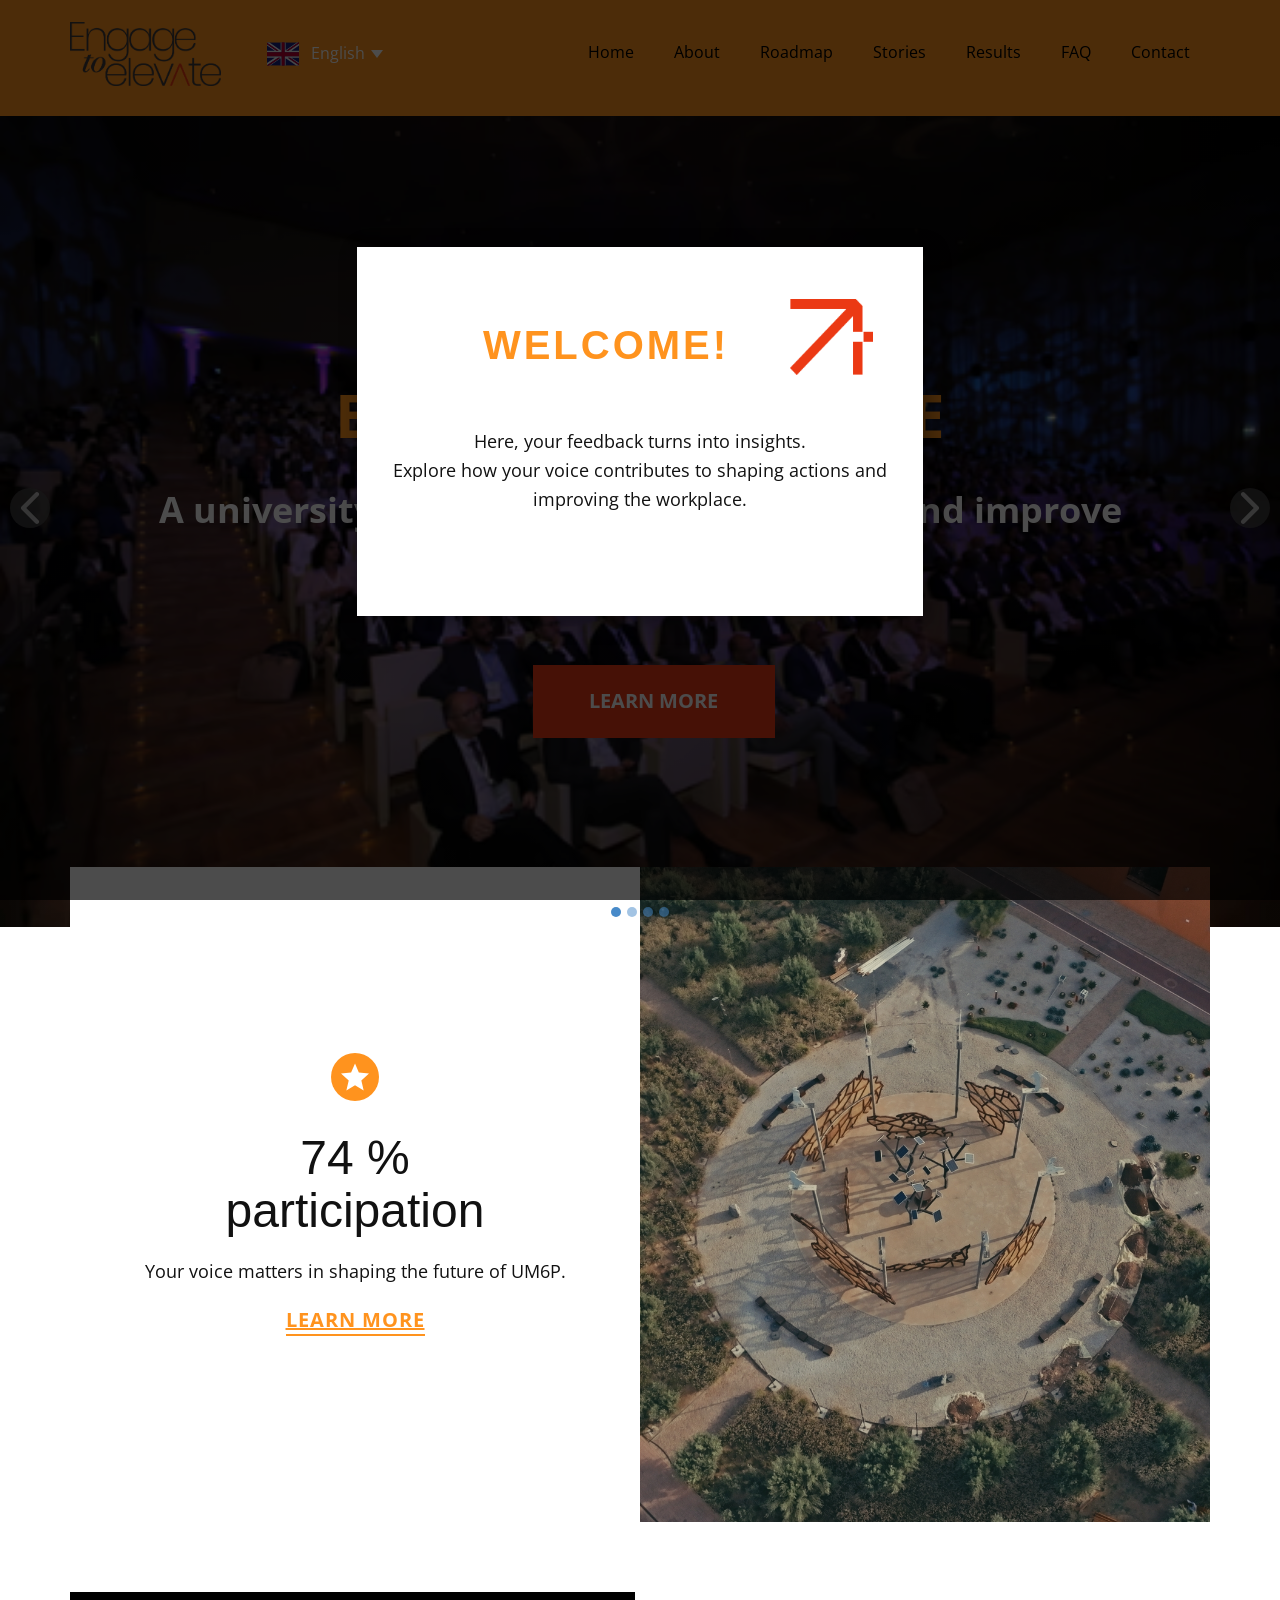
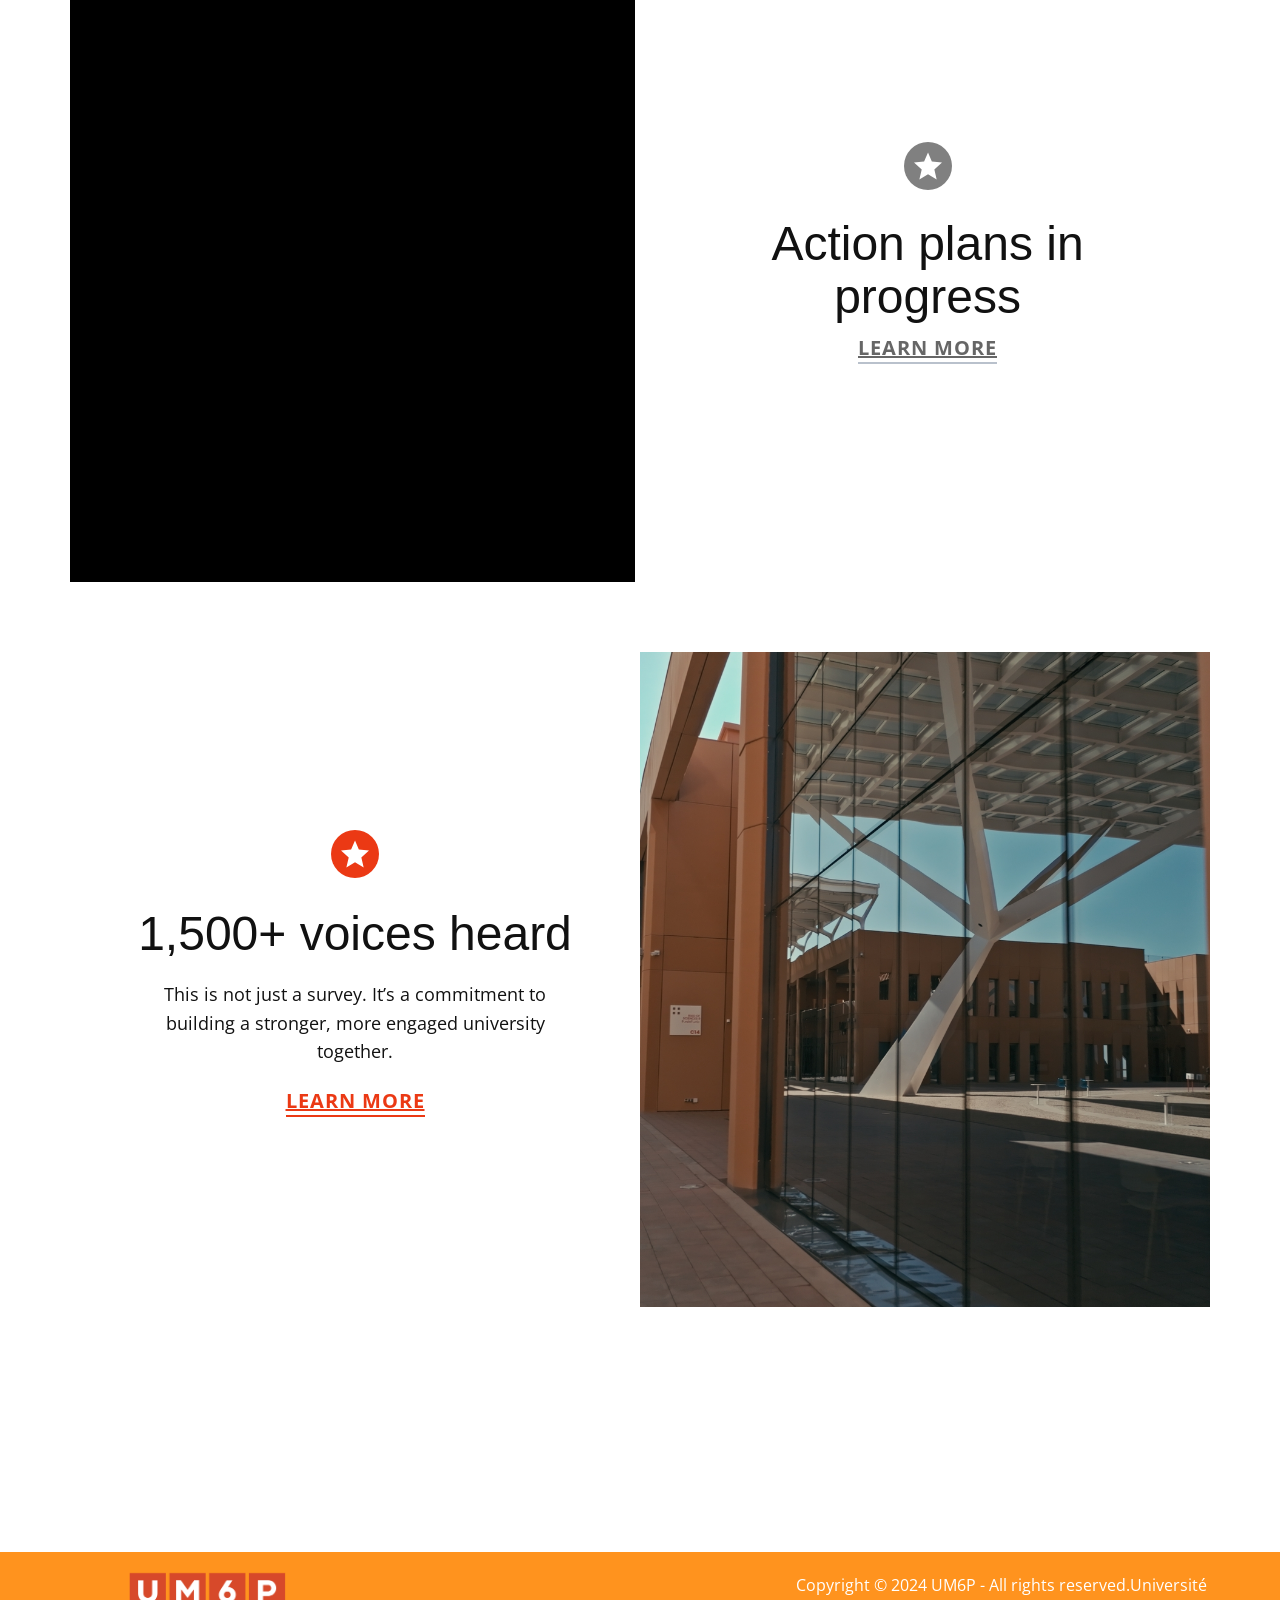
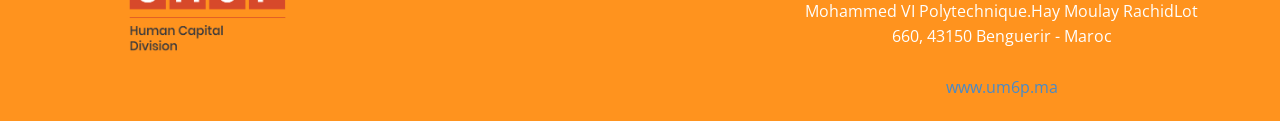
<file: index.html>
<!DOCTYPE html>
<html style="font-size: 16px;" lang="en-US"><head>
    <meta name="viewport" content="width=device-width, initial-scale=1.0">
    <meta charset="utf-8">
    <meta name="keywords" content="ENGAGE 2 ELEVATE, ​74 % participation, ​74 % participation">
    <meta name="description" content="">
    <title>E2E home</title>
    <link rel="stylesheet" href="nicepage.css" media="screen">
<link rel="stylesheet" href="index.css" media="screen">
    <script class="u-script" type="text/javascript" src="jquery.js" defer=""></script>
    <script class="u-script" type="text/javascript" src="nicepage.js" defer=""></script>
    <meta name="generator" content="Nicepage 8.4.0, nicepage.com">
    
    <link rel="icon" href="images/favicon.png">
    
    
    
    
    
    
    
    <link id="u-page-google-font" rel="stylesheet" href="https://fonts.googleapis.com/css2?display=swap&amp;family=Open+Sans:ital,wght@0,300;0,400;0,500;0,600;0,700;0,800;1,300;1,400;1,500;1,600;1,700;1,800">
    <script type="application/ld+json">{
		"@context": "http://schema.org",
		"@type": "Organization",
		"name": "engage2elevate",
		"logo": "images/Engage2ElevateLogo.png"
}</script>
    <meta name="theme-color" content="#478ac9">
    <meta property="og:title" content="E2E home">
    <meta property="og:description" content="">
    <meta property="og:type" content="website">
  <meta data-intl-tel-input-cdn-path="intlTelInput/"></head>
  <body data-home-page="E2E-home.html" data-home-page-title="E2E home" data-path-to-root="./" data-include-products="false" class="u-body u-clearfix u-overlap u-xxl-mode" data-lang="en"><header class="u-clearfix u-custom-color-1 u-header u-header" id="header"><div class="u-clearfix u-sheet u-sheet-1">
        <a href="#" class="u-image u-logo u-image-1" data-image-width="1593" data-image-height="675" data-lang-fr="#" data-lang-en="#">
          <img src="images/Engage2ElevateLogo.png" class="u-logo-image u-logo-image-1">
        </a>
        <nav class="u-menu u-menu-one-level u-offcanvas u-menu-1" role="navigation">
          <div class="menu-collapse" style="font-size: 1rem; letter-spacing: 0px;">
            <a class="u-button-style u-custom-border u-custom-left-right-menu-spacing u-custom-padding-bottom u-custom-text-active-color u-custom-text-color u-custom-text-hover-color u-custom-top-bottom-menu-spacing u-hamburger-link u-nav-link u-text-active-palette-1-base u-text-custom-color-3 u-text-hover-palette-2-base" href="#" tabindex="-1" aria-label="Open menu" aria-controls="c2e6">
              <svg class="u-svg-link" viewBox="0 0 24 24"><use xlink:href="#menu-hamburger"></use></svg>
              <svg class="u-svg-content" version="1.1" id="menu-hamburger" viewBox="0 0 16 16" x="0px" y="0px" xmlns:xlink="http://www.w3.org/1999/xlink" xmlns="http://www.w3.org/2000/svg"><g><rect y="1" width="16" height="2"></rect><rect y="7" width="16" height="2"></rect><rect y="13" width="16" height="2"></rect>
</g></svg>
            </a>
          </div>
          <div class="u-custom-menu u-nav-container">
            <ul role="menubar" class="u-nav u-unstyled u-nav-1"><li role="none" class="u-nav-item"><a role="menuitem" class="u-button-style u-nav-link u-text-active-black u-text-black u-text-hover-custom-color-3 u-nav-link-2" href="./" data-lang-fr="{&quot;content&quot;:&quot;Accueil&quot;,&quot;href&quot;:&quot;Home.html&quot;}" data-lang-en="{&quot;content&quot;:&quot;Home&quot;,&quot;href&quot;:&quot;Home.html&quot;}">Home</a>
</li><li role="none" class="u-nav-item"><a role="menuitem" class="u-button-style u-nav-link u-text-active-black u-text-black u-text-hover-custom-color-3 u-nav-link-2" href="E2E-About.html" data-lang-fr="{&quot;content&quot;:&quot;À propos&quot;,&quot;href&quot;:&quot;E2E-About.html&quot;}" data-lang-en="{&quot;content&quot;:&quot;About&quot;,&quot;href&quot;:&quot;E2E-About.html&quot;}">About</a>
</li><li role="none" class="u-nav-item"><a role="menuitem" class="u-button-style u-nav-link u-text-active-black u-text-black u-text-hover-custom-color-3 u-nav-link-2" href="E2E-Roadmap.html" data-lang-fr="{&quot;content&quot;:&quot;Feuille de route&quot;,&quot;href&quot;:&quot;E2E-Roadmap.html&quot;}" data-lang-en="{&quot;content&quot;:&quot;Roadmap&quot;,&quot;href&quot;:&quot;E2E-Roadmap.html&quot;}">Roadmap</a>
</li><li role="none" class="u-nav-item"><a role="menuitem" class="u-button-style u-nav-link u-text-active-black u-text-black u-text-hover-custom-color-3 u-nav-link-2" href="E2E-Stories.html" data-lang-fr="{&quot;content&quot;:&quot;Histoires&quot;,&quot;href&quot;:&quot;E2E-Stories.html&quot;}" data-lang-en="{&quot;content&quot;:&quot;Stories&quot;,&quot;href&quot;:&quot;E2E-Stories.html&quot;}">Stories</a>
</li><li role="none" class="u-nav-item"><a role="menuitem" class="u-button-style u-nav-link u-text-active-black u-text-black u-text-hover-custom-color-3 u-nav-link-2" href="E2E-Results.html" data-lang-en="{&quot;content&quot;:&quot;Results&quot;,&quot;href&quot;:&quot;E2E-Results.html&quot;}" data-lang-fr="{&quot;content&quot;:&quot;Résultats&quot;,&quot;href&quot;:&quot;E2E-Results.html&quot;}">Results</a>
</li><li role="none" class="u-nav-item"><a role="menuitem" class="u-button-style u-nav-link u-text-active-black u-text-black u-text-hover-custom-color-3 u-nav-link-2" href="E2E-FAQ.html" data-lang-fr="{&quot;content&quot;:&quot;FAQ&quot;,&quot;href&quot;:&quot;E2E-FAQ.html&quot;}" data-lang-en="{&quot;content&quot;:&quot;FAQ&quot;,&quot;href&quot;:&quot;E2E-FAQ.html&quot;}">FAQ</a>
</li><li role="none" class="u-nav-item"><a role="menuitem" class="u-button-style u-nav-link u-text-active-black u-text-black u-text-hover-custom-color-3 u-nav-link-2" href="E2E-Contact.html" data-lang-fr="{&quot;content&quot;:&quot;Contacter&quot;,&quot;href&quot;:&quot;E2E-Contact.html&quot;}" data-lang-en="{&quot;content&quot;:&quot;Contact&quot;,&quot;href&quot;:&quot;E2E-Contact.html&quot;}">Contact</a>
</li></ul>
          </div>
          <div class="u-custom-menu u-nav-container-collapse" id="c2e6" role="region" aria-label="Menu panel">
            <div class="u-black u-container-style u-inner-container-layout u-opacity u-opacity-95 u-sidenav">
              <div class="u-inner-container-layout u-sidenav-overflow">
                <div class="u-menu-close" tabindex="-1" aria-label="Close menu"></div>
                <ul class="u-align-center u-nav u-popupmenu-items u-unstyled u-nav-2" role="menubar"><li role="none" class="u-nav-item"><a role="menuitem" class="u-button-style u-nav-link" href="./" data-lang-fr="{&quot;content&quot;:&quot;Accueil&quot;,&quot;href&quot;:&quot;Home.html&quot;}" data-lang-en="{&quot;content&quot;:&quot;Home&quot;,&quot;href&quot;:&quot;Home.html&quot;}">Home</a>
</li><li role="none" class="u-nav-item"><a role="menuitem" class="u-button-style u-nav-link" href="E2E-About.html" data-lang-fr="{&quot;content&quot;:&quot;À propos&quot;,&quot;href&quot;:&quot;E2E-About.html&quot;}" data-lang-en="{&quot;content&quot;:&quot;About&quot;,&quot;href&quot;:&quot;E2E-About.html&quot;}">About</a>
</li><li role="none" class="u-nav-item"><a role="menuitem" class="u-button-style u-nav-link" href="E2E-Roadmap.html" data-lang-fr="{&quot;content&quot;:&quot;Feuille de route&quot;,&quot;href&quot;:&quot;E2E-Roadmap.html&quot;}" data-lang-en="{&quot;content&quot;:&quot;Roadmap&quot;,&quot;href&quot;:&quot;E2E-Roadmap.html&quot;}">Roadmap</a>
</li><li role="none" class="u-nav-item"><a role="menuitem" class="u-button-style u-nav-link" href="E2E-Stories.html" data-lang-fr="{&quot;content&quot;:&quot;Histoires&quot;,&quot;href&quot;:&quot;E2E-Stories.html&quot;}" data-lang-en="{&quot;content&quot;:&quot;Stories&quot;,&quot;href&quot;:&quot;E2E-Stories.html&quot;}">Stories</a>
</li><li role="none" class="u-nav-item"><a role="menuitem" class="u-button-style u-nav-link" href="E2E-Results.html" data-lang-en="{&quot;content&quot;:&quot;Results&quot;,&quot;href&quot;:&quot;E2E-Results.html&quot;}" data-lang-fr="{&quot;content&quot;:&quot;Résultats&quot;,&quot;href&quot;:&quot;E2E-Results.html&quot;}">Results</a>
</li><li role="none" class="u-nav-item"><a role="menuitem" class="u-button-style u-nav-link" href="E2E-FAQ.html" data-lang-fr="{&quot;content&quot;:&quot;FAQ&quot;,&quot;href&quot;:&quot;E2E-FAQ.html&quot;}" data-lang-en="{&quot;content&quot;:&quot;FAQ&quot;,&quot;href&quot;:&quot;E2E-FAQ.html&quot;}">FAQ</a>
</li><li role="none" class="u-nav-item"><a role="menuitem" class="u-button-style u-nav-link" href="E2E-Contact.html" data-lang-fr="{&quot;content&quot;:&quot;Contacter&quot;,&quot;href&quot;:&quot;E2E-Contact.html&quot;}" data-lang-en="{&quot;content&quot;:&quot;Contact&quot;,&quot;href&quot;:&quot;E2E-Contact.html&quot;}">Contact</a>
</li></ul>
              </div>
            </div>
            <div class="u-black u-menu-overlay u-opacity u-opacity-70"></div>
          </div>
        </nav>
        <div class="u-h-spacing-12 u-language u-language-content-icon-text u-language-layout-dropdown u-v-spacing-6 u-language-1">
          <a class="u-language-active u-language-url" data-lang-text="English" href="#" data-language="en">
            <svg class="u-caret u-caret-svg" version="1.1" id="Layer_1" xmlns="http://www.w3.org/2000/svg" xmlns:xlink="http://www.w3.org/1999/xlink" x="0px" y="0px" width="16px" height="16px" viewBox="0 0 16 16" style="fill:currentColor;" xml:space="preserve"><polygon class="st0" points="8,12 2,4 14,4 "></polygon></svg><span class="u-icon u-language-en u-language-icon u-icon-1"><svg xmlns="http://www.w3.org/2000/svg" xmlns:xlink="http://www.w3.org/1999/xlink" version="1.1" xml:space="preserve" class="u-svg-content" viewBox="0 0 112 112" x="0px" y="0px" style="width: 1em; height: 1em;"><rect y="16" fill="#19237F" width="112" height="80"></rect><path fill="#EDEDED" d="M47.8,16h3.5v33.7H0v-4.8h27.5L0,25.9v-3.8l33.2,22.8h7.7L0,16.8V16h8.8l39,26.9V16z M75,44.9h-7.7L109.4,16
	h-5.1L65.1,42.9V16h-3.4v33.7H112v-4.8H85.4L112,26.6v-7L75,44.9z M61.7,96h3.4V70.7l37,25.3h9.9v-0.8L73.2,68.7H81l31,21.2v-3.1
	L85.4,68.7H112v-4.8H61.7V96z M0,68.7h27.5L0,87.7v7.8l39.1-26.8h7.8L7.1,96H11l36.8-25.3V96h3.5V63.9H0V68.7z"></path><path fill="#BD0034" d="M112,16v3.6L75,44.9h-7.7L109.4,16H112z M73.2,68.7L112,95.2v-5.3L81,68.7H73.2z M40.9,44.9L0,16.8v5.3
	l33.2,22.8C33.2,44.9,40.9,44.9,40.9,44.9z M39.1,68.7L0,95.5V96h7.1l39.8-27.3H39.1z M61.7,16H51.3v33.7H0v14.2h51.3V96h10.4V63.9
	H112V49.7H61.7V16z"></path></svg></span>
          </a>
          <div class="u-border-1 u-border-grey-15 u-h-spacing-12 u-language-dropdown u-v-spacing-6 u-white">
            <a class="u-language-dropdown-url u-language-url" data-lang-text="English" href="./" data-language="en"><span class="u-icon u-language-en u-language-icon u-icon-1"><svg xmlns="http://www.w3.org/2000/svg" xmlns:xlink="http://www.w3.org/1999/xlink" version="1.1" xml:space="preserve" class="u-svg-content" viewBox="0 0 112 112" x="0px" y="0px" style="width: 1em; height: 1em;"><rect y="16" fill="#19237F" width="112" height="80"></rect><path fill="#EDEDED" d="M47.8,16h3.5v33.7H0v-4.8h27.5L0,25.9v-3.8l33.2,22.8h7.7L0,16.8V16h8.8l39,26.9V16z M75,44.9h-7.7L109.4,16
	h-5.1L65.1,42.9V16h-3.4v33.7H112v-4.8H85.4L112,26.6v-7L75,44.9z M61.7,96h3.4V70.7l37,25.3h9.9v-0.8L73.2,68.7H81l31,21.2v-3.1
	L85.4,68.7H112v-4.8H61.7V96z M0,68.7h27.5L0,87.7v7.8l39.1-26.8h7.8L7.1,96H11l36.8-25.3V96h3.5V63.9H0V68.7z"></path><path fill="#BD0034" d="M112,16v3.6L75,44.9h-7.7L109.4,16H112z M73.2,68.7L112,95.2v-5.3L81,68.7H73.2z M40.9,44.9L0,16.8v5.3
	l33.2,22.8C33.2,44.9,40.9,44.9,40.9,44.9z M39.1,68.7L0,95.5V96h7.1l39.8-27.3H39.1z M61.7,16H51.3v33.7H0v14.2h51.3V96h10.4V63.9
	H112V49.7H61.7V16z"></path></svg></span>
            </a>
            <a class="u-language-dropdown-url u-language-url" data-lang-text="French (Français)" href="./fr/" data-language="fr"><span class="u-icon u-language-fr u-language-icon u-icon-3"><svg xmlns="http://www.w3.org/2000/svg" xmlns:xlink="http://www.w3.org/1999/xlink" version="1.1" xml:space="preserve" class="u-svg-content" viewBox="0 0 112 112" x="0px" y="0px" style="width: 1em; height: 1em;"><rect y="16" fill="#EDEDED" width="112" height="80"></rect><rect y="16" fill="#323E95" width="37.3" height="80"></rect><rect x="74.7" y="16" fill="#D80031" width="37.3" height="80"></rect></svg></span>
            </a>
          </div>
        </div>
      </div></header>
    <section class="u-align-center u-clearfix u-container-align-center u-container-align-center-xl u-section-1" id="block-3">
      <div class="u-carousel u-expanded-width u-gallery u-gallery-slider u-layout-carousel u-lightbox u-no-transition u-show-text-always u-gallery-1" data-interval="5000" data-u-ride="carousel" id="carousel-6f9b">
        <ol class="u-absolute-hcenter u-carousel-indicators u-carousel-indicators-1">
          <li data-u-target="#carousel-6f9b" data-u-slide-to="0" class="u-active u-palette-1-base u-shape-circle" style="width: 10px; height: 10px; background-image: none;"></li>
          <li data-u-target="#carousel-6f9b" data-u-slide-to="1" class="u-palette-1-base u-shape-circle" style="width: 10px; height: 10px; background-image: none;"></li>
          <li data-u-target="#carousel-6f9b" data-u-slide-to="2" class="u-palette-1-base u-shape-circle" style="width: 10px; height: 10px; background-image: none;"></li>
          <li data-u-target="#carousel-6f9b" data-u-slide-to="3" class="u-palette-1-base u-shape-circle" style="width: 10px; height: 10px; background-image: none;"></li>
        </ol>
        <div class="u-carousel-inner u-gallery-inner u-gallery-inner-1" role="listbox">
          <div class="u-active u-carousel-item u-gallery-item u-carousel-item-1">
            <div class="u-back-slide" data-image-width="512" data-image-height="341">
              <img class="u-back-image u-expanded" src="images/TnTO48R0zDGHqE2wYYfIvOCslB8.png">
            </div>
            <div class="u-align-center u-over-slide u-shading u-valign-bottom-xl u-over-slide-1">
              <p class="u-gallery-text">E2E.HCD@um6p.ma</p>
            </div>
          </div>
          <div class="u-carousel-item u-gallery-item u-carousel-item-2">
            <div class="u-back-slide" data-image-width="1920" data-image-height="1080">
              <img class="u-back-image u-expanded" src="images/45Bd0wZ8ZTRojuFIY6zDGyOuw.jpg">
            </div>
            <div class="u-align-center u-over-slide u-shading u-valign-bottom-xl u-over-slide-2">
              <p class="u-gallery-text">E2E.HCD@um6p.ma</p>
            </div>
          </div>
          <div class="u-carousel-item u-gallery-item u-carousel-item-3" data-image-width="1920" data-image-height="1080">
            <div class="u-back-slide">
              <img class="u-back-image u-expanded" src="images/PmVkADJf9NwQr9Q3JwU3hY399II.jpg">
            </div>
            <div class="u-align-center u-over-slide u-shading u-valign-bottom-xl u-over-slide-3">
              <p class="u-gallery-text">E2E.HCD@um6p.ma</p>
            </div>
            <style data-mode="XL"></style>
            <style data-mode="LG" data-visited="true"></style>
            <style data-mode="MD"></style>
            <style data-mode="SM" data-visited="true"></style>
            <style data-mode="XS"></style>
          </div>
          <div class="u-carousel-item u-gallery-item u-carousel-item-4" data-image-width="1920" data-image-height="1080">
            <div class="u-back-slide">
              <img class="u-back-image u-expanded" src="images/rfebCzM9mRBfa30YneyPIo0BPg1.jpg">
            </div>
            <div class="u-align-center u-over-slide u-shading u-valign-bottom-xl u-over-slide-4">
              <p class="u-gallery-text">E2E.HCD@um6p.ma</p>
            </div>
            <style data-mode="XL"></style>
            <style data-mode="LG" data-visited="true"></style>
            <style data-mode="MD"></style>
            <style data-mode="SM" data-visited="true"></style>
            <style data-mode="XS"></style>
          </div>
        </div>
        <a class="u-absolute-vcenter u-carousel-control u-carousel-control-prev u-grey-70 u-icon-circle u-opacity u-opacity-70 u-spacing-10 u-text-white u-carousel-control-1" href="#carousel-6f9b" role="button" data-u-slide="prev"><span aria-hidden="true">
            <svg viewBox="0 0 451.847 451.847"><path d="M97.141,225.92c0-8.095,3.091-16.192,9.259-22.366L300.689,9.27c12.359-12.359,32.397-12.359,44.751,0
c12.354,12.354,12.354,32.388,0,44.748L173.525,225.92l171.903,171.909c12.354,12.354,12.354,32.391,0,44.744
c-12.354,12.365-32.386,12.365-44.745,0l-194.29-194.281C100.226,242.115,97.141,234.018,97.141,225.92z"></path></svg></span><span class="sr-only">
            <svg viewBox="0 0 451.847 451.847"><path d="M97.141,225.92c0-8.095,3.091-16.192,9.259-22.366L300.689,9.27c12.359-12.359,32.397-12.359,44.751,0
c12.354,12.354,12.354,32.388,0,44.748L173.525,225.92l171.903,171.909c12.354,12.354,12.354,32.391,0,44.744
c-12.354,12.365-32.386,12.365-44.745,0l-194.29-194.281C100.226,242.115,97.141,234.018,97.141,225.92z"></path></svg></span>
        </a>
        <a class="u-absolute-vcenter u-carousel-control u-carousel-control-next u-grey-70 u-icon-circle u-opacity u-opacity-70 u-spacing-10 u-text-white u-carousel-control-2" href="#carousel-6f9b" role="button" data-u-slide="next"><span aria-hidden="true">
            <svg viewBox="0 0 451.846 451.847"><path d="M345.441,248.292L151.154,442.573c-12.359,12.365-32.397,12.365-44.75,0c-12.354-12.354-12.354-32.391,0-44.744
L278.318,225.92L106.409,54.017c-12.354-12.359-12.354-32.394,0-44.748c12.354-12.359,32.391-12.359,44.75,0l194.287,194.284
c6.177,6.18,9.262,14.271,9.262,22.366C354.708,234.018,351.617,242.115,345.441,248.292z"></path></svg></span><span class="sr-only">
            <svg viewBox="0 0 451.846 451.847"><path d="M345.441,248.292L151.154,442.573c-12.359,12.365-32.397,12.365-44.75,0c-12.354-12.354-12.354-32.391,0-44.744
L278.318,225.92L106.409,54.017c-12.354-12.359-12.354-32.394,0-44.748c12.354-12.359,32.391-12.359,44.75,0l194.287,194.284
c6.177,6.18,9.262,14.271,9.262,22.366C354.708,234.018,351.617,242.115,345.441,248.292z"></path></svg></span>
        </a>
      </div>
      <p class="u-align-center u-hidden-md u-large-text u-text u-text-variant u-text-white u-text-1" data-animation-name="fadeIn" data-animation-duration="1000" data-animation-delay="0"> A university-wide initiative to listen, act, and improve together.</p>
      <a href="E2E-About.html" data-page-id="1856018641" class="u-active-custom-color-1 u-align-center u-btn u-button-style u-custom-color-3 u-hover-custom-color-1 u-btn-1" title="About">lEARN mORE </a>
      <p class="u-align-center u-large-text u-text u-text-custom-color-1 u-text-variant u-text-2" data-animation-name="fadeIn" data-animation-duration="1000" data-animation-delay="0">ENGAGE&nbsp;TO​ ELEVATE</p>
    </section>
    <section class="u-clearfix u-container-align-center-lg u-container-align-center-md u-container-align-center-xl u-container-align-center-xxl u-section-2" id="block-5">
      <div class="u-clearfix u-sheet u-valign-middle u-sheet-1">
        <div class="data-layout-selected u-clearfix u-expanded-width u-gutter-0 u-layout-wrap u-layout-wrap-1">
          <div class="u-layout" style="">
            <div class="u-layout-row" style="">
              <div class="u-align-center u-container-align-center u-container-style u-layout-cell u-left-cell u-size-30 u-size-xs-60 u-white u-layout-cell-1" src="">
                <div class="u-container-layout u-valign-middle u-container-layout-1"><span class="u-align-center u-custom-color-1 u-icon u-icon-circle u-icon-1"><svg class="u-svg-link" preserveAspectRatio="xMidYMin slice" viewBox="0 0 32 32" style=""><use xlink:href="#svg-92db"></use></svg><svg class="u-svg-content" viewBox="0 0 32 32" id="svg-92db"><g><path d="M20.388,10.918L32,12.118l-8.735,7.749L25.914,31.4l-9.893-6.088L6.127,31.4l2.695-11.533L0,12.118 l11.547-1.2L16.026,0.6L20.388,10.918z"></path>
</g></svg></span>
                  <h2 class="u-align-center u-text u-text-default u-text-1"> 74 % participation</h2>
                  <p class="u-align-center u-text u-text-2"> Your voice matters in shaping the future of UM6P.<br>
                  </p>
                  <a href="https://mysya.net/participatio-rate" class="u-active-none u-align-center u-border-2 u-border-custom-color-1 u-border-no-left u-border-no-right u-border-no-top u-btn u-btn-rectangle u-button-style u-hover-none u-none u-text-active-custom-color-3 u-text-custom-color-1 u-text-hover-custom-color-3 u-btn-1" title="PARTICIPATION RATE" target="_blank">lEARN MORE </a>
                </div>
              </div>
              <div class="u-align-center u-container-align-center u-container-style u-image u-layout-cell u-right-cell u-size-30 u-size-xs-60 u-image-1" src="" data-image-width="1920" data-image-height="1080">
                <div class="u-container-layout u-valign-middle u-container-layout-2" src=""></div>
              </div>
            </div>
          </div>
        </div>
      </div>
    </section>
    <section class="u-clearfix u-container-align-center u-section-3" id="block-7">
      <div class="u-clearfix u-sheet u-valign-middle-lg u-valign-middle-md u-valign-middle-sm u-valign-middle-xl u-sheet-1">
        <div class="data-layout-selected u-clearfix u-expanded-width u-gutter-10 u-layout-wrap u-layout-wrap-1">
          <div class="u-layout" style="">
            <div class="u-layout-row" style="">
              <div class="u-align-left u-black u-container-align-left u-container-style u-layout-cell u-left-cell u-size-30 u-size-xs-60 u-layout-cell-1" src="">
                <div class="u-container-layout u-valign-middle-lg u-valign-middle-md u-valign-middle-sm u-valign-middle-xs u-valign-top-xl u-container-layout-1" src="">
                  <div class="u-uploaded-video u-video u-video-contain u-video-1">
                    <div class="embed-responsive">
                      <video class="embed-responsive-item" data-autoplay="1" loop="" muted="1" autoplay="autoplay" playsinline="">
                        <source src="files/download.mp4" type="video/mp4">
                        <p>Your browser does not support HTML5 video.</p>
                      </video>
                    </div>
                  </div>
                </div>
              </div>
              <div class="u-align-left u-container-align-left u-container-align-left-lg u-container-align-left-md u-container-align-left-sm u-container-align-left-xl u-container-style u-layout-cell u-right-cell u-size-30 u-size-xs-60 u-white u-layout-cell-2">
                <div class="u-container-layout u-valign-middle-lg u-valign-middle-md u-valign-middle-sm u-container-layout-2"><span class="u-align-center u-grey-50 u-icon u-icon-circle u-icon-1"><svg class="u-svg-link" preserveAspectRatio="xMidYMin slice" viewBox="0 0 32 32" style=""><use xlink:href="#svg-034a"></use></svg><svg class="u-svg-content" viewBox="0 0 32 32" id="svg-034a"><g><path d="M20.388,10.918L32,12.118l-8.735,7.749L25.914,31.4l-9.893-6.088L6.127,31.4l2.695-11.533L0,12.118 l11.547-1.2L16.026,0.6L20.388,10.918z"></path>
</g></svg></span>
                  <h2 class="u-align-center u-text u-text-1"> Action plans in progress</h2>
                  <a href="E2E-Results.html" data-page-id="248358038" class="u-active-none u-align-center u-border-2 u-border-no-left u-border-no-right u-border-no-top u-border-palette-5-base u-btn u-btn-rectangle u-button-style u-hover-none u-none u-text-active-custom-color-3 u-text-grey-60 u-text-hover-custom-color-3 u-btn-1" title="PARTICIPATION RATE" target="_blank">lEARN MORE </a>
                </div>
              </div>
            </div>
          </div>
        </div>
      </div>
    </section>
    <section class="u-clearfix u-container-align-center u-section-4" id="block-9">
      <div class="u-clearfix u-sheet u-sheet-1">
        <div class="data-layout-selected u-clearfix u-expanded-width u-gutter-0 u-layout-wrap u-layout-wrap-1">
          <div class="u-layout" style="">
            <div class="u-layout-row" style="">
              <div class="u-align-center u-container-align-center u-container-style u-layout-cell u-left-cell u-size-30 u-size-xs-60 u-white u-layout-cell-1" src="">
                <div class="u-container-layout u-valign-middle-lg u-valign-middle-md u-valign-middle-sm u-valign-middle-xs u-container-layout-1"><span class="u-align-center u-custom-color-3 u-icon u-icon-circle u-icon-1"><svg class="u-svg-link" preserveAspectRatio="xMidYMin slice" viewBox="0 0 32 32" style=""><use xlink:href="#svg-59cd"></use></svg><svg class="u-svg-content" viewBox="0 0 32 32" id="svg-59cd"><g><path d="M20.388,10.918L32,12.118l-8.735,7.749L25.914,31.4l-9.893-6.088L6.127,31.4l2.695-11.533L0,12.118 l11.547-1.2L16.026,0.6L20.388,10.918z"></path>
</g></svg></span>
                  <h2 class="u-align-center u-text u-text-1"> 1,500+ voices heard</h2>
                  <p class="u-align-center u-text u-text-2"> This is not just a survey. It’s a commitment to building a stronger, more engaged university together.</p>
                  <a href="https://mysya.net/voices-heard" class="u-active-none u-align-center u-border-2 u-border-custom-color-3 u-border-no-left u-border-no-right u-border-no-top u-btn u-btn-rectangle u-button-style u-hover-none u-none u-text-active-custom-color-1 u-text-hover-custom-color-1 u-btn-1" title="+1500 Voice" target="_blank">LEARN MORE </a>
                </div>
              </div>
              <div class="u-align-center u-container-align-center u-container-style u-image u-layout-cell u-right-cell u-size-30 u-size-xs-60 u-image-1" src="" data-image-width="1920" data-image-height="1080">
                <div class="u-container-layout u-valign-middle u-container-layout-2" src=""></div>
              </div>
            </div>
          </div>
        </div>
      </div>
    </section>
    
    
    
    
    <footer class="u-align-center u-clearfix u-container-align-center u-container-align-center-lg u-container-align-center-md u-container-align-center-sm u-container-align-center-xl u-custom-color-1 u-footer u-footer" id="footer"><div class="u-clearfix u-sheet u-valign-middle-lg u-sheet-1">
        <a href="" class="u-image u-logo u-image-1" data-image-width="3456" data-image-height="2072" data-lang-fr="" data-lang-en="">
          <img src="images/UM6P----Human-Capital-Division.png" class="u-logo-image u-logo-image-1">
        </a>
        <p class="u-small-text u-text u-text-variant u-text-1" data-lang-fr="​Copyright © 2024 UM6P - Tous droits réservés. Université Mohammed VI Polytechnique. Hay Moulay Rachid Lot 660, 43150 Benguerir - Maroc<br><br><a href=&quot;https://eur03.safelinks.protection.outlook.com/?url=http%3A%2F%2Fwww.um6p.ma%2F&amp;amp;data=05%7C02%7CTonietta.DEVOE%40um6p.ma%7Ca66d394acc35431f78bb08de7b891f39%7C39626157a047468987a26fa645cb5cb7%7C1%7C0%7C639084026495530843%7CUnknown%7CTWFpbGZsb3d8eyJFbXB0eU1hcGkiOnRydWUsIlYiOiIwLjAuMDAwMCIsIlAiOiJXaW4zMiIsIkFOIjoiTWFpbCIsIldUIjoyfQ%3D%3D%7C0%7C%7C%7C&amp;amp;sdata=8UMZNv0HcoSWDBtUooW9el2CQZASoYXInahtbAmEhaM%3D&amp;amp;reserved=0&quot; target=&quot;_blank&quot; rel=&quot;noopener nofollow&quot; class=&quot;a_GcMg u-active-none u-border-none u-btn u-button-style u-hover-none u-none u-text-palette-1-base u-block-control u-btn-1&quot; data-lang-fr=&quot;{&amp;quot;content&amp;quot;:&amp;quot;www.um6p.ma&amp;quot;,&amp;quot;href&amp;quot;:&amp;quot;https://eur03.safelinks.protection.outlook.com/?url=http%3A%2F%2Fwww.um6p.ma%2F&amp;amp;data=05%7C02%7CTonietta.DEVOE%40um6p.ma%7Ca66d394acc35431f78bb08de7b891f39%7C39626157a047468987a26fa645cb5cb7%7C1%7C0%7C639084026495530843%7CUnknown%7CTWFpbGZsb3d8eyJFbXB0eU1hcGkiOnRydWUsIlYiOiIwLjAuMDAwMCIsIlAiOiJXaW4zMiIsIkFOIjoiTWFpbCIsIldUIjoyfQ%3D%3D%7C0%7C%7C%7C&amp;amp;sdata=8UMZNv0HcoSWDBtUooW9el2CQZASoYXInahtbAmEhaM%3D&amp;amp;reserved=0&amp;quot;}&quot; data-lang-en=&quot;{&amp;quot;content&amp;quot;:&amp;quot;www.um6p.ma&amp;quot;,&amp;quot;href&amp;quot;:&amp;quot;https://eur03.safelinks.protection.outlook.com/?url=http%3A%2F%2Fwww.um6p.ma%2F&amp;amp;data=05%7C02%7CTonietta.DEVOE%40um6p.ma%7Ca66d394acc35431f78bb08de7b891f39%7C39626157a047468987a26fa645cb5cb7%7C1%7C0%7C639084026495530843%7CUnknown%7CTWFpbGZsb3d8eyJFbXB0eU1hcGkiOnRydWUsIlYiOiIwLjAuMDAwMCIsIlAiOiJXaW4zMiIsIkFOIjoiTWFpbCIsIldUIjoyfQ%3D%3D%7C0%7C%7C%7C&amp;amp;sdata=8UMZNv0HcoSWDBtUooW9el2CQZASoYXInahtbAmEhaM%3D&amp;amp;reserved=0&amp;quot;}&quot; style=&quot;background-image: none; padding-top: 0px; padding-bottom: 0px; padding-left: 0px; padding-right: 0px&quot; data-block=&quot;297&quot;>www.um6p.ma</a>" data-lang-en="​Copyright © 2024 UM6P - All rights reserved.Université Mohammed VI Polytechnique.Hay Moulay RachidLot 660, 43150 Benguerir - Maroc<br><br><a href=&quot;https://eur03.safelinks.protection.outlook.com/?url=http%3A%2F%2Fwww.um6p.ma%2F&amp;amp;data=05%7C02%7CTonietta.DEVOE%40um6p.ma%7Ca66d394acc35431f78bb08de7b891f39%7C39626157a047468987a26fa645cb5cb7%7C1%7C0%7C639084026495530843%7CUnknown%7CTWFpbGZsb3d8eyJFbXB0eU1hcGkiOnRydWUsIlYiOiIwLjAuMDAwMCIsIlAiOiJXaW4zMiIsIkFOIjoiTWFpbCIsIldUIjoyfQ%3D%3D%7C0%7C%7C%7C&amp;amp;sdata=8UMZNv0HcoSWDBtUooW9el2CQZASoYXInahtbAmEhaM%3D&amp;amp;reserved=0&quot; target=&quot;_blank&quot; rel=&quot;noopener nofollow&quot; class=&quot;a_GcMg u-active-none u-border-none u-btn u-button-style u-hover-none u-none u-text-palette-1-base u-block-control u-btn-1&quot; data-lang-fr=&quot;{&amp;quot;content&amp;quot;:&amp;quot;www.um6p.ma&amp;quot;,&amp;quot;href&amp;quot;:&amp;quot;https://eur03.safelinks.protection.outlook.com/?url=http%3A%2F%2Fwww.um6p.ma%2F&amp;amp;data=05%7C02%7CTonietta.DEVOE%40um6p.ma%7Ca66d394acc35431f78bb08de7b891f39%7C39626157a047468987a26fa645cb5cb7%7C1%7C0%7C639084026495530843%7CUnknown%7CTWFpbGZsb3d8eyJFbXB0eU1hcGkiOnRydWUsIlYiOiIwLjAuMDAwMCIsIlAiOiJXaW4zMiIsIkFOIjoiTWFpbCIsIldUIjoyfQ%3D%3D%7C0%7C%7C%7C&amp;amp;sdata=8UMZNv0HcoSWDBtUooW9el2CQZASoYXInahtbAmEhaM%3D&amp;amp;reserved=0&amp;quot;}&quot; data-lang-en=&quot;{&amp;quot;content&amp;quot;:&amp;quot;www.um6p.ma&amp;quot;,&amp;quot;href&amp;quot;:&amp;quot;https://eur03.safelinks.protection.outlook.com/?url=http%3A%2F%2Fwww.um6p.ma%2F&amp;amp;data=05%7C02%7CTonietta.DEVOE%40um6p.ma%7Ca66d394acc35431f78bb08de7b891f39%7C39626157a047468987a26fa645cb5cb7%7C1%7C0%7C639084026495530843%7CUnknown%7CTWFpbGZsb3d8eyJFbXB0eU1hcGkiOnRydWUsIlYiOiIwLjAuMDAwMCIsIlAiOiJXaW4zMiIsIkFOIjoiTWFpbCIsIldUIjoyfQ%3D%3D%7C0%7C%7C%7C&amp;amp;sdata=8UMZNv0HcoSWDBtUooW9el2CQZASoYXInahtbAmEhaM%3D&amp;amp;reserved=0&amp;quot;}&quot; style=&quot;background-image: none; padding-top: 0px; padding-bottom: 0px; padding-left: 0px; padding-right: 0px&quot; data-block=&quot;375&quot;>www.um6p.ma</a>"> Copyright © 2024 UM6P - All rights reserved.Université Mohammed VI Polytechnique.Hay Moulay RachidLot 660, 43150 Benguerir - Maroc<br>
          <br>
          <a href="https://eur03.safelinks.protection.outlook.com/?url=http%3A%2F%2Fwww.um6p.ma%2F&amp;data=05%7C02%7CTonietta.DEVOE%40um6p.ma%7Ca66d394acc35431f78bb08de7b891f39%7C39626157a047468987a26fa645cb5cb7%7C1%7C0%7C639084026495530843%7CUnknown%7CTWFpbGZsb3d8eyJFbXB0eU1hcGkiOnRydWUsIlYiOiIwLjAuMDAwMCIsIlAiOiJXaW4zMiIsIkFOIjoiTWFpbCIsIldUIjoyfQ%3D%3D%7C0%7C%7C%7C&amp;sdata=8UMZNv0HcoSWDBtUooW9el2CQZASoYXInahtbAmEhaM%3D&amp;reserved=0" target="_blank" rel="noopener nofollow" class="a_GcMg u-active-none u-border-none u-btn u-button-style u-hover-none u-none u-text-palette-1-base u-btn-1" data-lang-fr="{&quot;content&quot;:&quot;www.um6p.ma&quot;,&quot;href&quot;:&quot;https://eur03.safelinks.protection.outlook.com/?url=http%3A%2F%2Fwww.um6p.ma%2F&amp;data=05%7C02%7CTonietta.DEVOE%40um6p.ma%7Ca66d394acc35431f78bb08de7b891f39%7C39626157a047468987a26fa645cb5cb7%7C1%7C0%7C639084026495530843%7CUnknown%7CTWFpbGZsb3d8eyJFbXB0eU1hcGkiOnRydWUsIlYiOiIwLjAuMDAwMCIsIlAiOiJXaW4zMiIsIkFOIjoiTWFpbCIsIldUIjoyfQ%3D%3D%7C0%7C%7C%7C&amp;sdata=8UMZNv0HcoSWDBtUooW9el2CQZASoYXInahtbAmEhaM%3D&amp;reserved=0&quot;}" data-lang-en="{&quot;content&quot;:&quot;www.um6p.ma&quot;,&quot;href&quot;:&quot;https://eur03.safelinks.protection.outlook.com/?url=http%3A%2F%2Fwww.um6p.ma%2F&amp;data=05%7C02%7CTonietta.DEVOE%40um6p.ma%7Ca66d394acc35431f78bb08de7b891f39%7C39626157a047468987a26fa645cb5cb7%7C1%7C0%7C639084026495530843%7CUnknown%7CTWFpbGZsb3d8eyJFbXB0eU1hcGkiOnRydWUsIlYiOiIwLjAuMDAwMCIsIlAiOiJXaW4zMiIsIkFOIjoiTWFpbCIsIldUIjoyfQ%3D%3D%7C0%7C%7C%7C&amp;sdata=8UMZNv0HcoSWDBtUooW9el2CQZASoYXInahtbAmEhaM%3D&amp;reserved=0&quot;}">www.um6p.ma</a>
        </p>
      </div></footer><span style="height: 64px; width: 64px; margin-left: 0px; margin-right: auto; margin-top: 0px; right: 5px; bottom: 280px; padding: 13px; background-image: none;" class="u-back-to-top u-custom-color-3 u-icon u-icon-circle u-opacity u-opacity-85" data-href="#"><svg class="u-svg-link" preserveAspectRatio="xMidYMin slice" viewBox="0 0 551.13 551.13"><use xmlns:xlink="http://www.w3.org/1999/xlink" xlink:href="#svg-1d98"></use></svg><svg class="u-svg-content" enable-background="new 0 0 551.13 551.13" viewBox="0 0 551.13 551.13" xmlns="http://www.w3.org/2000/svg" id="svg-1d98"><path d="m275.565 189.451 223.897 223.897h51.668l-275.565-275.565-275.565 275.565h51.668z"></path></svg></span>
  <section class="u-align-center u-black u-clearfix u-container-align-center u-container-align-center-lg u-container-align-center-md u-container-align-center-sm u-container-align-center-xl u-container-style u-dialog-block u-opacity u-opacity-70 u-valign-middle-lg u-valign-middle-md u-valign-middle-sm u-valign-middle-xs u-dialog-section-8" id="popup-b5c4" data-dialog-show-on="timer" data-dialog-show-on-list="710407325" data-dialog-show-interval="0">
      <div class="u-align-center u-container-style u-dialog u-shape-rectangle u-white u-dialog-1">
        <div class="u-container-layout u-valign-middle-lg u-valign-middle-md u-valign-middle-sm u-container-layout-1">
          <h2 class="u-align-center u-text u-text-custom-color-1 u-text-1" data-lang-en="Welcome!">Welcome!</h2>
          <p class="u-align-center u-text u-text-default-lg u-text-default-md u-text-default-sm u-text-default-xl u-text-2" data-lang-en="​Here, your feedback turns into insights.<br>
Explore how your voice contributes to shaping actions and improving the workplace."> Here, your feedback turns into insights.<br> Explore how your voice contributes to shaping actions and improving the workplace.
          </p>
        </div>
        <button class="u-dialog-close-button u-file-icon u-icon u-text-palette-1-base u-icon-1" aria-label="Close popup"><img src="images/rQeye2ru1FVRqrtTgMLfPxujuk-c60e270b.png" alt="Close" style="display:block;width:100%;height:auto;"></button>
      </div>
    </section><style>.u-dialog-section-8 .u-dialog-1 {
  width: 566px;
  min-height: 369px;
  height: auto;
  box-shadow: 5px 5px 20px 0 rgba(0,0,0,0.4);
  margin: 247px auto 60px;
}

.u-dialog-section-8 .u-container-layout-1 {
  padding: 40px 0;
}

.u-dialog-section-8 .u-text-1 {
  font-size: 2.5rem;
  text-transform: uppercase;
  letter-spacing: 3px;
  font-weight: 700;
  margin: 36px 24px 0 -44px;
}

.u-dialog-section-8 .u-text-2 {
  margin: 60px 24px 0;
}

.u-dialog-section-8 .u-icon-1 {
  width: 83px;
  height: 78px;
  left: auto;
  top: 51px;
  position: absolute;
  right: 50px;
}

@media (max-width: 1199px) {
  .u-dialog-section-8 .u-icon-1 {
    padding: 0;
  }
}

@media (max-width: 991px) {
  .u-dialog-section-8 .u-container-layout-1 {
    padding-top: 30px;
    padding-bottom: 30px;
  }
}

@media (max-width: 767px) {
  .u-dialog-section-8 .u-dialog-1 {
    width: 540px;
  }

  .u-dialog-section-8 .u-container-layout-1 {
    padding-left: 30px;
    padding-right: 30px;
  }

  .u-dialog-section-8 .u-text-1 {
    margin-left: 0;
    margin-right: 0;
  }

  .u-dialog-section-8 .u-text-2 {
    margin-left: 22px;
    margin-right: 0;
  }
}

@media (max-width: 575px) {
  .u-dialog-section-8 .u-dialog-1 {
    width: 340px;
    min-height: 295px;
    margin-top: 60px;
  }

  .u-dialog-section-8 .u-container-layout-1 {
    padding: 26px 0;
  }

  .u-dialog-section-8 .u-text-1 {
    font-size: 2.25rem;
    width: auto;
    margin-top: 29px;
    margin-right: 50px;
    margin-left: -20px;
  }

  .u-dialog-section-8 .u-text-2 {
    width: auto;
    margin-top: 12px;
    margin-left: 33px;
    margin-right: 33px;
  }

  .u-dialog-section-8 .u-icon-1 {
    width: 58px;
    height: 55px;
    top: 35px;
    right: 20px;
  }
}</style>
<script>
(function() {
  var popupId = 'popup-b5c4';
  var storageKey = 'e2e-popup-shown-en';
  var popup = document.getElementById(popupId);
  function markShown() {
    try {
      localStorage.setItem(storageKey, '1');
    } catch (e) {
      // ignore storage errors
    }
  }
  function restoreScroll() {
    try {
      document.documentElement.classList.remove('u-dialog-open-scroll');
      document.documentElement.style.overflowY = 'auto';
      document.documentElement.style.overflowX = 'hidden';
      document.body.style.overflowY = 'auto';
      document.body.style.overflowX = 'hidden';
      document.body.style.height = 'auto';
    } catch (e) {
      // ignore
    }
    if (popup) {
      popup.classList.remove('u-dialog-open');
      popup.style.display = 'none';
    }
  }
  function closePopup() {
    restoreScroll();
    markShown();
  }
  function shouldShow() {
    try {
      return localStorage.getItem(storageKey) !== '1';
    } catch (e) {
      return true;
    }
  }
  function initPopup() {
    if (!popup) {
      return;
    }
    if (!shouldShow()) {
      restoreScroll();
      return;
    }
    var button = popup.querySelector('.u-dialog-close-button');
    if (button) {
      button.addEventListener('click', closePopup);
    }
    setTimeout(closePopup, 5000);
  }
  if (document.readyState === 'loading') {
    document.addEventListener('DOMContentLoaded', initPopup);
  } else {
    initPopup();
  }
})();
</script>
</body></html>
</file>
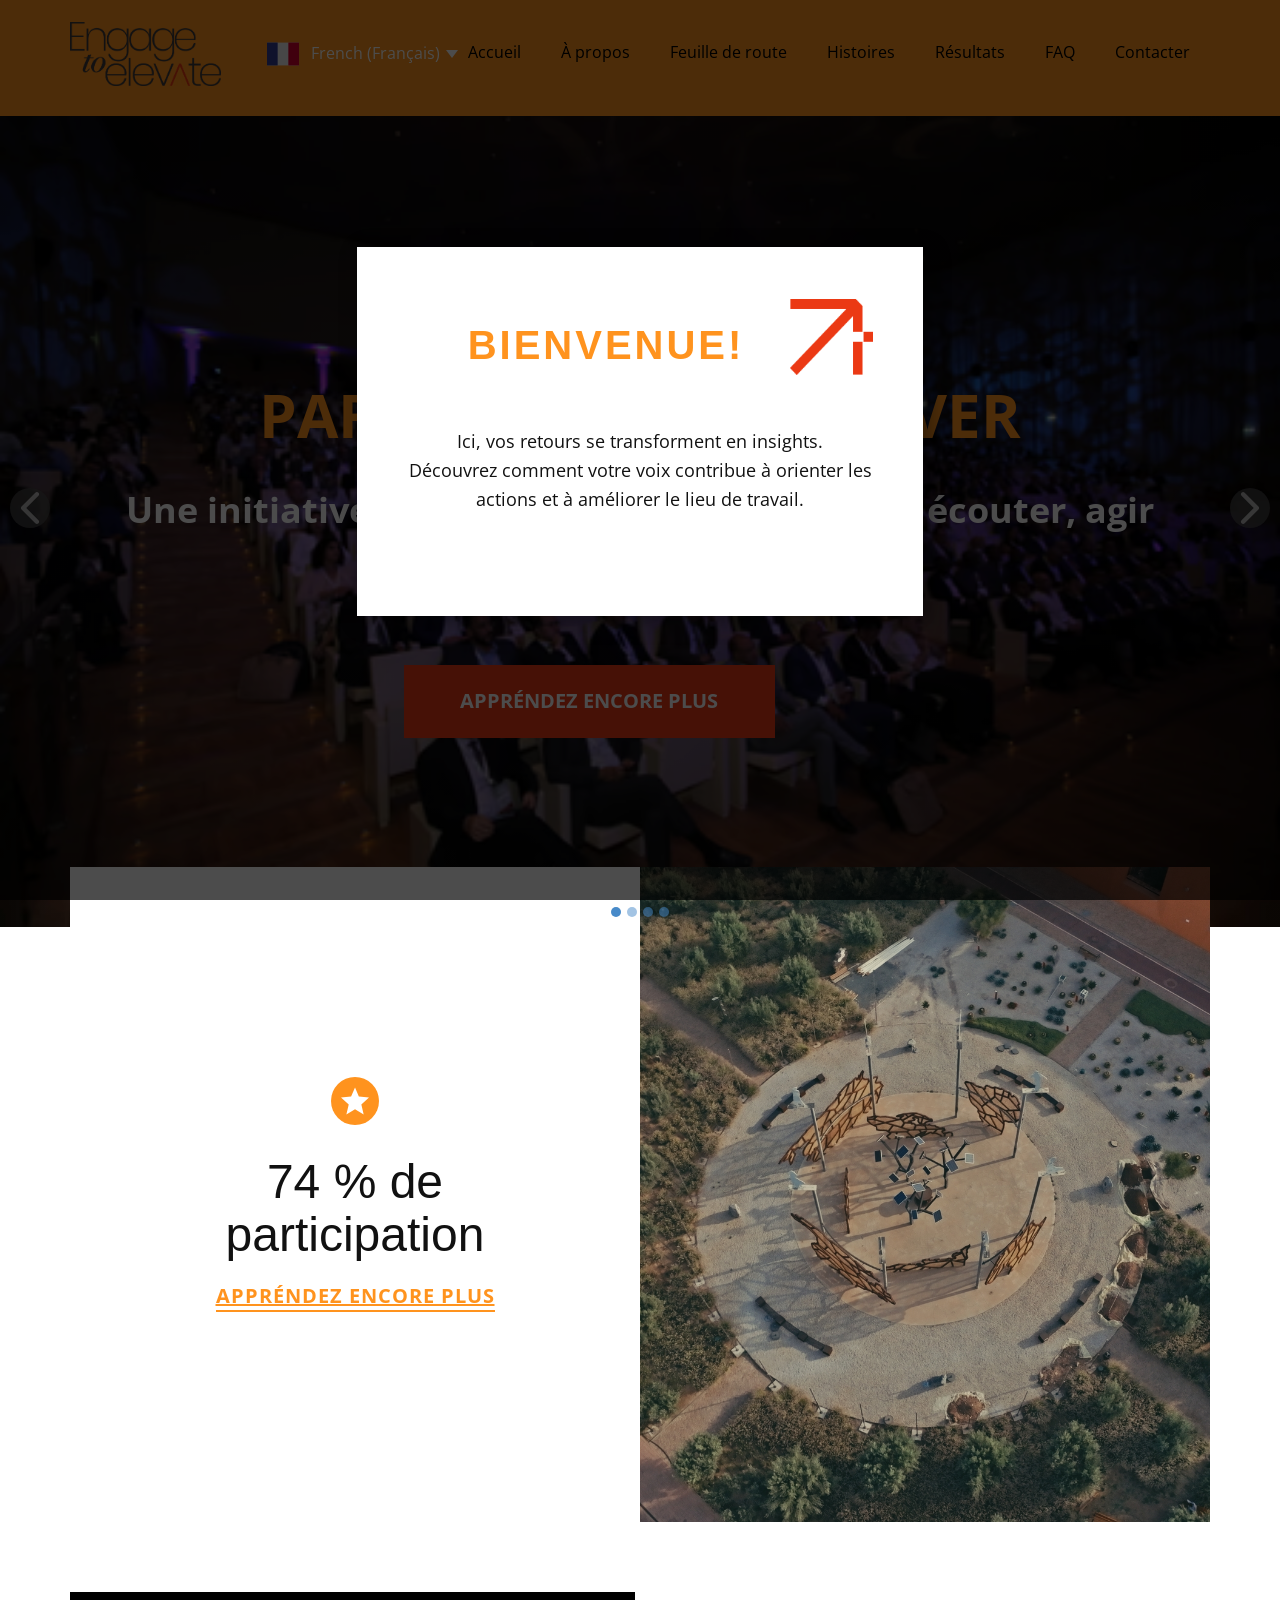
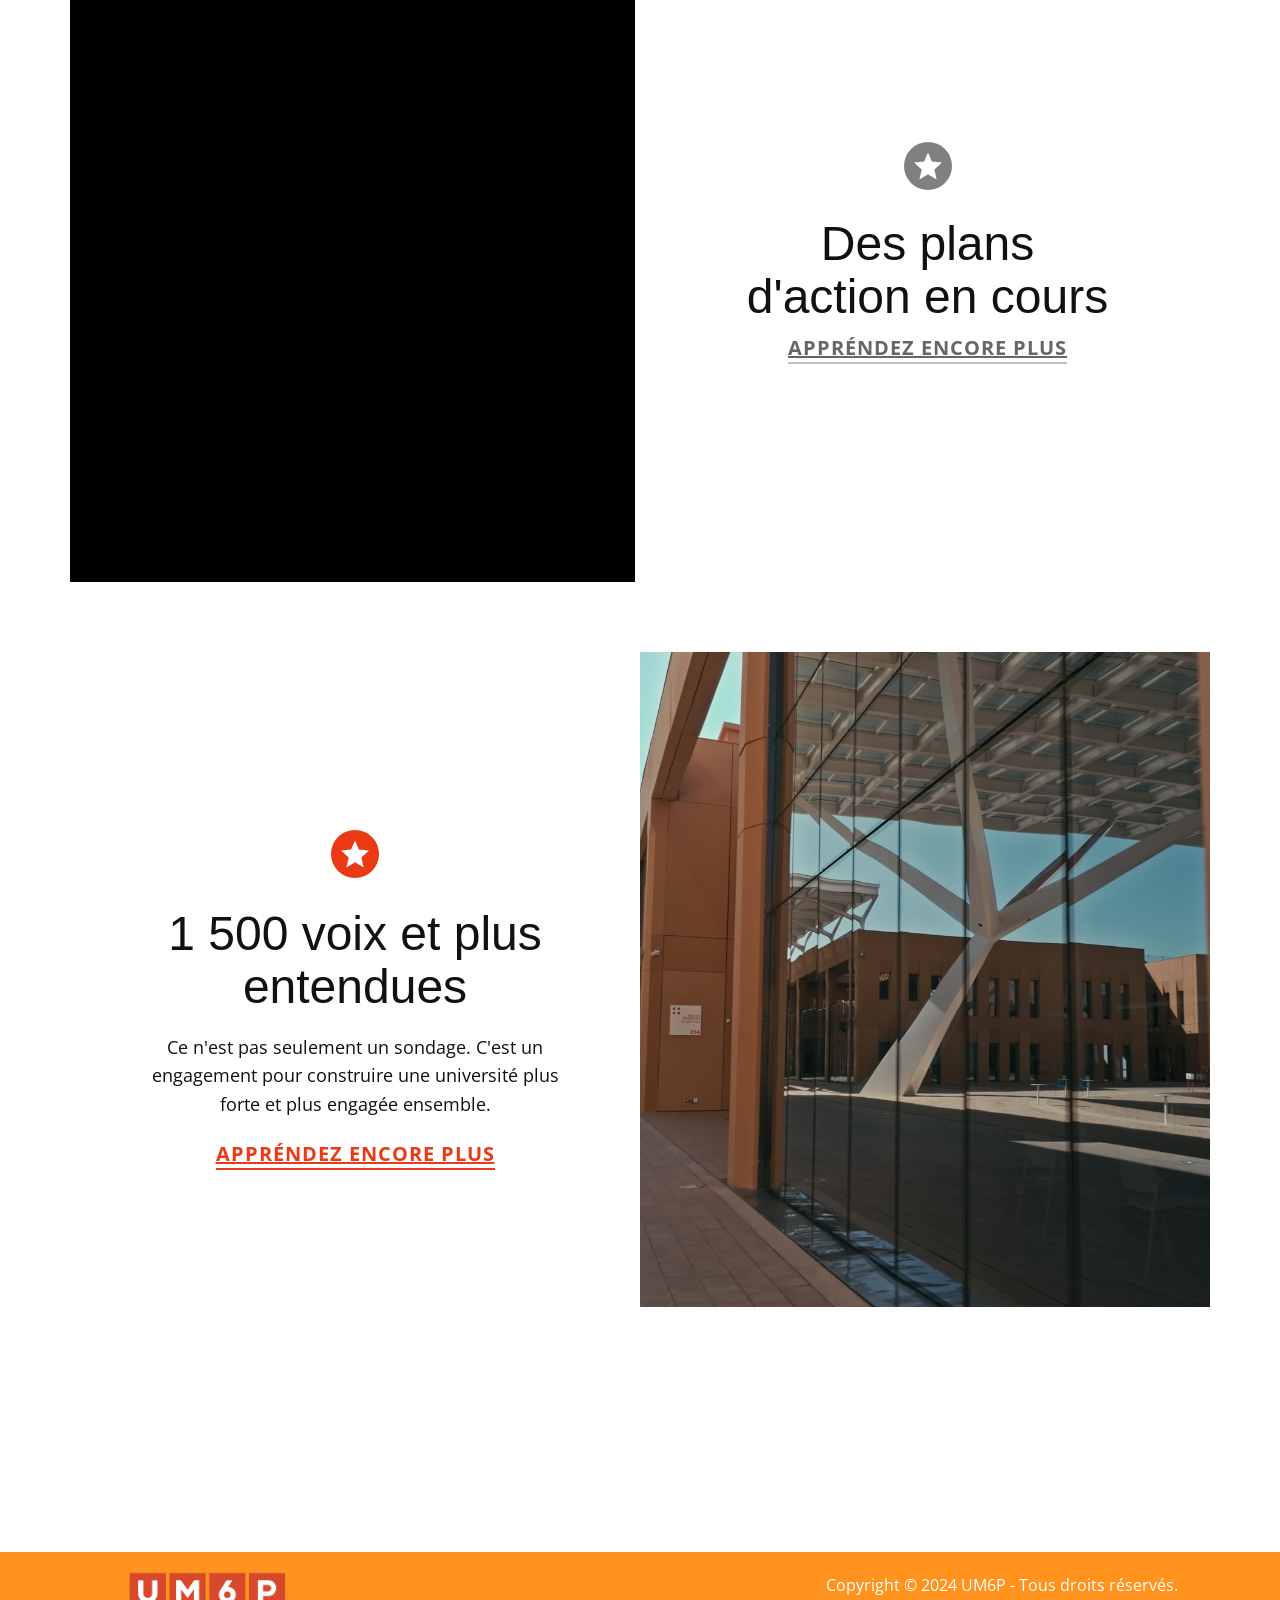
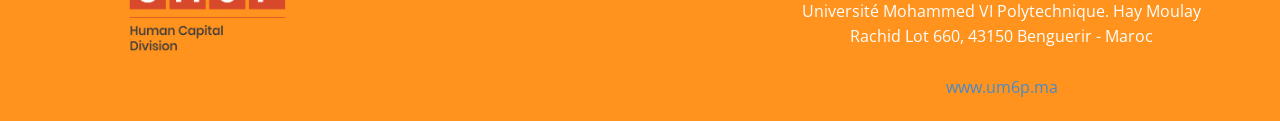
<file: fr/index.html>
<!DOCTYPE html>
<html style="font-size: 16px;" lang="fr"><head>
    <meta name="viewport" content="width=device-width, initial-scale=1.0">
    <meta charset="utf-8">
      <meta name="keywords" content="S&amp;apos;ENGAGER 2 ÉLEVER, 74 % participation">
    <meta name="description" content="">
    <title>E2E home</title>
    <link rel="stylesheet" href="../nicepage.css" media="screen">
<link rel="stylesheet" href="../index.css" media="screen">
    <script class="u-script" type="text/javascript" src="../jquery.js" defer=""></script>
    <script class="u-script" type="text/javascript" src="../nicepage.js" defer=""></script>
    <meta name="generator" content="Nicepage 8.4.0, nicepage.com">
    
    <link rel="icon" href="../images/favicon.png">
    
    
    
    
    
    
    
    <link id="u-page-google-font" rel="stylesheet" href="https://fonts.googleapis.com/css2?display=swap&amp;family=Open+Sans:ital,wght@0,300;0,400;0,500;0,600;0,700;0,800;1,300;1,400;1,500;1,600;1,700;1,800">
    <script type="application/ld+json">{
		"@context": "http://schema.org",
		"@type": "Organization",
		"name": "engage2elevate",
		"logo": "../images/Engage2ElevateLogo.png"
}</script>
    <meta name="theme-color" content="#478ac9">
    <meta property="og:title" content="">
    <meta property="og:description" content="">
    <meta property="og:type" content="website">
  </head>
  <body data-home-page="E2E-home.html" data-home-page-title="E2E home" data-path-to-root="../" data-include-products="false" class="u-body u-clearfix u-overlap u-xxl-mode" data-lang="fr"><header class="u-clearfix u-custom-color-1 u-header u-header" id="header"><div class="u-clearfix u-sheet u-sheet-1">
        <a href="#" class="u-image u-logo u-image-1" data-image-width="1593" data-image-height="675">
          <img src="../images/Engage2ElevateLogo.png" class="u-logo-image u-logo-image-1">
        </a>
        <nav class="u-menu u-menu-one-level u-offcanvas u-menu-1" role="navigation">
          <div class="menu-collapse" style="font-size: 1rem; letter-spacing: 0px;">
            <a class="u-button-style u-custom-border u-custom-left-right-menu-spacing u-custom-padding-bottom u-custom-text-active-color u-custom-text-color u-custom-text-hover-color u-custom-top-bottom-menu-spacing u-hamburger-link u-nav-link u-text-active-palette-1-base u-text-custom-color-3 u-text-hover-palette-2-base" href="#" tabindex="-1" aria-label="Open menu" aria-controls="c2e6">
              <svg class="u-svg-link" viewBox="0 0 24 24"><use xlink:href="#menu-hamburger"></use></svg>
              <svg class="u-svg-content" version="1.1" id="menu-hamburger" viewBox="0 0 16 16" x="0px" y="0px" xmlns:xlink="http://www.w3.org/1999/xlink" xmlns="http://www.w3.org/2000/svg"><g><rect y="1" width="16" height="2"></rect><rect y="7" width="16" height="2"></rect><rect y="13" width="16" height="2"></rect>
</g></svg>
            </a>
          </div>
          <div class="u-custom-menu u-nav-container">
            <ul role="menubar" class="u-nav u-unstyled u-nav-1"><li role="none" class="u-nav-item"><a role="menuitem" class="u-button-style u-nav-link u-text-active-black u-text-black u-text-hover-custom-color-3 u-nav-link-2" href="../fr/">Accueil</a>
</li><li role="none" class="u-nav-item"><a role="menuitem" class="u-button-style u-nav-link u-text-active-black u-text-black u-text-hover-custom-color-3 u-nav-link-2" href="E2E-About.html">À propos</a>
</li><li role="none" class="u-nav-item"><a role="menuitem" class="u-button-style u-nav-link u-text-active-black u-text-black u-text-hover-custom-color-3 u-nav-link-2" href="E2E-Roadmap.html">Feuille de route</a>
</li><li role="none" class="u-nav-item"><a role="menuitem" class="u-button-style u-nav-link u-text-active-black u-text-black u-text-hover-custom-color-3 u-nav-link-2" href="E2E-Stories.html">Histoires</a>
</li><li role="none" class="u-nav-item"><a role="menuitem" class="u-button-style u-nav-link u-text-active-black u-text-black u-text-hover-custom-color-3 u-nav-link-2" href="E2E-Results.html">Résultats</a>
</li><li role="none" class="u-nav-item"><a role="menuitem" class="u-button-style u-nav-link u-text-active-black u-text-black u-text-hover-custom-color-3 u-nav-link-2" href="E2E-FAQ.html">FAQ</a>
</li><li role="none" class="u-nav-item"><a role="menuitem" class="u-button-style u-nav-link u-text-active-black u-text-black u-text-hover-custom-color-3 u-nav-link-2" href="E2E-Contact.html">Contacter</a>
</li></ul>
          </div>
          <div class="u-custom-menu u-nav-container-collapse" id="c2e6" role="region" aria-label="Menu panel">
            <div class="u-black u-container-style u-inner-container-layout u-opacity u-opacity-95 u-sidenav">
              <div class="u-inner-container-layout u-sidenav-overflow">
                <div class="u-menu-close" tabindex="-1" aria-label="Close menu"></div>
                <ul class="u-align-center u-nav u-popupmenu-items u-unstyled u-nav-2" role="menubar"><li role="none" class="u-nav-item"><a role="menuitem" class="u-button-style u-nav-link" href="../fr/">Accueil</a>
</li><li role="none" class="u-nav-item"><a role="menuitem" class="u-button-style u-nav-link" href="E2E-About.html">À propos</a>
</li><li role="none" class="u-nav-item"><a role="menuitem" class="u-button-style u-nav-link" href="E2E-Roadmap.html">Feuille de route</a>
</li><li role="none" class="u-nav-item"><a role="menuitem" class="u-button-style u-nav-link" href="E2E-Stories.html">Histoires</a>
</li><li role="none" class="u-nav-item"><a role="menuitem" class="u-button-style u-nav-link" href="E2E-Results.html">Résultats</a>
</li><li role="none" class="u-nav-item"><a role="menuitem" class="u-button-style u-nav-link" href="E2E-FAQ.html">FAQ</a>
</li><li role="none" class="u-nav-item"><a role="menuitem" class="u-button-style u-nav-link" href="E2E-Contact.html">Contacter</a>
</li></ul>
              </div>
            </div>
            <div class="u-black u-menu-overlay u-opacity u-opacity-70"></div>
          </div>
        </nav>
        <div class="u-h-spacing-12 u-language u-language-content-icon-text u-language-layout-dropdown u-v-spacing-6 u-language-1">
          <a class="u-language-active u-language-url" data-lang-text="French (Français)" href="#" data-language="fr">
            <svg class="u-caret u-caret-svg" version="1.1" id="Layer_1" xmlns="http://www.w3.org/2000/svg" xmlns:xlink="http://www.w3.org/1999/xlink" x="0px" y="0px" width="16px" height="16px" viewBox="0 0 16 16" style="fill:currentColor;" xml:space="preserve"><polygon class="st0" points="8,12 2,4 14,4 "></polygon></svg>
          <span class="u-icon u-language-fr u-language-icon u-icon-3"><svg xmlns="http://www.w3.org/2000/svg" xmlns:xlink="http://www.w3.org/1999/xlink" version="1.1" xml:space="preserve" class="u-svg-content" viewBox="0 0 112 112" x="0px" y="0px" style="width: 1em; height: 1em;"><rect y="16" fill="#EDEDED" width="112" height="80"></rect><rect y="16" fill="#323E95" width="37.3" height="80"></rect><rect x="74.7" y="16" fill="#D80031" width="37.3" height="80"></rect></svg></span></a>
          <div class="u-border-1 u-border-grey-15 u-h-spacing-12 u-language-dropdown u-v-spacing-6 u-white">
            <a class="u-language-dropdown-url u-language-url" data-lang-text="English" href="../" data-language="en"><span class="u-icon u-language-en u-language-icon u-icon-1"><svg xmlns="http://www.w3.org/2000/svg" xmlns:xlink="http://www.w3.org/1999/xlink" version="1.1" xml:space="preserve" class="u-svg-content" viewBox="0 0 112 112" x="0px" y="0px" style="width: 1em; height: 1em;"><rect y="16" fill="#19237F" width="112" height="80"></rect><path fill="#EDEDED" d="M47.8,16h3.5v33.7H0v-4.8h27.5L0,25.9v-3.8l33.2,22.8h7.7L0,16.8V16h8.8l39,26.9V16z M75,44.9h-7.7L109.4,16
	h-5.1L65.1,42.9V16h-3.4v33.7H112v-4.8H85.4L112,26.6v-7L75,44.9z M61.7,96h3.4V70.7l37,25.3h9.9v-0.8L73.2,68.7H81l31,21.2v-3.1
	L85.4,68.7H112v-4.8H61.7V96z M0,68.7h27.5L0,87.7v7.8l39.1-26.8h7.8L7.1,96H11l36.8-25.3V96h3.5V63.9H0V68.7z"></path><path fill="#BD0034" d="M112,16v3.6L75,44.9h-7.7L109.4,16H112z M73.2,68.7L112,95.2v-5.3L81,68.7H73.2z M40.9,44.9L0,16.8v5.3
	l33.2,22.8C33.2,44.9,40.9,44.9,40.9,44.9z M39.1,68.7L0,95.5V96h7.1l39.8-27.3H39.1z M61.7,16H51.3v33.7H0v14.2h51.3V96h10.4V63.9
	H112V49.7H61.7V16z"></path></svg></span>
            </a>
            <a class="u-language-dropdown-url u-language-url" data-lang-text="French (Français)" href="../fr/" data-language="fr"><span class="u-icon u-language-fr u-language-icon u-icon-3"><svg xmlns="http://www.w3.org/2000/svg" xmlns:xlink="http://www.w3.org/1999/xlink" version="1.1" xml:space="preserve" class="u-svg-content" viewBox="0 0 112 112" x="0px" y="0px" style="width: 1em; height: 1em;"><rect y="16" fill="#EDEDED" width="112" height="80"></rect><rect y="16" fill="#323E95" width="37.3" height="80"></rect><rect x="74.7" y="16" fill="#D80031" width="37.3" height="80"></rect></svg></span>
            </a>
          </div>
        </div>
      </div></header>
    <section class="u-align-center u-clearfix u-container-align-center u-container-align-center-xl u-section-1" id="block-3">
      <div class="u-carousel u-expanded-width u-gallery u-gallery-slider u-layout-carousel u-lightbox u-no-transition u-show-text-always u-gallery-1" data-interval="5000" data-u-ride="carousel" id="carousel-6f9b">
        <ol class="u-absolute-hcenter u-carousel-indicators u-carousel-indicators-1">
          <li data-u-target="#carousel-6f9b" data-u-slide-to="0" class="u-active u-palette-1-base u-shape-circle" style="width: 10px; height: 10px; background-image: none;"></li>
          <li data-u-target="#carousel-6f9b" data-u-slide-to="1" class="u-palette-1-base u-shape-circle" style="width: 10px; height: 10px; background-image: none;"></li>
          <li data-u-target="#carousel-6f9b" data-u-slide-to="2" class="u-palette-1-base u-shape-circle" style="width: 10px; height: 10px; background-image: none;"></li>
          <li data-u-target="#carousel-6f9b" data-u-slide-to="3" class="u-palette-1-base u-shape-circle" style="width: 10px; height: 10px; background-image: none;"></li>
        </ol>
        <div class="u-carousel-inner u-gallery-inner u-gallery-inner-1" role="listbox">
          <div class="u-active u-carousel-item u-gallery-item u-carousel-item-1">
            <div class="u-back-slide" data-image-width="512" data-image-height="341">
              <img class="u-back-image u-expanded" src="../images/TnTO48R0zDGHqE2wYYfIvOCslB8.png">
            </div>
            <div class="u-align-center u-over-slide u-shading u-valign-bottom-xl u-over-slide-1">
              <p class="u-gallery-text">E2E.com@um6p.ma</p>
            </div>
          </div>
          <div class="u-carousel-item u-gallery-item u-carousel-item-2">
            <div class="u-back-slide" data-image-width="1920" data-image-height="1080">
              <img class="u-back-image u-expanded" src="../images/45Bd0wZ8ZTRojuFIY6zDGyOuw.jpg">
            </div>
            <div class="u-align-center u-over-slide u-shading u-valign-bottom-xl u-over-slide-2">
              <p class="u-gallery-text">E2E.com@um6p.ma</p>
            </div>
          </div>
          <div class="u-carousel-item u-gallery-item u-carousel-item-3" data-image-width="1920" data-image-height="1080">
            <div class="u-back-slide">
              <img class="u-back-image u-expanded" src="../images/PmVkADJf9NwQr9Q3JwU3hY399II.jpg">
            </div>
            <div class="u-align-center u-over-slide u-shading u-valign-bottom-xl u-over-slide-3">
              <p class="u-gallery-text">E2E.com@um6p.ma</p>
            </div>
            <style data-mode="XL"></style>
            <style data-mode="LG" data-visited="true"></style>
            <style data-mode="MD"></style>
            <style data-mode="SM" data-visited="true"></style>
            <style data-mode="XS"></style>
          </div>
          <div class="u-carousel-item u-gallery-item u-carousel-item-4" data-image-width="1920" data-image-height="1080">
            <div class="u-back-slide">
              <img class="u-back-image u-expanded" src="../images/rfebCzM9mRBfa30YneyPIo0BPg1.jpg">
            </div>
            <div class="u-align-center u-over-slide u-shading u-valign-bottom-xl u-over-slide-4">
              <p class="u-gallery-text">E2E.com@um6p.ma</p>
            </div>
            <style data-mode="XL"></style>
            <style data-mode="LG" data-visited="true"></style>
            <style data-mode="MD"></style>
            <style data-mode="SM" data-visited="true"></style>
            <style data-mode="XS"></style>
          </div>
        </div>
        <a class="u-absolute-vcenter u-carousel-control u-carousel-control-prev u-grey-70 u-icon-circle u-opacity u-opacity-70 u-spacing-10 u-text-white u-carousel-control-1" href="#carousel-6f9b" role="button" data-u-slide="prev"><span aria-hidden="true">
            <svg viewBox="0 0 451.847 451.847"><path d="M97.141,225.92c0-8.095,3.091-16.192,9.259-22.366L300.689,9.27c12.359-12.359,32.397-12.359,44.751,0
c12.354,12.354,12.354,32.388,0,44.748L173.525,225.92l171.903,171.909c12.354,12.354,12.354,32.391,0,44.744
c-12.354,12.365-32.386,12.365-44.745,0l-194.29-194.281C100.226,242.115,97.141,234.018,97.141,225.92z"></path></svg></span><span class="sr-only">
            <svg viewBox="0 0 451.847 451.847"><path d="M97.141,225.92c0-8.095,3.091-16.192,9.259-22.366L300.689,9.27c12.359-12.359,32.397-12.359,44.751,0
c12.354,12.354,12.354,32.388,0,44.748L173.525,225.92l171.903,171.909c12.354,12.354,12.354,32.391,0,44.744
c-12.354,12.365-32.386,12.365-44.745,0l-194.29-194.281C100.226,242.115,97.141,234.018,97.141,225.92z"></path></svg></span>
        </a>
        <a class="u-absolute-vcenter u-carousel-control u-carousel-control-next u-grey-70 u-icon-circle u-opacity u-opacity-70 u-spacing-10 u-text-white u-carousel-control-2" href="#carousel-6f9b" role="button" data-u-slide="next"><span aria-hidden="true">
            <svg viewBox="0 0 451.846 451.847"><path d="M345.441,248.292L151.154,442.573c-12.359,12.365-32.397,12.365-44.75,0c-12.354-12.354-12.354-32.391,0-44.744
L278.318,225.92L106.409,54.017c-12.354-12.359-12.354-32.394,0-44.748c12.354-12.359,32.391-12.359,44.75,0l194.287,194.284
c6.177,6.18,9.262,14.271,9.262,22.366C354.708,234.018,351.617,242.115,345.441,248.292z"></path></svg></span><span class="sr-only">
            <svg viewBox="0 0 451.846 451.847"><path d="M345.441,248.292L151.154,442.573c-12.359,12.365-32.397,12.365-44.75,0c-12.354-12.354-12.354-32.391,0-44.744
L278.318,225.92L106.409,54.017c-12.354-12.359-12.354-32.394,0-44.748c12.354-12.359,32.391-12.359,44.75,0l194.287,194.284
c6.177,6.18,9.262,14.271,9.262,22.366C354.708,234.018,351.617,242.115,345.441,248.292z"></path></svg></span>
        </a>
      </div>
      <p class="u-align-center u-hidden-md u-large-text u-text u-text-variant u-text-white u-text-1" data-animation-name="fadeIn" data-animation-duration="1000" data-animation-delay="0">Une initiative à l'échelle de l'université pour écouter, agir et améliorer ensemble.</p>
      <a href="E2E-About.html" data-page-id="1856018641" class="u-active-custom-color-1 u-align-center u-btn u-button-style u-custom-color-3 u-hover-custom-color-1 u-btn-1" title="About">APPRÉNDEZ ENCORE PLUS</a>
      <p class="u-align-center u-large-text u-text u-text-custom-color-1 u-text-variant u-text-2" data-animation-name="fadeIn" data-animation-duration="1000" data-animation-delay="0">PARTICIPER POUR ÉLEVER</p>
    </section>
    <section class="u-clearfix u-container-align-center-lg u-container-align-center-md u-container-align-center-xl u-container-align-center-xxl u-section-2" id="block-5">
      <div class="u-clearfix u-sheet u-valign-middle u-sheet-1">
        <div class="data-layout-selected u-clearfix u-expanded-width u-gutter-0 u-layout-wrap u-layout-wrap-1">
          <div class="u-layout" style="">
            <div class="u-layout-row" style="">
              <div class="u-align-center u-container-align-center u-container-style u-layout-cell u-left-cell u-size-30 u-size-xs-60 u-white u-layout-cell-1" src="">
                <div class="u-container-layout u-valign-middle u-container-layout-1"><span class="u-align-center u-custom-color-1 u-icon u-icon-circle u-icon-1"><svg class="u-svg-link" preserveAspectRatio="xMidYMin slice" viewBox="0 0 32 32" style=""><use xlink:href="#svg-92db"></use></svg><svg class="u-svg-content" viewBox="0 0 32 32" id="svg-92db"><g><path d="M20.388,10.918L32,12.118l-8.735,7.749L25.914,31.4l-9.893-6.088L6.127,31.4l2.695-11.533L0,12.118 l11.547-1.2L16.026,0.6L20.388,10.918z"></path>
</g></svg></span>
                  <h2 class="u-align-center u-text u-text-default u-text-1">74 % de participation</h2>
                  <a href="https://mysya.net/participatio-rate" class="u-active-none u-align-center u-border-2 u-border-custom-color-1 u-border-no-left u-border-no-right u-border-no-top u-btn u-btn-rectangle u-button-style u-hover-none u-none u-text-active-custom-color-3 u-text-custom-color-1 u-text-hover-custom-color-3 u-btn-1" title="PARTICIPATION RATE" target="_blank">APPRÉNDEZ ENCORE PLUS</a>
                </div>
              </div>
              <div class="u-align-center u-container-align-center u-container-style u-image u-layout-cell u-right-cell u-size-30 u-size-xs-60 u-image-1" src="" data-image-width="1920" data-image-height="1080">
                <div class="u-container-layout u-valign-middle u-container-layout-2" src=""></div>
              </div>
            </div>
          </div>
        </div>
      </div>
    </section>
    <section class="u-clearfix u-container-align-center u-section-3" id="block-7">
      <div class="u-clearfix u-sheet u-valign-middle-lg u-valign-middle-md u-valign-middle-sm u-valign-middle-xl u-sheet-1">
        <div class="data-layout-selected u-clearfix u-expanded-width u-gutter-10 u-layout-wrap u-layout-wrap-1">
          <div class="u-layout" style="">
            <div class="u-layout-row" style="">
              <div class="u-align-left u-black u-container-align-left u-container-style u-layout-cell u-left-cell u-size-30 u-size-xs-60 u-layout-cell-1" src="">
                <div class="u-container-layout u-valign-middle-lg u-valign-middle-md u-valign-middle-sm u-valign-middle-xs u-valign-top-xl u-container-layout-1" src="">
                  <div class="u-uploaded-video u-video u-video-contain u-video-1">
                    <div class="embed-responsive">
                      <video class="embed-responsive-item" data-autoplay="1" loop="" muted="1" autoplay="autoplay" playsinline="">
                        <source src="../files/download.mp4" type="video/mp4">
                        <p>Your browser does not support HTML5 video.</p>
                      </video>
                    </div>
                  </div>
                </div>
              </div>
              <div class="u-align-left u-container-align-left u-container-align-left-lg u-container-align-left-md u-container-align-left-sm u-container-align-left-xl u-container-style u-layout-cell u-right-cell u-size-30 u-size-xs-60 u-white u-layout-cell-2">
                <div class="u-container-layout u-valign-middle-lg u-valign-middle-md u-valign-middle-sm u-container-layout-2"><span class="u-align-center u-grey-50 u-icon u-icon-circle u-icon-1"><svg class="u-svg-link" preserveAspectRatio="xMidYMin slice" viewBox="0 0 32 32" style=""><use xlink:href="#svg-034a"></use></svg><svg class="u-svg-content" viewBox="0 0 32 32" id="svg-034a"><g><path d="M20.388,10.918L32,12.118l-8.735,7.749L25.914,31.4l-9.893-6.088L6.127,31.4l2.695-11.533L0,12.118 l11.547-1.2L16.026,0.6L20.388,10.918z"></path>
</g></svg></span>
                  <h2 class="u-align-center u-text u-text-1">Des plans d'action en cours</h2>
                  <a href="https://mysya.net/participatio-rate" class="u-active-none u-align-center u-border-2 u-border-no-left u-border-no-right u-border-no-top u-border-palette-5-base u-btn u-btn-rectangle u-button-style u-hover-none u-none u-text-active-custom-color-3 u-text-grey-60 u-text-hover-custom-color-3 u-btn-1" title="PARTICIPATION RATE" target="_blank">APPRÉNDEZ ENCORE PLUS</a>
                </div>
              </div>
            </div>
          </div>
        </div>
      </div>
    </section>
    <section class="u-clearfix u-container-align-center u-section-4" id="block-9">
      <div class="u-clearfix u-sheet u-sheet-1">
        <div class="data-layout-selected u-clearfix u-expanded-width u-gutter-0 u-layout-wrap u-layout-wrap-1">
          <div class="u-layout" style="">
            <div class="u-layout-row" style="">
              <div class="u-align-center u-container-align-center u-container-style u-layout-cell u-left-cell u-size-30 u-size-xs-60 u-white u-layout-cell-1" src="">
                <div class="u-container-layout u-valign-middle-lg u-valign-middle-md u-valign-middle-sm u-valign-middle-xs u-container-layout-1"><span class="u-align-center u-custom-color-3 u-icon u-icon-circle u-icon-1"><svg class="u-svg-link" preserveAspectRatio="xMidYMin slice" viewBox="0 0 32 32" style=""><use xlink:href="#svg-59cd"></use></svg><svg class="u-svg-content" viewBox="0 0 32 32" id="svg-59cd"><g><path d="M20.388,10.918L32,12.118l-8.735,7.749L25.914,31.4l-9.893-6.088L6.127,31.4l2.695-11.533L0,12.118 l11.547-1.2L16.026,0.6L20.388,10.918z"></path>
</g></svg></span>
                  <h2 class="u-align-center u-text u-text-1">1 500 voix et plus entendues</h2>
                  <p class="u-align-center u-text u-text-2">Ce n'est pas seulement un sondage. C'est un engagement pour construire une université plus forte et plus engagée ensemble.</p>
                  <a href="https://mysya.net/voices-heard" class="u-active-none u-align-center u-border-2 u-border-custom-color-3 u-border-no-left u-border-no-right u-border-no-top u-btn u-btn-rectangle u-button-style u-hover-none u-none u-text-active-custom-color-1 u-text-hover-custom-color-1 u-btn-1" title="+1500 Voice" target="_blank">APPRÉNDEZ ENCORE PLUS</a>
                </div>
              </div>
              <div class="u-align-center u-container-align-center u-container-style u-image u-layout-cell u-right-cell u-size-30 u-size-xs-60 u-image-1" src="" data-image-width="1920" data-image-height="1080">
                <div class="u-container-layout u-valign-middle u-container-layout-2" src=""></div>
              </div>
            </div>
          </div>
        </div>
      </div>
    </section>
    
    
    
    
    <footer class="u-align-center u-clearfix u-container-align-center u-container-align-center-lg u-container-align-center-md u-container-align-center-sm u-container-align-center-xl u-custom-color-1 u-footer u-footer" id="footer"><div class="u-clearfix u-sheet u-valign-middle-lg u-sheet-1">
        <a href="" class="u-image u-logo u-image-1" data-image-width="3456" data-image-height="2072">
          <img src="../images/UM6P----Human-Capital-Division.png" class="u-logo-image u-logo-image-1">
        </a>
        <p class="u-small-text u-text u-text-variant u-text-1">​Copyright © 2024 UM6P - Tous droits réservés. Université Mohammed VI Polytechnique. Hay Moulay Rachid Lot 660, 43150 Benguerir - Maroc<br><br><a href="https://eur03.safelinks.protection.outlook.com/?url=http%3A%2F%2Fwww.um6p.ma%2F&amp;data=05%7C02%7CTonietta.DEVOE%40um6p.ma%7Ca66d394acc35431f78bb08de7b891f39%7C39626157a047468987a26fa645cb5cb7%7C1%7C0%7C639084026495530843%7CUnknown%7CTWFpbGZsb3d8eyJFbXB0eU1hcGkiOnRydWUsIlYiOiIwLjAuMDAwMCIsIlAiOiJXaW4zMiIsIkFOIjoiTWFpbCIsIldUIjoyfQ%3D%3D%7C0%7C%7C%7C&amp;sdata=8UMZNv0HcoSWDBtUooW9el2CQZASoYXInahtbAmEhaM%3D&amp;reserved=0" target="_blank" rel="noopener nofollow" class="a_GcMg u-active-none u-border-none u-btn u-button-style u-hover-none u-none u-text-palette-1-base u-block-control u-btn-1" style="background-image: none; padding-top: 0px; padding-bottom: 0px; padding-left: 0px; padding-right: 0px" data-block="297">www.um6p.ma</a></p>
      </div></footer><span style="height: 64px; width: 64px; margin-left: 0px; margin-right: auto; margin-top: 0px; right: 5px; bottom: 280px; padding: 13px; background-image: none;" class="u-back-to-top u-custom-color-3 u-icon u-icon-circle u-opacity u-opacity-85" data-href="#"><svg class="u-svg-link" preserveAspectRatio="xMidYMin slice" viewBox="0 0 551.13 551.13"><use xmlns:xlink="http://www.w3.org/1999/xlink" xlink:href="#svg-1d98"></use></svg><svg class="u-svg-content" enable-background="new 0 0 551.13 551.13" viewBox="0 0 551.13 551.13" xmlns="http://www.w3.org/2000/svg" id="svg-1d98"><path d="m275.565 189.451 223.897 223.897h51.668l-275.565-275.565-275.565 275.565h51.668z"></path></svg></span>
  <section class="u-align-center u-black u-clearfix u-container-align-center u-container-align-center-lg u-container-align-center-md u-container-align-center-sm u-container-align-center-xl u-container-style u-dialog-block u-opacity u-opacity-70 u-valign-middle-lg u-valign-middle-md u-valign-middle-sm u-valign-middle-xs u-dialog-section-8" id="popup-b5c4" data-dialog-show-on="timer" data-dialog-show-on-list="710407325" data-dialog-show-interval="0">
      <div class="u-align-center u-container-style u-dialog u-shape-rectangle u-white u-dialog-1">
        <div class="u-container-layout u-valign-middle-lg u-valign-middle-md u-valign-middle-sm u-container-layout-1">
          <h2 class="u-align-center u-text u-text-custom-color-1 u-text-1">Bienvenue!</h2>
          <p class="u-align-center u-text u-text-default-lg u-text-default-md u-text-default-sm u-text-default-xl u-text-2">​Ici, vos retours se transforment en insights.<br>Découvrez comment votre voix contribue à orienter les actions et à améliorer le lieu de travail.</p>
        </div>
        <button class="u-dialog-close-button u-file-icon u-icon u-text-palette-1-base u-icon-1" aria-label="Close popup"><img src="../images/rQeye2ru1FVRqrtTgMLfPxujuk-c60e270b.png" alt="Close" style="display:block;width:100%;height:auto;"></button>
      </div>
    </section><style>.u-dialog-section-8 .u-dialog-1 {
  width: 566px;
  min-height: 369px;
  height: auto;
  box-shadow: 5px 5px 20px 0 rgba(0,0,0,0.4);
  margin: 247px auto 60px;
}

.u-dialog-section-8 .u-container-layout-1 {
  padding: 40px 0;
}

.u-dialog-section-8 .u-text-1 {
  font-size: 2.5rem;
  text-transform: uppercase;
  letter-spacing: 3px;
  font-weight: 700;
  margin: 36px 24px 0 -44px;
}

.u-dialog-section-8 .u-text-2 {
  margin: 60px 24px 0;
}

.u-dialog-section-8 .u-icon-1 {
  width: 83px;
  height: 78px;
  left: auto;
  top: 51px;
  position: absolute;
  right: 50px;
}

@media (max-width: 1199px) {
  .u-dialog-section-8 .u-icon-1 {
    padding: 0;
  }
}

@media (max-width: 991px) {
  .u-dialog-section-8 .u-container-layout-1 {
    padding-top: 30px;
    padding-bottom: 30px;
  }
}

@media (max-width: 767px) {
  .u-dialog-section-8 .u-dialog-1 {
    width: 540px;
  }

  .u-dialog-section-8 .u-container-layout-1 {
    padding-left: 30px;
    padding-right: 30px;
  }

  .u-dialog-section-8 .u-text-1 {
    margin-left: 0;
    margin-right: 0;
  }

  .u-dialog-section-8 .u-text-2 {
    margin-left: 22px;
    margin-right: 0;
  }
}

@media (max-width: 575px) {
  .u-dialog-section-8 .u-dialog-1 {
    width: 340px;
    min-height: 295px;
    margin-top: 60px;
  }

  .u-dialog-section-8 .u-container-layout-1 {
    padding: 26px 0;
  }

  .u-dialog-section-8 .u-text-1 {
    font-size: 2.25rem;
    width: auto;
    margin-top: 29px;
    margin-right: 50px;
    margin-left: -20px;
  }

  .u-dialog-section-8 .u-text-2 {
    width: auto;
    margin-top: 12px;
    margin-left: 33px;
    margin-right: 33px;
  }

  .u-dialog-section-8 .u-icon-1 {
    width: 58px;
    height: 55px;
    top: 35px;
    right: 20px;
  }
}</style>
<script>
(function() {
  var popupId = 'popup-b5c4';
  var storageKey = 'e2e-popup-shown-fr';
  var popup = document.getElementById(popupId);
  function markShown() {
    try {
      localStorage.setItem(storageKey, '1');
    } catch (e) {
      // ignore storage errors
    }
  }
  function restoreScroll() {
    try {
      document.documentElement.classList.remove('u-dialog-open-scroll');
      document.documentElement.style.overflowY = 'auto';
      document.documentElement.style.overflowX = 'hidden';
      document.body.style.overflowY = 'auto';
      document.body.style.overflowX = 'hidden';
      document.body.style.height = 'auto';
    } catch (e) {
      // ignore
    }
    if (popup) {
      popup.classList.remove('u-dialog-open');
      popup.style.display = 'none';
    }
  }
  function closePopup() {
    restoreScroll();
    markShown();
  }
  function shouldShow() {
    try {
      return localStorage.getItem(storageKey) !== '1';
    } catch (e) {
      return true;
    }
  }
  function initPopup() {
    if (!popup) {
      return;
    }
    if (!shouldShow()) {
      restoreScroll();
      return;
    }
    var button = popup.querySelector('.u-dialog-close-button');
    if (button) {
      button.addEventListener('click', closePopup);
    }
    setTimeout(closePopup, 5000);
  }
  if (document.readyState === 'loading') {
    document.addEventListener('DOMContentLoaded', initPopup);
  } else {
    initPopup();
  }
})();
</script>
</body></html>
</file>
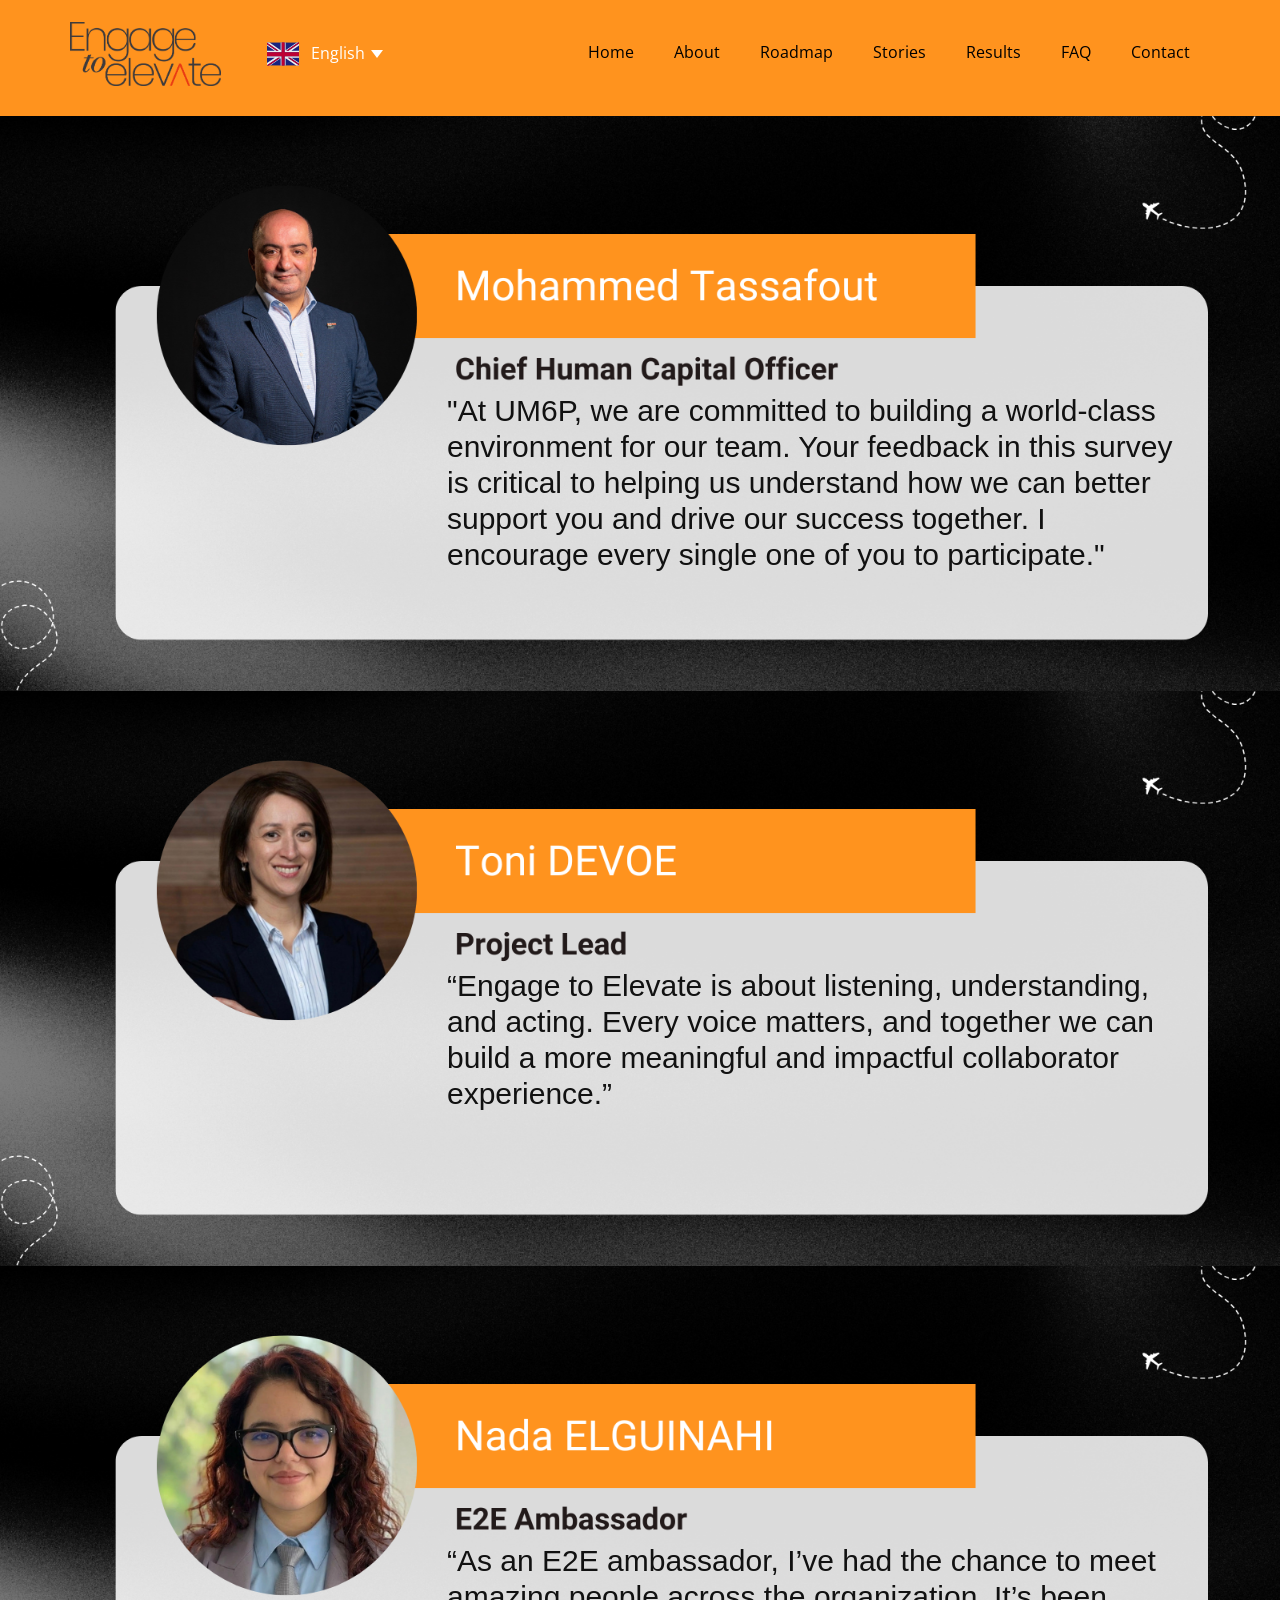
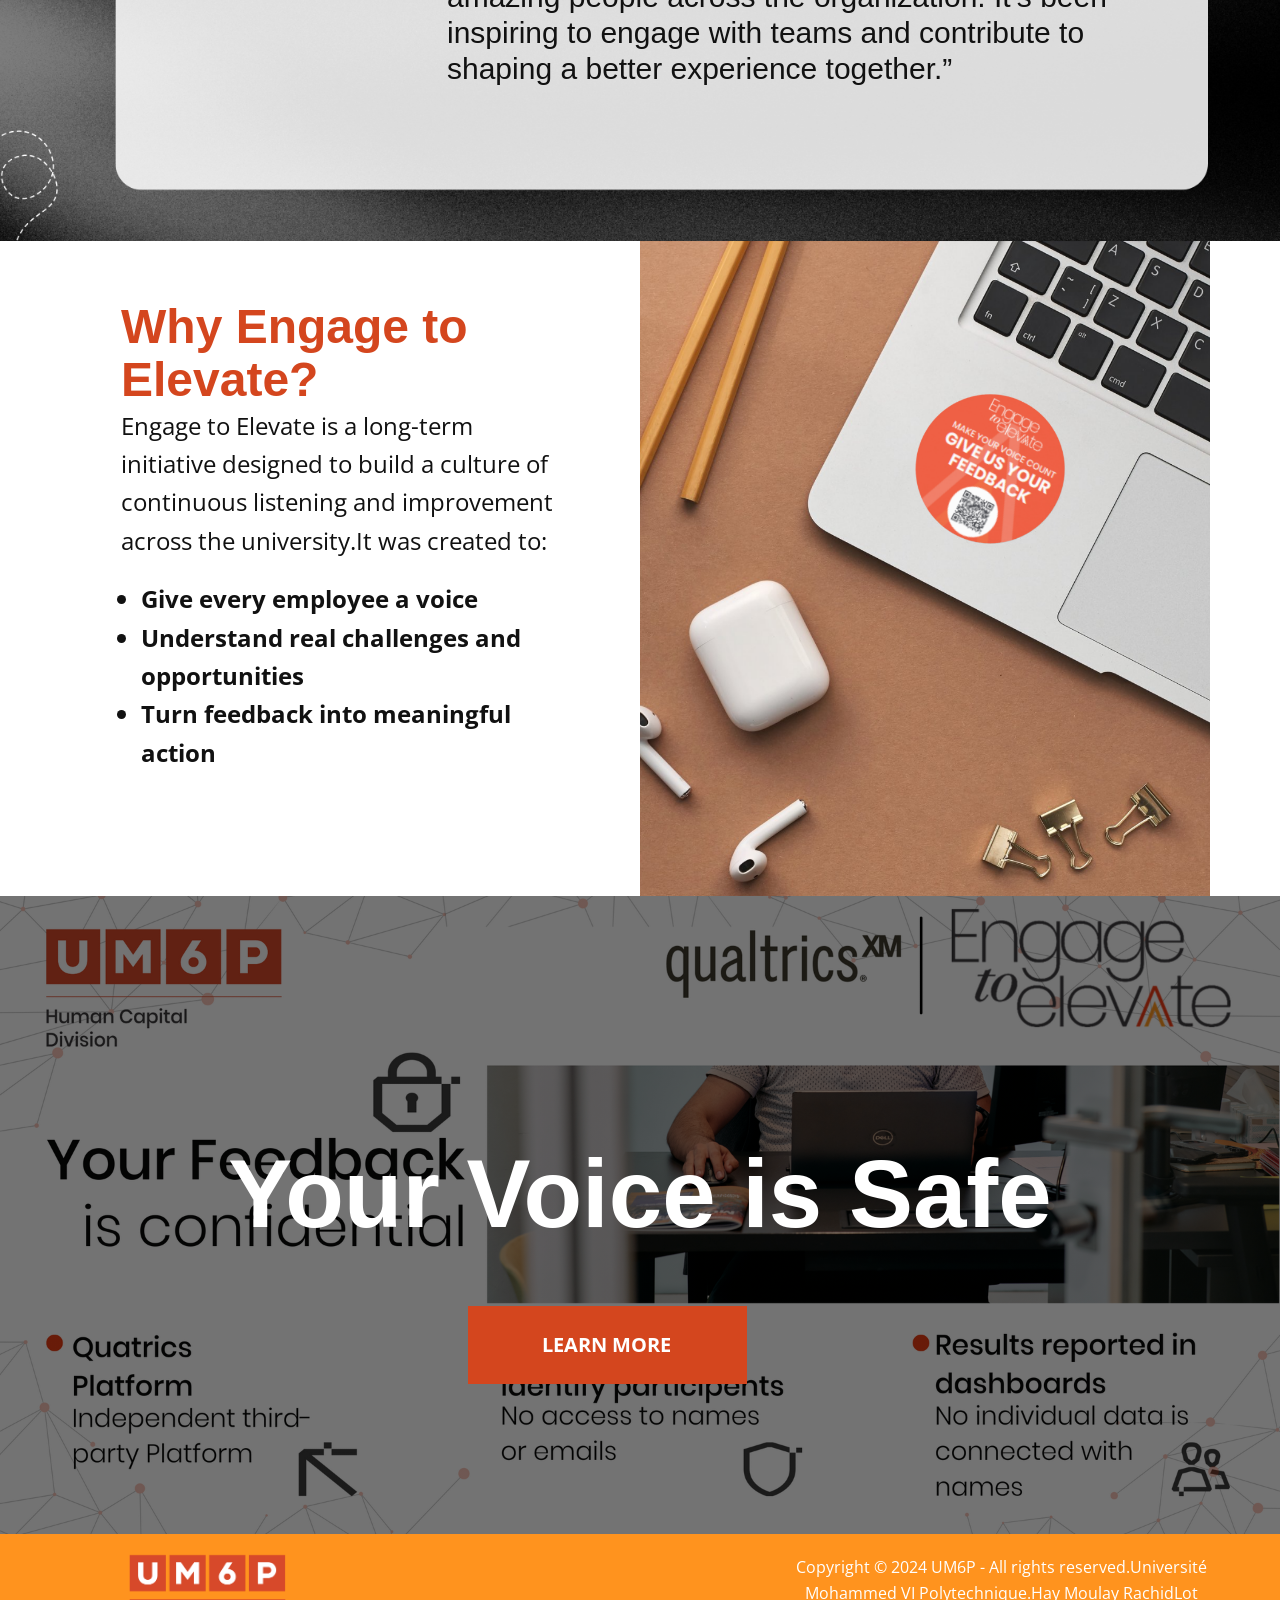
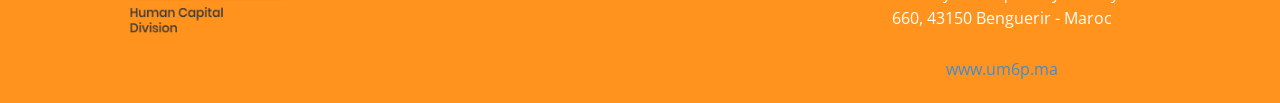
<file: E2E-About.html>
<!DOCTYPE html>
<html style="font-size: 16px;" lang="en-US"><head>
    <meta name="viewport" content="width=device-width, initial-scale=1.0">
    <meta charset="utf-8">
    <meta name="keywords" content="​Why Engage to Elevate?, ​&nbsp;​Your Voice is Safe">
    <meta name="description" content="">
    <title>E2E About</title>
    <link rel="stylesheet" href="nicepage.css" media="screen">
<link rel="stylesheet" href="E2E-About.css" media="screen">
    <script class="u-script" type="text/javascript" src="jquery.js" defer=""></script>
    <script class="u-script" type="text/javascript" src="nicepage.js" defer=""></script>
    <meta name="generator" content="Nicepage 8.4.0, nicepage.com">
    <link rel="icon" href="images/favicon.png">
    
    
    
    
    
    
    <link id="u-page-google-font" rel="stylesheet" href="https://fonts.googleapis.com/css2?display=swap&amp;family=Open+Sans:ital,wght@0,300;0,400;0,500;0,600;0,700;0,800;1,300;1,400;1,500;1,600;1,700;1,800">
    <script type="application/ld+json">{
		"@context": "http://schema.org",
		"@type": "Organization",
		"name": "engage2elevate",
		"logo": "images/Engage2ElevateLogo.png"
}</script>
    <meta name="theme-color" content="#478ac9">
    <meta property="og:title" content="E2E About">
    <meta property="og:description" content="">
    <meta property="og:type" content="website">
  <meta data-intl-tel-input-cdn-path="intlTelInput/"></head>
  <body data-path-to-root="./" data-include-products="false" class="u-body u-clearfix u-xxl-mode" data-lang="en"><header class="u-clearfix u-custom-color-1 u-header u-header" id="header"><div class="u-clearfix u-sheet u-sheet-1">
        <a href="#" class="u-image u-logo u-image-1" data-image-width="1593" data-image-height="675" data-lang-fr="#" data-lang-en="#">
          <img src="images/Engage2ElevateLogo.png" class="u-logo-image u-logo-image-1">
        </a>
        <nav class="u-menu u-menu-one-level u-offcanvas u-menu-1" role="navigation">
          <div class="menu-collapse" style="font-size: 1rem; letter-spacing: 0px;">
            <a class="u-button-style u-custom-border u-custom-left-right-menu-spacing u-custom-padding-bottom u-custom-text-active-color u-custom-text-color u-custom-text-hover-color u-custom-top-bottom-menu-spacing u-hamburger-link u-nav-link u-text-active-palette-1-base u-text-custom-color-3 u-text-hover-palette-2-base" href="#" tabindex="-1" aria-label="Open menu" aria-controls="c2e6">
              <svg class="u-svg-link" viewBox="0 0 24 24"><use xlink:href="#menu-hamburger"></use></svg>
              <svg class="u-svg-content" version="1.1" id="menu-hamburger" viewBox="0 0 16 16" x="0px" y="0px" xmlns:xlink="http://www.w3.org/1999/xlink" xmlns="http://www.w3.org/2000/svg"><g><rect y="1" width="16" height="2"></rect><rect y="7" width="16" height="2"></rect><rect y="13" width="16" height="2"></rect>
</g></svg>
            </a>
          </div>
          <div class="u-custom-menu u-nav-container">
            <ul role="menubar" class="u-nav u-unstyled u-nav-1"><li role="none" class="u-nav-item"><a role="menuitem" class="u-button-style u-nav-link u-text-active-black u-text-black u-text-hover-custom-color-3 u-nav-link-2" href="./" data-lang-fr="{&quot;content&quot;:&quot;Accueil&quot;,&quot;href&quot;:&quot;Home.html&quot;}" data-lang-en="{&quot;content&quot;:&quot;Home&quot;,&quot;href&quot;:&quot;Home.html&quot;}">Home</a>
</li><li role="none" class="u-nav-item"><a role="menuitem" class="u-button-style u-nav-link u-text-active-black u-text-black u-text-hover-custom-color-3 u-nav-link-2" href="E2E-About.html" data-lang-fr="{&quot;content&quot;:&quot;À propos&quot;,&quot;href&quot;:&quot;E2E-About.html&quot;}" data-lang-en="{&quot;content&quot;:&quot;About&quot;,&quot;href&quot;:&quot;E2E-About.html&quot;}">About</a>
</li><li role="none" class="u-nav-item"><a role="menuitem" class="u-button-style u-nav-link u-text-active-black u-text-black u-text-hover-custom-color-3 u-nav-link-2" href="E2E-Roadmap.html" data-lang-fr="{&quot;content&quot;:&quot;Feuille de route&quot;,&quot;href&quot;:&quot;E2E-Roadmap.html&quot;}" data-lang-en="{&quot;content&quot;:&quot;Roadmap&quot;,&quot;href&quot;:&quot;E2E-Roadmap.html&quot;}">Roadmap</a>
</li><li role="none" class="u-nav-item"><a role="menuitem" class="u-button-style u-nav-link u-text-active-black u-text-black u-text-hover-custom-color-3 u-nav-link-2" href="E2E-Stories.html" data-lang-fr="{&quot;content&quot;:&quot;Histoires&quot;,&quot;href&quot;:&quot;E2E-Stories.html&quot;}" data-lang-en="{&quot;content&quot;:&quot;Stories&quot;,&quot;href&quot;:&quot;E2E-Stories.html&quot;}">Stories</a>
</li><li role="none" class="u-nav-item"><a role="menuitem" class="u-button-style u-nav-link u-text-active-black u-text-black u-text-hover-custom-color-3 u-nav-link-2" href="E2E-Results.html" data-lang-en="{&quot;content&quot;:&quot;Results&quot;,&quot;href&quot;:&quot;E2E-Results.html&quot;}" data-lang-fr="{&quot;content&quot;:&quot;Résultats&quot;,&quot;href&quot;:&quot;E2E-Results.html&quot;}">Results</a>
</li><li role="none" class="u-nav-item"><a role="menuitem" class="u-button-style u-nav-link u-text-active-black u-text-black u-text-hover-custom-color-3 u-nav-link-2" href="E2E-FAQ.html" data-lang-fr="{&quot;content&quot;:&quot;FAQ&quot;,&quot;href&quot;:&quot;E2E-FAQ.html&quot;}" data-lang-en="{&quot;content&quot;:&quot;FAQ&quot;,&quot;href&quot;:&quot;E2E-FAQ.html&quot;}">FAQ</a>
</li><li role="none" class="u-nav-item"><a role="menuitem" class="u-button-style u-nav-link u-text-active-black u-text-black u-text-hover-custom-color-3 u-nav-link-2" href="E2E-Contact.html" data-lang-fr="{&quot;content&quot;:&quot;Contacter&quot;,&quot;href&quot;:&quot;E2E-Contact.html&quot;}" data-lang-en="{&quot;content&quot;:&quot;Contact&quot;,&quot;href&quot;:&quot;E2E-Contact.html&quot;}">Contact</a>
</li></ul>
          </div>
          <div class="u-custom-menu u-nav-container-collapse" id="c2e6" role="region" aria-label="Menu panel">
            <div class="u-black u-container-style u-inner-container-layout u-opacity u-opacity-95 u-sidenav">
              <div class="u-inner-container-layout u-sidenav-overflow">
                <div class="u-menu-close" tabindex="-1" aria-label="Close menu"></div>
                <ul class="u-align-center u-nav u-popupmenu-items u-unstyled u-nav-2" role="menubar"><li role="none" class="u-nav-item"><a role="menuitem" class="u-button-style u-nav-link" href="./" data-lang-fr="{&quot;content&quot;:&quot;Accueil&quot;,&quot;href&quot;:&quot;Home.html&quot;}" data-lang-en="{&quot;content&quot;:&quot;Home&quot;,&quot;href&quot;:&quot;Home.html&quot;}">Home</a>
</li><li role="none" class="u-nav-item"><a role="menuitem" class="u-button-style u-nav-link" href="E2E-About.html" data-lang-fr="{&quot;content&quot;:&quot;À propos&quot;,&quot;href&quot;:&quot;E2E-About.html&quot;}" data-lang-en="{&quot;content&quot;:&quot;About&quot;,&quot;href&quot;:&quot;E2E-About.html&quot;}">About</a>
</li><li role="none" class="u-nav-item"><a role="menuitem" class="u-button-style u-nav-link" href="E2E-Roadmap.html" data-lang-fr="{&quot;content&quot;:&quot;Feuille de route&quot;,&quot;href&quot;:&quot;E2E-Roadmap.html&quot;}" data-lang-en="{&quot;content&quot;:&quot;Roadmap&quot;,&quot;href&quot;:&quot;E2E-Roadmap.html&quot;}">Roadmap</a>
</li><li role="none" class="u-nav-item"><a role="menuitem" class="u-button-style u-nav-link" href="E2E-Stories.html" data-lang-fr="{&quot;content&quot;:&quot;Histoires&quot;,&quot;href&quot;:&quot;E2E-Stories.html&quot;}" data-lang-en="{&quot;content&quot;:&quot;Stories&quot;,&quot;href&quot;:&quot;E2E-Stories.html&quot;}">Stories</a>
</li><li role="none" class="u-nav-item"><a role="menuitem" class="u-button-style u-nav-link" href="E2E-Results.html" data-lang-en="{&quot;content&quot;:&quot;Results&quot;,&quot;href&quot;:&quot;E2E-Results.html&quot;}" data-lang-fr="{&quot;content&quot;:&quot;Résultats&quot;,&quot;href&quot;:&quot;E2E-Results.html&quot;}">Results</a>
</li><li role="none" class="u-nav-item"><a role="menuitem" class="u-button-style u-nav-link" href="E2E-FAQ.html" data-lang-fr="{&quot;content&quot;:&quot;FAQ&quot;,&quot;href&quot;:&quot;E2E-FAQ.html&quot;}" data-lang-en="{&quot;content&quot;:&quot;FAQ&quot;,&quot;href&quot;:&quot;E2E-FAQ.html&quot;}">FAQ</a>
</li><li role="none" class="u-nav-item"><a role="menuitem" class="u-button-style u-nav-link" href="E2E-Contact.html" data-lang-fr="{&quot;content&quot;:&quot;Contacter&quot;,&quot;href&quot;:&quot;E2E-Contact.html&quot;}" data-lang-en="{&quot;content&quot;:&quot;Contact&quot;,&quot;href&quot;:&quot;E2E-Contact.html&quot;}">Contact</a>
</li></ul>
              </div>
            </div>
            <div class="u-black u-menu-overlay u-opacity u-opacity-70"></div>
          </div>
        </nav>
        <div class="u-h-spacing-12 u-language u-language-content-icon-text u-language-layout-dropdown u-v-spacing-6 u-language-1">
          <a class="u-language-active u-language-url" data-lang-text="English" href="#" data-language="en">
            <svg class="u-caret u-caret-svg" version="1.1" id="Layer_1" xmlns="http://www.w3.org/2000/svg" xmlns:xlink="http://www.w3.org/1999/xlink" x="0px" y="0px" width="16px" height="16px" viewBox="0 0 16 16" style="fill:currentColor;" xml:space="preserve"><polygon class="st0" points="8,12 2,4 14,4 "></polygon></svg><span class="u-icon u-language-en u-language-icon u-icon-1"><svg xmlns="http://www.w3.org/2000/svg" xmlns:xlink="http://www.w3.org/1999/xlink" version="1.1" xml:space="preserve" class="u-svg-content" viewBox="0 0 112 112" x="0px" y="0px" style="width: 1em; height: 1em;"><rect y="16" fill="#19237F" width="112" height="80"></rect><path fill="#EDEDED" d="M47.8,16h3.5v33.7H0v-4.8h27.5L0,25.9v-3.8l33.2,22.8h7.7L0,16.8V16h8.8l39,26.9V16z M75,44.9h-7.7L109.4,16
	h-5.1L65.1,42.9V16h-3.4v33.7H112v-4.8H85.4L112,26.6v-7L75,44.9z M61.7,96h3.4V70.7l37,25.3h9.9v-0.8L73.2,68.7H81l31,21.2v-3.1
	L85.4,68.7H112v-4.8H61.7V96z M0,68.7h27.5L0,87.7v7.8l39.1-26.8h7.8L7.1,96H11l36.8-25.3V96h3.5V63.9H0V68.7z"></path><path fill="#BD0034" d="M112,16v3.6L75,44.9h-7.7L109.4,16H112z M73.2,68.7L112,95.2v-5.3L81,68.7H73.2z M40.9,44.9L0,16.8v5.3
	l33.2,22.8C33.2,44.9,40.9,44.9,40.9,44.9z M39.1,68.7L0,95.5V96h7.1l39.8-27.3H39.1z M61.7,16H51.3v33.7H0v14.2h51.3V96h10.4V63.9
	H112V49.7H61.7V16z"></path></svg></span>
          </a>
          <div class="u-border-1 u-border-grey-15 u-h-spacing-12 u-language-dropdown u-v-spacing-6 u-white">
            <a class="u-language-dropdown-url u-language-url" data-lang-text="English" href="./E2E-About.html" data-language="en"><span class="u-icon u-language-en u-language-icon u-icon-1"><svg xmlns="http://www.w3.org/2000/svg" xmlns:xlink="http://www.w3.org/1999/xlink" version="1.1" xml:space="preserve" class="u-svg-content" viewBox="0 0 112 112" x="0px" y="0px" style="width: 1em; height: 1em;"><rect y="16" fill="#19237F" width="112" height="80"></rect><path fill="#EDEDED" d="M47.8,16h3.5v33.7H0v-4.8h27.5L0,25.9v-3.8l33.2,22.8h7.7L0,16.8V16h8.8l39,26.9V16z M75,44.9h-7.7L109.4,16
	h-5.1L65.1,42.9V16h-3.4v33.7H112v-4.8H85.4L112,26.6v-7L75,44.9z M61.7,96h3.4V70.7l37,25.3h9.9v-0.8L73.2,68.7H81l31,21.2v-3.1
	L85.4,68.7H112v-4.8H61.7V96z M0,68.7h27.5L0,87.7v7.8l39.1-26.8h7.8L7.1,96H11l36.8-25.3V96h3.5V63.9H0V68.7z"></path><path fill="#BD0034" d="M112,16v3.6L75,44.9h-7.7L109.4,16H112z M73.2,68.7L112,95.2v-5.3L81,68.7H73.2z M40.9,44.9L0,16.8v5.3
	l33.2,22.8C33.2,44.9,40.9,44.9,40.9,44.9z M39.1,68.7L0,95.5V96h7.1l39.8-27.3H39.1z M61.7,16H51.3v33.7H0v14.2h51.3V96h10.4V63.9
	H112V49.7H61.7V16z"></path></svg></span>
            </a>
            <a class="u-language-dropdown-url u-language-url" data-lang-text="French (Français)" href="./fr/E2E-About.html" data-language="fr"><span class="u-icon u-language-fr u-language-icon u-icon-3"><svg xmlns="http://www.w3.org/2000/svg" xmlns:xlink="http://www.w3.org/1999/xlink" version="1.1" xml:space="preserve" class="u-svg-content" viewBox="0 0 112 112" x="0px" y="0px" style="width: 1em; height: 1em;"><rect y="16" fill="#EDEDED" width="112" height="80"></rect><rect y="16" fill="#323E95" width="37.3" height="80"></rect><rect x="74.7" y="16" fill="#D80031" width="37.3" height="80"></rect></svg></span>
            </a>
          </div>
        </div>
      </div></header>
    <section class="u-clearfix u-image u-section-1" id="block-7" data-image-width="1600" data-image-height="900">
      <div class="u-clearfix u-sheet u-sheet-1">
        <h3 class="u-align-left u-text u-text-1"> "At UM6P, we are committed to building a world-class environment for our team. Your feedback in this survey is critical to helping us understand how we can better support you and drive our success together. I encourage every single one of you to participate."<br>
        </h3>
      </div>
    </section>
    <section class="u-clearfix u-image u-section-1" id="block-toni" data-image-width="1600" data-image-height="900" style="background-image:url('images/DEVOE.png');background-size:cover;background-position:center;">
      <div class="u-clearfix u-sheet u-sheet-1">
        <h3 class="u-align-left u-text u-text-1">“Engage to Elevate is about listening, understanding, and acting. Every voice matters, and together we can build a more meaningful and impactful collaborator experience.”</h3>
      </div>
    </section>

    <section class="u-clearfix u-image u-section-1" id="block-nada" data-image-width="1600" data-image-height="900" style="background-image:url('images/NADA.png');background-size:cover;background-position:center;">
      <div class="u-clearfix u-sheet u-sheet-1">
        <h3 class="u-align-left u-text u-text-1">“As an E2E ambassador, I’ve had the chance to meet amazing people across the organization. It’s been inspiring to engage with teams and contribute to shaping a better experience together.”</h3>
      </div>
    </section>
    <section class="u-clearfix u-container-align-center u-section-2" id="block-3">
      <div class="u-clearfix u-sheet u-valign-middle-xxl u-sheet-1">
        <div class="data-layout-selected u-clearfix u-expanded-width u-gutter-0 u-layout-wrap u-layout-wrap-1">
          <div class="u-layout" style="">
            <div class="u-layout-row" style="">
              <div class="u-align-left u-container-align-left u-container-style u-layout-cell u-left-cell u-size-30 u-size-xs-60 u-white u-layout-cell-1" src="">
                <div class="u-container-layout u-valign-middle-lg u-valign-middle-md u-valign-middle-sm u-valign-middle-xs u-valign-top-xl u-container-layout-1">
                  <h2 class="u-text u-text-custom-color-2 u-text-1"> Why Engage to Elevate?</h2>
                  <p class="u-text u-text-2"> Engage to Elevate is a long-term initiative designed to build a culture of continuous listening and improvement across the university.It was created to:<br>
                  </p>
                  <ul class="u-text u-text-3">
                    <li>Give every employee a voice</li>
                    <li>Understand real challenges and opportunities</li>
                    <li>Turn feedback into meaningful action</li>
                  </ul>
                </div>
              </div>
              <div class="u-align-center u-container-align-center u-container-style u-image u-layout-cell u-right-cell u-size-30 u-size-xs-60 u-image-1" src="" data-image-width="1080" data-image-height="1080">
                <div class="u-container-layout u-valign-middle u-container-layout-2" src=""></div>
              </div>
            </div>
          </div>
        </div>
      </div>
    </section>
    <section class="u-align-center u-clearfix u-image u-shading u-section-3" id="block-5" data-image-width="3150" data-image-height="1773">
      <div class="u-clearfix u-sheet u-sheet-1">
        <h1 class="u-align-left u-text u-text-default u-title u-text-1"> Your Voice is Safe</h1>
        <a href="https://mysya.net/blog" class="u-active-custom-color-1 u-align-center u-btn u-button-style u-custom-color-2 u-hover-custom-color-1 u-btn-1" title="confidentiality" target="_blank">learn more </a>
      </div>
    </section>
    
    
    
    
    <footer class="u-align-center u-clearfix u-container-align-center u-container-align-center-lg u-container-align-center-md u-container-align-center-sm u-container-align-center-xl u-custom-color-1 u-footer u-footer" id="footer"><div class="u-clearfix u-sheet u-valign-middle-lg u-sheet-1">
        <a href="" class="u-image u-logo u-image-1" data-image-width="3456" data-image-height="2072" data-lang-fr="" data-lang-en="">
          <img src="images/UM6P----Human-Capital-Division.png" class="u-logo-image u-logo-image-1">
        </a>
        <p class="u-small-text u-text u-text-variant u-text-1" data-lang-fr="​Copyright © 2024 UM6P - Tous droits réservés. Université Mohammed VI Polytechnique. Hay Moulay Rachid Lot 660, 43150 Benguerir - Maroc<br><br><a href=&quot;https://eur03.safelinks.protection.outlook.com/?url=http%3A%2F%2Fwww.um6p.ma%2F&amp;amp;data=05%7C02%7CTonietta.DEVOE%40um6p.ma%7Ca66d394acc35431f78bb08de7b891f39%7C39626157a047468987a26fa645cb5cb7%7C1%7C0%7C639084026495530843%7CUnknown%7CTWFpbGZsb3d8eyJFbXB0eU1hcGkiOnRydWUsIlYiOiIwLjAuMDAwMCIsIlAiOiJXaW4zMiIsIkFOIjoiTWFpbCIsIldUIjoyfQ%3D%3D%7C0%7C%7C%7C&amp;amp;sdata=8UMZNv0HcoSWDBtUooW9el2CQZASoYXInahtbAmEhaM%3D&amp;amp;reserved=0&quot; target=&quot;_blank&quot; rel=&quot;noopener nofollow&quot; class=&quot;a_GcMg u-active-none u-border-none u-btn u-button-style u-hover-none u-none u-text-palette-1-base u-block-control u-btn-1&quot; data-lang-fr=&quot;{&amp;quot;content&amp;quot;:&amp;quot;www.um6p.ma&amp;quot;,&amp;quot;href&amp;quot;:&amp;quot;https://eur03.safelinks.protection.outlook.com/?url=http%3A%2F%2Fwww.um6p.ma%2F&amp;amp;data=05%7C02%7CTonietta.DEVOE%40um6p.ma%7Ca66d394acc35431f78bb08de7b891f39%7C39626157a047468987a26fa645cb5cb7%7C1%7C0%7C639084026495530843%7CUnknown%7CTWFpbGZsb3d8eyJFbXB0eU1hcGkiOnRydWUsIlYiOiIwLjAuMDAwMCIsIlAiOiJXaW4zMiIsIkFOIjoiTWFpbCIsIldUIjoyfQ%3D%3D%7C0%7C%7C%7C&amp;amp;sdata=8UMZNv0HcoSWDBtUooW9el2CQZASoYXInahtbAmEhaM%3D&amp;amp;reserved=0&amp;quot;}&quot; data-lang-en=&quot;{&amp;quot;content&amp;quot;:&amp;quot;www.um6p.ma&amp;quot;,&amp;quot;href&amp;quot;:&amp;quot;https://eur03.safelinks.protection.outlook.com/?url=http%3A%2F%2Fwww.um6p.ma%2F&amp;amp;data=05%7C02%7CTonietta.DEVOE%40um6p.ma%7Ca66d394acc35431f78bb08de7b891f39%7C39626157a047468987a26fa645cb5cb7%7C1%7C0%7C639084026495530843%7CUnknown%7CTWFpbGZsb3d8eyJFbXB0eU1hcGkiOnRydWUsIlYiOiIwLjAuMDAwMCIsIlAiOiJXaW4zMiIsIkFOIjoiTWFpbCIsIldUIjoyfQ%3D%3D%7C0%7C%7C%7C&amp;amp;sdata=8UMZNv0HcoSWDBtUooW9el2CQZASoYXInahtbAmEhaM%3D&amp;amp;reserved=0&amp;quot;}&quot; style=&quot;background-image: none; padding-top: 0px; padding-bottom: 0px; padding-left: 0px; padding-right: 0px&quot; data-block=&quot;297&quot;>www.um6p.ma</a>" data-lang-en="​Copyright © 2024 UM6P - All rights reserved.Université Mohammed VI Polytechnique.Hay Moulay RachidLot 660, 43150 Benguerir - Maroc<br><br><a href=&quot;https://eur03.safelinks.protection.outlook.com/?url=http%3A%2F%2Fwww.um6p.ma%2F&amp;amp;data=05%7C02%7CTonietta.DEVOE%40um6p.ma%7Ca66d394acc35431f78bb08de7b891f39%7C39626157a047468987a26fa645cb5cb7%7C1%7C0%7C639084026495530843%7CUnknown%7CTWFpbGZsb3d8eyJFbXB0eU1hcGkiOnRydWUsIlYiOiIwLjAuMDAwMCIsIlAiOiJXaW4zMiIsIkFOIjoiTWFpbCIsIldUIjoyfQ%3D%3D%7C0%7C%7C%7C&amp;amp;sdata=8UMZNv0HcoSWDBtUooW9el2CQZASoYXInahtbAmEhaM%3D&amp;amp;reserved=0&quot; target=&quot;_blank&quot; rel=&quot;noopener nofollow&quot; class=&quot;a_GcMg u-active-none u-border-none u-btn u-button-style u-hover-none u-none u-text-palette-1-base u-block-control u-btn-1&quot; data-lang-fr=&quot;{&amp;quot;content&amp;quot;:&amp;quot;www.um6p.ma&amp;quot;,&amp;quot;href&amp;quot;:&amp;quot;https://eur03.safelinks.protection.outlook.com/?url=http%3A%2F%2Fwww.um6p.ma%2F&amp;amp;data=05%7C02%7CTonietta.DEVOE%40um6p.ma%7Ca66d394acc35431f78bb08de7b891f39%7C39626157a047468987a26fa645cb5cb7%7C1%7C0%7C639084026495530843%7CUnknown%7CTWFpbGZsb3d8eyJFbXB0eU1hcGkiOnRydWUsIlYiOiIwLjAuMDAwMCIsIlAiOiJXaW4zMiIsIkFOIjoiTWFpbCIsIldUIjoyfQ%3D%3D%7C0%7C%7C%7C&amp;amp;sdata=8UMZNv0HcoSWDBtUooW9el2CQZASoYXInahtbAmEhaM%3D&amp;amp;reserved=0&amp;quot;}&quot; data-lang-en=&quot;{&amp;quot;content&amp;quot;:&amp;quot;www.um6p.ma&amp;quot;,&amp;quot;href&amp;quot;:&amp;quot;https://eur03.safelinks.protection.outlook.com/?url=http%3A%2F%2Fwww.um6p.ma%2F&amp;amp;data=05%7C02%7CTonietta.DEVOE%40um6p.ma%7Ca66d394acc35431f78bb08de7b891f39%7C39626157a047468987a26fa645cb5cb7%7C1%7C0%7C639084026495530843%7CUnknown%7CTWFpbGZsb3d8eyJFbXB0eU1hcGkiOnRydWUsIlYiOiIwLjAuMDAwMCIsIlAiOiJXaW4zMiIsIkFOIjoiTWFpbCIsIldUIjoyfQ%3D%3D%7C0%7C%7C%7C&amp;amp;sdata=8UMZNv0HcoSWDBtUooW9el2CQZASoYXInahtbAmEhaM%3D&amp;amp;reserved=0&amp;quot;}&quot; style=&quot;background-image: none; padding-top: 0px; padding-bottom: 0px; padding-left: 0px; padding-right: 0px&quot; data-block=&quot;375&quot;>www.um6p.ma</a>"> Copyright © 2024 UM6P - All rights reserved.Université Mohammed VI Polytechnique.Hay Moulay RachidLot 660, 43150 Benguerir - Maroc<br>
          <br>
          <a href="https://eur03.safelinks.protection.outlook.com/?url=http%3A%2F%2Fwww.um6p.ma%2F&amp;data=05%7C02%7CTonietta.DEVOE%40um6p.ma%7Ca66d394acc35431f78bb08de7b891f39%7C39626157a047468987a26fa645cb5cb7%7C1%7C0%7C639084026495530843%7CUnknown%7CTWFpbGZsb3d8eyJFbXB0eU1hcGkiOnRydWUsIlYiOiIwLjAuMDAwMCIsIlAiOiJXaW4zMiIsIkFOIjoiTWFpbCIsIldUIjoyfQ%3D%3D%7C0%7C%7C%7C&amp;sdata=8UMZNv0HcoSWDBtUooW9el2CQZASoYXInahtbAmEhaM%3D&amp;reserved=0" target="_blank" rel="noopener nofollow" class="a_GcMg u-active-none u-border-none u-btn u-button-style u-hover-none u-none u-text-palette-1-base u-btn-1" data-lang-fr="{&quot;content&quot;:&quot;www.um6p.ma&quot;,&quot;href&quot;:&quot;https://eur03.safelinks.protection.outlook.com/?url=http%3A%2F%2Fwww.um6p.ma%2F&amp;data=05%7C02%7CTonietta.DEVOE%40um6p.ma%7Ca66d394acc35431f78bb08de7b891f39%7C39626157a047468987a26fa645cb5cb7%7C1%7C0%7C639084026495530843%7CUnknown%7CTWFpbGZsb3d8eyJFbXB0eU1hcGkiOnRydWUsIlYiOiIwLjAuMDAwMCIsIlAiOiJXaW4zMiIsIkFOIjoiTWFpbCIsIldUIjoyfQ%3D%3D%7C0%7C%7C%7C&amp;sdata=8UMZNv0HcoSWDBtUooW9el2CQZASoYXInahtbAmEhaM%3D&amp;reserved=0&quot;}" data-lang-en="{&quot;content&quot;:&quot;www.um6p.ma&quot;,&quot;href&quot;:&quot;https://eur03.safelinks.protection.outlook.com/?url=http%3A%2F%2Fwww.um6p.ma%2F&amp;data=05%7C02%7CTonietta.DEVOE%40um6p.ma%7Ca66d394acc35431f78bb08de7b891f39%7C39626157a047468987a26fa645cb5cb7%7C1%7C0%7C639084026495530843%7CUnknown%7CTWFpbGZsb3d8eyJFbXB0eU1hcGkiOnRydWUsIlYiOiIwLjAuMDAwMCIsIlAiOiJXaW4zMiIsIkFOIjoiTWFpbCIsIldUIjoyfQ%3D%3D%7C0%7C%7C%7C&amp;sdata=8UMZNv0HcoSWDBtUooW9el2CQZASoYXInahtbAmEhaM%3D&amp;reserved=0&quot;}">www.um6p.ma</a>
        </p>
      </div></footer><span style="height: 64px; width: 64px; margin-left: 0px; margin-right: auto; margin-top: 0px; right: 5px; bottom: 280px; padding: 13px; background-image: none;" class="u-back-to-top u-custom-color-3 u-icon u-icon-circle u-opacity u-opacity-85" data-href="#"><svg class="u-svg-link" preserveAspectRatio="xMidYMin slice" viewBox="0 0 551.13 551.13"><use xmlns:xlink="http://www.w3.org/1999/xlink" xlink:href="#svg-1d98"></use></svg><svg class="u-svg-content" enable-background="new 0 0 551.13 551.13" viewBox="0 0 551.13 551.13" xmlns="http://www.w3.org/2000/svg" id="svg-1d98"><path d="m275.565 189.451 223.897 223.897h51.668l-275.565-275.565-275.565 275.565h51.668z"></path></svg></span>
  
</body></html>
</file>
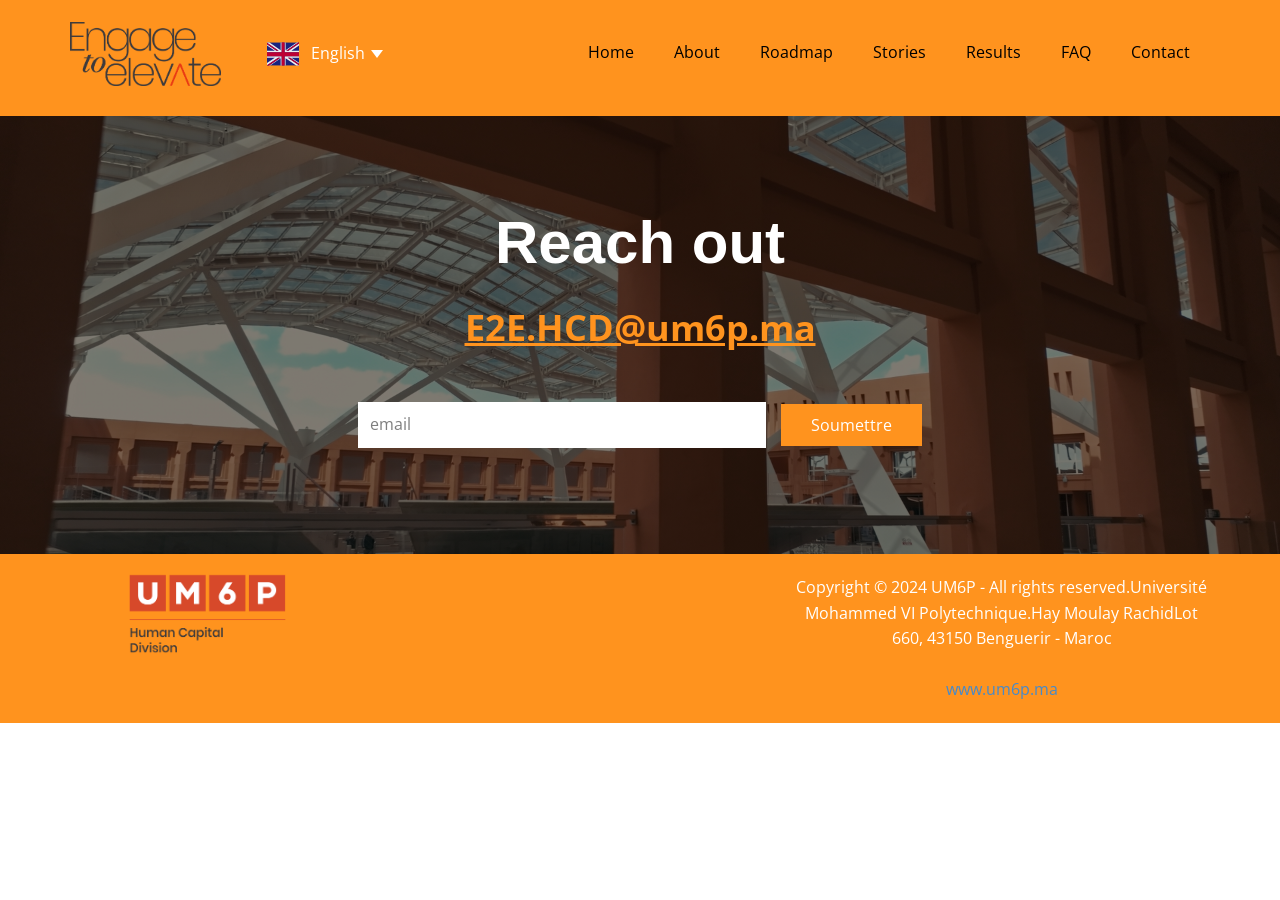
<file: E2E-Contact.html>
<!DOCTYPE html>
<html style="font-size: 16px;" lang="en-US"><head>
    <meta name="viewport" content="width=device-width, initial-scale=1.0">
    <meta charset="utf-8">
    <meta name="keywords" content="">
    <meta name="description" content="">
    <title>E2E Contact</title>
    <link rel="stylesheet" href="nicepage.css" media="screen">
<link rel="stylesheet" href="E2E-Contact.css" media="screen">
    <script class="u-script" type="text/javascript" src="jquery.js" defer=""></script>
    <script class="u-script" type="text/javascript" src="nicepage.js" defer=""></script>
    <meta name="generator" content="Nicepage 8.4.0, nicepage.com">
    <link rel="icon" href="images/favicon.png">
    
    
    
    
    <link id="u-page-google-font" rel="stylesheet" href="https://fonts.googleapis.com/css2?display=swap&amp;family=Open+Sans:ital,wght@0,300;0,400;0,500;0,600;0,700;0,800;1,300;1,400;1,500;1,600;1,700;1,800">
    <script type="application/ld+json">{
		"@context": "http://schema.org",
		"@type": "Organization",
		"name": "engage2elevate",
		"logo": "images/Engage2ElevateLogo.png"
}</script>
    <meta name="theme-color" content="#478ac9">
    <meta property="og:title" content="E2E Contact">
    <meta property="og:description" content="">
    <meta property="og:type" content="website">
  <meta name="referrer" content="origin"><meta data-intl-tel-input-cdn-path="intlTelInput/"></head>
  <body data-path-to-root="./" data-include-products="false" class="u-body u-clearfix u-xl-mode" data-lang="en"><header class="u-clearfix u-custom-color-1 u-header u-header" id="header"><div class="u-clearfix u-sheet u-sheet-1">
        <a href="#" class="u-image u-logo u-image-1" data-image-width="1593" data-image-height="675" data-lang-fr="#" data-lang-en="#">
          <img src="images/Engage2ElevateLogo.png" class="u-logo-image u-logo-image-1">
        </a>
        <nav class="u-menu u-menu-one-level u-offcanvas u-menu-1" role="navigation">
          <div class="menu-collapse" style="font-size: 1rem; letter-spacing: 0px;">
            <a class="u-button-style u-custom-border u-custom-left-right-menu-spacing u-custom-padding-bottom u-custom-text-active-color u-custom-text-color u-custom-text-hover-color u-custom-top-bottom-menu-spacing u-hamburger-link u-nav-link u-text-active-palette-1-base u-text-custom-color-3 u-text-hover-palette-2-base" href="#" tabindex="-1" aria-label="Open menu" aria-controls="c2e6">
              <svg class="u-svg-link" viewBox="0 0 24 24"><use xlink:href="#menu-hamburger"></use></svg>
              <svg class="u-svg-content" version="1.1" id="menu-hamburger" viewBox="0 0 16 16" x="0px" y="0px" xmlns:xlink="http://www.w3.org/1999/xlink" xmlns="http://www.w3.org/2000/svg"><g><rect y="1" width="16" height="2"></rect><rect y="7" width="16" height="2"></rect><rect y="13" width="16" height="2"></rect>
</g></svg>
            </a>
          </div>
          <div class="u-custom-menu u-nav-container">
            <ul role="menubar" class="u-nav u-unstyled u-nav-1"><li role="none" class="u-nav-item"><a role="menuitem" class="u-button-style u-nav-link u-text-active-black u-text-black u-text-hover-custom-color-3 u-nav-link-2" href="./" data-lang-fr="{&quot;content&quot;:&quot;Accueil&quot;,&quot;href&quot;:&quot;Home.html&quot;}" data-lang-en="{&quot;content&quot;:&quot;Home&quot;,&quot;href&quot;:&quot;Home.html&quot;}">Home</a>
</li><li role="none" class="u-nav-item"><a role="menuitem" class="u-button-style u-nav-link u-text-active-black u-text-black u-text-hover-custom-color-3 u-nav-link-2" href="E2E-About.html" data-lang-fr="{&quot;content&quot;:&quot;À propos&quot;,&quot;href&quot;:&quot;E2E-About.html&quot;}" data-lang-en="{&quot;content&quot;:&quot;About&quot;,&quot;href&quot;:&quot;E2E-About.html&quot;}">About</a>
</li><li role="none" class="u-nav-item"><a role="menuitem" class="u-button-style u-nav-link u-text-active-black u-text-black u-text-hover-custom-color-3 u-nav-link-2" href="E2E-Roadmap.html" data-lang-fr="{&quot;content&quot;:&quot;Feuille de route&quot;,&quot;href&quot;:&quot;E2E-Roadmap.html&quot;}" data-lang-en="{&quot;content&quot;:&quot;Roadmap&quot;,&quot;href&quot;:&quot;E2E-Roadmap.html&quot;}">Roadmap</a>
</li><li role="none" class="u-nav-item"><a role="menuitem" class="u-button-style u-nav-link u-text-active-black u-text-black u-text-hover-custom-color-3 u-nav-link-2" href="E2E-Stories.html" data-lang-fr="{&quot;content&quot;:&quot;Histoires&quot;,&quot;href&quot;:&quot;E2E-Stories.html&quot;}" data-lang-en="{&quot;content&quot;:&quot;Stories&quot;,&quot;href&quot;:&quot;E2E-Stories.html&quot;}">Stories</a>
</li><li role="none" class="u-nav-item"><a role="menuitem" class="u-button-style u-nav-link u-text-active-black u-text-black u-text-hover-custom-color-3 u-nav-link-2" href="E2E-Results.html" data-lang-en="{&quot;content&quot;:&quot;Results&quot;,&quot;href&quot;:&quot;E2E-Results.html&quot;}" data-lang-fr="{&quot;content&quot;:&quot;Résultats&quot;,&quot;href&quot;:&quot;E2E-Results.html&quot;}">Results</a>
</li><li role="none" class="u-nav-item"><a role="menuitem" class="u-button-style u-nav-link u-text-active-black u-text-black u-text-hover-custom-color-3 u-nav-link-2" href="E2E-FAQ.html" data-lang-fr="{&quot;content&quot;:&quot;FAQ&quot;,&quot;href&quot;:&quot;E2E-FAQ.html&quot;}" data-lang-en="{&quot;content&quot;:&quot;FAQ&quot;,&quot;href&quot;:&quot;E2E-FAQ.html&quot;}">FAQ</a>
</li><li role="none" class="u-nav-item"><a role="menuitem" class="u-button-style u-nav-link u-text-active-black u-text-black u-text-hover-custom-color-3 u-nav-link-2" href="E2E-Contact.html" data-lang-fr="{&quot;content&quot;:&quot;Contacter&quot;,&quot;href&quot;:&quot;E2E-Contact.html&quot;}" data-lang-en="{&quot;content&quot;:&quot;Contact&quot;,&quot;href&quot;:&quot;E2E-Contact.html&quot;}">Contact</a>
</li></ul>
          </div>
          <div class="u-custom-menu u-nav-container-collapse" id="c2e6" role="region" aria-label="Menu panel">
            <div class="u-black u-container-style u-inner-container-layout u-opacity u-opacity-95 u-sidenav">
              <div class="u-inner-container-layout u-sidenav-overflow">
                <div class="u-menu-close" tabindex="-1" aria-label="Close menu"></div>
                <ul class="u-align-center u-nav u-popupmenu-items u-unstyled u-nav-2" role="menubar"><li role="none" class="u-nav-item"><a role="menuitem" class="u-button-style u-nav-link" href="./" data-lang-fr="{&quot;content&quot;:&quot;Accueil&quot;,&quot;href&quot;:&quot;Home.html&quot;}" data-lang-en="{&quot;content&quot;:&quot;Home&quot;,&quot;href&quot;:&quot;Home.html&quot;}">Home</a>
</li><li role="none" class="u-nav-item"><a role="menuitem" class="u-button-style u-nav-link" href="E2E-About.html" data-lang-fr="{&quot;content&quot;:&quot;À propos&quot;,&quot;href&quot;:&quot;E2E-About.html&quot;}" data-lang-en="{&quot;content&quot;:&quot;About&quot;,&quot;href&quot;:&quot;E2E-About.html&quot;}">About</a>
</li><li role="none" class="u-nav-item"><a role="menuitem" class="u-button-style u-nav-link" href="E2E-Roadmap.html" data-lang-fr="{&quot;content&quot;:&quot;Feuille de route&quot;,&quot;href&quot;:&quot;E2E-Roadmap.html&quot;}" data-lang-en="{&quot;content&quot;:&quot;Roadmap&quot;,&quot;href&quot;:&quot;E2E-Roadmap.html&quot;}">Roadmap</a>
</li><li role="none" class="u-nav-item"><a role="menuitem" class="u-button-style u-nav-link" href="E2E-Stories.html" data-lang-fr="{&quot;content&quot;:&quot;Histoires&quot;,&quot;href&quot;:&quot;E2E-Stories.html&quot;}" data-lang-en="{&quot;content&quot;:&quot;Stories&quot;,&quot;href&quot;:&quot;E2E-Stories.html&quot;}">Stories</a>
</li><li role="none" class="u-nav-item"><a role="menuitem" class="u-button-style u-nav-link" href="E2E-Results.html" data-lang-en="{&quot;content&quot;:&quot;Results&quot;,&quot;href&quot;:&quot;E2E-Results.html&quot;}" data-lang-fr="{&quot;content&quot;:&quot;Résultats&quot;,&quot;href&quot;:&quot;E2E-Results.html&quot;}">Results</a>
</li><li role="none" class="u-nav-item"><a role="menuitem" class="u-button-style u-nav-link" href="E2E-FAQ.html" data-lang-fr="{&quot;content&quot;:&quot;FAQ&quot;,&quot;href&quot;:&quot;E2E-FAQ.html&quot;}" data-lang-en="{&quot;content&quot;:&quot;FAQ&quot;,&quot;href&quot;:&quot;E2E-FAQ.html&quot;}">FAQ</a>
</li><li role="none" class="u-nav-item"><a role="menuitem" class="u-button-style u-nav-link" href="E2E-Contact.html" data-lang-fr="{&quot;content&quot;:&quot;Contacter&quot;,&quot;href&quot;:&quot;E2E-Contact.html&quot;}" data-lang-en="{&quot;content&quot;:&quot;Contact&quot;,&quot;href&quot;:&quot;E2E-Contact.html&quot;}">Contact</a>
</li></ul>
              </div>
            </div>
            <div class="u-black u-menu-overlay u-opacity u-opacity-70"></div>
          </div>
        </nav>
        <div class="u-h-spacing-12 u-language u-language-content-icon-text u-language-layout-dropdown u-v-spacing-6 u-language-1">
          <a class="u-language-active u-language-url" data-lang-text="English" href="#" data-language="en">
            <svg class="u-caret u-caret-svg" version="1.1" id="Layer_1" xmlns="http://www.w3.org/2000/svg" xmlns:xlink="http://www.w3.org/1999/xlink" x="0px" y="0px" width="16px" height="16px" viewBox="0 0 16 16" style="fill:currentColor;" xml:space="preserve"><polygon class="st0" points="8,12 2,4 14,4 "></polygon></svg><span class="u-icon u-language-en u-language-icon u-icon-1"><svg xmlns="http://www.w3.org/2000/svg" xmlns:xlink="http://www.w3.org/1999/xlink" version="1.1" xml:space="preserve" class="u-svg-content" viewBox="0 0 112 112" x="0px" y="0px" style="width: 1em; height: 1em;"><rect y="16" fill="#19237F" width="112" height="80"></rect><path fill="#EDEDED" d="M47.8,16h3.5v33.7H0v-4.8h27.5L0,25.9v-3.8l33.2,22.8h7.7L0,16.8V16h8.8l39,26.9V16z M75,44.9h-7.7L109.4,16
	h-5.1L65.1,42.9V16h-3.4v33.7H112v-4.8H85.4L112,26.6v-7L75,44.9z M61.7,96h3.4V70.7l37,25.3h9.9v-0.8L73.2,68.7H81l31,21.2v-3.1
	L85.4,68.7H112v-4.8H61.7V96z M0,68.7h27.5L0,87.7v7.8l39.1-26.8h7.8L7.1,96H11l36.8-25.3V96h3.5V63.9H0V68.7z"></path><path fill="#BD0034" d="M112,16v3.6L75,44.9h-7.7L109.4,16H112z M73.2,68.7L112,95.2v-5.3L81,68.7H73.2z M40.9,44.9L0,16.8v5.3
	l33.2,22.8C33.2,44.9,40.9,44.9,40.9,44.9z M39.1,68.7L0,95.5V96h7.1l39.8-27.3H39.1z M61.7,16H51.3v33.7H0v14.2h51.3V96h10.4V63.9
	H112V49.7H61.7V16z"></path></svg></span>
          </a>
          <div class="u-border-1 u-border-grey-15 u-h-spacing-12 u-language-dropdown u-v-spacing-6 u-white">
            <a class="u-language-dropdown-url u-language-url" data-lang-text="English" href="./E2E-Contact.html" data-language="en"><span class="u-icon u-language-en u-language-icon u-icon-1"><svg xmlns="http://www.w3.org/2000/svg" xmlns:xlink="http://www.w3.org/1999/xlink" version="1.1" xml:space="preserve" class="u-svg-content" viewBox="0 0 112 112" x="0px" y="0px" style="width: 1em; height: 1em;"><rect y="16" fill="#19237F" width="112" height="80"></rect><path fill="#EDEDED" d="M47.8,16h3.5v33.7H0v-4.8h27.5L0,25.9v-3.8l33.2,22.8h7.7L0,16.8V16h8.8l39,26.9V16z M75,44.9h-7.7L109.4,16
	h-5.1L65.1,42.9V16h-3.4v33.7H112v-4.8H85.4L112,26.6v-7L75,44.9z M61.7,96h3.4V70.7l37,25.3h9.9v-0.8L73.2,68.7H81l31,21.2v-3.1
	L85.4,68.7H112v-4.8H61.7V96z M0,68.7h27.5L0,87.7v7.8l39.1-26.8h7.8L7.1,96H11l36.8-25.3V96h3.5V63.9H0V68.7z"></path><path fill="#BD0034" d="M112,16v3.6L75,44.9h-7.7L109.4,16H112z M73.2,68.7L112,95.2v-5.3L81,68.7H73.2z M40.9,44.9L0,16.8v5.3
	l33.2,22.8C33.2,44.9,40.9,44.9,40.9,44.9z M39.1,68.7L0,95.5V96h7.1l39.8-27.3H39.1z M61.7,16H51.3v33.7H0v14.2h51.3V96h10.4V63.9
	H112V49.7H61.7V16z"></path></svg></span>
            </a>
            <a class="u-language-dropdown-url u-language-url" data-lang-text="French (Français)" href="./fr/E2E-Contact.html" data-language="fr"><span class="u-icon u-language-fr u-language-icon u-icon-3"><svg xmlns="http://www.w3.org/2000/svg" xmlns:xlink="http://www.w3.org/1999/xlink" version="1.1" xml:space="preserve" class="u-svg-content" viewBox="0 0 112 112" x="0px" y="0px" style="width: 1em; height: 1em;"><rect y="16" fill="#EDEDED" width="112" height="80"></rect><rect y="16" fill="#323E95" width="37.3" height="80"></rect><rect x="74.7" y="16" fill="#D80031" width="37.3" height="80"></rect></svg></span>
            </a>
          </div>
        </div>
      </div></header>
    <section class="u-align-center u-clearfix u-container-align-center u-image u-shading u-section-1" data-image-width="1920" data-image-height="1080" id="block-3">
      <div class="u-clearfix u-sheet u-valign-middle u-sheet-1">
        <h3 class="u-text u-text-1"> Reach out<span style="font-weight: 700;"></span>
        </h3>
        <p class="u-text u-text-2">
          <a class="u-active-none u-border-none u-btn u-button-link u-button-style u-hover-none u-none u-text-active-custom-color-3 u-text-custom-color-1 u-text-hover-custom-color-3 u-btn-1" href="mailto:E2E.HCD@um6p.ma?subject=I%20have%20a%20request&amp;bcc=Toni.DEVOE%40um6p.ma">E2E.HCD@um6p.ma </a>
        </p>
        <div class="u-form u-form-1">
          <form action="https://service.nicepagesrv.com/form/v4/form-process" class="u-clearfix u-form-horizontal u-form-spacing-15 u-inner-form" style="padding: 15px" source="email">
            <div class="u-form-email u-form-group u-label-none">
              <label class="u-label">Nom</label>
              <input type="email" placeholder="email" id="email-14cf" name="email" class="u-border-no-bottom u-border-no-left u-border-no-right u-border-no-top u-input u-input-rectangle" required="">
            </div>
            <div class="u-form-group u-form-submit">
              <a href="#" class="u-active-custom-color-3 u-border-none u-btn u-btn-submit u-button-style u-custom-color-1 u-hover-custom-color-3 u-btn-2">Soumettre</a>
              <input type="submit" value="submit" class="u-form-control-hidden">
            </div>
            <div class="u-form-send-message u-form-send-success">Merci ! Votre message a été envoyé.</div>
            <div class="u-form-send-error u-form-send-message">Impossible d'envoyer votre message. Merci de corriger les erreurs et réessayer.</div>
            <input type="hidden" value="" name="recaptchaResponse">
            <input type="hidden" name="formServices" value="e9b57e1f-21ed-4acb-60b3-6c98f768b242">
          </form>
        </div>
      </div>
    </section>
    
    
    
    
    <footer class="u-align-center u-clearfix u-container-align-center u-container-align-center-lg u-container-align-center-md u-container-align-center-sm u-container-align-center-xl u-custom-color-1 u-footer u-footer" id="footer"><div class="u-clearfix u-sheet u-valign-middle-lg u-sheet-1">
        <a href="" class="u-image u-logo u-image-1" data-image-width="3456" data-image-height="2072" data-lang-fr="" data-lang-en="">
          <img src="images/UM6P----Human-Capital-Division.png" class="u-logo-image u-logo-image-1">
        </a>
        <p class="u-small-text u-text u-text-variant u-text-1" data-lang-fr="​Copyright © 2024 UM6P - Tous droits réservés. Université Mohammed VI Polytechnique. Hay Moulay Rachid Lot 660, 43150 Benguerir - Maroc<br><br><a href=&quot;https://eur03.safelinks.protection.outlook.com/?url=http%3A%2F%2Fwww.um6p.ma%2F&amp;amp;data=05%7C02%7CTonietta.DEVOE%40um6p.ma%7Ca66d394acc35431f78bb08de7b891f39%7C39626157a047468987a26fa645cb5cb7%7C1%7C0%7C639084026495530843%7CUnknown%7CTWFpbGZsb3d8eyJFbXB0eU1hcGkiOnRydWUsIlYiOiIwLjAuMDAwMCIsIlAiOiJXaW4zMiIsIkFOIjoiTWFpbCIsIldUIjoyfQ%3D%3D%7C0%7C%7C%7C&amp;amp;sdata=8UMZNv0HcoSWDBtUooW9el2CQZASoYXInahtbAmEhaM%3D&amp;amp;reserved=0&quot; target=&quot;_blank&quot; rel=&quot;noopener nofollow&quot; class=&quot;a_GcMg u-active-none u-border-none u-btn u-button-style u-hover-none u-none u-text-palette-1-base u-block-control u-btn-1&quot; data-lang-fr=&quot;{&amp;quot;content&amp;quot;:&amp;quot;www.um6p.ma&amp;quot;,&amp;quot;href&amp;quot;:&amp;quot;https://eur03.safelinks.protection.outlook.com/?url=http%3A%2F%2Fwww.um6p.ma%2F&amp;amp;data=05%7C02%7CTonietta.DEVOE%40um6p.ma%7Ca66d394acc35431f78bb08de7b891f39%7C39626157a047468987a26fa645cb5cb7%7C1%7C0%7C639084026495530843%7CUnknown%7CTWFpbGZsb3d8eyJFbXB0eU1hcGkiOnRydWUsIlYiOiIwLjAuMDAwMCIsIlAiOiJXaW4zMiIsIkFOIjoiTWFpbCIsIldUIjoyfQ%3D%3D%7C0%7C%7C%7C&amp;amp;sdata=8UMZNv0HcoSWDBtUooW9el2CQZASoYXInahtbAmEhaM%3D&amp;amp;reserved=0&amp;quot;}&quot; data-lang-en=&quot;{&amp;quot;content&amp;quot;:&amp;quot;www.um6p.ma&amp;quot;,&amp;quot;href&amp;quot;:&amp;quot;https://eur03.safelinks.protection.outlook.com/?url=http%3A%2F%2Fwww.um6p.ma%2F&amp;amp;data=05%7C02%7CTonietta.DEVOE%40um6p.ma%7Ca66d394acc35431f78bb08de7b891f39%7C39626157a047468987a26fa645cb5cb7%7C1%7C0%7C639084026495530843%7CUnknown%7CTWFpbGZsb3d8eyJFbXB0eU1hcGkiOnRydWUsIlYiOiIwLjAuMDAwMCIsIlAiOiJXaW4zMiIsIkFOIjoiTWFpbCIsIldUIjoyfQ%3D%3D%7C0%7C%7C%7C&amp;amp;sdata=8UMZNv0HcoSWDBtUooW9el2CQZASoYXInahtbAmEhaM%3D&amp;amp;reserved=0&amp;quot;}&quot; style=&quot;background-image: none; padding-top: 0px; padding-bottom: 0px; padding-left: 0px; padding-right: 0px&quot; data-block=&quot;297&quot;>www.um6p.ma</a>" data-lang-en="​Copyright © 2024 UM6P - All rights reserved.Université Mohammed VI Polytechnique.Hay Moulay RachidLot 660, 43150 Benguerir - Maroc<br><br><a href=&quot;https://eur03.safelinks.protection.outlook.com/?url=http%3A%2F%2Fwww.um6p.ma%2F&amp;amp;data=05%7C02%7CTonietta.DEVOE%40um6p.ma%7Ca66d394acc35431f78bb08de7b891f39%7C39626157a047468987a26fa645cb5cb7%7C1%7C0%7C639084026495530843%7CUnknown%7CTWFpbGZsb3d8eyJFbXB0eU1hcGkiOnRydWUsIlYiOiIwLjAuMDAwMCIsIlAiOiJXaW4zMiIsIkFOIjoiTWFpbCIsIldUIjoyfQ%3D%3D%7C0%7C%7C%7C&amp;amp;sdata=8UMZNv0HcoSWDBtUooW9el2CQZASoYXInahtbAmEhaM%3D&amp;amp;reserved=0&quot; target=&quot;_blank&quot; rel=&quot;noopener nofollow&quot; class=&quot;a_GcMg u-active-none u-border-none u-btn u-button-style u-hover-none u-none u-text-palette-1-base u-block-control u-btn-1&quot; data-lang-fr=&quot;{&amp;quot;content&amp;quot;:&amp;quot;www.um6p.ma&amp;quot;,&amp;quot;href&amp;quot;:&amp;quot;https://eur03.safelinks.protection.outlook.com/?url=http%3A%2F%2Fwww.um6p.ma%2F&amp;amp;data=05%7C02%7CTonietta.DEVOE%40um6p.ma%7Ca66d394acc35431f78bb08de7b891f39%7C39626157a047468987a26fa645cb5cb7%7C1%7C0%7C639084026495530843%7CUnknown%7CTWFpbGZsb3d8eyJFbXB0eU1hcGkiOnRydWUsIlYiOiIwLjAuMDAwMCIsIlAiOiJXaW4zMiIsIkFOIjoiTWFpbCIsIldUIjoyfQ%3D%3D%7C0%7C%7C%7C&amp;amp;sdata=8UMZNv0HcoSWDBtUooW9el2CQZASoYXInahtbAmEhaM%3D&amp;amp;reserved=0&amp;quot;}&quot; data-lang-en=&quot;{&amp;quot;content&amp;quot;:&amp;quot;www.um6p.ma&amp;quot;,&amp;quot;href&amp;quot;:&amp;quot;https://eur03.safelinks.protection.outlook.com/?url=http%3A%2F%2Fwww.um6p.ma%2F&amp;amp;data=05%7C02%7CTonietta.DEVOE%40um6p.ma%7Ca66d394acc35431f78bb08de7b891f39%7C39626157a047468987a26fa645cb5cb7%7C1%7C0%7C639084026495530843%7CUnknown%7CTWFpbGZsb3d8eyJFbXB0eU1hcGkiOnRydWUsIlYiOiIwLjAuMDAwMCIsIlAiOiJXaW4zMiIsIkFOIjoiTWFpbCIsIldUIjoyfQ%3D%3D%7C0%7C%7C%7C&amp;amp;sdata=8UMZNv0HcoSWDBtUooW9el2CQZASoYXInahtbAmEhaM%3D&amp;amp;reserved=0&amp;quot;}&quot; style=&quot;background-image: none; padding-top: 0px; padding-bottom: 0px; padding-left: 0px; padding-right: 0px&quot; data-block=&quot;375&quot;>www.um6p.ma</a>"> Copyright © 2024 UM6P - All rights reserved.Université Mohammed VI Polytechnique.Hay Moulay RachidLot 660, 43150 Benguerir - Maroc<br>
          <br>
          <a href="https://eur03.safelinks.protection.outlook.com/?url=http%3A%2F%2Fwww.um6p.ma%2F&amp;data=05%7C02%7CTonietta.DEVOE%40um6p.ma%7Ca66d394acc35431f78bb08de7b891f39%7C39626157a047468987a26fa645cb5cb7%7C1%7C0%7C639084026495530843%7CUnknown%7CTWFpbGZsb3d8eyJFbXB0eU1hcGkiOnRydWUsIlYiOiIwLjAuMDAwMCIsIlAiOiJXaW4zMiIsIkFOIjoiTWFpbCIsIldUIjoyfQ%3D%3D%7C0%7C%7C%7C&amp;sdata=8UMZNv0HcoSWDBtUooW9el2CQZASoYXInahtbAmEhaM%3D&amp;reserved=0" target="_blank" rel="noopener nofollow" class="a_GcMg u-active-none u-border-none u-btn u-button-style u-hover-none u-none u-text-palette-1-base u-btn-1" data-lang-fr="{&quot;content&quot;:&quot;www.um6p.ma&quot;,&quot;href&quot;:&quot;https://eur03.safelinks.protection.outlook.com/?url=http%3A%2F%2Fwww.um6p.ma%2F&amp;data=05%7C02%7CTonietta.DEVOE%40um6p.ma%7Ca66d394acc35431f78bb08de7b891f39%7C39626157a047468987a26fa645cb5cb7%7C1%7C0%7C639084026495530843%7CUnknown%7CTWFpbGZsb3d8eyJFbXB0eU1hcGkiOnRydWUsIlYiOiIwLjAuMDAwMCIsIlAiOiJXaW4zMiIsIkFOIjoiTWFpbCIsIldUIjoyfQ%3D%3D%7C0%7C%7C%7C&amp;sdata=8UMZNv0HcoSWDBtUooW9el2CQZASoYXInahtbAmEhaM%3D&amp;reserved=0&quot;}" data-lang-en="{&quot;content&quot;:&quot;www.um6p.ma&quot;,&quot;href&quot;:&quot;https://eur03.safelinks.protection.outlook.com/?url=http%3A%2F%2Fwww.um6p.ma%2F&amp;data=05%7C02%7CTonietta.DEVOE%40um6p.ma%7Ca66d394acc35431f78bb08de7b891f39%7C39626157a047468987a26fa645cb5cb7%7C1%7C0%7C639084026495530843%7CUnknown%7CTWFpbGZsb3d8eyJFbXB0eU1hcGkiOnRydWUsIlYiOiIwLjAuMDAwMCIsIlAiOiJXaW4zMiIsIkFOIjoiTWFpbCIsIldUIjoyfQ%3D%3D%7C0%7C%7C%7C&amp;sdata=8UMZNv0HcoSWDBtUooW9el2CQZASoYXInahtbAmEhaM%3D&amp;reserved=0&quot;}">www.um6p.ma</a>
        </p>
      </div></footer>
  
</body></html>
</file>
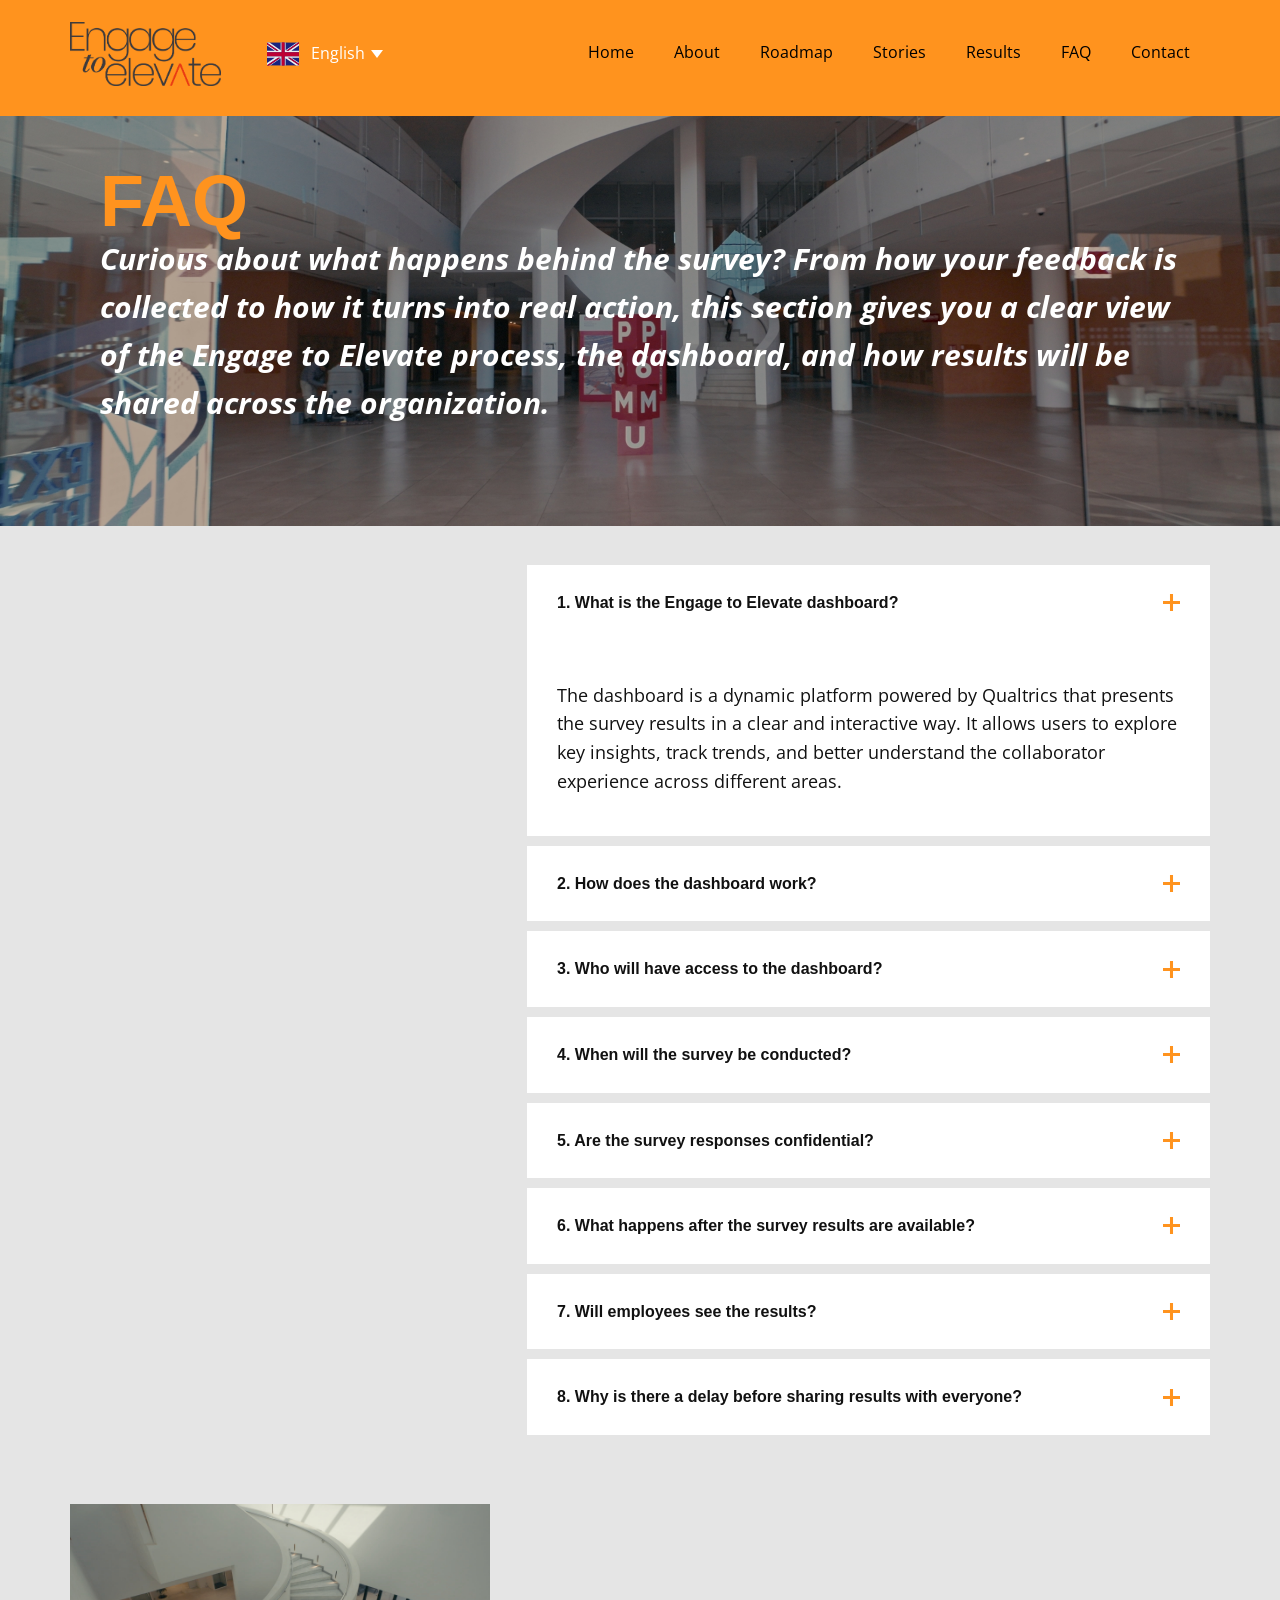
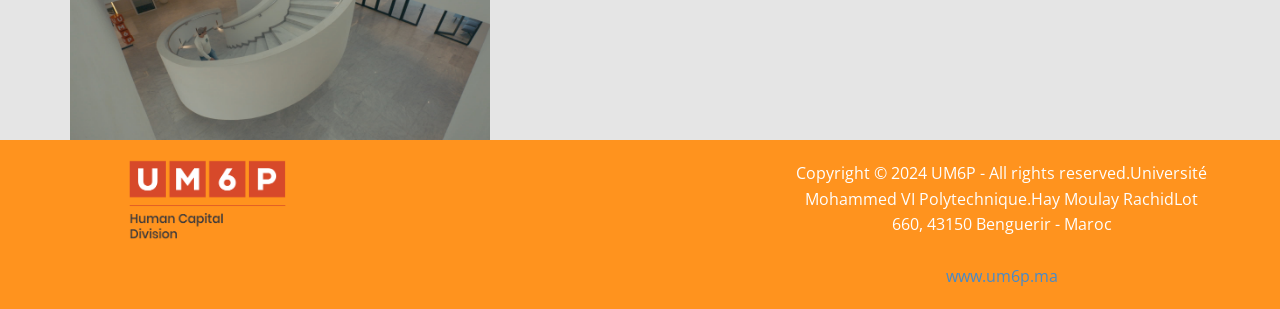
<file: E2E-FAQ.html>
<!DOCTYPE html>
<html style="font-size: 16px;" lang="en-US"><head>
    <meta name="viewport" content="width=device-width, initial-scale=1.0">
    <meta charset="utf-8">
    <meta name="keywords" content="Faits et questions">
    <meta name="description" content="">
    <title>E2E FAQ</title>
    <link rel="stylesheet" href="nicepage.css" media="screen">
<link rel="stylesheet" href="E2E-FAQ.css" media="screen">
    <script class="u-script" type="text/javascript" src="jquery.js" defer=""></script>
    <script class="u-script" type="text/javascript" src="nicepage.js" defer=""></script>
    <meta name="generator" content="Nicepage 8.4.0, nicepage.com">
    <link rel="icon" href="images/favicon.png">
    
    
    
    
    
    <link id="u-page-google-font" rel="stylesheet" href="https://fonts.googleapis.com/css2?display=swap&amp;family=Open+Sans:ital,wght@0,300;0,400;0,500;0,600;0,700;0,800;1,300;1,400;1,500;1,600;1,700;1,800">
    <script type="application/ld+json">{
		"@context": "http://schema.org",
		"@type": "Organization",
		"name": "engage2elevate",
		"logo": "images/Engage2ElevateLogo.png"
}</script>
    <meta name="theme-color" content="#478ac9">
    <meta property="og:title" content="E2E FAQ">
    <meta property="og:description" content="">
    <meta property="og:type" content="website">
  <meta data-intl-tel-input-cdn-path="intlTelInput/"></head>
  <body data-path-to-root="./" data-include-products="false" class="u-body u-clearfix u-xxl-mode" data-lang="en"><header class="u-clearfix u-custom-color-1 u-header u-header" id="header"><div class="u-clearfix u-sheet u-sheet-1">
        <a href="#" class="u-image u-logo u-image-1" data-image-width="1593" data-image-height="675" data-lang-fr="#" data-lang-en="#">
          <img src="images/Engage2ElevateLogo.png" class="u-logo-image u-logo-image-1">
        </a>
        <nav class="u-menu u-menu-one-level u-offcanvas u-menu-1" role="navigation">
          <div class="menu-collapse" style="font-size: 1rem; letter-spacing: 0px;">
            <a class="u-button-style u-custom-border u-custom-left-right-menu-spacing u-custom-padding-bottom u-custom-text-active-color u-custom-text-color u-custom-text-hover-color u-custom-top-bottom-menu-spacing u-hamburger-link u-nav-link u-text-active-palette-1-base u-text-custom-color-3 u-text-hover-palette-2-base" href="#" tabindex="-1" aria-label="Open menu" aria-controls="c2e6">
              <svg class="u-svg-link" viewBox="0 0 24 24"><use xlink:href="#menu-hamburger"></use></svg>
              <svg class="u-svg-content" version="1.1" id="menu-hamburger" viewBox="0 0 16 16" x="0px" y="0px" xmlns:xlink="http://www.w3.org/1999/xlink" xmlns="http://www.w3.org/2000/svg"><g><rect y="1" width="16" height="2"></rect><rect y="7" width="16" height="2"></rect><rect y="13" width="16" height="2"></rect>
</g></svg>
            </a>
          </div>
          <div class="u-custom-menu u-nav-container">
            <ul role="menubar" class="u-nav u-unstyled u-nav-1"><li role="none" class="u-nav-item"><a role="menuitem" class="u-button-style u-nav-link u-text-active-black u-text-black u-text-hover-custom-color-3 u-nav-link-2" href="./" data-lang-fr="{&quot;content&quot;:&quot;Accueil&quot;,&quot;href&quot;:&quot;Home.html&quot;}" data-lang-en="{&quot;content&quot;:&quot;Home&quot;,&quot;href&quot;:&quot;Home.html&quot;}">Home</a>
</li><li role="none" class="u-nav-item"><a role="menuitem" class="u-button-style u-nav-link u-text-active-black u-text-black u-text-hover-custom-color-3 u-nav-link-2" href="E2E-About.html" data-lang-fr="{&quot;content&quot;:&quot;À propos&quot;,&quot;href&quot;:&quot;E2E-About.html&quot;}" data-lang-en="{&quot;content&quot;:&quot;About&quot;,&quot;href&quot;:&quot;E2E-About.html&quot;}">About</a>
</li><li role="none" class="u-nav-item"><a role="menuitem" class="u-button-style u-nav-link u-text-active-black u-text-black u-text-hover-custom-color-3 u-nav-link-2" href="E2E-Roadmap.html" data-lang-fr="{&quot;content&quot;:&quot;Feuille de route&quot;,&quot;href&quot;:&quot;E2E-Roadmap.html&quot;}" data-lang-en="{&quot;content&quot;:&quot;Roadmap&quot;,&quot;href&quot;:&quot;E2E-Roadmap.html&quot;}">Roadmap</a>
</li><li role="none" class="u-nav-item"><a role="menuitem" class="u-button-style u-nav-link u-text-active-black u-text-black u-text-hover-custom-color-3 u-nav-link-2" href="E2E-Stories.html" data-lang-fr="{&quot;content&quot;:&quot;Histoires&quot;,&quot;href&quot;:&quot;E2E-Stories.html&quot;}" data-lang-en="{&quot;content&quot;:&quot;Stories&quot;,&quot;href&quot;:&quot;E2E-Stories.html&quot;}">Stories</a>
</li><li role="none" class="u-nav-item"><a role="menuitem" class="u-button-style u-nav-link u-text-active-black u-text-black u-text-hover-custom-color-3 u-nav-link-2" href="E2E-Results.html" data-lang-en="{&quot;content&quot;:&quot;Results&quot;,&quot;href&quot;:&quot;E2E-Results.html&quot;}" data-lang-fr="{&quot;content&quot;:&quot;Résultats&quot;,&quot;href&quot;:&quot;E2E-Results.html&quot;}">Results</a>
</li><li role="none" class="u-nav-item"><a role="menuitem" class="u-button-style u-nav-link u-text-active-black u-text-black u-text-hover-custom-color-3 u-nav-link-2" href="E2E-FAQ.html" data-lang-fr="{&quot;content&quot;:&quot;FAQ&quot;,&quot;href&quot;:&quot;E2E-FAQ.html&quot;}" data-lang-en="{&quot;content&quot;:&quot;FAQ&quot;,&quot;href&quot;:&quot;E2E-FAQ.html&quot;}">FAQ</a>
</li><li role="none" class="u-nav-item"><a role="menuitem" class="u-button-style u-nav-link u-text-active-black u-text-black u-text-hover-custom-color-3 u-nav-link-2" href="E2E-Contact.html" data-lang-fr="{&quot;content&quot;:&quot;Contacter&quot;,&quot;href&quot;:&quot;E2E-Contact.html&quot;}" data-lang-en="{&quot;content&quot;:&quot;Contact&quot;,&quot;href&quot;:&quot;E2E-Contact.html&quot;}">Contact</a>
</li></ul>
          </div>
          <div class="u-custom-menu u-nav-container-collapse" id="c2e6" role="region" aria-label="Menu panel">
            <div class="u-black u-container-style u-inner-container-layout u-opacity u-opacity-95 u-sidenav">
              <div class="u-inner-container-layout u-sidenav-overflow">
                <div class="u-menu-close" tabindex="-1" aria-label="Close menu"></div>
                <ul class="u-align-center u-nav u-popupmenu-items u-unstyled u-nav-2" role="menubar"><li role="none" class="u-nav-item"><a role="menuitem" class="u-button-style u-nav-link" href="./" data-lang-fr="{&quot;content&quot;:&quot;Accueil&quot;,&quot;href&quot;:&quot;Home.html&quot;}" data-lang-en="{&quot;content&quot;:&quot;Home&quot;,&quot;href&quot;:&quot;Home.html&quot;}">Home</a>
</li><li role="none" class="u-nav-item"><a role="menuitem" class="u-button-style u-nav-link" href="E2E-About.html" data-lang-fr="{&quot;content&quot;:&quot;À propos&quot;,&quot;href&quot;:&quot;E2E-About.html&quot;}" data-lang-en="{&quot;content&quot;:&quot;About&quot;,&quot;href&quot;:&quot;E2E-About.html&quot;}">About</a>
</li><li role="none" class="u-nav-item"><a role="menuitem" class="u-button-style u-nav-link" href="E2E-Roadmap.html" data-lang-fr="{&quot;content&quot;:&quot;Feuille de route&quot;,&quot;href&quot;:&quot;E2E-Roadmap.html&quot;}" data-lang-en="{&quot;content&quot;:&quot;Roadmap&quot;,&quot;href&quot;:&quot;E2E-Roadmap.html&quot;}">Roadmap</a>
</li><li role="none" class="u-nav-item"><a role="menuitem" class="u-button-style u-nav-link" href="E2E-Stories.html" data-lang-fr="{&quot;content&quot;:&quot;Histoires&quot;,&quot;href&quot;:&quot;E2E-Stories.html&quot;}" data-lang-en="{&quot;content&quot;:&quot;Stories&quot;,&quot;href&quot;:&quot;E2E-Stories.html&quot;}">Stories</a>
</li><li role="none" class="u-nav-item"><a role="menuitem" class="u-button-style u-nav-link" href="E2E-Results.html" data-lang-en="{&quot;content&quot;:&quot;Results&quot;,&quot;href&quot;:&quot;E2E-Results.html&quot;}" data-lang-fr="{&quot;content&quot;:&quot;Résultats&quot;,&quot;href&quot;:&quot;E2E-Results.html&quot;}">Results</a>
</li><li role="none" class="u-nav-item"><a role="menuitem" class="u-button-style u-nav-link" href="E2E-FAQ.html" data-lang-fr="{&quot;content&quot;:&quot;FAQ&quot;,&quot;href&quot;:&quot;E2E-FAQ.html&quot;}" data-lang-en="{&quot;content&quot;:&quot;FAQ&quot;,&quot;href&quot;:&quot;E2E-FAQ.html&quot;}">FAQ</a>
</li><li role="none" class="u-nav-item"><a role="menuitem" class="u-button-style u-nav-link" href="E2E-Contact.html" data-lang-fr="{&quot;content&quot;:&quot;Contacter&quot;,&quot;href&quot;:&quot;E2E-Contact.html&quot;}" data-lang-en="{&quot;content&quot;:&quot;Contact&quot;,&quot;href&quot;:&quot;E2E-Contact.html&quot;}">Contact</a>
</li></ul>
              </div>
            </div>
            <div class="u-black u-menu-overlay u-opacity u-opacity-70"></div>
          </div>
        </nav>
        <div class="u-h-spacing-12 u-language u-language-content-icon-text u-language-layout-dropdown u-v-spacing-6 u-language-1">
          <a class="u-language-active u-language-url" data-lang-text="English" href="#" data-language="en">
            <svg class="u-caret u-caret-svg" version="1.1" id="Layer_1" xmlns="http://www.w3.org/2000/svg" xmlns:xlink="http://www.w3.org/1999/xlink" x="0px" y="0px" width="16px" height="16px" viewBox="0 0 16 16" style="fill:currentColor;" xml:space="preserve"><polygon class="st0" points="8,12 2,4 14,4 "></polygon></svg><span class="u-icon u-language-en u-language-icon u-icon-1"><svg xmlns="http://www.w3.org/2000/svg" xmlns:xlink="http://www.w3.org/1999/xlink" version="1.1" xml:space="preserve" class="u-svg-content" viewBox="0 0 112 112" x="0px" y="0px" style="width: 1em; height: 1em;"><rect y="16" fill="#19237F" width="112" height="80"></rect><path fill="#EDEDED" d="M47.8,16h3.5v33.7H0v-4.8h27.5L0,25.9v-3.8l33.2,22.8h7.7L0,16.8V16h8.8l39,26.9V16z M75,44.9h-7.7L109.4,16
	h-5.1L65.1,42.9V16h-3.4v33.7H112v-4.8H85.4L112,26.6v-7L75,44.9z M61.7,96h3.4V70.7l37,25.3h9.9v-0.8L73.2,68.7H81l31,21.2v-3.1
	L85.4,68.7H112v-4.8H61.7V96z M0,68.7h27.5L0,87.7v7.8l39.1-26.8h7.8L7.1,96H11l36.8-25.3V96h3.5V63.9H0V68.7z"></path><path fill="#BD0034" d="M112,16v3.6L75,44.9h-7.7L109.4,16H112z M73.2,68.7L112,95.2v-5.3L81,68.7H73.2z M40.9,44.9L0,16.8v5.3
	l33.2,22.8C33.2,44.9,40.9,44.9,40.9,44.9z M39.1,68.7L0,95.5V96h7.1l39.8-27.3H39.1z M61.7,16H51.3v33.7H0v14.2h51.3V96h10.4V63.9
	H112V49.7H61.7V16z"></path></svg></span>
          </a>
          <div class="u-border-1 u-border-grey-15 u-h-spacing-12 u-language-dropdown u-v-spacing-6 u-white">
            <a class="u-language-dropdown-url u-language-url" data-lang-text="English" href="./E2E-FAQ.html" data-language="en"><span class="u-icon u-language-en u-language-icon u-icon-1"><svg xmlns="http://www.w3.org/2000/svg" xmlns:xlink="http://www.w3.org/1999/xlink" version="1.1" xml:space="preserve" class="u-svg-content" viewBox="0 0 112 112" x="0px" y="0px" style="width: 1em; height: 1em;"><rect y="16" fill="#19237F" width="112" height="80"></rect><path fill="#EDEDED" d="M47.8,16h3.5v33.7H0v-4.8h27.5L0,25.9v-3.8l33.2,22.8h7.7L0,16.8V16h8.8l39,26.9V16z M75,44.9h-7.7L109.4,16
	h-5.1L65.1,42.9V16h-3.4v33.7H112v-4.8H85.4L112,26.6v-7L75,44.9z M61.7,96h3.4V70.7l37,25.3h9.9v-0.8L73.2,68.7H81l31,21.2v-3.1
	L85.4,68.7H112v-4.8H61.7V96z M0,68.7h27.5L0,87.7v7.8l39.1-26.8h7.8L7.1,96H11l36.8-25.3V96h3.5V63.9H0V68.7z"></path><path fill="#BD0034" d="M112,16v3.6L75,44.9h-7.7L109.4,16H112z M73.2,68.7L112,95.2v-5.3L81,68.7H73.2z M40.9,44.9L0,16.8v5.3
	l33.2,22.8C33.2,44.9,40.9,44.9,40.9,44.9z M39.1,68.7L0,95.5V96h7.1l39.8-27.3H39.1z M61.7,16H51.3v33.7H0v14.2h51.3V96h10.4V63.9
	H112V49.7H61.7V16z"></path></svg></span>
            </a>
            <a class="u-language-dropdown-url u-language-url" data-lang-text="French (Français)" href="./fr/E2E-FAQ.html" data-language="fr"><span class="u-icon u-language-fr u-language-icon u-icon-3"><svg xmlns="http://www.w3.org/2000/svg" xmlns:xlink="http://www.w3.org/1999/xlink" version="1.1" xml:space="preserve" class="u-svg-content" viewBox="0 0 112 112" x="0px" y="0px" style="width: 1em; height: 1em;"><rect y="16" fill="#EDEDED" width="112" height="80"></rect><rect y="16" fill="#323E95" width="37.3" height="80"></rect><rect x="74.7" y="16" fill="#D80031" width="37.3" height="80"></rect></svg></span>
            </a>
          </div>
        </div>
      </div></header>
    <section class="u-clearfix u-image u-section-1" id="block-8" data-image-width="1920" data-image-height="1080">
      <div class="u-clearfix u-sheet u-sheet-1">
        <h2 class="u-text u-text-custom-color-1 u-text-default u-text-1">FAQ</h2>
        <p class="u-text u-text-body-alt-color u-text-2"> Curious about what happens behind the survey?
From how your feedback is collected to how it turns into real action, this section gives you a clear view of the Engage to Elevate process, the dashboard, and how results will be shared across the organization.</p>
      </div>
    </section>
    <section class="u-align-center u-clearfix u-container-align-center u-grey-10 u-section-2" id="block-10">
      <div class="u-clearfix u-sheet u-valign-middle-sm u-sheet-1">
        <div class="custom-expanded u-accordion u-faq u-spacing-10 u-accordion-1" role="tablist">
          <div class="u-accordion-item">
            <a class="active u-accordion-link u-active-white u-button-style u-custom-font u-heading-font u-hover-white u-white u-accordion-link-1" id="link-accordion-f600" aria-controls="accordion-f600" aria-selected="true" role="tab"><span class="u-accordion-link-text"> 1. What is the Engage to Elevate dashboard?</span><span class="u-accordion-link-icon u-icon u-text-custom-color-1 u-icon-1"><svg class="u-svg-link" preserveAspectRatio="xMidYMin slice" viewBox="0 0 448 448" style=""><use xmlns:xlink="http://www.w3.org/1999/xlink" xlink:href="#svg-3ae2"></use></svg><svg class="u-svg-content" viewBox="0 0 448 448" id="svg-3ae2" style=""><path d="m272 184c-4.417969 0-8-3.582031-8-8v-176h-80v176c0 4.417969-3.582031 8-8 8h-176v80h176c4.417969 0 8 3.582031 8 8v176h80v-176c0-4.417969 3.582031-8 8-8h176v-80zm0 0"></path></svg></span>
            </a>
            <div class="u-accordion-active u-accordion-pane u-container-style u-white u-accordion-pane-1" id="accordion-f600" aria-labelledby="link-accordion-f600" role="tabpanel">
              <div class="u-container-layout u-container-layout-1">
                <div class="fr-view u-clearfix u-rich-text u-text">
                  <p>The dashboard is a dynamic platform powered by Qualtrics that presents the survey results in a clear and interactive way. It allows users to explore key insights, track trends, and better understand the collaborator experience across different areas.</p>
                </div>
              </div>
            </div>
          </div>
          <div class="u-accordion-item">
            <a class="u-accordion-link u-active-white u-button-style u-custom-font u-heading-font u-hover-white u-white u-accordion-link-2" id="link-accordion-72f4" aria-controls="accordion-72f4" aria-selected="false" role="tab"><span class="u-accordion-link-text"> 2. How does the dashboard work?</span><span class="u-accordion-link-icon u-icon u-text-custom-color-1 u-icon-2"><svg class="u-svg-link" preserveAspectRatio="xMidYMin slice" viewBox="0 0 448 448" style=""><use xmlns:xlink="http://www.w3.org/1999/xlink" xlink:href="#svg-05a3"></use></svg><svg class="u-svg-content" viewBox="0 0 448 448" id="svg-05a3" style=""><path d="m272 184c-4.417969 0-8-3.582031-8-8v-176h-80v176c0 4.417969-3.582031 8-8 8h-176v80h176c4.417969 0 8 3.582031 8 8v176h80v-176c0-4.417969 3.582031-8 8-8h176v-80zm0 0"></path></svg></span>
            </a>
            <div class="u-accordion-pane u-container-style u-white u-accordion-pane-2" id="accordion-72f4" aria-labelledby="link-accordion-72f4" role="tabpanel">
              <div class="u-container-layout u-container-layout-2">
                <div class="fr-view u-clearfix u-rich-text u-text">
                  <p>Once the survey responses are collected, the data is processed, cleaned, and analyzed. The dashboard then visualizes this data through charts and insights, making it easier to identify strengths, gaps, and opportunities for improvement. </p>
                </div>
              </div>
            </div>
          </div>
          <div class="u-accordion-item">
            <a class="u-accordion-link u-active-white u-button-style u-custom-font u-heading-font u-hover-white u-white u-accordion-link-3" id="link-accordion-854e" aria-controls="accordion-854e" aria-selected="false" role="tab"><span class="u-accordion-link-text"> 3. Who will have access to the dashboard?</span><span class="u-accordion-link-icon u-icon u-text-custom-color-1 u-icon-3"><svg class="u-svg-link" preserveAspectRatio="xMidYMin slice" viewBox="0 0 448 448" style=""><use xmlns:xlink="http://www.w3.org/1999/xlink" xlink:href="#svg-4a3a"></use></svg><svg class="u-svg-content" viewBox="0 0 448 448" id="svg-4a3a" style=""><path d="m272 184c-4.417969 0-8-3.582031-8-8v-176h-80v176c0 4.417969-3.582031 8-8 8h-176v80h176c4.417969 0 8 3.582031 8 8v176h80v-176c0-4.417969 3.582031-8 8-8h176v-80zm0 0"></path></svg></span>
            </a>
            <div class="u-accordion-pane u-container-style u-white u-accordion-pane-3" id="accordion-854e" aria-labelledby="link-accordion-854e" role="tabpanel">
              <div class="u-container-layout u-container-layout-3">
                <div class="fr-view u-clearfix u-rich-text u-text">
                  <p id="isPasted">Access to the dashboard will be provided in phases:</p>
                  <ul>
                    <li><span style="font-weight: 700;">Operations department and leadership</span> will have early access during <strong>May</strong>
                    </li>
                    <li>The remainer of the population will receive access according <a href="E2E-Roadmap.html" data-page-id="1713203575"></a><span style="font-weight: 700;">
                        <a href="E2E-Roadmap.html" data-page-id="1713203575"><span style="text-decoration: underline;"><span class="u-text-custom-color-3">the roadmap</span></span>
                        </a></span>
                    </li>
                  </ul>
                </div>
              </div>
            </div>
          </div>
          <div class="u-accordion-item">
            <a class="u-accordion-link u-active-white u-button-style u-custom-font u-heading-font u-hover-white u-white u-accordion-link-4" id="link-ab1b" role="tab" aria-controls="ab1b" aria-selected="false"><span class="u-accordion-link-text"> 4. When will the survey be conducted?</span><span class="u-accordion-link-icon u-icon u-text-custom-color-1 u-icon-4"><svg class="u-svg-link" preserveAspectRatio="xMidYMin slice" viewBox="0 0 448 448" style=""><use xlink:href="#svg-b20b"></use></svg><svg class="u-svg-content" viewBox="0 0 448 448" id="svg-b20b"><path d="m272 184c-4.417969 0-8-3.582031-8-8v-176h-80v176c0 4.417969-3.582031 8-8 8h-176v80h176c4.417969 0 8 3.582031 8 8v176h80v-176c0-4.417969 3.582031-8 8-8h176v-80zm0 0"></path></svg></span>
            </a>
            <div class="u-accordion-pane u-container-style u-white u-accordion-pane-4" id="ab1b" role="tabpanel" aria-labelledby="link-ab1b">
              <div class="u-container-layout u-container-layout-4">
                <div class="fr-view u-clearfix u-rich-text u-text">
                  <p id="isPasted">The Engage to Elevate survey will be conducted <strong>every two years</strong>. This timeline ensures there is enough time to:
                  </p>
                  <ul>
                    <li>Implement action plans</li>
                    <li>Monitor progress</li>
                    <li>Measure real impact before the next survey cycle</li>
                  </ul>
                </div>
              </div>
            </div>
          </div>
          <div class="u-accordion-item">
            <a class="u-accordion-link u-active-white u-button-style u-custom-font u-heading-font u-hover-white u-white u-accordion-link-5" id="link-5f09" role="tab" aria-controls="5f09" aria-selected="false"><span class="u-accordion-link-text"> 5. Are the survey responses confidential?</span><span class="u-accordion-link-icon u-icon u-text-custom-color-1 u-icon-5"><svg class="u-svg-link" preserveAspectRatio="xMidYMin slice" viewBox="0 0 448 448" style=""><use xlink:href="#svg-3bb9"></use></svg><svg class="u-svg-content" viewBox="0 0 448 448" id="svg-3bb9"><path d="m272 184c-4.417969 0-8-3.582031-8-8v-176h-80v176c0 4.417969-3.582031 8-8 8h-176v80h176c4.417969 0 8 3.582031 8 8v176h80v-176c0-4.417969 3.582031-8 8-8h176v-80zm0 0"></path></svg></span>
            </a>
            <div class="u-accordion-pane u-container-style u-white u-accordion-pane-5" id="5f09" role="tabpanel" aria-labelledby="link-5f09">
              <div class="u-container-layout u-container-layout-5">
                <div class="fr-view u-clearfix u-rich-text u-text">
                  <p id="isPasted">Yes. All responses are <strong>fully confidential</strong>.
                  </p>
                  <p>The survey is managed through <strong>Qualtrics, a trusted third-party platform</strong>, which ensures that individual answers cannot be traced back to collaborators. This allows everyone to share honest and open feedback safely.
                  </p>
                </div>
              </div>
            </div>
          </div>
          <div class="u-accordion-item">
            <a class="u-accordion-link u-active-white u-button-style u-custom-font u-heading-font u-hover-white u-white u-accordion-link-6" id="link-de85" role="tab" aria-controls="de85" aria-selected="false"><span class="u-accordion-link-text"> 6. What happens after the survey results are available?</span><span class="u-accordion-link-icon u-icon u-text-custom-color-1 u-icon-6"><svg class="u-svg-link" preserveAspectRatio="xMidYMin slice" viewBox="0 0 448 448" style=""><use xlink:href="#svg-17e6"></use></svg><svg class="u-svg-content" viewBox="0 0 448 448" id="svg-17e6"><path d="m272 184c-4.417969 0-8-3.582031-8-8v-176h-80v176c0 4.417969-3.582031 8-8 8h-176v80h176c4.417969 0 8 3.582031 8 8v176h80v-176c0-4.417969 3.582031-8 8-8h176v-80zm0 0"></path></svg></span>
            </a>
            <div class="u-accordion-pane u-container-style u-white u-accordion-pane-6" id="de85" role="tabpanel" aria-labelledby="link-de85">
              <div class="u-container-layout u-container-layout-6">
                <div class="fr-view u-clearfix u-rich-text u-text">
                  <p id="isPasted">After the survey:</p>
                  <ol>
                    <li>Data is cleaned and analyzed in depth</li>
                    <li>Key insights are identified</li>
                    <li>Action plans are developed at different levels</li>
                    <li>Progress is monitored over time</li>
                  </ol>
                  <p>The goal is to turn feedback into <strong>concrete improvements</strong>.
                  </p>
                </div>
              </div>
            </div>
          </div>
          <div class="u-accordion-item">
            <a class="u-accordion-link u-active-white u-button-style u-custom-font u-heading-font u-hover-white u-white u-accordion-link-7" id="link-f23a" role="tab" aria-controls="f23a" aria-selected="false"><span class="u-accordion-link-text"> 7. Will employees see the results?</span><span class="u-accordion-link-icon u-icon u-text-custom-color-1 u-icon-7"><svg class="u-svg-link" preserveAspectRatio="xMidYMin slice" viewBox="0 0 448 448" style=""><use xlink:href="#svg-fbc2"></use></svg><svg class="u-svg-content" viewBox="0 0 448 448" id="svg-fbc2"><path d="m272 184c-4.417969 0-8-3.582031-8-8v-176h-80v176c0 4.417969-3.582031 8-8 8h-176v80h176c4.417969 0 8 3.582031 8 8v176h80v-176c0-4.417969 3.582031-8 8-8h176v-80zm0 0"></path></svg></span>
            </a>
            <div class="u-accordion-pane u-container-style u-white u-accordion-pane-7" id="f23a" role="tabpanel" aria-labelledby="link-f23a">
              <div class="u-container-layout u-container-layout-7">
                <div class="fr-view u-clearfix u-rich-text u-text">
                  <p>Yes. Once the data has been carefully analyzed and validated, a <strong id="isPasted">global view of the results</strong> will be shared with all collaborators to ensure transparency and alignment.
                  </p>
                </div>
              </div>
            </div>
          </div>
          <div class="u-accordion-item">
            <a class="u-accordion-link u-active-white u-button-style u-custom-font u-heading-font u-hover-white u-white u-accordion-link-8" id="link-6100" role="tab" aria-controls="6100" aria-selected="false"><span class="u-accordion-link-text"> 8. Why is there a delay before sharing results with everyone?</span><span class="u-accordion-link-icon u-icon u-text-custom-color-1 u-icon-8"><svg class="u-svg-link" preserveAspectRatio="xMidYMin slice" viewBox="0 0 448 448" style=""><use xlink:href="#svg-1669"></use></svg><svg class="u-svg-content" viewBox="0 0 448 448" id="svg-1669"><path d="m272 184c-4.417969 0-8-3.582031-8-8v-176h-80v176c0 4.417969-3.582031 8-8 8h-176v80h176c4.417969 0 8 3.582031 8 8v176h80v-176c0-4.417969 3.582031-8 8-8h176v-80zm0 0"></path></svg></span>
            </a>
            <div class="u-accordion-pane u-container-style u-white u-accordion-pane-8" id="6100" role="tabpanel" aria-labelledby="link-6100">
              <div class="u-container-layout u-container-layout-8">
                <div class="fr-view u-clearfix u-rich-text u-text">
                  <p id="isPasted">Before sharing results widely, the data goes through a <strong>deep cleaning and analysis process</strong>. This ensures:
                  </p>
                  <ul>
                    <li>Accuracy of insights</li>
                    <li>Protection of confidentiality</li>
                    <li>Meaningful and actionable outcomes</li>
                  </ul>
                </div>
              </div>
            </div>
          </div>
        </div>
        <img class="u-image u-image-default u-image-1" src="images/45Bd0wZ8ZTRojuFIY6zDGyOuw.jpg" alt="" data-image-width="1920" data-image-height="1080">
      </div>
    </section>
    
    
    
    
    <footer class="u-align-center u-clearfix u-container-align-center u-container-align-center-lg u-container-align-center-md u-container-align-center-sm u-container-align-center-xl u-custom-color-1 u-footer u-footer" id="footer"><div class="u-clearfix u-sheet u-valign-middle-lg u-sheet-1">
        <a href="" class="u-image u-logo u-image-1" data-image-width="3456" data-image-height="2072" data-lang-fr="" data-lang-en="">
          <img src="images/UM6P----Human-Capital-Division.png" class="u-logo-image u-logo-image-1">
        </a>
        <p class="u-small-text u-text u-text-variant u-text-1" data-lang-fr="​Copyright © 2024 UM6P - Tous droits réservés. Université Mohammed VI Polytechnique. Hay Moulay Rachid Lot 660, 43150 Benguerir - Maroc<br><br><a href=&quot;https://eur03.safelinks.protection.outlook.com/?url=http%3A%2F%2Fwww.um6p.ma%2F&amp;amp;data=05%7C02%7CTonietta.DEVOE%40um6p.ma%7Ca66d394acc35431f78bb08de7b891f39%7C39626157a047468987a26fa645cb5cb7%7C1%7C0%7C639084026495530843%7CUnknown%7CTWFpbGZsb3d8eyJFbXB0eU1hcGkiOnRydWUsIlYiOiIwLjAuMDAwMCIsIlAiOiJXaW4zMiIsIkFOIjoiTWFpbCIsIldUIjoyfQ%3D%3D%7C0%7C%7C%7C&amp;amp;sdata=8UMZNv0HcoSWDBtUooW9el2CQZASoYXInahtbAmEhaM%3D&amp;amp;reserved=0&quot; target=&quot;_blank&quot; rel=&quot;noopener nofollow&quot; class=&quot;a_GcMg u-active-none u-border-none u-btn u-button-style u-hover-none u-none u-text-palette-1-base u-block-control u-btn-1&quot; data-lang-fr=&quot;{&amp;quot;content&amp;quot;:&amp;quot;www.um6p.ma&amp;quot;,&amp;quot;href&amp;quot;:&amp;quot;https://eur03.safelinks.protection.outlook.com/?url=http%3A%2F%2Fwww.um6p.ma%2F&amp;amp;data=05%7C02%7CTonietta.DEVOE%40um6p.ma%7Ca66d394acc35431f78bb08de7b891f39%7C39626157a047468987a26fa645cb5cb7%7C1%7C0%7C639084026495530843%7CUnknown%7CTWFpbGZsb3d8eyJFbXB0eU1hcGkiOnRydWUsIlYiOiIwLjAuMDAwMCIsIlAiOiJXaW4zMiIsIkFOIjoiTWFpbCIsIldUIjoyfQ%3D%3D%7C0%7C%7C%7C&amp;amp;sdata=8UMZNv0HcoSWDBtUooW9el2CQZASoYXInahtbAmEhaM%3D&amp;amp;reserved=0&amp;quot;}&quot; data-lang-en=&quot;{&amp;quot;content&amp;quot;:&amp;quot;www.um6p.ma&amp;quot;,&amp;quot;href&amp;quot;:&amp;quot;https://eur03.safelinks.protection.outlook.com/?url=http%3A%2F%2Fwww.um6p.ma%2F&amp;amp;data=05%7C02%7CTonietta.DEVOE%40um6p.ma%7Ca66d394acc35431f78bb08de7b891f39%7C39626157a047468987a26fa645cb5cb7%7C1%7C0%7C639084026495530843%7CUnknown%7CTWFpbGZsb3d8eyJFbXB0eU1hcGkiOnRydWUsIlYiOiIwLjAuMDAwMCIsIlAiOiJXaW4zMiIsIkFOIjoiTWFpbCIsIldUIjoyfQ%3D%3D%7C0%7C%7C%7C&amp;amp;sdata=8UMZNv0HcoSWDBtUooW9el2CQZASoYXInahtbAmEhaM%3D&amp;amp;reserved=0&amp;quot;}&quot; style=&quot;background-image: none; padding-top: 0px; padding-bottom: 0px; padding-left: 0px; padding-right: 0px&quot; data-block=&quot;297&quot;>www.um6p.ma</a>" data-lang-en="​Copyright © 2024 UM6P - All rights reserved.Université Mohammed VI Polytechnique.Hay Moulay RachidLot 660, 43150 Benguerir - Maroc<br><br><a href=&quot;https://eur03.safelinks.protection.outlook.com/?url=http%3A%2F%2Fwww.um6p.ma%2F&amp;amp;data=05%7C02%7CTonietta.DEVOE%40um6p.ma%7Ca66d394acc35431f78bb08de7b891f39%7C39626157a047468987a26fa645cb5cb7%7C1%7C0%7C639084026495530843%7CUnknown%7CTWFpbGZsb3d8eyJFbXB0eU1hcGkiOnRydWUsIlYiOiIwLjAuMDAwMCIsIlAiOiJXaW4zMiIsIkFOIjoiTWFpbCIsIldUIjoyfQ%3D%3D%7C0%7C%7C%7C&amp;amp;sdata=8UMZNv0HcoSWDBtUooW9el2CQZASoYXInahtbAmEhaM%3D&amp;amp;reserved=0&quot; target=&quot;_blank&quot; rel=&quot;noopener nofollow&quot; class=&quot;a_GcMg u-active-none u-border-none u-btn u-button-style u-hover-none u-none u-text-palette-1-base u-block-control u-btn-1&quot; data-lang-fr=&quot;{&amp;quot;content&amp;quot;:&amp;quot;www.um6p.ma&amp;quot;,&amp;quot;href&amp;quot;:&amp;quot;https://eur03.safelinks.protection.outlook.com/?url=http%3A%2F%2Fwww.um6p.ma%2F&amp;amp;data=05%7C02%7CTonietta.DEVOE%40um6p.ma%7Ca66d394acc35431f78bb08de7b891f39%7C39626157a047468987a26fa645cb5cb7%7C1%7C0%7C639084026495530843%7CUnknown%7CTWFpbGZsb3d8eyJFbXB0eU1hcGkiOnRydWUsIlYiOiIwLjAuMDAwMCIsIlAiOiJXaW4zMiIsIkFOIjoiTWFpbCIsIldUIjoyfQ%3D%3D%7C0%7C%7C%7C&amp;amp;sdata=8UMZNv0HcoSWDBtUooW9el2CQZASoYXInahtbAmEhaM%3D&amp;amp;reserved=0&amp;quot;}&quot; data-lang-en=&quot;{&amp;quot;content&amp;quot;:&amp;quot;www.um6p.ma&amp;quot;,&amp;quot;href&amp;quot;:&amp;quot;https://eur03.safelinks.protection.outlook.com/?url=http%3A%2F%2Fwww.um6p.ma%2F&amp;amp;data=05%7C02%7CTonietta.DEVOE%40um6p.ma%7Ca66d394acc35431f78bb08de7b891f39%7C39626157a047468987a26fa645cb5cb7%7C1%7C0%7C639084026495530843%7CUnknown%7CTWFpbGZsb3d8eyJFbXB0eU1hcGkiOnRydWUsIlYiOiIwLjAuMDAwMCIsIlAiOiJXaW4zMiIsIkFOIjoiTWFpbCIsIldUIjoyfQ%3D%3D%7C0%7C%7C%7C&amp;amp;sdata=8UMZNv0HcoSWDBtUooW9el2CQZASoYXInahtbAmEhaM%3D&amp;amp;reserved=0&amp;quot;}&quot; style=&quot;background-image: none; padding-top: 0px; padding-bottom: 0px; padding-left: 0px; padding-right: 0px&quot; data-block=&quot;375&quot;>www.um6p.ma</a>"> Copyright © 2024 UM6P - All rights reserved.Université Mohammed VI Polytechnique.Hay Moulay RachidLot 660, 43150 Benguerir - Maroc<br>
          <br>
          <a href="https://eur03.safelinks.protection.outlook.com/?url=http%3A%2F%2Fwww.um6p.ma%2F&amp;data=05%7C02%7CTonietta.DEVOE%40um6p.ma%7Ca66d394acc35431f78bb08de7b891f39%7C39626157a047468987a26fa645cb5cb7%7C1%7C0%7C639084026495530843%7CUnknown%7CTWFpbGZsb3d8eyJFbXB0eU1hcGkiOnRydWUsIlYiOiIwLjAuMDAwMCIsIlAiOiJXaW4zMiIsIkFOIjoiTWFpbCIsIldUIjoyfQ%3D%3D%7C0%7C%7C%7C&amp;sdata=8UMZNv0HcoSWDBtUooW9el2CQZASoYXInahtbAmEhaM%3D&amp;reserved=0" target="_blank" rel="noopener nofollow" class="a_GcMg u-active-none u-border-none u-btn u-button-style u-hover-none u-none u-text-palette-1-base u-btn-1" data-lang-fr="{&quot;content&quot;:&quot;www.um6p.ma&quot;,&quot;href&quot;:&quot;https://eur03.safelinks.protection.outlook.com/?url=http%3A%2F%2Fwww.um6p.ma%2F&amp;data=05%7C02%7CTonietta.DEVOE%40um6p.ma%7Ca66d394acc35431f78bb08de7b891f39%7C39626157a047468987a26fa645cb5cb7%7C1%7C0%7C639084026495530843%7CUnknown%7CTWFpbGZsb3d8eyJFbXB0eU1hcGkiOnRydWUsIlYiOiIwLjAuMDAwMCIsIlAiOiJXaW4zMiIsIkFOIjoiTWFpbCIsIldUIjoyfQ%3D%3D%7C0%7C%7C%7C&amp;sdata=8UMZNv0HcoSWDBtUooW9el2CQZASoYXInahtbAmEhaM%3D&amp;reserved=0&quot;}" data-lang-en="{&quot;content&quot;:&quot;www.um6p.ma&quot;,&quot;href&quot;:&quot;https://eur03.safelinks.protection.outlook.com/?url=http%3A%2F%2Fwww.um6p.ma%2F&amp;data=05%7C02%7CTonietta.DEVOE%40um6p.ma%7Ca66d394acc35431f78bb08de7b891f39%7C39626157a047468987a26fa645cb5cb7%7C1%7C0%7C639084026495530843%7CUnknown%7CTWFpbGZsb3d8eyJFbXB0eU1hcGkiOnRydWUsIlYiOiIwLjAuMDAwMCIsIlAiOiJXaW4zMiIsIkFOIjoiTWFpbCIsIldUIjoyfQ%3D%3D%7C0%7C%7C%7C&amp;sdata=8UMZNv0HcoSWDBtUooW9el2CQZASoYXInahtbAmEhaM%3D&amp;reserved=0&quot;}">www.um6p.ma</a>
        </p>
      </div></footer><span style="height: 64px; width: 64px; margin-left: 0px; margin-right: auto; margin-top: 0px; right: 5px; bottom: 280px; padding: 13px; background-image: none;" class="u-back-to-top u-custom-color-3 u-icon u-icon-circle u-opacity u-opacity-85" data-href="#"><svg class="u-svg-link" preserveAspectRatio="xMidYMin slice" viewBox="0 0 551.13 551.13"><use xmlns:xlink="http://www.w3.org/1999/xlink" xlink:href="#svg-1d98"></use></svg><svg class="u-svg-content" enable-background="new 0 0 551.13 551.13" viewBox="0 0 551.13 551.13" xmlns="http://www.w3.org/2000/svg" id="svg-1d98"><path d="m275.565 189.451 223.897 223.897h51.668l-275.565-275.565-275.565 275.565h51.668z"></path></svg></span>
  
</body></html>
</file>
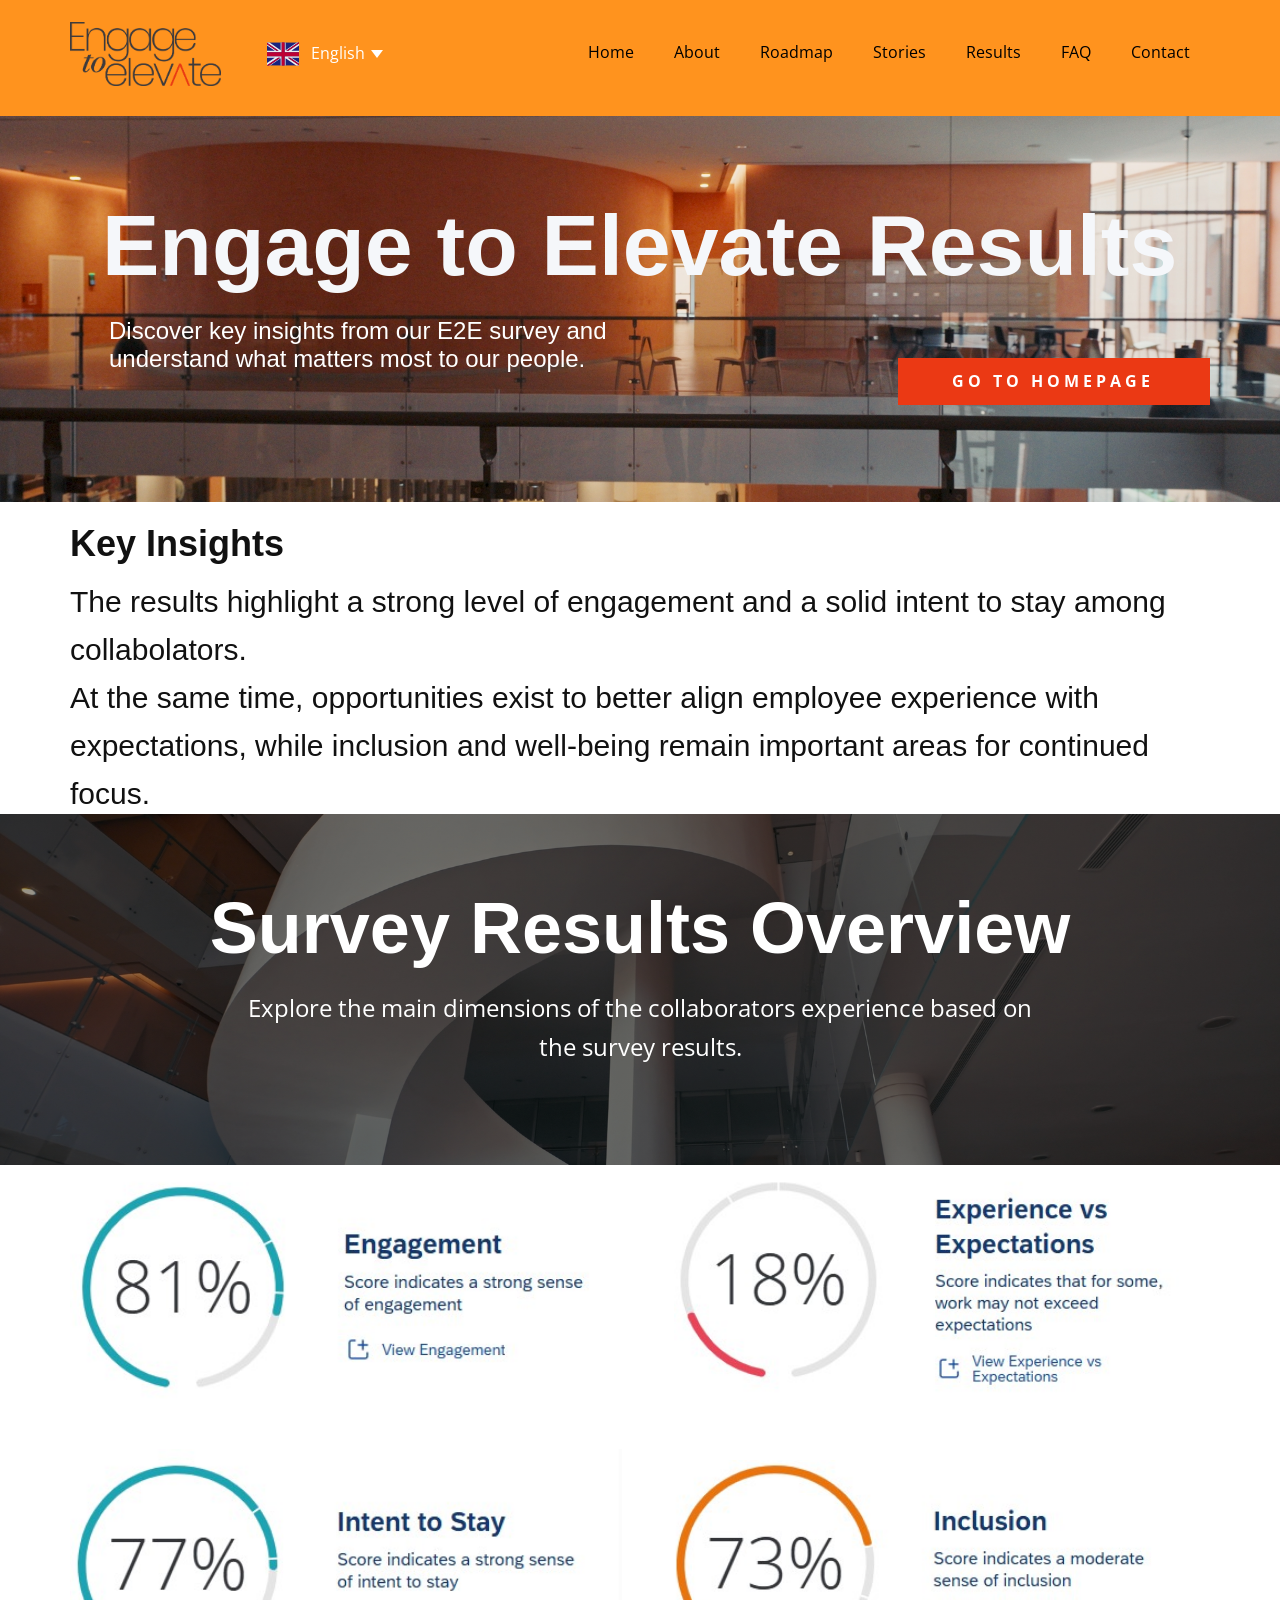
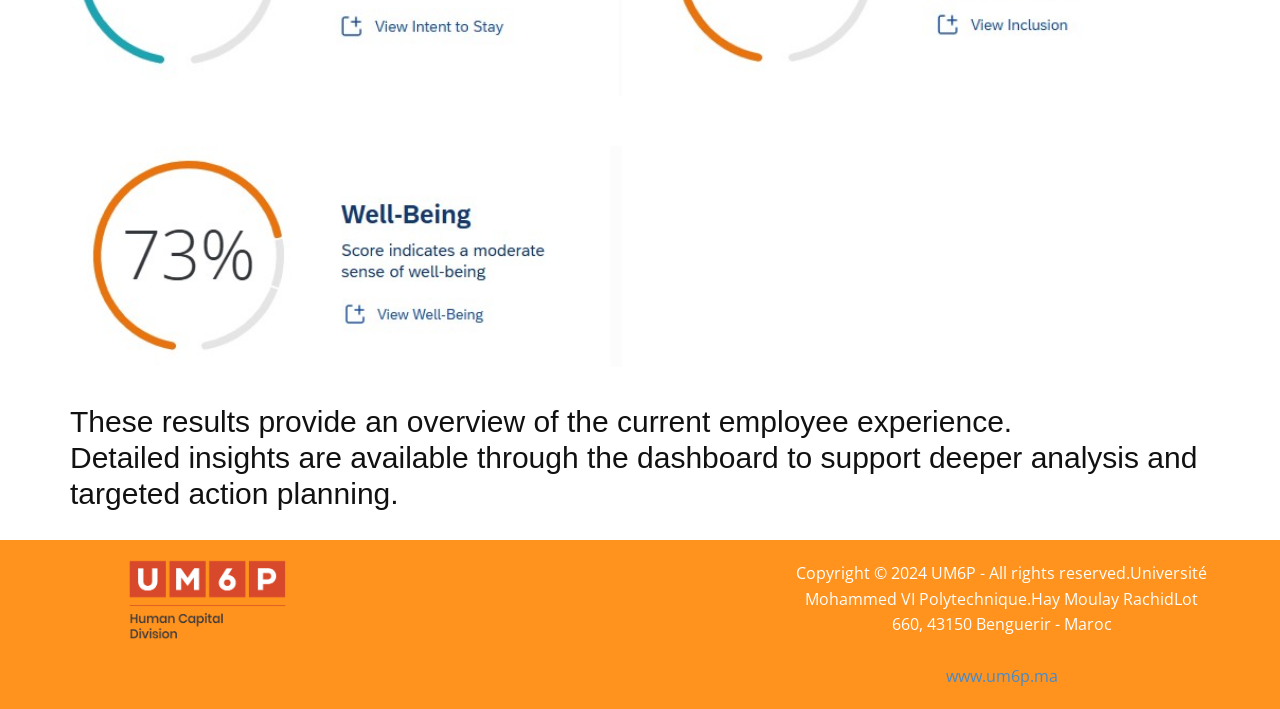
<file: E2E-Results.html>
<!DOCTYPE html>
<html style="font-size: 16px;" lang="en-US"><head>
    <meta name="viewport" content="width=device-width, initial-scale=1.0">
    <meta charset="utf-8">
    <meta name="keywords" content="">
    <meta name="description" content="">
    <title>E2E Results</title>
    <link rel="stylesheet" href="nicepage.css" media="screen">
<link rel="stylesheet" href="E2E-Results.css" media="screen">
    <script class="u-script" type="text/javascript" src="jquery.js" defer=""></script>
    <script class="u-script" type="text/javascript" src="nicepage.js" defer=""></script>
    <meta name="generator" content="Nicepage 8.4.0, nicepage.com">
    <link rel="icon" href="images/favicon.png">
    
    
    
    
    
    
    
    
    <link id="u-page-google-font" rel="stylesheet" href="https://fonts.googleapis.com/css2?display=swap&amp;family=Open+Sans:ital,wght@0,300;0,400;0,500;0,600;0,700;0,800;1,300;1,400;1,500;1,600;1,700;1,800">
    <script type="application/ld+json">{
		"@context": "http://schema.org",
		"@type": "Organization",
		"name": "engage2elevate",
		"logo": "images/Engage2ElevateLogo.png"
}</script>
    <meta name="theme-color" content="#478ac9">
    <meta property="og:title" content="E2E Results">
    <meta property="og:description" content="">
    <meta property="og:type" content="website">
  <meta data-intl-tel-input-cdn-path="intlTelInput/"></head>
  <body data-path-to-root="./" data-include-products="false" class="u-body u-clearfix u-xxl-mode" data-lang="en"><header class="u-clearfix u-custom-color-1 u-header u-header" id="header"><div class="u-clearfix u-sheet u-sheet-1">
        <a href="#" class="u-image u-logo u-image-1" data-image-width="1593" data-image-height="675" data-lang-fr="#" data-lang-en="#">
          <img src="images/Engage2ElevateLogo.png" class="u-logo-image u-logo-image-1">
        </a>
        <nav class="u-menu u-menu-one-level u-offcanvas u-menu-1" role="navigation">
          <div class="menu-collapse" style="font-size: 1rem; letter-spacing: 0px;">
            <a class="u-button-style u-custom-border u-custom-left-right-menu-spacing u-custom-padding-bottom u-custom-text-active-color u-custom-text-color u-custom-text-hover-color u-custom-top-bottom-menu-spacing u-hamburger-link u-nav-link u-text-active-palette-1-base u-text-custom-color-3 u-text-hover-palette-2-base" href="#" tabindex="-1" aria-label="Open menu" aria-controls="c2e6">
              <svg class="u-svg-link" viewBox="0 0 24 24"><use xlink:href="#menu-hamburger"></use></svg>
              <svg class="u-svg-content" version="1.1" id="menu-hamburger" viewBox="0 0 16 16" x="0px" y="0px" xmlns:xlink="http://www.w3.org/1999/xlink" xmlns="http://www.w3.org/2000/svg"><g><rect y="1" width="16" height="2"></rect><rect y="7" width="16" height="2"></rect><rect y="13" width="16" height="2"></rect>
</g></svg>
            </a>
          </div>
          <div class="u-custom-menu u-nav-container">
            <ul role="menubar" class="u-nav u-unstyled u-nav-1"><li role="none" class="u-nav-item"><a role="menuitem" class="u-button-style u-nav-link u-text-active-black u-text-black u-text-hover-custom-color-3 u-nav-link-2" href="./" data-lang-fr="{&quot;content&quot;:&quot;Accueil&quot;,&quot;href&quot;:&quot;Home.html&quot;}" data-lang-en="{&quot;content&quot;:&quot;Home&quot;,&quot;href&quot;:&quot;Home.html&quot;}">Home</a>
</li><li role="none" class="u-nav-item"><a role="menuitem" class="u-button-style u-nav-link u-text-active-black u-text-black u-text-hover-custom-color-3 u-nav-link-2" href="E2E-About.html" data-lang-fr="{&quot;content&quot;:&quot;À propos&quot;,&quot;href&quot;:&quot;E2E-About.html&quot;}" data-lang-en="{&quot;content&quot;:&quot;About&quot;,&quot;href&quot;:&quot;E2E-About.html&quot;}">About</a>
</li><li role="none" class="u-nav-item"><a role="menuitem" class="u-button-style u-nav-link u-text-active-black u-text-black u-text-hover-custom-color-3 u-nav-link-2" href="E2E-Roadmap.html" data-lang-fr="{&quot;content&quot;:&quot;Feuille de route&quot;,&quot;href&quot;:&quot;E2E-Roadmap.html&quot;}" data-lang-en="{&quot;content&quot;:&quot;Roadmap&quot;,&quot;href&quot;:&quot;E2E-Roadmap.html&quot;}">Roadmap</a>
</li><li role="none" class="u-nav-item"><a role="menuitem" class="u-button-style u-nav-link u-text-active-black u-text-black u-text-hover-custom-color-3 u-nav-link-2" href="E2E-Stories.html" data-lang-fr="{&quot;content&quot;:&quot;Histoires&quot;,&quot;href&quot;:&quot;E2E-Stories.html&quot;}" data-lang-en="{&quot;content&quot;:&quot;Stories&quot;,&quot;href&quot;:&quot;E2E-Stories.html&quot;}">Stories</a>
</li><li role="none" class="u-nav-item"><a role="menuitem" class="u-button-style u-nav-link u-text-active-black u-text-black u-text-hover-custom-color-3 u-nav-link-2" href="E2E-Results.html" data-lang-en="{&quot;content&quot;:&quot;Results&quot;,&quot;href&quot;:&quot;E2E-Results.html&quot;}" data-lang-fr="{&quot;content&quot;:&quot;Résultats&quot;,&quot;href&quot;:&quot;E2E-Results.html&quot;}">Results</a>
</li><li role="none" class="u-nav-item"><a role="menuitem" class="u-button-style u-nav-link u-text-active-black u-text-black u-text-hover-custom-color-3 u-nav-link-2" href="E2E-FAQ.html" data-lang-fr="{&quot;content&quot;:&quot;FAQ&quot;,&quot;href&quot;:&quot;E2E-FAQ.html&quot;}" data-lang-en="{&quot;content&quot;:&quot;FAQ&quot;,&quot;href&quot;:&quot;E2E-FAQ.html&quot;}">FAQ</a>
</li><li role="none" class="u-nav-item"><a role="menuitem" class="u-button-style u-nav-link u-text-active-black u-text-black u-text-hover-custom-color-3 u-nav-link-2" href="E2E-Contact.html" data-lang-fr="{&quot;content&quot;:&quot;Contacter&quot;,&quot;href&quot;:&quot;E2E-Contact.html&quot;}" data-lang-en="{&quot;content&quot;:&quot;Contact&quot;,&quot;href&quot;:&quot;E2E-Contact.html&quot;}">Contact</a>
</li></ul>
          </div>
          <div class="u-custom-menu u-nav-container-collapse" id="c2e6" role="region" aria-label="Menu panel">
            <div class="u-black u-container-style u-inner-container-layout u-opacity u-opacity-95 u-sidenav">
              <div class="u-inner-container-layout u-sidenav-overflow">
                <div class="u-menu-close" tabindex="-1" aria-label="Close menu"></div>
                <ul class="u-align-center u-nav u-popupmenu-items u-unstyled u-nav-2" role="menubar"><li role="none" class="u-nav-item"><a role="menuitem" class="u-button-style u-nav-link" href="./" data-lang-fr="{&quot;content&quot;:&quot;Accueil&quot;,&quot;href&quot;:&quot;Home.html&quot;}" data-lang-en="{&quot;content&quot;:&quot;Home&quot;,&quot;href&quot;:&quot;Home.html&quot;}">Home</a>
</li><li role="none" class="u-nav-item"><a role="menuitem" class="u-button-style u-nav-link" href="E2E-About.html" data-lang-fr="{&quot;content&quot;:&quot;À propos&quot;,&quot;href&quot;:&quot;E2E-About.html&quot;}" data-lang-en="{&quot;content&quot;:&quot;About&quot;,&quot;href&quot;:&quot;E2E-About.html&quot;}">About</a>
</li><li role="none" class="u-nav-item"><a role="menuitem" class="u-button-style u-nav-link" href="E2E-Roadmap.html" data-lang-fr="{&quot;content&quot;:&quot;Feuille de route&quot;,&quot;href&quot;:&quot;E2E-Roadmap.html&quot;}" data-lang-en="{&quot;content&quot;:&quot;Roadmap&quot;,&quot;href&quot;:&quot;E2E-Roadmap.html&quot;}">Roadmap</a>
</li><li role="none" class="u-nav-item"><a role="menuitem" class="u-button-style u-nav-link" href="E2E-Stories.html" data-lang-fr="{&quot;content&quot;:&quot;Histoires&quot;,&quot;href&quot;:&quot;E2E-Stories.html&quot;}" data-lang-en="{&quot;content&quot;:&quot;Stories&quot;,&quot;href&quot;:&quot;E2E-Stories.html&quot;}">Stories</a>
</li><li role="none" class="u-nav-item"><a role="menuitem" class="u-button-style u-nav-link" href="E2E-Results.html" data-lang-en="{&quot;content&quot;:&quot;Results&quot;,&quot;href&quot;:&quot;E2E-Results.html&quot;}" data-lang-fr="{&quot;content&quot;:&quot;Résultats&quot;,&quot;href&quot;:&quot;E2E-Results.html&quot;}">Results</a>
</li><li role="none" class="u-nav-item"><a role="menuitem" class="u-button-style u-nav-link" href="E2E-FAQ.html" data-lang-fr="{&quot;content&quot;:&quot;FAQ&quot;,&quot;href&quot;:&quot;E2E-FAQ.html&quot;}" data-lang-en="{&quot;content&quot;:&quot;FAQ&quot;,&quot;href&quot;:&quot;E2E-FAQ.html&quot;}">FAQ</a>
</li><li role="none" class="u-nav-item"><a role="menuitem" class="u-button-style u-nav-link" href="E2E-Contact.html" data-lang-fr="{&quot;content&quot;:&quot;Contacter&quot;,&quot;href&quot;:&quot;E2E-Contact.html&quot;}" data-lang-en="{&quot;content&quot;:&quot;Contact&quot;,&quot;href&quot;:&quot;E2E-Contact.html&quot;}">Contact</a>
</li></ul>
              </div>
            </div>
            <div class="u-black u-menu-overlay u-opacity u-opacity-70"></div>
          </div>
        </nav>
        <div class="u-h-spacing-12 u-language u-language-content-icon-text u-language-layout-dropdown u-v-spacing-6 u-language-1">
          <a class="u-language-active u-language-url" data-lang-text="English" href="#" data-language="en">
            <svg class="u-caret u-caret-svg" version="1.1" id="Layer_1" xmlns="http://www.w3.org/2000/svg" xmlns:xlink="http://www.w3.org/1999/xlink" x="0px" y="0px" width="16px" height="16px" viewBox="0 0 16 16" style="fill:currentColor;" xml:space="preserve"><polygon class="st0" points="8,12 2,4 14,4 "></polygon></svg><span class="u-icon u-language-en u-language-icon u-icon-1"><svg xmlns="http://www.w3.org/2000/svg" xmlns:xlink="http://www.w3.org/1999/xlink" version="1.1" xml:space="preserve" class="u-svg-content" viewBox="0 0 112 112" x="0px" y="0px" style="width: 1em; height: 1em;"><rect y="16" fill="#19237F" width="112" height="80"></rect><path fill="#EDEDED" d="M47.8,16h3.5v33.7H0v-4.8h27.5L0,25.9v-3.8l33.2,22.8h7.7L0,16.8V16h8.8l39,26.9V16z M75,44.9h-7.7L109.4,16
	h-5.1L65.1,42.9V16h-3.4v33.7H112v-4.8H85.4L112,26.6v-7L75,44.9z M61.7,96h3.4V70.7l37,25.3h9.9v-0.8L73.2,68.7H81l31,21.2v-3.1
	L85.4,68.7H112v-4.8H61.7V96z M0,68.7h27.5L0,87.7v7.8l39.1-26.8h7.8L7.1,96H11l36.8-25.3V96h3.5V63.9H0V68.7z"></path><path fill="#BD0034" d="M112,16v3.6L75,44.9h-7.7L109.4,16H112z M73.2,68.7L112,95.2v-5.3L81,68.7H73.2z M40.9,44.9L0,16.8v5.3
	l33.2,22.8C33.2,44.9,40.9,44.9,40.9,44.9z M39.1,68.7L0,95.5V96h7.1l39.8-27.3H39.1z M61.7,16H51.3v33.7H0v14.2h51.3V96h10.4V63.9
	H112V49.7H61.7V16z"></path></svg></span>
          </a>
          <div class="u-border-1 u-border-grey-15 u-h-spacing-12 u-language-dropdown u-v-spacing-6 u-white">
            <a class="u-language-dropdown-url u-language-url" data-lang-text="English" href="./E2E-Results.html" data-language="en"><span class="u-icon u-language-en u-language-icon u-icon-1"><svg xmlns="http://www.w3.org/2000/svg" xmlns:xlink="http://www.w3.org/1999/xlink" version="1.1" xml:space="preserve" class="u-svg-content" viewBox="0 0 112 112" x="0px" y="0px" style="width: 1em; height: 1em;"><rect y="16" fill="#19237F" width="112" height="80"></rect><path fill="#EDEDED" d="M47.8,16h3.5v33.7H0v-4.8h27.5L0,25.9v-3.8l33.2,22.8h7.7L0,16.8V16h8.8l39,26.9V16z M75,44.9h-7.7L109.4,16
	h-5.1L65.1,42.9V16h-3.4v33.7H112v-4.8H85.4L112,26.6v-7L75,44.9z M61.7,96h3.4V70.7l37,25.3h9.9v-0.8L73.2,68.7H81l31,21.2v-3.1
	L85.4,68.7H112v-4.8H61.7V96z M0,68.7h27.5L0,87.7v7.8l39.1-26.8h7.8L7.1,96H11l36.8-25.3V96h3.5V63.9H0V68.7z"></path><path fill="#BD0034" d="M112,16v3.6L75,44.9h-7.7L109.4,16H112z M73.2,68.7L112,95.2v-5.3L81,68.7H73.2z M40.9,44.9L0,16.8v5.3
	l33.2,22.8C33.2,44.9,40.9,44.9,40.9,44.9z M39.1,68.7L0,95.5V96h7.1l39.8-27.3H39.1z M61.7,16H51.3v33.7H0v14.2h51.3V96h10.4V63.9
	H112V49.7H61.7V16z"></path></svg></span>
            </a>
            <a class="u-language-dropdown-url u-language-url" data-lang-text="French (Français)" href="./fr/E2E-Results.html" data-language="fr"><span class="u-icon u-language-fr u-language-icon u-icon-3"><svg xmlns="http://www.w3.org/2000/svg" xmlns:xlink="http://www.w3.org/1999/xlink" version="1.1" xml:space="preserve" class="u-svg-content" viewBox="0 0 112 112" x="0px" y="0px" style="width: 1em; height: 1em;"><rect y="16" fill="#EDEDED" width="112" height="80"></rect><rect y="16" fill="#323E95" width="37.3" height="80"></rect><rect x="74.7" y="16" fill="#D80031" width="37.3" height="80"></rect></svg></span>
            </a>
          </div>
        </div>
      </div></header>
    <section class="u-clearfix u-image u-section-1" id="block-12" data-image-width="1920" data-image-height="1080">
      <div class="u-clearfix u-sheet u-sheet-1">
        <h1 class="u-text u-text-default u-text-palette-5-light-3 u-text-1">Engage to Elevate Results </h1>
        <h6 class="u-text u-text-white u-text-2"> Discover key insights from our E2E survey and understand what matters most to our people. </h6>
        <a href="./" data-page-id="710407325" class="u-active-white u-align-center u-border-2 u-border-active-black u-border-custom-color-3 u-border-hover-black u-btn u-button-style u-custom-color-3 u-hover-white u-text-active-black u-text-body-alt-color u-text-hover-black u-btn-1" title="Home">Go to homepage</a>
      </div>
    </section>
    <section class="u-clearfix u-section-2" id="block-13">
      <div class="u-clearfix u-sheet u-sheet-1">
        <h3 class="u-text u-text-default u-text-1"> Key Insights&nbsp;</h3>
        <p class="u-custom-font u-font-arial u-text u-text-2"> The results highlight a strong level of engagement and a solid intent to stay among collabolators.<br> At the same time, opportunities exist to better align employee experience with expectations, while inclusion and well-being remain important areas for continued focus.
        </p>
        <div class="fr-view u-clearfix u-rich-text u-text u-text-3"></div>
      </div>
    </section>
    <section class="u-align-center u-clearfix u-container-align-center u-image u-shading u-section-3" id="block-15" data-image-width="1920" data-image-height="1080">
      <div class="u-clearfix u-sheet u-valign-middle-lg u-valign-middle-md u-valign-middle-sm u-valign-middle-xs u-sheet-1">
        <h1 class="u-align-center u-text u-text-default u-title u-text-1"> Survey Results Overview</h1>
        <p class="u-align-center u-large-text u-text u-text-variant u-text-2"> Explore the main dimensions of the collaborators experience based on the survey results. </p>
      </div>
    </section>
    <section class="u-clearfix u-section-4" id="block-11">
      <div class="u-clearfix u-sheet">
        <div class="u-expanded-width u-gallery u-layout-grid u-lightbox u-no-transition u-show-text-none u-gallery-1">
          <div class="u-gallery-inner u-gallery-inner-1">
            <div class="u-effect-hover-zoom u-gallery-item u-shape-rectangle" data-animation-name="" data-animation-duration="0" data-animation-delay="0" data-animation-direction="">
              <div class="u-back-slide">
                <img class="u-back-image u-expanded u-image-contain" src="images/ENGAGEMENT.jpg" data-image-width="493" data-image-height="221">
              </div>
              <div class="u-over-slide u-shading u-over-slide-1"></div>
            </div>
            <div class="u-effect-hover-zoom u-gallery-item u-shape-rectangle" data-animation-name="" data-animation-duration="0" data-animation-delay="0" data-animation-direction="">
              <div class="u-back-slide">
                <img class="u-back-image u-expanded u-image-contain" src="images/EXVSX.jpg" data-image-width="479" data-image-height="227">
              </div>
              <div class="u-over-slide u-shading u-over-slide-2"></div>
            </div>
            <div class="u-effect-hover-zoom u-gallery-item u-shape-rectangle" data-animation-name="" data-animation-duration="0" data-animation-delay="0" data-animation-direction="">
              <div class="u-back-slide">
                <img class="u-back-image u-expanded u-image-contain" src="images/INTENTTOSTAY.jpg" data-image-width="498" data-image-height="223">
              </div>
              <div class="u-over-slide u-shading u-over-slide-3"></div>
            </div>
            <div class="u-effect-hover-zoom u-gallery-item u-shape-rectangle" data-animation-name="" data-animation-duration="0" data-animation-delay="0" data-animation-direction="">
              <div class="u-back-slide">
                <img class="u-back-image u-expanded u-image-contain" src="images/INCLUSION.jpg" data-image-width="502" data-image-height="206">
              </div>
              <div class="u-over-slide u-shading u-over-slide-4"></div>
            </div>
            <div class="u-effect-hover-zoom u-gallery-item u-shape-rectangle" data-image-width="521" data-image-height="209">
              <div class="u-back-slide">
                <img class="u-back-image u-expanded u-image-contain" src="images/WELLBEING.jpg">
              </div>
              <div class="u-over-slide u-shading u-over-slide-5"></div>
            </div>
          </div>
        </div>
      </div>
    </section>
    <section class="u-clearfix u-section-5" id="block-16">
      <div class="u-clearfix u-sheet u-sheet-1">
        <h5 class="u-text u-text-default u-text-1"> These results provide an overview of the current employee experience.<br> Detailed insights are available through the dashboard to support deeper analysis and targeted action planning.
        </h5>
      </div>
    </section>
    
    
    
    
    <footer class="u-align-center u-clearfix u-container-align-center u-container-align-center-lg u-container-align-center-md u-container-align-center-sm u-container-align-center-xl u-custom-color-1 u-footer u-footer" id="footer"><div class="u-clearfix u-sheet u-valign-middle-lg u-sheet-1">
        <a href="" class="u-image u-logo u-image-1" data-image-width="3456" data-image-height="2072" data-lang-fr="" data-lang-en="">
          <img src="images/UM6P----Human-Capital-Division.png" class="u-logo-image u-logo-image-1">
        </a>
        <p class="u-small-text u-text u-text-variant u-text-1" data-lang-fr="​Copyright © 2024 UM6P - Tous droits réservés. Université Mohammed VI Polytechnique. Hay Moulay Rachid Lot 660, 43150 Benguerir - Maroc<br><br><a href=&quot;https://eur03.safelinks.protection.outlook.com/?url=http%3A%2F%2Fwww.um6p.ma%2F&amp;amp;data=05%7C02%7CTonietta.DEVOE%40um6p.ma%7Ca66d394acc35431f78bb08de7b891f39%7C39626157a047468987a26fa645cb5cb7%7C1%7C0%7C639084026495530843%7CUnknown%7CTWFpbGZsb3d8eyJFbXB0eU1hcGkiOnRydWUsIlYiOiIwLjAuMDAwMCIsIlAiOiJXaW4zMiIsIkFOIjoiTWFpbCIsIldUIjoyfQ%3D%3D%7C0%7C%7C%7C&amp;amp;sdata=8UMZNv0HcoSWDBtUooW9el2CQZASoYXInahtbAmEhaM%3D&amp;amp;reserved=0&quot; target=&quot;_blank&quot; rel=&quot;noopener nofollow&quot; class=&quot;a_GcMg u-active-none u-border-none u-btn u-button-style u-hover-none u-none u-text-palette-1-base u-block-control u-btn-1&quot; data-lang-fr=&quot;{&amp;quot;content&amp;quot;:&amp;quot;www.um6p.ma&amp;quot;,&amp;quot;href&amp;quot;:&amp;quot;https://eur03.safelinks.protection.outlook.com/?url=http%3A%2F%2Fwww.um6p.ma%2F&amp;amp;data=05%7C02%7CTonietta.DEVOE%40um6p.ma%7Ca66d394acc35431f78bb08de7b891f39%7C39626157a047468987a26fa645cb5cb7%7C1%7C0%7C639084026495530843%7CUnknown%7CTWFpbGZsb3d8eyJFbXB0eU1hcGkiOnRydWUsIlYiOiIwLjAuMDAwMCIsIlAiOiJXaW4zMiIsIkFOIjoiTWFpbCIsIldUIjoyfQ%3D%3D%7C0%7C%7C%7C&amp;amp;sdata=8UMZNv0HcoSWDBtUooW9el2CQZASoYXInahtbAmEhaM%3D&amp;amp;reserved=0&amp;quot;}&quot; data-lang-en=&quot;{&amp;quot;content&amp;quot;:&amp;quot;www.um6p.ma&amp;quot;,&amp;quot;href&amp;quot;:&amp;quot;https://eur03.safelinks.protection.outlook.com/?url=http%3A%2F%2Fwww.um6p.ma%2F&amp;amp;data=05%7C02%7CTonietta.DEVOE%40um6p.ma%7Ca66d394acc35431f78bb08de7b891f39%7C39626157a047468987a26fa645cb5cb7%7C1%7C0%7C639084026495530843%7CUnknown%7CTWFpbGZsb3d8eyJFbXB0eU1hcGkiOnRydWUsIlYiOiIwLjAuMDAwMCIsIlAiOiJXaW4zMiIsIkFOIjoiTWFpbCIsIldUIjoyfQ%3D%3D%7C0%7C%7C%7C&amp;amp;sdata=8UMZNv0HcoSWDBtUooW9el2CQZASoYXInahtbAmEhaM%3D&amp;amp;reserved=0&amp;quot;}&quot; style=&quot;background-image: none; padding-top: 0px; padding-bottom: 0px; padding-left: 0px; padding-right: 0px&quot; data-block=&quot;297&quot;>www.um6p.ma</a>" data-lang-en="​Copyright © 2024 UM6P - All rights reserved.Université Mohammed VI Polytechnique.Hay Moulay RachidLot 660, 43150 Benguerir - Maroc<br><br><a href=&quot;https://eur03.safelinks.protection.outlook.com/?url=http%3A%2F%2Fwww.um6p.ma%2F&amp;amp;data=05%7C02%7CTonietta.DEVOE%40um6p.ma%7Ca66d394acc35431f78bb08de7b891f39%7C39626157a047468987a26fa645cb5cb7%7C1%7C0%7C639084026495530843%7CUnknown%7CTWFpbGZsb3d8eyJFbXB0eU1hcGkiOnRydWUsIlYiOiIwLjAuMDAwMCIsIlAiOiJXaW4zMiIsIkFOIjoiTWFpbCIsIldUIjoyfQ%3D%3D%7C0%7C%7C%7C&amp;amp;sdata=8UMZNv0HcoSWDBtUooW9el2CQZASoYXInahtbAmEhaM%3D&amp;amp;reserved=0&quot; target=&quot;_blank&quot; rel=&quot;noopener nofollow&quot; class=&quot;a_GcMg u-active-none u-border-none u-btn u-button-style u-hover-none u-none u-text-palette-1-base u-block-control u-btn-1&quot; data-lang-fr=&quot;{&amp;quot;content&amp;quot;:&amp;quot;www.um6p.ma&amp;quot;,&amp;quot;href&amp;quot;:&amp;quot;https://eur03.safelinks.protection.outlook.com/?url=http%3A%2F%2Fwww.um6p.ma%2F&amp;amp;data=05%7C02%7CTonietta.DEVOE%40um6p.ma%7Ca66d394acc35431f78bb08de7b891f39%7C39626157a047468987a26fa645cb5cb7%7C1%7C0%7C639084026495530843%7CUnknown%7CTWFpbGZsb3d8eyJFbXB0eU1hcGkiOnRydWUsIlYiOiIwLjAuMDAwMCIsIlAiOiJXaW4zMiIsIkFOIjoiTWFpbCIsIldUIjoyfQ%3D%3D%7C0%7C%7C%7C&amp;amp;sdata=8UMZNv0HcoSWDBtUooW9el2CQZASoYXInahtbAmEhaM%3D&amp;amp;reserved=0&amp;quot;}&quot; data-lang-en=&quot;{&amp;quot;content&amp;quot;:&amp;quot;www.um6p.ma&amp;quot;,&amp;quot;href&amp;quot;:&amp;quot;https://eur03.safelinks.protection.outlook.com/?url=http%3A%2F%2Fwww.um6p.ma%2F&amp;amp;data=05%7C02%7CTonietta.DEVOE%40um6p.ma%7Ca66d394acc35431f78bb08de7b891f39%7C39626157a047468987a26fa645cb5cb7%7C1%7C0%7C639084026495530843%7CUnknown%7CTWFpbGZsb3d8eyJFbXB0eU1hcGkiOnRydWUsIlYiOiIwLjAuMDAwMCIsIlAiOiJXaW4zMiIsIkFOIjoiTWFpbCIsIldUIjoyfQ%3D%3D%7C0%7C%7C%7C&amp;amp;sdata=8UMZNv0HcoSWDBtUooW9el2CQZASoYXInahtbAmEhaM%3D&amp;amp;reserved=0&amp;quot;}&quot; style=&quot;background-image: none; padding-top: 0px; padding-bottom: 0px; padding-left: 0px; padding-right: 0px&quot; data-block=&quot;375&quot;>www.um6p.ma</a>"> Copyright © 2024 UM6P - All rights reserved.Université Mohammed VI Polytechnique.Hay Moulay RachidLot 660, 43150 Benguerir - Maroc<br>
          <br>
          <a href="https://eur03.safelinks.protection.outlook.com/?url=http%3A%2F%2Fwww.um6p.ma%2F&amp;data=05%7C02%7CTonietta.DEVOE%40um6p.ma%7Ca66d394acc35431f78bb08de7b891f39%7C39626157a047468987a26fa645cb5cb7%7C1%7C0%7C639084026495530843%7CUnknown%7CTWFpbGZsb3d8eyJFbXB0eU1hcGkiOnRydWUsIlYiOiIwLjAuMDAwMCIsIlAiOiJXaW4zMiIsIkFOIjoiTWFpbCIsIldUIjoyfQ%3D%3D%7C0%7C%7C%7C&amp;sdata=8UMZNv0HcoSWDBtUooW9el2CQZASoYXInahtbAmEhaM%3D&amp;reserved=0" target="_blank" rel="noopener nofollow" class="a_GcMg u-active-none u-border-none u-btn u-button-style u-hover-none u-none u-text-palette-1-base u-btn-1" data-lang-fr="{&quot;content&quot;:&quot;www.um6p.ma&quot;,&quot;href&quot;:&quot;https://eur03.safelinks.protection.outlook.com/?url=http%3A%2F%2Fwww.um6p.ma%2F&amp;data=05%7C02%7CTonietta.DEVOE%40um6p.ma%7Ca66d394acc35431f78bb08de7b891f39%7C39626157a047468987a26fa645cb5cb7%7C1%7C0%7C639084026495530843%7CUnknown%7CTWFpbGZsb3d8eyJFbXB0eU1hcGkiOnRydWUsIlYiOiIwLjAuMDAwMCIsIlAiOiJXaW4zMiIsIkFOIjoiTWFpbCIsIldUIjoyfQ%3D%3D%7C0%7C%7C%7C&amp;sdata=8UMZNv0HcoSWDBtUooW9el2CQZASoYXInahtbAmEhaM%3D&amp;reserved=0&quot;}" data-lang-en="{&quot;content&quot;:&quot;www.um6p.ma&quot;,&quot;href&quot;:&quot;https://eur03.safelinks.protection.outlook.com/?url=http%3A%2F%2Fwww.um6p.ma%2F&amp;data=05%7C02%7CTonietta.DEVOE%40um6p.ma%7Ca66d394acc35431f78bb08de7b891f39%7C39626157a047468987a26fa645cb5cb7%7C1%7C0%7C639084026495530843%7CUnknown%7CTWFpbGZsb3d8eyJFbXB0eU1hcGkiOnRydWUsIlYiOiIwLjAuMDAwMCIsIlAiOiJXaW4zMiIsIkFOIjoiTWFpbCIsIldUIjoyfQ%3D%3D%7C0%7C%7C%7C&amp;sdata=8UMZNv0HcoSWDBtUooW9el2CQZASoYXInahtbAmEhaM%3D&amp;reserved=0&quot;}">www.um6p.ma</a>
        </p>
      </div></footer><span style="height: 64px; width: 64px; margin-left: 0px; margin-right: auto; margin-top: 0px; right: 5px; bottom: 280px; padding: 13px; background-image: none;" class="u-back-to-top u-custom-color-3 u-icon u-icon-circle u-opacity u-opacity-85" data-href="#"><svg class="u-svg-link" preserveAspectRatio="xMidYMin slice" viewBox="0 0 551.13 551.13"><use xmlns:xlink="http://www.w3.org/1999/xlink" xlink:href="#svg-1d98"></use></svg><svg class="u-svg-content" enable-background="new 0 0 551.13 551.13" viewBox="0 0 551.13 551.13" xmlns="http://www.w3.org/2000/svg" id="svg-1d98"><path d="m275.565 189.451 223.897 223.897h51.668l-275.565-275.565-275.565 275.565h51.668z"></path></svg></span>
  
</body></html>
</file>
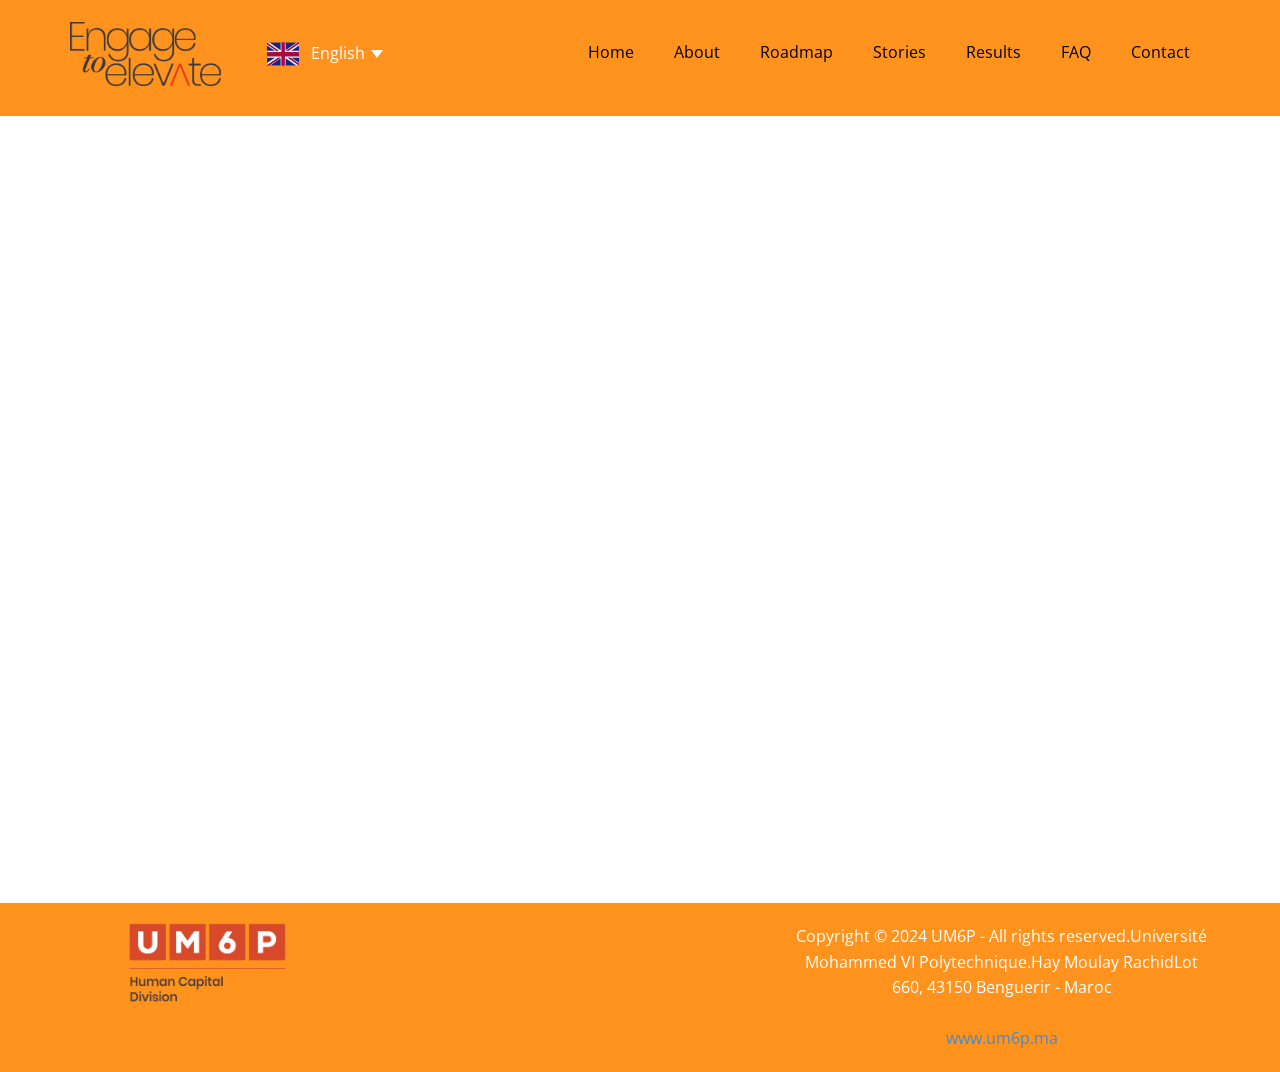
<file: E2E-Roadmap.html>
<!DOCTYPE html>
<html style="font-size: 16px;" lang="en-US"><head>
    <meta name="viewport" content="width=device-width, initial-scale=1.0">
    <meta charset="utf-8">
    <meta name="keywords" content="">
    <meta name="description" content="">
    <title>E2E Roadmap</title>
    <link rel="stylesheet" href="nicepage.css" media="screen">
<link rel="stylesheet" href="E2E-Roadmap.css" media="screen">
    <script class="u-script" type="text/javascript" src="jquery.js" defer=""></script>
    <script class="u-script" type="text/javascript" src="nicepage.js" defer=""></script>
    <meta name="generator" content="Nicepage 8.4.0, nicepage.com">
    <link rel="icon" href="images/favicon.png">
    
    
    
    
    <link id="u-page-google-font" rel="stylesheet" href="https://fonts.googleapis.com/css2?display=swap&amp;family=Open+Sans:ital,wght@0,300;0,400;0,500;0,600;0,700;0,800;1,300;1,400;1,500;1,600;1,700;1,800">
    <script type="application/ld+json">{
		"@context": "http://schema.org",
		"@type": "Organization",
		"name": "engage2elevate",
		"logo": "images/Engage2ElevateLogo.png"
}</script>
    <meta name="theme-color" content="#478ac9">
    <meta property="og:title" content="E2E Roadmap">
    <meta property="og:description" content="">
    <meta property="og:type" content="website">
  <meta data-intl-tel-input-cdn-path="intlTelInput/"></head>
  <body data-path-to-root="./" data-include-products="false" class="u-body u-clearfix u-xxl-mode" data-lang="en"><header class="u-clearfix u-custom-color-1 u-header u-header" id="header"><div class="u-clearfix u-sheet u-sheet-1">
        <a href="#" class="u-image u-logo u-image-1" data-image-width="1593" data-image-height="675" data-lang-fr="#" data-lang-en="#">
          <img src="images/Engage2ElevateLogo.png" class="u-logo-image u-logo-image-1">
        </a>
        <nav class="u-menu u-menu-one-level u-offcanvas u-menu-1" role="navigation">
          <div class="menu-collapse" style="font-size: 1rem; letter-spacing: 0px;">
            <a class="u-button-style u-custom-border u-custom-left-right-menu-spacing u-custom-padding-bottom u-custom-text-active-color u-custom-text-color u-custom-text-hover-color u-custom-top-bottom-menu-spacing u-hamburger-link u-nav-link u-text-active-palette-1-base u-text-custom-color-3 u-text-hover-palette-2-base" href="#" tabindex="-1" aria-label="Open menu" aria-controls="c2e6">
              <svg class="u-svg-link" viewBox="0 0 24 24"><use xlink:href="#menu-hamburger"></use></svg>
              <svg class="u-svg-content" version="1.1" id="menu-hamburger" viewBox="0 0 16 16" x="0px" y="0px" xmlns:xlink="http://www.w3.org/1999/xlink" xmlns="http://www.w3.org/2000/svg"><g><rect y="1" width="16" height="2"></rect><rect y="7" width="16" height="2"></rect><rect y="13" width="16" height="2"></rect>
</g></svg>
            </a>
          </div>
          <div class="u-custom-menu u-nav-container">
            <ul role="menubar" class="u-nav u-unstyled u-nav-1"><li role="none" class="u-nav-item"><a role="menuitem" class="u-button-style u-nav-link u-text-active-black u-text-black u-text-hover-custom-color-3 u-nav-link-2" href="./" data-lang-fr="{&quot;content&quot;:&quot;Accueil&quot;,&quot;href&quot;:&quot;Home.html&quot;}" data-lang-en="{&quot;content&quot;:&quot;Home&quot;,&quot;href&quot;:&quot;Home.html&quot;}">Home</a>
</li><li role="none" class="u-nav-item"><a role="menuitem" class="u-button-style u-nav-link u-text-active-black u-text-black u-text-hover-custom-color-3 u-nav-link-2" href="E2E-About.html" data-lang-fr="{&quot;content&quot;:&quot;À propos&quot;,&quot;href&quot;:&quot;E2E-About.html&quot;}" data-lang-en="{&quot;content&quot;:&quot;About&quot;,&quot;href&quot;:&quot;E2E-About.html&quot;}">About</a>
</li><li role="none" class="u-nav-item"><a role="menuitem" class="u-button-style u-nav-link u-text-active-black u-text-black u-text-hover-custom-color-3 u-nav-link-2" href="E2E-Roadmap.html" data-lang-fr="{&quot;content&quot;:&quot;Feuille de route&quot;,&quot;href&quot;:&quot;E2E-Roadmap.html&quot;}" data-lang-en="{&quot;content&quot;:&quot;Roadmap&quot;,&quot;href&quot;:&quot;E2E-Roadmap.html&quot;}">Roadmap</a>
</li><li role="none" class="u-nav-item"><a role="menuitem" class="u-button-style u-nav-link u-text-active-black u-text-black u-text-hover-custom-color-3 u-nav-link-2" href="E2E-Stories.html" data-lang-fr="{&quot;content&quot;:&quot;Histoires&quot;,&quot;href&quot;:&quot;E2E-Stories.html&quot;}" data-lang-en="{&quot;content&quot;:&quot;Stories&quot;,&quot;href&quot;:&quot;E2E-Stories.html&quot;}">Stories</a>
</li><li role="none" class="u-nav-item"><a role="menuitem" class="u-button-style u-nav-link u-text-active-black u-text-black u-text-hover-custom-color-3 u-nav-link-2" href="E2E-Results.html" data-lang-en="{&quot;content&quot;:&quot;Results&quot;,&quot;href&quot;:&quot;E2E-Results.html&quot;}" data-lang-fr="{&quot;content&quot;:&quot;Résultats&quot;,&quot;href&quot;:&quot;E2E-Results.html&quot;}">Results</a>
</li><li role="none" class="u-nav-item"><a role="menuitem" class="u-button-style u-nav-link u-text-active-black u-text-black u-text-hover-custom-color-3 u-nav-link-2" href="E2E-FAQ.html" data-lang-fr="{&quot;content&quot;:&quot;FAQ&quot;,&quot;href&quot;:&quot;E2E-FAQ.html&quot;}" data-lang-en="{&quot;content&quot;:&quot;FAQ&quot;,&quot;href&quot;:&quot;E2E-FAQ.html&quot;}">FAQ</a>
</li><li role="none" class="u-nav-item"><a role="menuitem" class="u-button-style u-nav-link u-text-active-black u-text-black u-text-hover-custom-color-3 u-nav-link-2" href="E2E-Contact.html" data-lang-fr="{&quot;content&quot;:&quot;Contacter&quot;,&quot;href&quot;:&quot;E2E-Contact.html&quot;}" data-lang-en="{&quot;content&quot;:&quot;Contact&quot;,&quot;href&quot;:&quot;E2E-Contact.html&quot;}">Contact</a>
</li></ul>
          </div>
          <div class="u-custom-menu u-nav-container-collapse" id="c2e6" role="region" aria-label="Menu panel">
            <div class="u-black u-container-style u-inner-container-layout u-opacity u-opacity-95 u-sidenav">
              <div class="u-inner-container-layout u-sidenav-overflow">
                <div class="u-menu-close" tabindex="-1" aria-label="Close menu"></div>
                <ul class="u-align-center u-nav u-popupmenu-items u-unstyled u-nav-2" role="menubar"><li role="none" class="u-nav-item"><a role="menuitem" class="u-button-style u-nav-link" href="./" data-lang-fr="{&quot;content&quot;:&quot;Accueil&quot;,&quot;href&quot;:&quot;Home.html&quot;}" data-lang-en="{&quot;content&quot;:&quot;Home&quot;,&quot;href&quot;:&quot;Home.html&quot;}">Home</a>
</li><li role="none" class="u-nav-item"><a role="menuitem" class="u-button-style u-nav-link" href="E2E-About.html" data-lang-fr="{&quot;content&quot;:&quot;À propos&quot;,&quot;href&quot;:&quot;E2E-About.html&quot;}" data-lang-en="{&quot;content&quot;:&quot;About&quot;,&quot;href&quot;:&quot;E2E-About.html&quot;}">About</a>
</li><li role="none" class="u-nav-item"><a role="menuitem" class="u-button-style u-nav-link" href="E2E-Roadmap.html" data-lang-fr="{&quot;content&quot;:&quot;Feuille de route&quot;,&quot;href&quot;:&quot;E2E-Roadmap.html&quot;}" data-lang-en="{&quot;content&quot;:&quot;Roadmap&quot;,&quot;href&quot;:&quot;E2E-Roadmap.html&quot;}">Roadmap</a>
</li><li role="none" class="u-nav-item"><a role="menuitem" class="u-button-style u-nav-link" href="E2E-Stories.html" data-lang-fr="{&quot;content&quot;:&quot;Histoires&quot;,&quot;href&quot;:&quot;E2E-Stories.html&quot;}" data-lang-en="{&quot;content&quot;:&quot;Stories&quot;,&quot;href&quot;:&quot;E2E-Stories.html&quot;}">Stories</a>
</li><li role="none" class="u-nav-item"><a role="menuitem" class="u-button-style u-nav-link" href="E2E-Results.html" data-lang-en="{&quot;content&quot;:&quot;Results&quot;,&quot;href&quot;:&quot;E2E-Results.html&quot;}" data-lang-fr="{&quot;content&quot;:&quot;Résultats&quot;,&quot;href&quot;:&quot;E2E-Results.html&quot;}">Results</a>
</li><li role="none" class="u-nav-item"><a role="menuitem" class="u-button-style u-nav-link" href="E2E-FAQ.html" data-lang-fr="{&quot;content&quot;:&quot;FAQ&quot;,&quot;href&quot;:&quot;E2E-FAQ.html&quot;}" data-lang-en="{&quot;content&quot;:&quot;FAQ&quot;,&quot;href&quot;:&quot;E2E-FAQ.html&quot;}">FAQ</a>
</li><li role="none" class="u-nav-item"><a role="menuitem" class="u-button-style u-nav-link" href="E2E-Contact.html" data-lang-fr="{&quot;content&quot;:&quot;Contacter&quot;,&quot;href&quot;:&quot;E2E-Contact.html&quot;}" data-lang-en="{&quot;content&quot;:&quot;Contact&quot;,&quot;href&quot;:&quot;E2E-Contact.html&quot;}">Contact</a>
</li></ul>
              </div>
            </div>
            <div class="u-black u-menu-overlay u-opacity u-opacity-70"></div>
          </div>
        </nav>
        <div class="u-h-spacing-12 u-language u-language-content-icon-text u-language-layout-dropdown u-v-spacing-6 u-language-1">
          <a class="u-language-active u-language-url" data-lang-text="English" href="#" data-language="en">
            <svg class="u-caret u-caret-svg" version="1.1" id="Layer_1" xmlns="http://www.w3.org/2000/svg" xmlns:xlink="http://www.w3.org/1999/xlink" x="0px" y="0px" width="16px" height="16px" viewBox="0 0 16 16" style="fill:currentColor;" xml:space="preserve"><polygon class="st0" points="8,12 2,4 14,4 "></polygon></svg><span class="u-icon u-language-en u-language-icon u-icon-1"><svg xmlns="http://www.w3.org/2000/svg" xmlns:xlink="http://www.w3.org/1999/xlink" version="1.1" xml:space="preserve" class="u-svg-content" viewBox="0 0 112 112" x="0px" y="0px" style="width: 1em; height: 1em;"><rect y="16" fill="#19237F" width="112" height="80"></rect><path fill="#EDEDED" d="M47.8,16h3.5v33.7H0v-4.8h27.5L0,25.9v-3.8l33.2,22.8h7.7L0,16.8V16h8.8l39,26.9V16z M75,44.9h-7.7L109.4,16
	h-5.1L65.1,42.9V16h-3.4v33.7H112v-4.8H85.4L112,26.6v-7L75,44.9z M61.7,96h3.4V70.7l37,25.3h9.9v-0.8L73.2,68.7H81l31,21.2v-3.1
	L85.4,68.7H112v-4.8H61.7V96z M0,68.7h27.5L0,87.7v7.8l39.1-26.8h7.8L7.1,96H11l36.8-25.3V96h3.5V63.9H0V68.7z"></path><path fill="#BD0034" d="M112,16v3.6L75,44.9h-7.7L109.4,16H112z M73.2,68.7L112,95.2v-5.3L81,68.7H73.2z M40.9,44.9L0,16.8v5.3
	l33.2,22.8C33.2,44.9,40.9,44.9,40.9,44.9z M39.1,68.7L0,95.5V96h7.1l39.8-27.3H39.1z M61.7,16H51.3v33.7H0v14.2h51.3V96h10.4V63.9
	H112V49.7H61.7V16z"></path></svg></span>
          </a>
          <div class="u-border-1 u-border-grey-15 u-h-spacing-12 u-language-dropdown u-v-spacing-6 u-white">
            <a class="u-language-dropdown-url u-language-url" data-lang-text="English" href="./E2E-Roadmap.html" data-language="en"><span class="u-icon u-language-en u-language-icon u-icon-1"><svg xmlns="http://www.w3.org/2000/svg" xmlns:xlink="http://www.w3.org/1999/xlink" version="1.1" xml:space="preserve" class="u-svg-content" viewBox="0 0 112 112" x="0px" y="0px" style="width: 1em; height: 1em;"><rect y="16" fill="#19237F" width="112" height="80"></rect><path fill="#EDEDED" d="M47.8,16h3.5v33.7H0v-4.8h27.5L0,25.9v-3.8l33.2,22.8h7.7L0,16.8V16h8.8l39,26.9V16z M75,44.9h-7.7L109.4,16
	h-5.1L65.1,42.9V16h-3.4v33.7H112v-4.8H85.4L112,26.6v-7L75,44.9z M61.7,96h3.4V70.7l37,25.3h9.9v-0.8L73.2,68.7H81l31,21.2v-3.1
	L85.4,68.7H112v-4.8H61.7V96z M0,68.7h27.5L0,87.7v7.8l39.1-26.8h7.8L7.1,96H11l36.8-25.3V96h3.5V63.9H0V68.7z"></path><path fill="#BD0034" d="M112,16v3.6L75,44.9h-7.7L109.4,16H112z M73.2,68.7L112,95.2v-5.3L81,68.7H73.2z M40.9,44.9L0,16.8v5.3
	l33.2,22.8C33.2,44.9,40.9,44.9,40.9,44.9z M39.1,68.7L0,95.5V96h7.1l39.8-27.3H39.1z M61.7,16H51.3v33.7H0v14.2h51.3V96h10.4V63.9
	H112V49.7H61.7V16z"></path></svg></span>
            </a>
            <a class="u-language-dropdown-url u-language-url" data-lang-text="French (Français)" href="./fr/E2E-Roadmap.html" data-language="fr"><span class="u-icon u-language-fr u-language-icon u-icon-3"><svg xmlns="http://www.w3.org/2000/svg" xmlns:xlink="http://www.w3.org/1999/xlink" version="1.1" xml:space="preserve" class="u-svg-content" viewBox="0 0 112 112" x="0px" y="0px" style="width: 1em; height: 1em;"><rect y="16" fill="#EDEDED" width="112" height="80"></rect><rect y="16" fill="#323E95" width="37.3" height="80"></rect><rect x="74.7" y="16" fill="#D80031" width="37.3" height="80"></rect></svg></span>
            </a>
          </div>
        </div>
      </div></header>
    <section class="u-clearfix u-valign-middle-lg u-valign-middle-md u-valign-middle-sm u-valign-middle-xs u-section-1" id="block-7">
      <div class="u-expanded-width u-shading u-uploaded-video u-video u-video-1">
        <div class="embed-responsive">
          <video class="embed-responsive-item" data-autoplay="1" loop="" muted="1" autoplay="autoplay" playsinline="">
            <source src="files/3.mp4" type="video/mp4">
            <p>Your browser does not support HTML5 video.</p>
          </video>
        </div>
      </div>
    </section>
    
    
    
    
    <footer class="u-align-center u-clearfix u-container-align-center u-container-align-center-lg u-container-align-center-md u-container-align-center-sm u-container-align-center-xl u-custom-color-1 u-footer u-footer" id="footer"><div class="u-clearfix u-sheet u-valign-middle-lg u-sheet-1">
        <a href="" class="u-image u-logo u-image-1" data-image-width="3456" data-image-height="2072" data-lang-fr="" data-lang-en="">
          <img src="images/UM6P----Human-Capital-Division.png" class="u-logo-image u-logo-image-1">
        </a>
        <p class="u-small-text u-text u-text-variant u-text-1" data-lang-fr="​Copyright © 2024 UM6P - Tous droits réservés. Université Mohammed VI Polytechnique. Hay Moulay Rachid Lot 660, 43150 Benguerir - Maroc<br><br><a href=&quot;https://eur03.safelinks.protection.outlook.com/?url=http%3A%2F%2Fwww.um6p.ma%2F&amp;amp;data=05%7C02%7CTonietta.DEVOE%40um6p.ma%7Ca66d394acc35431f78bb08de7b891f39%7C39626157a047468987a26fa645cb5cb7%7C1%7C0%7C639084026495530843%7CUnknown%7CTWFpbGZsb3d8eyJFbXB0eU1hcGkiOnRydWUsIlYiOiIwLjAuMDAwMCIsIlAiOiJXaW4zMiIsIkFOIjoiTWFpbCIsIldUIjoyfQ%3D%3D%7C0%7C%7C%7C&amp;amp;sdata=8UMZNv0HcoSWDBtUooW9el2CQZASoYXInahtbAmEhaM%3D&amp;amp;reserved=0&quot; target=&quot;_blank&quot; rel=&quot;noopener nofollow&quot; class=&quot;a_GcMg u-active-none u-border-none u-btn u-button-style u-hover-none u-none u-text-palette-1-base u-block-control u-btn-1&quot; data-lang-fr=&quot;{&amp;quot;content&amp;quot;:&amp;quot;www.um6p.ma&amp;quot;,&amp;quot;href&amp;quot;:&amp;quot;https://eur03.safelinks.protection.outlook.com/?url=http%3A%2F%2Fwww.um6p.ma%2F&amp;amp;data=05%7C02%7CTonietta.DEVOE%40um6p.ma%7Ca66d394acc35431f78bb08de7b891f39%7C39626157a047468987a26fa645cb5cb7%7C1%7C0%7C639084026495530843%7CUnknown%7CTWFpbGZsb3d8eyJFbXB0eU1hcGkiOnRydWUsIlYiOiIwLjAuMDAwMCIsIlAiOiJXaW4zMiIsIkFOIjoiTWFpbCIsIldUIjoyfQ%3D%3D%7C0%7C%7C%7C&amp;amp;sdata=8UMZNv0HcoSWDBtUooW9el2CQZASoYXInahtbAmEhaM%3D&amp;amp;reserved=0&amp;quot;}&quot; data-lang-en=&quot;{&amp;quot;content&amp;quot;:&amp;quot;www.um6p.ma&amp;quot;,&amp;quot;href&amp;quot;:&amp;quot;https://eur03.safelinks.protection.outlook.com/?url=http%3A%2F%2Fwww.um6p.ma%2F&amp;amp;data=05%7C02%7CTonietta.DEVOE%40um6p.ma%7Ca66d394acc35431f78bb08de7b891f39%7C39626157a047468987a26fa645cb5cb7%7C1%7C0%7C639084026495530843%7CUnknown%7CTWFpbGZsb3d8eyJFbXB0eU1hcGkiOnRydWUsIlYiOiIwLjAuMDAwMCIsIlAiOiJXaW4zMiIsIkFOIjoiTWFpbCIsIldUIjoyfQ%3D%3D%7C0%7C%7C%7C&amp;amp;sdata=8UMZNv0HcoSWDBtUooW9el2CQZASoYXInahtbAmEhaM%3D&amp;amp;reserved=0&amp;quot;}&quot; style=&quot;background-image: none; padding-top: 0px; padding-bottom: 0px; padding-left: 0px; padding-right: 0px&quot; data-block=&quot;297&quot;>www.um6p.ma</a>" data-lang-en="​Copyright © 2024 UM6P - All rights reserved.Université Mohammed VI Polytechnique.Hay Moulay RachidLot 660, 43150 Benguerir - Maroc<br><br><a href=&quot;https://eur03.safelinks.protection.outlook.com/?url=http%3A%2F%2Fwww.um6p.ma%2F&amp;amp;data=05%7C02%7CTonietta.DEVOE%40um6p.ma%7Ca66d394acc35431f78bb08de7b891f39%7C39626157a047468987a26fa645cb5cb7%7C1%7C0%7C639084026495530843%7CUnknown%7CTWFpbGZsb3d8eyJFbXB0eU1hcGkiOnRydWUsIlYiOiIwLjAuMDAwMCIsIlAiOiJXaW4zMiIsIkFOIjoiTWFpbCIsIldUIjoyfQ%3D%3D%7C0%7C%7C%7C&amp;amp;sdata=8UMZNv0HcoSWDBtUooW9el2CQZASoYXInahtbAmEhaM%3D&amp;amp;reserved=0&quot; target=&quot;_blank&quot; rel=&quot;noopener nofollow&quot; class=&quot;a_GcMg u-active-none u-border-none u-btn u-button-style u-hover-none u-none u-text-palette-1-base u-block-control u-btn-1&quot; data-lang-fr=&quot;{&amp;quot;content&amp;quot;:&amp;quot;www.um6p.ma&amp;quot;,&amp;quot;href&amp;quot;:&amp;quot;https://eur03.safelinks.protection.outlook.com/?url=http%3A%2F%2Fwww.um6p.ma%2F&amp;amp;data=05%7C02%7CTonietta.DEVOE%40um6p.ma%7Ca66d394acc35431f78bb08de7b891f39%7C39626157a047468987a26fa645cb5cb7%7C1%7C0%7C639084026495530843%7CUnknown%7CTWFpbGZsb3d8eyJFbXB0eU1hcGkiOnRydWUsIlYiOiIwLjAuMDAwMCIsIlAiOiJXaW4zMiIsIkFOIjoiTWFpbCIsIldUIjoyfQ%3D%3D%7C0%7C%7C%7C&amp;amp;sdata=8UMZNv0HcoSWDBtUooW9el2CQZASoYXInahtbAmEhaM%3D&amp;amp;reserved=0&amp;quot;}&quot; data-lang-en=&quot;{&amp;quot;content&amp;quot;:&amp;quot;www.um6p.ma&amp;quot;,&amp;quot;href&amp;quot;:&amp;quot;https://eur03.safelinks.protection.outlook.com/?url=http%3A%2F%2Fwww.um6p.ma%2F&amp;amp;data=05%7C02%7CTonietta.DEVOE%40um6p.ma%7Ca66d394acc35431f78bb08de7b891f39%7C39626157a047468987a26fa645cb5cb7%7C1%7C0%7C639084026495530843%7CUnknown%7CTWFpbGZsb3d8eyJFbXB0eU1hcGkiOnRydWUsIlYiOiIwLjAuMDAwMCIsIlAiOiJXaW4zMiIsIkFOIjoiTWFpbCIsIldUIjoyfQ%3D%3D%7C0%7C%7C%7C&amp;amp;sdata=8UMZNv0HcoSWDBtUooW9el2CQZASoYXInahtbAmEhaM%3D&amp;amp;reserved=0&amp;quot;}&quot; style=&quot;background-image: none; padding-top: 0px; padding-bottom: 0px; padding-left: 0px; padding-right: 0px&quot; data-block=&quot;375&quot;>www.um6p.ma</a>"> Copyright © 2024 UM6P - All rights reserved.Université Mohammed VI Polytechnique.Hay Moulay RachidLot 660, 43150 Benguerir - Maroc<br>
          <br>
          <a href="https://eur03.safelinks.protection.outlook.com/?url=http%3A%2F%2Fwww.um6p.ma%2F&amp;data=05%7C02%7CTonietta.DEVOE%40um6p.ma%7Ca66d394acc35431f78bb08de7b891f39%7C39626157a047468987a26fa645cb5cb7%7C1%7C0%7C639084026495530843%7CUnknown%7CTWFpbGZsb3d8eyJFbXB0eU1hcGkiOnRydWUsIlYiOiIwLjAuMDAwMCIsIlAiOiJXaW4zMiIsIkFOIjoiTWFpbCIsIldUIjoyfQ%3D%3D%7C0%7C%7C%7C&amp;sdata=8UMZNv0HcoSWDBtUooW9el2CQZASoYXInahtbAmEhaM%3D&amp;reserved=0" target="_blank" rel="noopener nofollow" class="a_GcMg u-active-none u-border-none u-btn u-button-style u-hover-none u-none u-text-palette-1-base u-btn-1" data-lang-fr="{&quot;content&quot;:&quot;www.um6p.ma&quot;,&quot;href&quot;:&quot;https://eur03.safelinks.protection.outlook.com/?url=http%3A%2F%2Fwww.um6p.ma%2F&amp;data=05%7C02%7CTonietta.DEVOE%40um6p.ma%7Ca66d394acc35431f78bb08de7b891f39%7C39626157a047468987a26fa645cb5cb7%7C1%7C0%7C639084026495530843%7CUnknown%7CTWFpbGZsb3d8eyJFbXB0eU1hcGkiOnRydWUsIlYiOiIwLjAuMDAwMCIsIlAiOiJXaW4zMiIsIkFOIjoiTWFpbCIsIldUIjoyfQ%3D%3D%7C0%7C%7C%7C&amp;sdata=8UMZNv0HcoSWDBtUooW9el2CQZASoYXInahtbAmEhaM%3D&amp;reserved=0&quot;}" data-lang-en="{&quot;content&quot;:&quot;www.um6p.ma&quot;,&quot;href&quot;:&quot;https://eur03.safelinks.protection.outlook.com/?url=http%3A%2F%2Fwww.um6p.ma%2F&amp;data=05%7C02%7CTonietta.DEVOE%40um6p.ma%7Ca66d394acc35431f78bb08de7b891f39%7C39626157a047468987a26fa645cb5cb7%7C1%7C0%7C639084026495530843%7CUnknown%7CTWFpbGZsb3d8eyJFbXB0eU1hcGkiOnRydWUsIlYiOiIwLjAuMDAwMCIsIlAiOiJXaW4zMiIsIkFOIjoiTWFpbCIsIldUIjoyfQ%3D%3D%7C0%7C%7C%7C&amp;sdata=8UMZNv0HcoSWDBtUooW9el2CQZASoYXInahtbAmEhaM%3D&amp;reserved=0&quot;}">www.um6p.ma</a>
        </p>
      </div></footer>
  
</body></html>
</file>
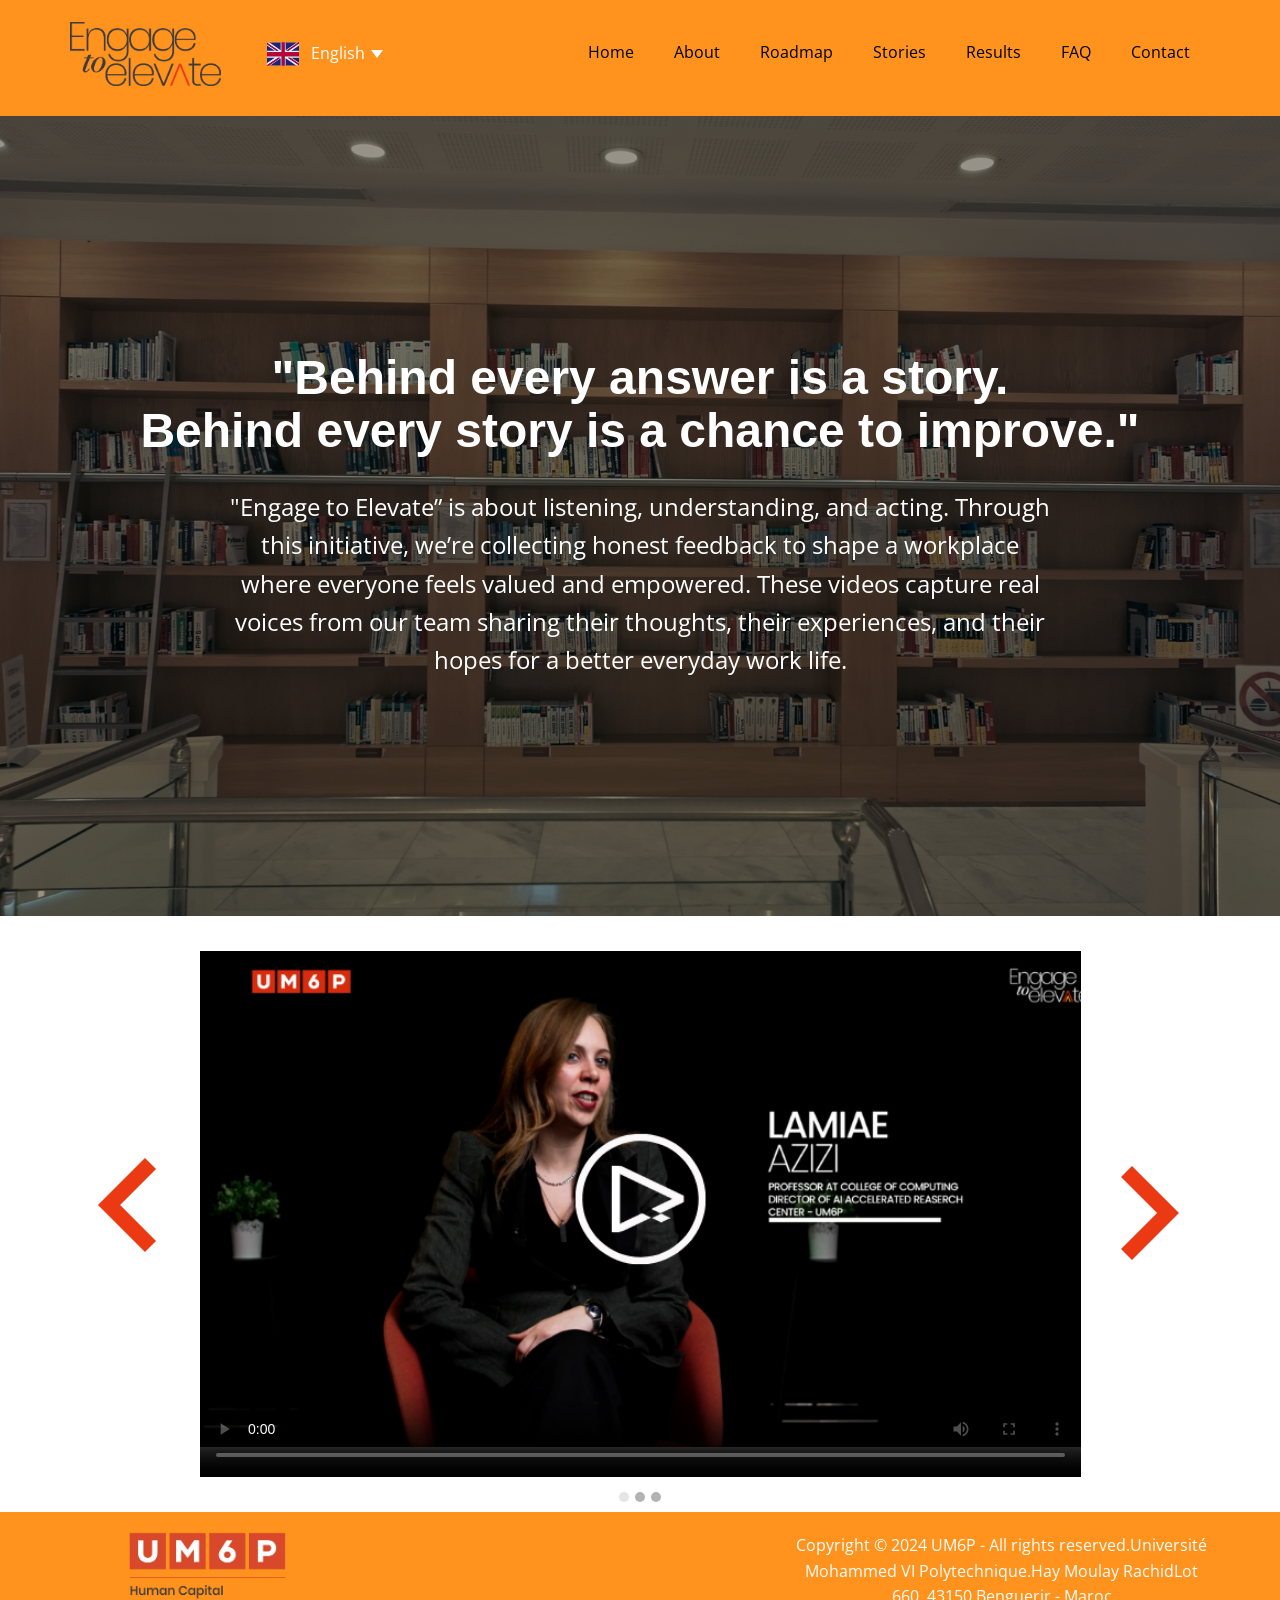
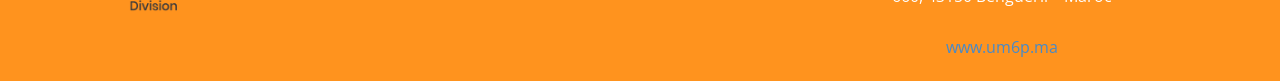
<file: E2E-Stories.html>
<!DOCTYPE html>
<html style="font-size: 16px;" lang="en-US"><head>
    <meta name="viewport" content="width=device-width, initial-scale=1.0">
    <meta charset="utf-8">
    <meta name="keywords" content="">
    <meta name="description" content="">
    <title>E2E Stories</title>
    <link rel="stylesheet" href="nicepage.css" media="screen">
<link rel="stylesheet" href="E2E-Stories.css" media="screen">
    <script class="u-script" type="text/javascript" src="jquery.js" defer=""></script>
    <script class="u-script" type="text/javascript" src="nicepage.js" defer=""></script>
    <meta name="generator" content="Nicepage 8.4.0, nicepage.com">
    <link rel="icon" href="images/favicon.png">
    
    
    
    
    
    <link id="u-page-google-font" rel="stylesheet" href="https://fonts.googleapis.com/css2?display=swap&amp;family=Open+Sans:ital,wght@0,300;0,400;0,500;0,600;0,700;0,800;1,300;1,400;1,500;1,600;1,700;1,800">
    <script type="application/ld+json">{
		"@context": "http://schema.org",
		"@type": "Organization",
		"name": "engage2elevate",
		"logo": "images/Engage2ElevateLogo.png"
}</script>
    <meta name="theme-color" content="#478ac9">
    <meta property="og:title" content="E2E Stories">
    <meta property="og:description" content="">
    <meta property="og:type" content="website">
  <meta data-intl-tel-input-cdn-path="intlTelInput/"></head>
  <body data-path-to-root="./" data-include-products="false" class="u-body u-clearfix u-xxl-mode" data-lang="en"><header class="u-clearfix u-custom-color-1 u-header u-header" id="header"><div class="u-clearfix u-sheet u-sheet-1">
        <a href="#" class="u-image u-logo u-image-1" data-image-width="1593" data-image-height="675" data-lang-fr="#" data-lang-en="#">
          <img src="images/Engage2ElevateLogo.png" class="u-logo-image u-logo-image-1">
        </a>
        <nav class="u-menu u-menu-one-level u-offcanvas u-menu-1" role="navigation">
          <div class="menu-collapse" style="font-size: 1rem; letter-spacing: 0px;">
            <a class="u-button-style u-custom-border u-custom-left-right-menu-spacing u-custom-padding-bottom u-custom-text-active-color u-custom-text-color u-custom-text-hover-color u-custom-top-bottom-menu-spacing u-hamburger-link u-nav-link u-text-active-palette-1-base u-text-custom-color-3 u-text-hover-palette-2-base" href="#" tabindex="-1" aria-label="Open menu" aria-controls="c2e6">
              <svg class="u-svg-link" viewBox="0 0 24 24"><use xlink:href="#menu-hamburger"></use></svg>
              <svg class="u-svg-content" version="1.1" id="menu-hamburger" viewBox="0 0 16 16" x="0px" y="0px" xmlns:xlink="http://www.w3.org/1999/xlink" xmlns="http://www.w3.org/2000/svg"><g><rect y="1" width="16" height="2"></rect><rect y="7" width="16" height="2"></rect><rect y="13" width="16" height="2"></rect>
</g></svg>
            </a>
          </div>
          <div class="u-custom-menu u-nav-container">
            <ul role="menubar" class="u-nav u-unstyled u-nav-1"><li role="none" class="u-nav-item"><a role="menuitem" class="u-button-style u-nav-link u-text-active-black u-text-black u-text-hover-custom-color-3 u-nav-link-2" href="./" data-lang-fr="{&quot;content&quot;:&quot;Accueil&quot;,&quot;href&quot;:&quot;Home.html&quot;}" data-lang-en="{&quot;content&quot;:&quot;Home&quot;,&quot;href&quot;:&quot;Home.html&quot;}">Home</a>
</li><li role="none" class="u-nav-item"><a role="menuitem" class="u-button-style u-nav-link u-text-active-black u-text-black u-text-hover-custom-color-3 u-nav-link-2" href="E2E-About.html" data-lang-fr="{&quot;content&quot;:&quot;À propos&quot;,&quot;href&quot;:&quot;E2E-About.html&quot;}" data-lang-en="{&quot;content&quot;:&quot;About&quot;,&quot;href&quot;:&quot;E2E-About.html&quot;}">About</a>
</li><li role="none" class="u-nav-item"><a role="menuitem" class="u-button-style u-nav-link u-text-active-black u-text-black u-text-hover-custom-color-3 u-nav-link-2" href="E2E-Roadmap.html" data-lang-fr="{&quot;content&quot;:&quot;Feuille de route&quot;,&quot;href&quot;:&quot;E2E-Roadmap.html&quot;}" data-lang-en="{&quot;content&quot;:&quot;Roadmap&quot;,&quot;href&quot;:&quot;E2E-Roadmap.html&quot;}">Roadmap</a>
</li><li role="none" class="u-nav-item"><a role="menuitem" class="u-button-style u-nav-link u-text-active-black u-text-black u-text-hover-custom-color-3 u-nav-link-2" href="E2E-Stories.html" data-lang-fr="{&quot;content&quot;:&quot;Histoires&quot;,&quot;href&quot;:&quot;E2E-Stories.html&quot;}" data-lang-en="{&quot;content&quot;:&quot;Stories&quot;,&quot;href&quot;:&quot;E2E-Stories.html&quot;}">Stories</a>
</li><li role="none" class="u-nav-item"><a role="menuitem" class="u-button-style u-nav-link u-text-active-black u-text-black u-text-hover-custom-color-3 u-nav-link-2" href="E2E-Results.html" data-lang-en="{&quot;content&quot;:&quot;Results&quot;,&quot;href&quot;:&quot;E2E-Results.html&quot;}" data-lang-fr="{&quot;content&quot;:&quot;Résultats&quot;,&quot;href&quot;:&quot;E2E-Results.html&quot;}">Results</a>
</li><li role="none" class="u-nav-item"><a role="menuitem" class="u-button-style u-nav-link u-text-active-black u-text-black u-text-hover-custom-color-3 u-nav-link-2" href="E2E-FAQ.html" data-lang-fr="{&quot;content&quot;:&quot;FAQ&quot;,&quot;href&quot;:&quot;E2E-FAQ.html&quot;}" data-lang-en="{&quot;content&quot;:&quot;FAQ&quot;,&quot;href&quot;:&quot;E2E-FAQ.html&quot;}">FAQ</a>
</li><li role="none" class="u-nav-item"><a role="menuitem" class="u-button-style u-nav-link u-text-active-black u-text-black u-text-hover-custom-color-3 u-nav-link-2" href="E2E-Contact.html" data-lang-fr="{&quot;content&quot;:&quot;Contacter&quot;,&quot;href&quot;:&quot;E2E-Contact.html&quot;}" data-lang-en="{&quot;content&quot;:&quot;Contact&quot;,&quot;href&quot;:&quot;E2E-Contact.html&quot;}">Contact</a>
</li></ul>
          </div>
          <div class="u-custom-menu u-nav-container-collapse" id="c2e6" role="region" aria-label="Menu panel">
            <div class="u-black u-container-style u-inner-container-layout u-opacity u-opacity-95 u-sidenav">
              <div class="u-inner-container-layout u-sidenav-overflow">
                <div class="u-menu-close" tabindex="-1" aria-label="Close menu"></div>
                <ul class="u-align-center u-nav u-popupmenu-items u-unstyled u-nav-2" role="menubar"><li role="none" class="u-nav-item"><a role="menuitem" class="u-button-style u-nav-link" href="./" data-lang-fr="{&quot;content&quot;:&quot;Accueil&quot;,&quot;href&quot;:&quot;Home.html&quot;}" data-lang-en="{&quot;content&quot;:&quot;Home&quot;,&quot;href&quot;:&quot;Home.html&quot;}">Home</a>
</li><li role="none" class="u-nav-item"><a role="menuitem" class="u-button-style u-nav-link" href="E2E-About.html" data-lang-fr="{&quot;content&quot;:&quot;À propos&quot;,&quot;href&quot;:&quot;E2E-About.html&quot;}" data-lang-en="{&quot;content&quot;:&quot;About&quot;,&quot;href&quot;:&quot;E2E-About.html&quot;}">About</a>
</li><li role="none" class="u-nav-item"><a role="menuitem" class="u-button-style u-nav-link" href="E2E-Roadmap.html" data-lang-fr="{&quot;content&quot;:&quot;Feuille de route&quot;,&quot;href&quot;:&quot;E2E-Roadmap.html&quot;}" data-lang-en="{&quot;content&quot;:&quot;Roadmap&quot;,&quot;href&quot;:&quot;E2E-Roadmap.html&quot;}">Roadmap</a>
</li><li role="none" class="u-nav-item"><a role="menuitem" class="u-button-style u-nav-link" href="E2E-Stories.html" data-lang-fr="{&quot;content&quot;:&quot;Histoires&quot;,&quot;href&quot;:&quot;E2E-Stories.html&quot;}" data-lang-en="{&quot;content&quot;:&quot;Stories&quot;,&quot;href&quot;:&quot;E2E-Stories.html&quot;}">Stories</a>
</li><li role="none" class="u-nav-item"><a role="menuitem" class="u-button-style u-nav-link" href="E2E-Results.html" data-lang-en="{&quot;content&quot;:&quot;Results&quot;,&quot;href&quot;:&quot;E2E-Results.html&quot;}" data-lang-fr="{&quot;content&quot;:&quot;Résultats&quot;,&quot;href&quot;:&quot;E2E-Results.html&quot;}">Results</a>
</li><li role="none" class="u-nav-item"><a role="menuitem" class="u-button-style u-nav-link" href="E2E-FAQ.html" data-lang-fr="{&quot;content&quot;:&quot;FAQ&quot;,&quot;href&quot;:&quot;E2E-FAQ.html&quot;}" data-lang-en="{&quot;content&quot;:&quot;FAQ&quot;,&quot;href&quot;:&quot;E2E-FAQ.html&quot;}">FAQ</a>
</li><li role="none" class="u-nav-item"><a role="menuitem" class="u-button-style u-nav-link" href="E2E-Contact.html" data-lang-fr="{&quot;content&quot;:&quot;Contacter&quot;,&quot;href&quot;:&quot;E2E-Contact.html&quot;}" data-lang-en="{&quot;content&quot;:&quot;Contact&quot;,&quot;href&quot;:&quot;E2E-Contact.html&quot;}">Contact</a>
</li></ul>
              </div>
            </div>
            <div class="u-black u-menu-overlay u-opacity u-opacity-70"></div>
          </div>
        </nav>
        <div class="u-h-spacing-12 u-language u-language-content-icon-text u-language-layout-dropdown u-v-spacing-6 u-language-1">
          <a class="u-language-active u-language-url" data-lang-text="English" href="#" data-language="en">
            <svg class="u-caret u-caret-svg" version="1.1" id="Layer_1" xmlns="http://www.w3.org/2000/svg" xmlns:xlink="http://www.w3.org/1999/xlink" x="0px" y="0px" width="16px" height="16px" viewBox="0 0 16 16" style="fill:currentColor;" xml:space="preserve"><polygon class="st0" points="8,12 2,4 14,4 "></polygon></svg><span class="u-icon u-language-en u-language-icon u-icon-1"><svg xmlns="http://www.w3.org/2000/svg" xmlns:xlink="http://www.w3.org/1999/xlink" version="1.1" xml:space="preserve" class="u-svg-content" viewBox="0 0 112 112" x="0px" y="0px" style="width: 1em; height: 1em;"><rect y="16" fill="#19237F" width="112" height="80"></rect><path fill="#EDEDED" d="M47.8,16h3.5v33.7H0v-4.8h27.5L0,25.9v-3.8l33.2,22.8h7.7L0,16.8V16h8.8l39,26.9V16z M75,44.9h-7.7L109.4,16
	h-5.1L65.1,42.9V16h-3.4v33.7H112v-4.8H85.4L112,26.6v-7L75,44.9z M61.7,96h3.4V70.7l37,25.3h9.9v-0.8L73.2,68.7H81l31,21.2v-3.1
	L85.4,68.7H112v-4.8H61.7V96z M0,68.7h27.5L0,87.7v7.8l39.1-26.8h7.8L7.1,96H11l36.8-25.3V96h3.5V63.9H0V68.7z"></path><path fill="#BD0034" d="M112,16v3.6L75,44.9h-7.7L109.4,16H112z M73.2,68.7L112,95.2v-5.3L81,68.7H73.2z M40.9,44.9L0,16.8v5.3
	l33.2,22.8C33.2,44.9,40.9,44.9,40.9,44.9z M39.1,68.7L0,95.5V96h7.1l39.8-27.3H39.1z M61.7,16H51.3v33.7H0v14.2h51.3V96h10.4V63.9
	H112V49.7H61.7V16z"></path></svg></span>
          </a>
          <div class="u-border-1 u-border-grey-15 u-h-spacing-12 u-language-dropdown u-v-spacing-6 u-white">
            <a class="u-language-dropdown-url u-language-url" data-lang-text="English" href="./E2E-Stories.html" data-language="en"><span class="u-icon u-language-en u-language-icon u-icon-1"><svg xmlns="http://www.w3.org/2000/svg" xmlns:xlink="http://www.w3.org/1999/xlink" version="1.1" xml:space="preserve" class="u-svg-content" viewBox="0 0 112 112" x="0px" y="0px" style="width: 1em; height: 1em;"><rect y="16" fill="#19237F" width="112" height="80"></rect><path fill="#EDEDED" d="M47.8,16h3.5v33.7H0v-4.8h27.5L0,25.9v-3.8l33.2,22.8h7.7L0,16.8V16h8.8l39,26.9V16z M75,44.9h-7.7L109.4,16
	h-5.1L65.1,42.9V16h-3.4v33.7H112v-4.8H85.4L112,26.6v-7L75,44.9z M61.7,96h3.4V70.7l37,25.3h9.9v-0.8L73.2,68.7H81l31,21.2v-3.1
	L85.4,68.7H112v-4.8H61.7V96z M0,68.7h27.5L0,87.7v7.8l39.1-26.8h7.8L7.1,96H11l36.8-25.3V96h3.5V63.9H0V68.7z"></path><path fill="#BD0034" d="M112,16v3.6L75,44.9h-7.7L109.4,16H112z M73.2,68.7L112,95.2v-5.3L81,68.7H73.2z M40.9,44.9L0,16.8v5.3
	l33.2,22.8C33.2,44.9,40.9,44.9,40.9,44.9z M39.1,68.7L0,95.5V96h7.1l39.8-27.3H39.1z M61.7,16H51.3v33.7H0v14.2h51.3V96h10.4V63.9
	H112V49.7H61.7V16z"></path></svg></span>
            </a>
            <a class="u-language-dropdown-url u-language-url" data-lang-text="French (Français)" href="./fr/E2E-Stories.html" data-language="fr"><span class="u-icon u-language-fr u-language-icon u-icon-3"><svg xmlns="http://www.w3.org/2000/svg" xmlns:xlink="http://www.w3.org/1999/xlink" version="1.1" xml:space="preserve" class="u-svg-content" viewBox="0 0 112 112" x="0px" y="0px" style="width: 1em; height: 1em;"><rect y="16" fill="#EDEDED" width="112" height="80"></rect><rect y="16" fill="#323E95" width="37.3" height="80"></rect><rect x="74.7" y="16" fill="#D80031" width="37.3" height="80"></rect></svg></span>
            </a>
          </div>
        </div>
      </div></header>
    <section class="u-align-center u-clearfix u-container-align-center u-image u-shading u-section-1" id="block-10" data-image-width="1920" data-image-height="1080">
      <div class="u-clearfix u-sheet u-valign-middle u-sheet-1">
        <h1 class="u-align-center u-text u-text-default u-text-white u-title u-text-1"> "Behind every answer is a story.<br> Behind every story is a chance to improve."
        </h1>
        <p class="u-align-center u-large-text u-text u-text-variant u-text-2">"Engage to Elevate” is about listening, understanding, and acting. Through this initiative, we’re collecting honest feedback to shape a workplace where everyone feels valued and empowered.
These videos capture real voices from our team sharing their thoughts, their experiences, and their hopes for a better everyday work life.</p>
      </div>
    </section>
    <section class="u-clearfix u-section-2" id="block-8">
      <div class="u-clearfix u-sheet u-valign-middle-xs u-sheet-1">
        <div data-interval="5000" data-u-ride="carousel" class="u-carousel u-expanded-width u-slider u-slider-1" id="carousel-24c0">
          <ol class="u-absolute-hcenter u-carousel-indicators u-carousel-indicators-1">
            <li data-u-target="#carousel-24c0" class="u-active u-active-grey-10 u-grey-30 u-shape-circle" data-u-slide-to="0" style="width: 10px; height: 10px;"></li>
            <li data-u-target="#carousel-24c0" class="u-active-grey-10 u-grey-30 u-shape-circle" data-u-slide-to="1" style="width: 10px; height: 10px;"></li>
            <li data-u-target="#carousel-24c0" class="u-active-grey-10 u-grey-30 u-shape-circle" data-u-slide-to="2" style="width: 10px; height: 10px;"></li>
          </ol>
          <div class="u-carousel-inner" role="listbox">
            <div class="u-active u-carousel-item u-container-style u-slide">
              <div class="u-container-layout u-valign-bottom-xs u-valign-top-xl u-container-layout-1">
                <div class="u-expanded-width-xs u-uploaded-video u-video u-video-contain u-video-1">
                  <div class="embed-responsive">
                    <video class="embed-responsive-item" controls="" poster="images/Designsanstitre18.png">
                      <source src="files/LamiaAziziE2EVideo11.mp4" type="video/mp4">
                      <p>Your browser does not support HTML5 video.</p>
                    </video>
                    <button class="u-video-poster"></button>
                  </div>
                </div>
              </div>
            </div>
            <div class="u-carousel-item u-container-style u-slide">
              <div class="u-container-layout u-container-layout-2">
                <div class="u-uploaded-video u-video u-video-contain u-video-2">
                  <div class="embed-responsive">
                    <video class="embed-responsive-item" controls="" poster="images/Designsanstitre47.png">
                      <source src="files/ALIADiopSUBBED1.mp4" type="video/mp4">
                      <p>Your browser does not support HTML5 video.</p>
                    </video>
                    <button class="u-video-poster"></button>
                  </div>
                </div>
              </div>
            </div>
            <div class="u-carousel-item u-container-style u-slide">
              <div class="u-container-layout u-valign-middle-xxl u-container-layout-3">
                <div class="u-expanded-width-md u-expanded-width-sm u-expanded-width-xs u-uploaded-video u-video u-video-contain u-video-3">
                  <div class="embed-responsive">
                    <video class="embed-responsive-item" controls="">
                      <source src="files/MeryemHayaniJaafri1111.mp4" type="video/mp4">
                      <p>Your browser does not support HTML5 video.</p>
                    </video>
                    <button class="u-video-poster"></button>
                  </div>
                </div>
              </div>
            </div>
          </div>
          <a class="u-absolute-vcenter-md u-absolute-vcenter-sm u-absolute-vcenter-xs u-absolute-vcenter-xxl u-carousel-control u-carousel-control-prev u-spacing-5 u-text-custom-color-3 u-carousel-control-1" href="#carousel-24c0" role="button" data-u-slide="prev"><span aria-hidden="true">
              <svg viewBox="0 0 256 256"><g><polygon points="207.093,30.187 176.907,0 48.907,128 176.907,256 207.093,225.813 109.28,128"></polygon>
</g></svg></span><span class="sr-only">
              <svg viewBox="0 0 256 256"><g><polygon points="207.093,30.187 176.907,0 48.907,128 176.907,256 207.093,225.813 109.28,128"></polygon>
</g></svg></span>
          </a>
          <a class="u-absolute-vcenter-md u-absolute-vcenter-sm u-absolute-vcenter-xs u-absolute-vcenter-xxl u-carousel-control u-carousel-control-next u-spacing-5 u-text-custom-color-3 u-carousel-control-2" href="#carousel-24c0" role="button" data-u-slide="next"><span aria-hidden="true">
              <svg viewBox="0 0 306 306"><g id="chevron-right"><polygon points="94.35,0 58.65,35.7 175.95,153 58.65,270.3 94.35,306 247.35,153"></polygon>
</g></svg></span><span class="sr-only">
              <svg viewBox="0 0 306 306"><g id="chevron-right"><polygon points="94.35,0 58.65,35.7 175.95,153 58.65,270.3 94.35,306 247.35,153"></polygon>
</g></svg></span>
          </a>
        </div>
      </div>
    </section>
    
    
    
    
    <footer class="u-align-center u-clearfix u-container-align-center u-container-align-center-lg u-container-align-center-md u-container-align-center-sm u-container-align-center-xl u-custom-color-1 u-footer u-footer" id="footer"><div class="u-clearfix u-sheet u-valign-middle-lg u-sheet-1">
        <a href="" class="u-image u-logo u-image-1" data-image-width="3456" data-image-height="2072" data-lang-fr="" data-lang-en="">
          <img src="images/UM6P----Human-Capital-Division.png" class="u-logo-image u-logo-image-1">
        </a>
        <p class="u-small-text u-text u-text-variant u-text-1" data-lang-fr="​Copyright © 2024 UM6P - Tous droits réservés. Université Mohammed VI Polytechnique. Hay Moulay Rachid Lot 660, 43150 Benguerir - Maroc<br><br><a href=&quot;https://eur03.safelinks.protection.outlook.com/?url=http%3A%2F%2Fwww.um6p.ma%2F&amp;amp;data=05%7C02%7CTonietta.DEVOE%40um6p.ma%7Ca66d394acc35431f78bb08de7b891f39%7C39626157a047468987a26fa645cb5cb7%7C1%7C0%7C639084026495530843%7CUnknown%7CTWFpbGZsb3d8eyJFbXB0eU1hcGkiOnRydWUsIlYiOiIwLjAuMDAwMCIsIlAiOiJXaW4zMiIsIkFOIjoiTWFpbCIsIldUIjoyfQ%3D%3D%7C0%7C%7C%7C&amp;amp;sdata=8UMZNv0HcoSWDBtUooW9el2CQZASoYXInahtbAmEhaM%3D&amp;amp;reserved=0&quot; target=&quot;_blank&quot; rel=&quot;noopener nofollow&quot; class=&quot;a_GcMg u-active-none u-border-none u-btn u-button-style u-hover-none u-none u-text-palette-1-base u-block-control u-btn-1&quot; data-lang-fr=&quot;{&amp;quot;content&amp;quot;:&amp;quot;www.um6p.ma&amp;quot;,&amp;quot;href&amp;quot;:&amp;quot;https://eur03.safelinks.protection.outlook.com/?url=http%3A%2F%2Fwww.um6p.ma%2F&amp;amp;data=05%7C02%7CTonietta.DEVOE%40um6p.ma%7Ca66d394acc35431f78bb08de7b891f39%7C39626157a047468987a26fa645cb5cb7%7C1%7C0%7C639084026495530843%7CUnknown%7CTWFpbGZsb3d8eyJFbXB0eU1hcGkiOnRydWUsIlYiOiIwLjAuMDAwMCIsIlAiOiJXaW4zMiIsIkFOIjoiTWFpbCIsIldUIjoyfQ%3D%3D%7C0%7C%7C%7C&amp;amp;sdata=8UMZNv0HcoSWDBtUooW9el2CQZASoYXInahtbAmEhaM%3D&amp;amp;reserved=0&amp;quot;}&quot; data-lang-en=&quot;{&amp;quot;content&amp;quot;:&amp;quot;www.um6p.ma&amp;quot;,&amp;quot;href&amp;quot;:&amp;quot;https://eur03.safelinks.protection.outlook.com/?url=http%3A%2F%2Fwww.um6p.ma%2F&amp;amp;data=05%7C02%7CTonietta.DEVOE%40um6p.ma%7Ca66d394acc35431f78bb08de7b891f39%7C39626157a047468987a26fa645cb5cb7%7C1%7C0%7C639084026495530843%7CUnknown%7CTWFpbGZsb3d8eyJFbXB0eU1hcGkiOnRydWUsIlYiOiIwLjAuMDAwMCIsIlAiOiJXaW4zMiIsIkFOIjoiTWFpbCIsIldUIjoyfQ%3D%3D%7C0%7C%7C%7C&amp;amp;sdata=8UMZNv0HcoSWDBtUooW9el2CQZASoYXInahtbAmEhaM%3D&amp;amp;reserved=0&amp;quot;}&quot; style=&quot;background-image: none; padding-top: 0px; padding-bottom: 0px; padding-left: 0px; padding-right: 0px&quot; data-block=&quot;297&quot;>www.um6p.ma</a>" data-lang-en="​Copyright © 2024 UM6P - All rights reserved.Université Mohammed VI Polytechnique.Hay Moulay RachidLot 660, 43150 Benguerir - Maroc<br><br><a href=&quot;https://eur03.safelinks.protection.outlook.com/?url=http%3A%2F%2Fwww.um6p.ma%2F&amp;amp;data=05%7C02%7CTonietta.DEVOE%40um6p.ma%7Ca66d394acc35431f78bb08de7b891f39%7C39626157a047468987a26fa645cb5cb7%7C1%7C0%7C639084026495530843%7CUnknown%7CTWFpbGZsb3d8eyJFbXB0eU1hcGkiOnRydWUsIlYiOiIwLjAuMDAwMCIsIlAiOiJXaW4zMiIsIkFOIjoiTWFpbCIsIldUIjoyfQ%3D%3D%7C0%7C%7C%7C&amp;amp;sdata=8UMZNv0HcoSWDBtUooW9el2CQZASoYXInahtbAmEhaM%3D&amp;amp;reserved=0&quot; target=&quot;_blank&quot; rel=&quot;noopener nofollow&quot; class=&quot;a_GcMg u-active-none u-border-none u-btn u-button-style u-hover-none u-none u-text-palette-1-base u-block-control u-btn-1&quot; data-lang-fr=&quot;{&amp;quot;content&amp;quot;:&amp;quot;www.um6p.ma&amp;quot;,&amp;quot;href&amp;quot;:&amp;quot;https://eur03.safelinks.protection.outlook.com/?url=http%3A%2F%2Fwww.um6p.ma%2F&amp;amp;data=05%7C02%7CTonietta.DEVOE%40um6p.ma%7Ca66d394acc35431f78bb08de7b891f39%7C39626157a047468987a26fa645cb5cb7%7C1%7C0%7C639084026495530843%7CUnknown%7CTWFpbGZsb3d8eyJFbXB0eU1hcGkiOnRydWUsIlYiOiIwLjAuMDAwMCIsIlAiOiJXaW4zMiIsIkFOIjoiTWFpbCIsIldUIjoyfQ%3D%3D%7C0%7C%7C%7C&amp;amp;sdata=8UMZNv0HcoSWDBtUooW9el2CQZASoYXInahtbAmEhaM%3D&amp;amp;reserved=0&amp;quot;}&quot; data-lang-en=&quot;{&amp;quot;content&amp;quot;:&amp;quot;www.um6p.ma&amp;quot;,&amp;quot;href&amp;quot;:&amp;quot;https://eur03.safelinks.protection.outlook.com/?url=http%3A%2F%2Fwww.um6p.ma%2F&amp;amp;data=05%7C02%7CTonietta.DEVOE%40um6p.ma%7Ca66d394acc35431f78bb08de7b891f39%7C39626157a047468987a26fa645cb5cb7%7C1%7C0%7C639084026495530843%7CUnknown%7CTWFpbGZsb3d8eyJFbXB0eU1hcGkiOnRydWUsIlYiOiIwLjAuMDAwMCIsIlAiOiJXaW4zMiIsIkFOIjoiTWFpbCIsIldUIjoyfQ%3D%3D%7C0%7C%7C%7C&amp;amp;sdata=8UMZNv0HcoSWDBtUooW9el2CQZASoYXInahtbAmEhaM%3D&amp;amp;reserved=0&amp;quot;}&quot; style=&quot;background-image: none; padding-top: 0px; padding-bottom: 0px; padding-left: 0px; padding-right: 0px&quot; data-block=&quot;375&quot;>www.um6p.ma</a>"> Copyright © 2024 UM6P - All rights reserved.Université Mohammed VI Polytechnique.Hay Moulay RachidLot 660, 43150 Benguerir - Maroc<br>
          <br>
          <a href="https://eur03.safelinks.protection.outlook.com/?url=http%3A%2F%2Fwww.um6p.ma%2F&amp;data=05%7C02%7CTonietta.DEVOE%40um6p.ma%7Ca66d394acc35431f78bb08de7b891f39%7C39626157a047468987a26fa645cb5cb7%7C1%7C0%7C639084026495530843%7CUnknown%7CTWFpbGZsb3d8eyJFbXB0eU1hcGkiOnRydWUsIlYiOiIwLjAuMDAwMCIsIlAiOiJXaW4zMiIsIkFOIjoiTWFpbCIsIldUIjoyfQ%3D%3D%7C0%7C%7C%7C&amp;sdata=8UMZNv0HcoSWDBtUooW9el2CQZASoYXInahtbAmEhaM%3D&amp;reserved=0" target="_blank" rel="noopener nofollow" class="a_GcMg u-active-none u-border-none u-btn u-button-style u-hover-none u-none u-text-palette-1-base u-btn-1" data-lang-fr="{&quot;content&quot;:&quot;www.um6p.ma&quot;,&quot;href&quot;:&quot;https://eur03.safelinks.protection.outlook.com/?url=http%3A%2F%2Fwww.um6p.ma%2F&amp;data=05%7C02%7CTonietta.DEVOE%40um6p.ma%7Ca66d394acc35431f78bb08de7b891f39%7C39626157a047468987a26fa645cb5cb7%7C1%7C0%7C639084026495530843%7CUnknown%7CTWFpbGZsb3d8eyJFbXB0eU1hcGkiOnRydWUsIlYiOiIwLjAuMDAwMCIsIlAiOiJXaW4zMiIsIkFOIjoiTWFpbCIsIldUIjoyfQ%3D%3D%7C0%7C%7C%7C&amp;sdata=8UMZNv0HcoSWDBtUooW9el2CQZASoYXInahtbAmEhaM%3D&amp;reserved=0&quot;}" data-lang-en="{&quot;content&quot;:&quot;www.um6p.ma&quot;,&quot;href&quot;:&quot;https://eur03.safelinks.protection.outlook.com/?url=http%3A%2F%2Fwww.um6p.ma%2F&amp;data=05%7C02%7CTonietta.DEVOE%40um6p.ma%7Ca66d394acc35431f78bb08de7b891f39%7C39626157a047468987a26fa645cb5cb7%7C1%7C0%7C639084026495530843%7CUnknown%7CTWFpbGZsb3d8eyJFbXB0eU1hcGkiOnRydWUsIlYiOiIwLjAuMDAwMCIsIlAiOiJXaW4zMiIsIkFOIjoiTWFpbCIsIldUIjoyfQ%3D%3D%7C0%7C%7C%7C&amp;sdata=8UMZNv0HcoSWDBtUooW9el2CQZASoYXInahtbAmEhaM%3D&amp;reserved=0&quot;}">www.um6p.ma</a>
        </p>
      </div></footer>
  
</body></html>
</file>
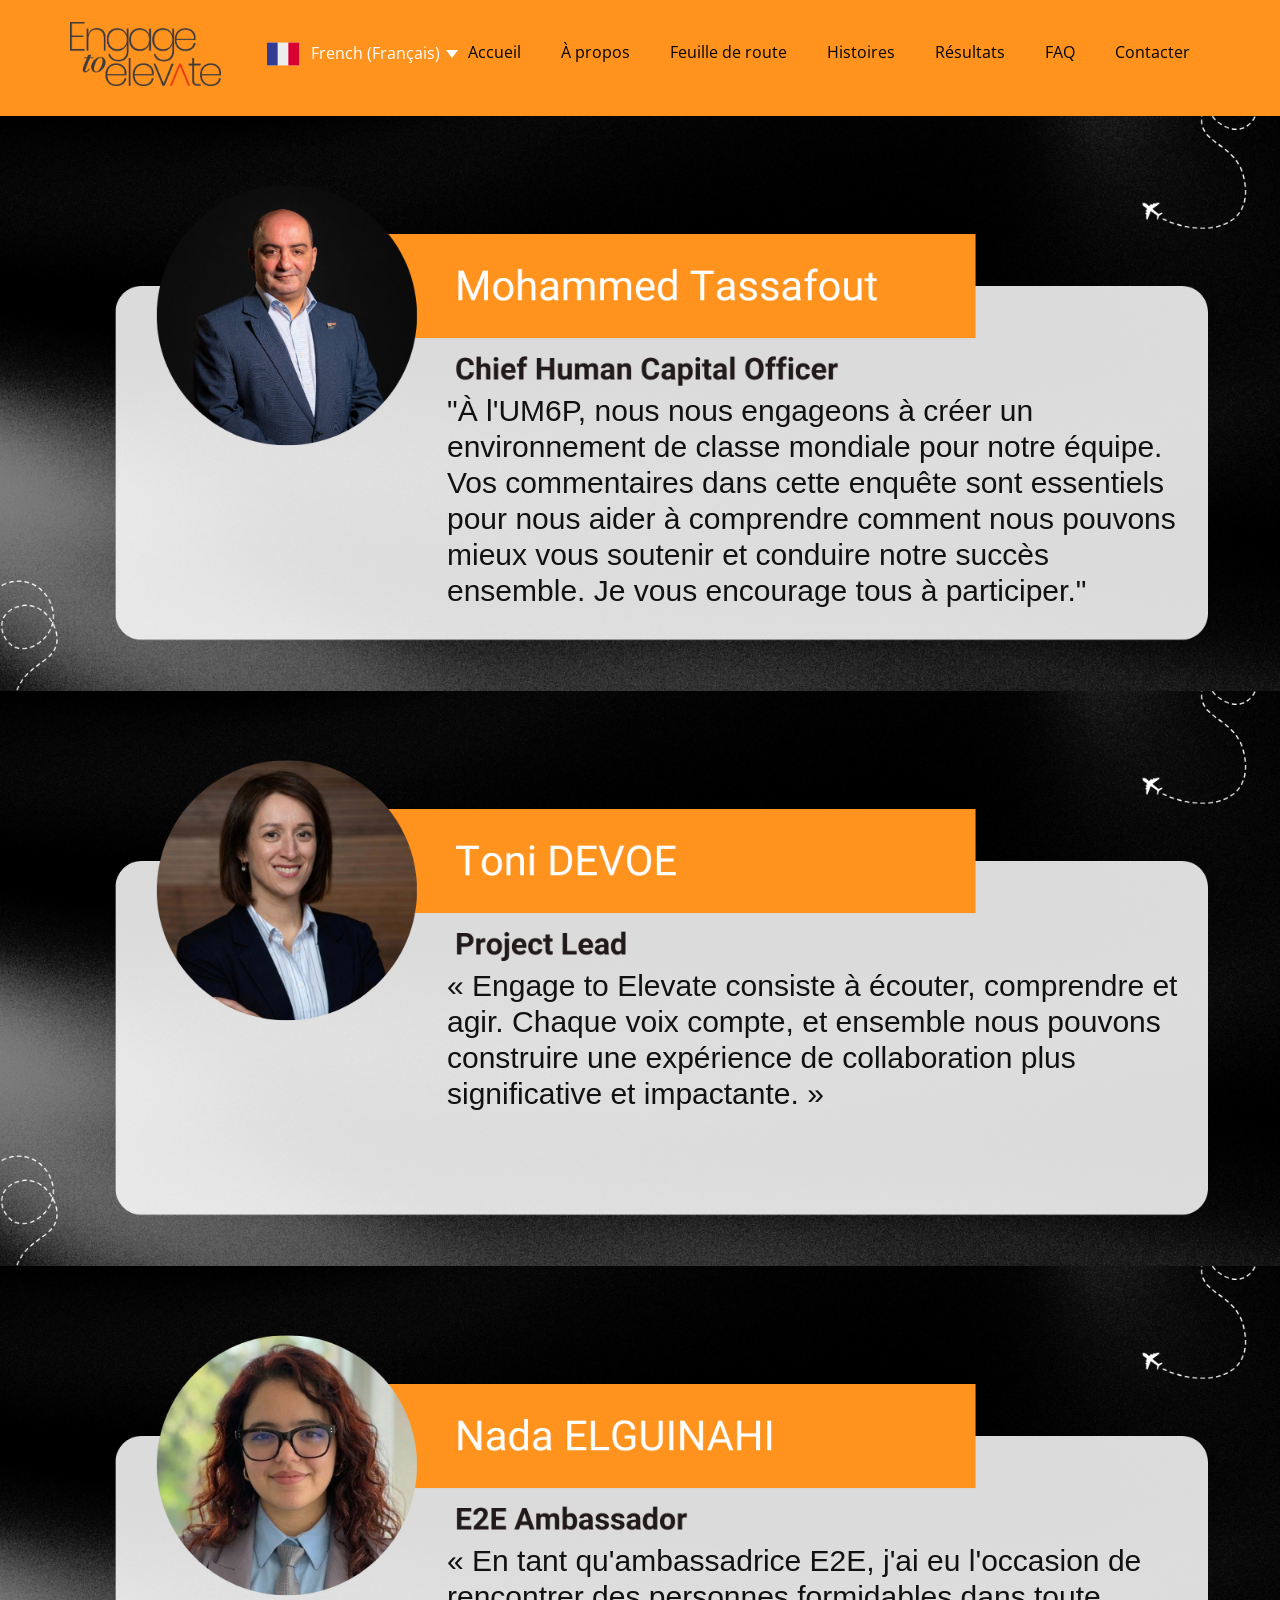
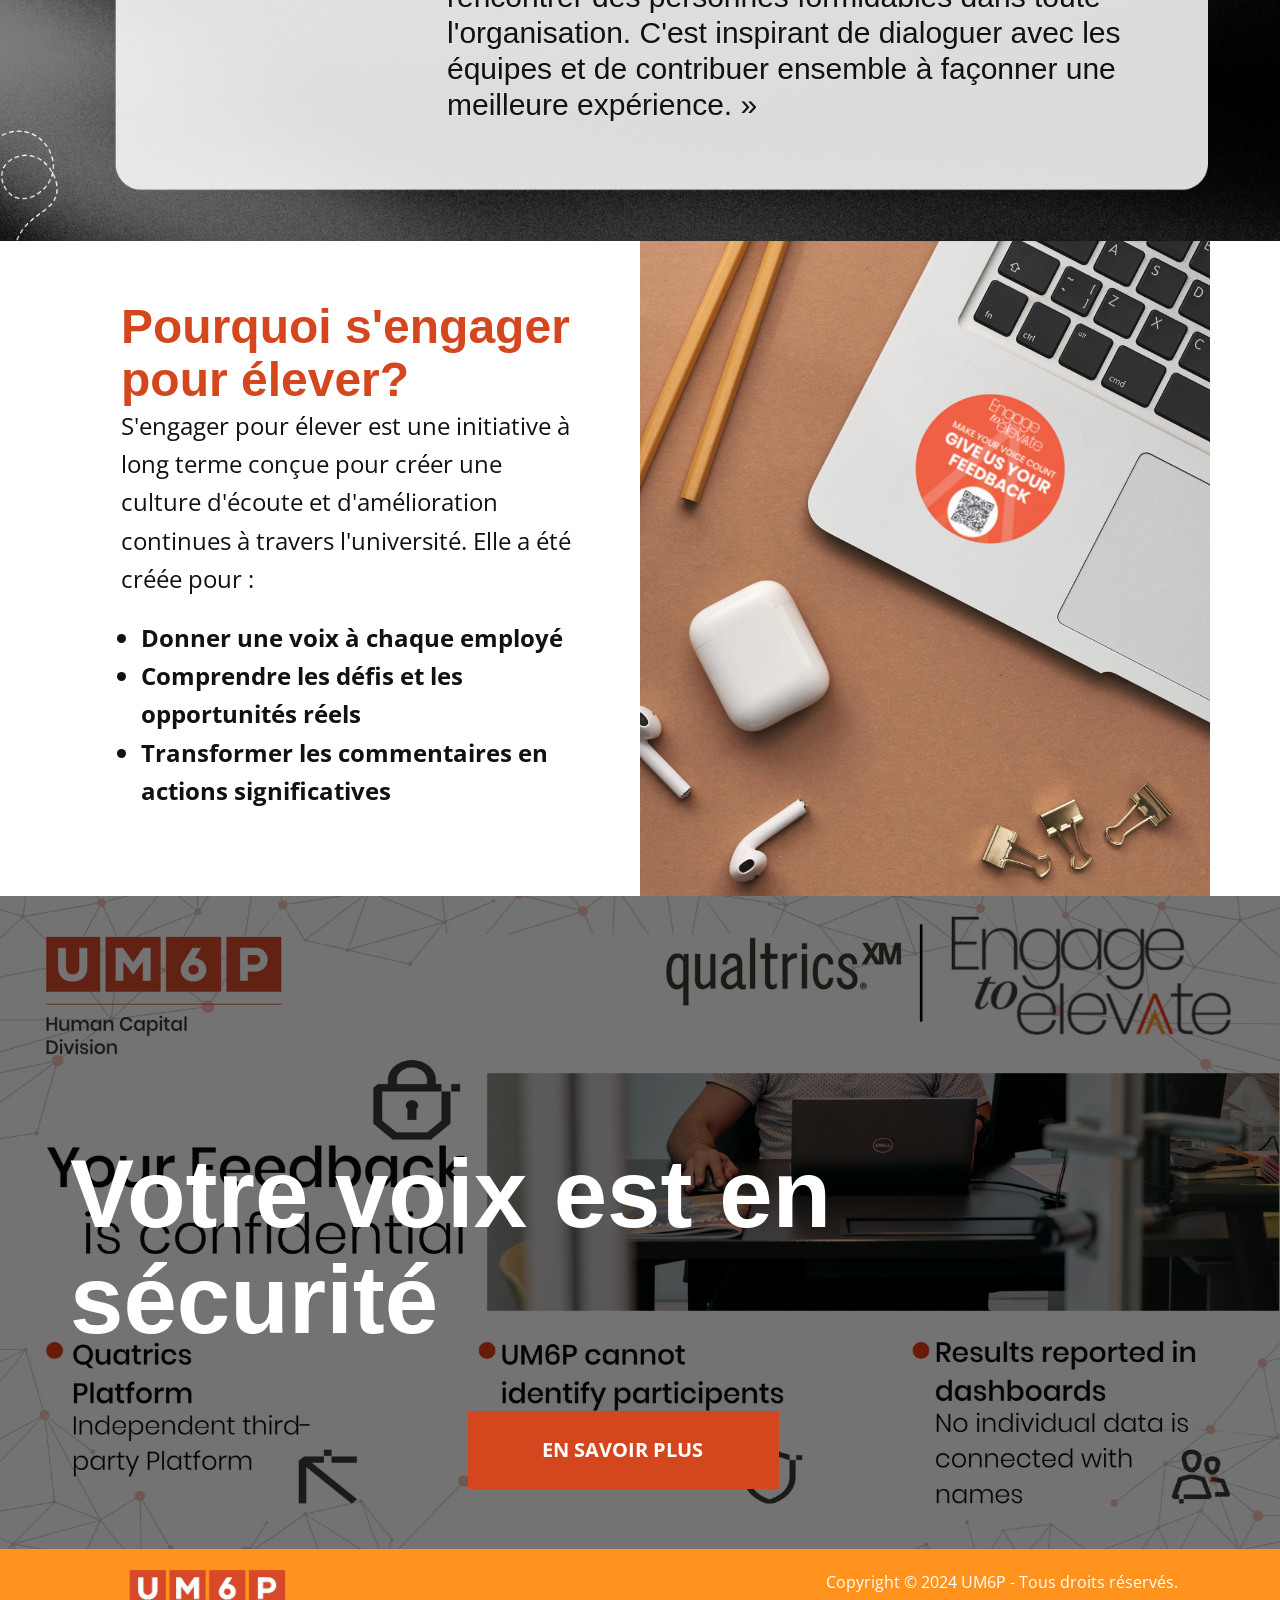
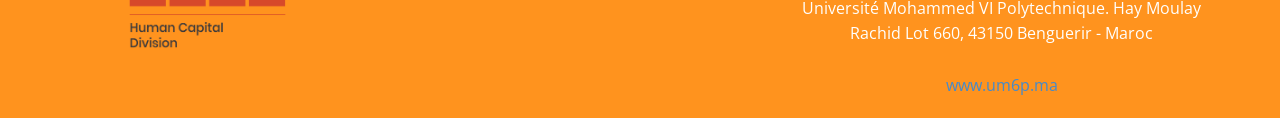
<file: fr/E2E-About.html>
<!DOCTYPE html>
<html style="font-size: 16px;" lang="fr"><head>
    <meta name="viewport" content="width=device-width, initial-scale=1.0">
    <meta charset="utf-8">
    <meta name="keywords" content="​Pourquoi s&amp;apos;engager pour élever?, ​&nbsp;​Votre voix est en sécurité">
    <meta name="description" content="">
    <title>E2E About</title>
    <link rel="stylesheet" href="../nicepage.css" media="screen">
<link rel="stylesheet" href="../E2E-About.css" media="screen">
    <script class="u-script" type="text/javascript" src="../jquery.js" defer=""></script>
    <script class="u-script" type="text/javascript" src="../nicepage.js" defer=""></script>
    <meta name="generator" content="Nicepage 8.4.0, nicepage.com">
    <link rel="icon" href="../images/favicon.png">
    
    
    
    
    
    
    <link id="u-page-google-font" rel="stylesheet" href="https://fonts.googleapis.com/css2?display=swap&amp;family=Open+Sans:ital,wght@0,300;0,400;0,500;0,600;0,700;0,800;1,300;1,400;1,500;1,600;1,700;1,800">
    <script type="application/ld+json">{
		"@context": "http://schema.org",
		"@type": "Organization",
		"name": "engage2elevate",
		"logo": "../images/Engage2ElevateLogo.png"
}</script>
    <meta name="theme-color" content="#478ac9">
    <meta property="og:title" content="">
    <meta property="og:description" content="">
    <meta property="og:type" content="website">
  </head>
  <body data-path-to-root="../" data-include-products="false" class="u-body u-clearfix u-xxl-mode" data-lang="fr"><header class="u-clearfix u-custom-color-1 u-header u-header" id="header"><div class="u-clearfix u-sheet u-sheet-1">
        <a href="#" class="u-image u-logo u-image-1" data-image-width="1593" data-image-height="675">
          <img src="../images/Engage2ElevateLogo.png" class="u-logo-image u-logo-image-1">
        </a>
        <nav class="u-menu u-menu-one-level u-offcanvas u-menu-1" role="navigation">
          <div class="menu-collapse" style="font-size: 1rem; letter-spacing: 0px;">
            <a class="u-button-style u-custom-border u-custom-left-right-menu-spacing u-custom-padding-bottom u-custom-text-active-color u-custom-text-color u-custom-text-hover-color u-custom-top-bottom-menu-spacing u-hamburger-link u-nav-link u-text-active-palette-1-base u-text-custom-color-3 u-text-hover-palette-2-base" href="#" tabindex="-1" aria-label="Open menu" aria-controls="c2e6">
              <svg class="u-svg-link" viewBox="0 0 24 24"><use xlink:href="#menu-hamburger"></use></svg>
              <svg class="u-svg-content" version="1.1" id="menu-hamburger" viewBox="0 0 16 16" x="0px" y="0px" xmlns:xlink="http://www.w3.org/1999/xlink" xmlns="http://www.w3.org/2000/svg"><g><rect y="1" width="16" height="2"></rect><rect y="7" width="16" height="2"></rect><rect y="13" width="16" height="2"></rect>
</g></svg>
            </a>
          </div>
          <div class="u-custom-menu u-nav-container">
            <ul role="menubar" class="u-nav u-unstyled u-nav-1"><li role="none" class="u-nav-item"><a role="menuitem" class="u-button-style u-nav-link u-text-active-black u-text-black u-text-hover-custom-color-3 u-nav-link-2" href="../fr/">Accueil</a>
</li><li role="none" class="u-nav-item"><a role="menuitem" class="u-button-style u-nav-link u-text-active-black u-text-black u-text-hover-custom-color-3 u-nav-link-2" href="E2E-About.html">À propos</a>
</li><li role="none" class="u-nav-item"><a role="menuitem" class="u-button-style u-nav-link u-text-active-black u-text-black u-text-hover-custom-color-3 u-nav-link-2" href="E2E-Roadmap.html">Feuille de route</a>
</li><li role="none" class="u-nav-item"><a role="menuitem" class="u-button-style u-nav-link u-text-active-black u-text-black u-text-hover-custom-color-3 u-nav-link-2" href="E2E-Stories.html">Histoires</a>
</li><li role="none" class="u-nav-item"><a role="menuitem" class="u-button-style u-nav-link u-text-active-black u-text-black u-text-hover-custom-color-3 u-nav-link-2" href="E2E-Results.html">Résultats</a>
</li><li role="none" class="u-nav-item"><a role="menuitem" class="u-button-style u-nav-link u-text-active-black u-text-black u-text-hover-custom-color-3 u-nav-link-2" href="E2E-FAQ.html">FAQ</a>
</li><li role="none" class="u-nav-item"><a role="menuitem" class="u-button-style u-nav-link u-text-active-black u-text-black u-text-hover-custom-color-3 u-nav-link-2" href="E2E-Contact.html">Contacter</a>
</li></ul>
          </div>
          <div class="u-custom-menu u-nav-container-collapse" id="c2e6" role="region" aria-label="Menu panel">
            <div class="u-black u-container-style u-inner-container-layout u-opacity u-opacity-95 u-sidenav">
              <div class="u-inner-container-layout u-sidenav-overflow">
                <div class="u-menu-close" tabindex="-1" aria-label="Close menu"></div>
                <ul class="u-align-center u-nav u-popupmenu-items u-unstyled u-nav-2" role="menubar"><li role="none" class="u-nav-item"><a role="menuitem" class="u-button-style u-nav-link" href="../fr/">Accueil</a>
</li><li role="none" class="u-nav-item"><a role="menuitem" class="u-button-style u-nav-link" href="E2E-About.html">À propos</a>
</li><li role="none" class="u-nav-item"><a role="menuitem" class="u-button-style u-nav-link" href="E2E-Roadmap.html">Feuille de route</a>
</li><li role="none" class="u-nav-item"><a role="menuitem" class="u-button-style u-nav-link" href="E2E-Stories.html">Histoires</a>
</li><li role="none" class="u-nav-item"><a role="menuitem" class="u-button-style u-nav-link" href="E2E-Results.html">Résultats</a>
</li><li role="none" class="u-nav-item"><a role="menuitem" class="u-button-style u-nav-link" href="E2E-FAQ.html">FAQ</a>
</li><li role="none" class="u-nav-item"><a role="menuitem" class="u-button-style u-nav-link" href="E2E-Contact.html">Contacter</a>
</li></ul>
              </div>
            </div>
            <div class="u-black u-menu-overlay u-opacity u-opacity-70"></div>
          </div>
        </nav>
        <div class="u-h-spacing-12 u-language u-language-content-icon-text u-language-layout-dropdown u-v-spacing-6 u-language-1">
          <a class="u-language-active u-language-url" data-lang-text="French (Français)" href="#" data-language="fr">
            <svg class="u-caret u-caret-svg" version="1.1" id="Layer_1" xmlns="http://www.w3.org/2000/svg" xmlns:xlink="http://www.w3.org/1999/xlink" x="0px" y="0px" width="16px" height="16px" viewBox="0 0 16 16" style="fill:currentColor;" xml:space="preserve"><polygon class="st0" points="8,12 2,4 14,4 "></polygon></svg>
          <span class="u-icon u-language-fr u-language-icon u-icon-3"><svg xmlns="http://www.w3.org/2000/svg" xmlns:xlink="http://www.w3.org/1999/xlink" version="1.1" xml:space="preserve" class="u-svg-content" viewBox="0 0 112 112" x="0px" y="0px" style="width: 1em; height: 1em;"><rect y="16" fill="#EDEDED" width="112" height="80"></rect><rect y="16" fill="#323E95" width="37.3" height="80"></rect><rect x="74.7" y="16" fill="#D80031" width="37.3" height="80"></rect></svg></span></a>
          <div class="u-border-1 u-border-grey-15 u-h-spacing-12 u-language-dropdown u-v-spacing-6 u-white">
            <a class="u-language-dropdown-url u-language-url" data-lang-text="English" href="../E2E-About.html" data-language="en"><span class="u-icon u-language-en u-language-icon u-icon-1"><svg xmlns="http://www.w3.org/2000/svg" xmlns:xlink="http://www.w3.org/1999/xlink" version="1.1" xml:space="preserve" class="u-svg-content" viewBox="0 0 112 112" x="0px" y="0px" style="width: 1em; height: 1em;"><rect y="16" fill="#19237F" width="112" height="80"></rect><path fill="#EDEDED" d="M47.8,16h3.5v33.7H0v-4.8h27.5L0,25.9v-3.8l33.2,22.8h7.7L0,16.8V16h8.8l39,26.9V16z M75,44.9h-7.7L109.4,16
	h-5.1L65.1,42.9V16h-3.4v33.7H112v-4.8H85.4L112,26.6v-7L75,44.9z M61.7,96h3.4V70.7l37,25.3h9.9v-0.8L73.2,68.7H81l31,21.2v-3.1
	L85.4,68.7H112v-4.8H61.7V96z M0,68.7h27.5L0,87.7v7.8l39.1-26.8h7.8L7.1,96H11l36.8-25.3V96h3.5V63.9H0V68.7z"></path><path fill="#BD0034" d="M112,16v3.6L75,44.9h-7.7L109.4,16H112z M73.2,68.7L112,95.2v-5.3L81,68.7H73.2z M40.9,44.9L0,16.8v5.3
	l33.2,22.8C33.2,44.9,40.9,44.9,40.9,44.9z M39.1,68.7L0,95.5V96h7.1l39.8-27.3H39.1z M61.7,16H51.3v33.7H0v14.2h51.3V96h10.4V63.9
	H112V49.7H61.7V16z"></path></svg></span>
            </a>
            <a class="u-language-dropdown-url u-language-url" data-lang-text="French (Français)" href="../fr/E2E-About.html" data-language="fr"><span class="u-icon u-language-fr u-language-icon u-icon-3"><svg xmlns="http://www.w3.org/2000/svg" xmlns:xlink="http://www.w3.org/1999/xlink" version="1.1" xml:space="preserve" class="u-svg-content" viewBox="0 0 112 112" x="0px" y="0px" style="width: 1em; height: 1em;"><rect y="16" fill="#EDEDED" width="112" height="80"></rect><rect y="16" fill="#323E95" width="37.3" height="80"></rect><rect x="74.7" y="16" fill="#D80031" width="37.3" height="80"></rect></svg></span>
            </a>
          </div>
        </div>
      </div></header>
    <section class="u-clearfix u-image u-section-1" id="block-7" data-image-width="1600" data-image-height="900">
      <div class="u-clearfix u-sheet u-sheet-1">
        <h3 class="u-align-left u-text u-text-1">​​"À l'UM6P, nous nous engageons à créer un environnement de classe mondiale pour notre équipe. Vos commentaires dans cette enquête ​sont essentiels pour nous aider à comprendre comment nous pouvons mieux vous soutenir et conduire notre succès ensemble. Je vous encourage tous à participer."<br></h3>
      </div>
    </section>
    <section class="u-clearfix u-image u-section-1" id="block-devoe" data-image-width="1600" data-image-height="900" style="background-image:url('../images/DEVOE.png');background-size:cover;background-position:center;">
      <div class="u-clearfix u-sheet u-sheet-1">
        <h3 class="u-align-left u-text u-text-1">« Engage to Elevate consiste à écouter, comprendre et agir. Chaque voix compte, et ensemble nous pouvons construire une expérience de collaboration plus significative et impactante. »</h3>
      </div>
    </section>
    <section class="u-clearfix u-image u-section-1" id="block-nada" data-image-width="1600" data-image-height="900" style="background-image:url('../images/NADA.png');background-size:cover;background-position:center;">
      <div class="u-clearfix u-sheet u-sheet-1">
        <h3 class="u-align-left u-text u-text-1">« En tant qu'ambassadrice E2E, j'ai eu l'occasion de rencontrer des personnes formidables dans toute l'organisation. C'est inspirant de dialoguer avec les équipes et de contribuer ensemble à façonner une meilleure expérience. »</h3>
      </div>
    </section>
    <section class="u-clearfix u-container-align-center u-section-2" id="block-3">
      <div class="u-clearfix u-sheet u-valign-middle-xxl u-sheet-1">
        <div class="data-layout-selected u-clearfix u-expanded-width u-gutter-0 u-layout-wrap u-layout-wrap-1">
          <div class="u-layout" style="">
            <div class="u-layout-row" style="">
              <div class="u-align-left u-container-align-left u-container-style u-layout-cell u-left-cell u-size-30 u-size-xs-60 u-white u-layout-cell-1" src="">
                <div class="u-container-layout u-valign-middle-lg u-valign-middle-md u-valign-middle-sm u-valign-middle-xs u-valign-top-xl u-container-layout-1">
                  <h2 class="u-text u-text-custom-color-2 u-text-1">​Pourquoi s'engager pour élever?</h2>
                  <p class="u-text u-text-2">​S'engager pour élever est une initiative à long terme conçue pour créer une culture d'écoute et d'amélioration continues à travers l'université. Elle a été créée pour :<br></p>
                  <ul class="u-text u-text-3"><li><div class="hidden u-list-icon u-block-6b5e-16" style=""></div> Donner une voix à chaque employé</li><li><div class="hidden u-list-icon u-block-6b5e-17" style=""></div> Comprendre les défis et les opportunités réels</li><li><div class="hidden u-list-icon u-block-6b5e-18" style=""></div> Transformer les commentaires en actions significatives</li></ul>
                </div>
              </div>
              <div class="u-align-center u-container-align-center u-container-style u-image u-layout-cell u-right-cell u-size-30 u-size-xs-60 u-image-1" src="" data-image-width="1080" data-image-height="1080">
                <div class="u-container-layout u-valign-middle u-container-layout-2" src=""></div>
              </div>
            </div>
          </div>
        </div>
      </div>
    </section>
    <section class="u-align-center u-clearfix u-image u-shading u-section-3" id="block-5" data-image-width="3150" data-image-height="1773">
      <div class="u-clearfix u-sheet u-sheet-1">
        <h1 class="u-align-left u-text u-text-default u-title u-text-1">​Votre voix est en sécurité</h1>
        <a href="https://mysya.net/blog" class="u-active-custom-color-1 u-align-center u-btn u-button-style u-custom-color-2 u-hover-custom-color-1 u-btn-1" title="confidentiality" target="_blank">en savoir plus​</a>
      </div>
    </section>
    
    
    
    
    <footer class="u-align-center u-clearfix u-container-align-center u-container-align-center-lg u-container-align-center-md u-container-align-center-sm u-container-align-center-xl u-custom-color-1 u-footer u-footer" id="footer"><div class="u-clearfix u-sheet u-valign-middle-lg u-sheet-1">
        <a href="" class="u-image u-logo u-image-1" data-image-width="3456" data-image-height="2072">
          <img src="../images/UM6P----Human-Capital-Division.png" class="u-logo-image u-logo-image-1">
        </a>
        <p class="u-small-text u-text u-text-variant u-text-1">​Copyright © 2024 UM6P - Tous droits réservés. Université Mohammed VI Polytechnique. Hay Moulay Rachid Lot 660, 43150 Benguerir - Maroc<br><br><a href="https://eur03.safelinks.protection.outlook.com/?url=http%3A%2F%2Fwww.um6p.ma%2F&amp;data=05%7C02%7CTonietta.DEVOE%40um6p.ma%7Ca66d394acc35431f78bb08de7b891f39%7C39626157a047468987a26fa645cb5cb7%7C1%7C0%7C639084026495530843%7CUnknown%7CTWFpbGZsb3d8eyJFbXB0eU1hcGkiOnRydWUsIlYiOiIwLjAuMDAwMCIsIlAiOiJXaW4zMiIsIkFOIjoiTWFpbCIsIldUIjoyfQ%3D%3D%7C0%7C%7C%7C&amp;sdata=8UMZNv0HcoSWDBtUooW9el2CQZASoYXInahtbAmEhaM%3D&amp;reserved=0" target="_blank" rel="noopener nofollow" class="a_GcMg u-active-none u-border-none u-btn u-button-style u-hover-none u-none u-text-palette-1-base u-block-control u-btn-1" style="background-image: none; padding-top: 0px; padding-bottom: 0px; padding-left: 0px; padding-right: 0px" data-block="297">www.um6p.ma</a></p>
      </div></footer><span style="height: 64px; width: 64px; margin-left: 0px; margin-right: auto; margin-top: 0px; right: 5px; bottom: 280px; padding: 13px; background-image: none;" class="u-back-to-top u-custom-color-3 u-icon u-icon-circle u-opacity u-opacity-85" data-href="#"><svg class="u-svg-link" preserveAspectRatio="xMidYMin slice" viewBox="0 0 551.13 551.13"><use xmlns:xlink="http://www.w3.org/1999/xlink" xlink:href="#svg-1d98"></use></svg><svg class="u-svg-content" enable-background="new 0 0 551.13 551.13" viewBox="0 0 551.13 551.13" xmlns="http://www.w3.org/2000/svg" id="svg-1d98"><path d="m275.565 189.451 223.897 223.897h51.668l-275.565-275.565-275.565 275.565h51.668z"></path></svg></span>
  
</body></html>
</file>
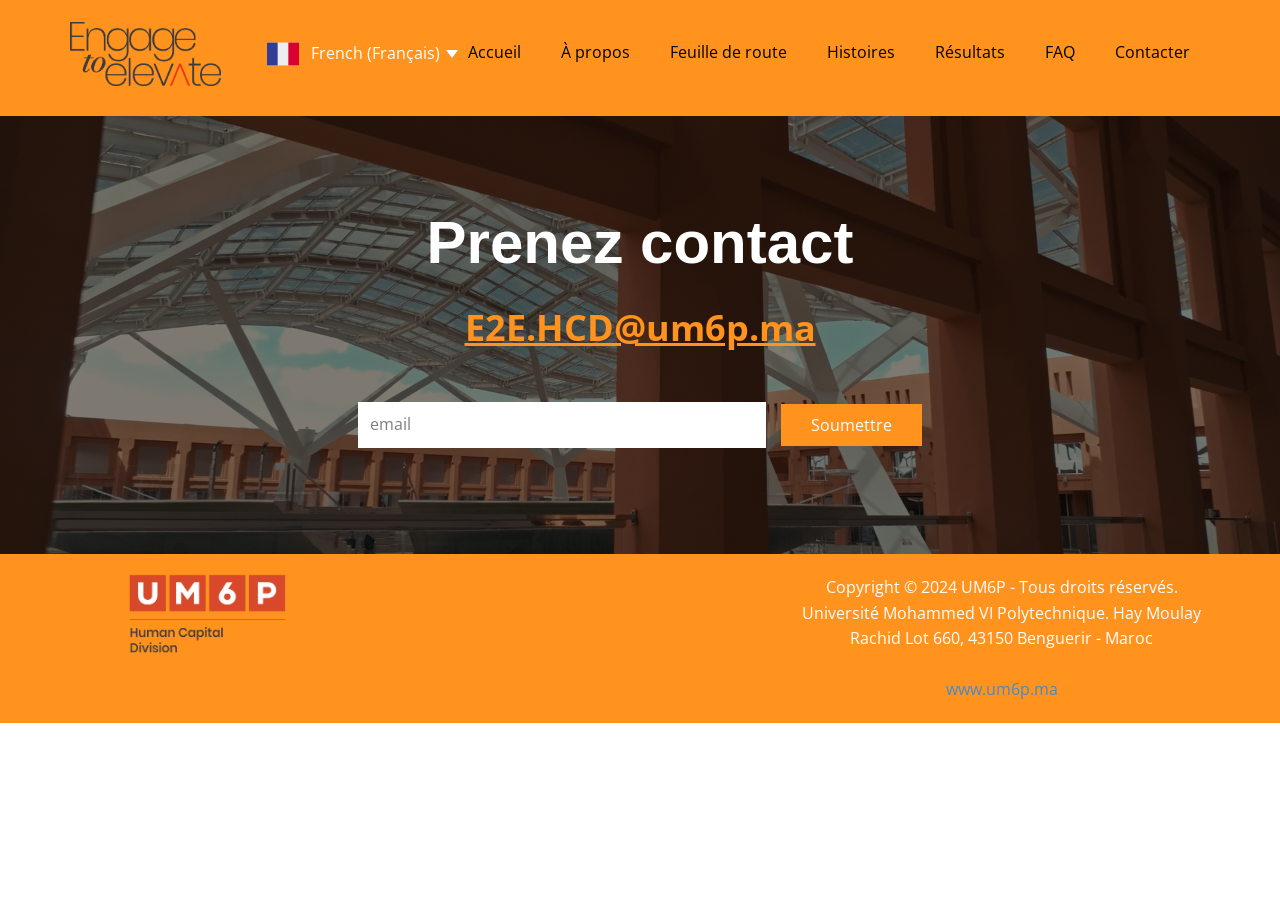
<file: fr/E2E-Contact.html>
<!DOCTYPE html>
<html style="font-size: 16px;" lang="fr"><head>
    <meta name="viewport" content="width=device-width, initial-scale=1.0">
    <meta charset="utf-8">
    <meta name="keywords" content="">
    <meta name="description" content="">
    <title>E2E Contact</title>
    <link rel="stylesheet" href="../nicepage.css" media="screen">
<link rel="stylesheet" href="../E2E-Contact.css" media="screen">
    <script class="u-script" type="text/javascript" src="../jquery.js" defer=""></script>
    <script class="u-script" type="text/javascript" src="../nicepage.js" defer=""></script>
    <meta name="generator" content="Nicepage 8.4.0, nicepage.com">
    <link rel="icon" href="../images/favicon.png">
    
    
    
    
    <link id="u-page-google-font" rel="stylesheet" href="https://fonts.googleapis.com/css2?display=swap&amp;family=Open+Sans:ital,wght@0,300;0,400;0,500;0,600;0,700;0,800;1,300;1,400;1,500;1,600;1,700;1,800">
    <script type="application/ld+json">{
		"@context": "http://schema.org",
		"@type": "Organization",
		"name": "engage2elevate",
		"logo": "../images/Engage2ElevateLogo.png"
}</script>
    <meta name="theme-color" content="#478ac9">
    <meta property="og:title" content="">
    <meta property="og:description" content="">
    <meta property="og:type" content="website">
  <meta name="referrer" content="origin"></head>
  <body data-path-to-root="../" data-include-products="false" class="u-body u-clearfix u-xl-mode" data-lang="fr"><header class="u-clearfix u-custom-color-1 u-header u-header" id="header"><div class="u-clearfix u-sheet u-sheet-1">
        <a href="#" class="u-image u-logo u-image-1" data-image-width="1593" data-image-height="675">
          <img src="../images/Engage2ElevateLogo.png" class="u-logo-image u-logo-image-1">
        </a>
        <nav class="u-menu u-menu-one-level u-offcanvas u-menu-1" role="navigation">
          <div class="menu-collapse" style="font-size: 1rem; letter-spacing: 0px;">
            <a class="u-button-style u-custom-border u-custom-left-right-menu-spacing u-custom-padding-bottom u-custom-text-active-color u-custom-text-color u-custom-text-hover-color u-custom-top-bottom-menu-spacing u-hamburger-link u-nav-link u-text-active-palette-1-base u-text-custom-color-3 u-text-hover-palette-2-base" href="#" tabindex="-1" aria-label="Open menu" aria-controls="c2e6">
              <svg class="u-svg-link" viewBox="0 0 24 24"><use xlink:href="#menu-hamburger"></use></svg>
              <svg class="u-svg-content" version="1.1" id="menu-hamburger" viewBox="0 0 16 16" x="0px" y="0px" xmlns:xlink="http://www.w3.org/1999/xlink" xmlns="http://www.w3.org/2000/svg"><g><rect y="1" width="16" height="2"></rect><rect y="7" width="16" height="2"></rect><rect y="13" width="16" height="2"></rect>
</g></svg>
            </a>
          </div>
          <div class="u-custom-menu u-nav-container">
            <ul role="menubar" class="u-nav u-unstyled u-nav-1"><li role="none" class="u-nav-item"><a role="menuitem" class="u-button-style u-nav-link u-text-active-black u-text-black u-text-hover-custom-color-3 u-nav-link-2" href="../fr/">Accueil</a>
</li><li role="none" class="u-nav-item"><a role="menuitem" class="u-button-style u-nav-link u-text-active-black u-text-black u-text-hover-custom-color-3 u-nav-link-2" href="E2E-About.html">À propos</a>
</li><li role="none" class="u-nav-item"><a role="menuitem" class="u-button-style u-nav-link u-text-active-black u-text-black u-text-hover-custom-color-3 u-nav-link-2" href="E2E-Roadmap.html">Feuille de route</a>
</li><li role="none" class="u-nav-item"><a role="menuitem" class="u-button-style u-nav-link u-text-active-black u-text-black u-text-hover-custom-color-3 u-nav-link-2" href="E2E-Stories.html">Histoires</a>
</li><li role="none" class="u-nav-item"><a role="menuitem" class="u-button-style u-nav-link u-text-active-black u-text-black u-text-hover-custom-color-3 u-nav-link-2" href="E2E-Results.html">Résultats</a>
</li><li role="none" class="u-nav-item"><a role="menuitem" class="u-button-style u-nav-link u-text-active-black u-text-black u-text-hover-custom-color-3 u-nav-link-2" href="E2E-FAQ.html">FAQ</a>
</li><li role="none" class="u-nav-item"><a role="menuitem" class="u-button-style u-nav-link u-text-active-black u-text-black u-text-hover-custom-color-3 u-nav-link-2" href="E2E-Contact.html">Contacter</a>
</li></ul>
          </div>
          <div class="u-custom-menu u-nav-container-collapse" id="c2e6" role="region" aria-label="Menu panel">
            <div class="u-black u-container-style u-inner-container-layout u-opacity u-opacity-95 u-sidenav">
              <div class="u-inner-container-layout u-sidenav-overflow">
                <div class="u-menu-close" tabindex="-1" aria-label="Close menu"></div>
                <ul class="u-align-center u-nav u-popupmenu-items u-unstyled u-nav-2" role="menubar"><li role="none" class="u-nav-item"><a role="menuitem" class="u-button-style u-nav-link" href="../fr/">Accueil</a>
</li><li role="none" class="u-nav-item"><a role="menuitem" class="u-button-style u-nav-link" href="E2E-About.html">À propos</a>
</li><li role="none" class="u-nav-item"><a role="menuitem" class="u-button-style u-nav-link" href="E2E-Roadmap.html">Feuille de route</a>
</li><li role="none" class="u-nav-item"><a role="menuitem" class="u-button-style u-nav-link" href="E2E-Stories.html">Histoires</a>
</li><li role="none" class="u-nav-item"><a role="menuitem" class="u-button-style u-nav-link" href="E2E-Results.html">Résultats</a>
</li><li role="none" class="u-nav-item"><a role="menuitem" class="u-button-style u-nav-link" href="E2E-FAQ.html">FAQ</a>
</li><li role="none" class="u-nav-item"><a role="menuitem" class="u-button-style u-nav-link" href="E2E-Contact.html">Contacter</a>
</li></ul>
              </div>
            </div>
            <div class="u-black u-menu-overlay u-opacity u-opacity-70"></div>
          </div>
        </nav>
        <div class="u-h-spacing-12 u-language u-language-content-icon-text u-language-layout-dropdown u-v-spacing-6 u-language-1">
          <a class="u-language-active u-language-url" data-lang-text="French (Français)" href="#" data-language="fr">
            <svg class="u-caret u-caret-svg" version="1.1" id="Layer_1" xmlns="http://www.w3.org/2000/svg" xmlns:xlink="http://www.w3.org/1999/xlink" x="0px" y="0px" width="16px" height="16px" viewBox="0 0 16 16" style="fill:currentColor;" xml:space="preserve"><polygon class="st0" points="8,12 2,4 14,4 "></polygon></svg>
          <span class="u-icon u-language-fr u-language-icon u-icon-3"><svg xmlns="http://www.w3.org/2000/svg" xmlns:xlink="http://www.w3.org/1999/xlink" version="1.1" xml:space="preserve" class="u-svg-content" viewBox="0 0 112 112" x="0px" y="0px" style="width: 1em; height: 1em;"><rect y="16" fill="#EDEDED" width="112" height="80"></rect><rect y="16" fill="#323E95" width="37.3" height="80"></rect><rect x="74.7" y="16" fill="#D80031" width="37.3" height="80"></rect></svg></span></a>
          <div class="u-border-1 u-border-grey-15 u-h-spacing-12 u-language-dropdown u-v-spacing-6 u-white">
            <a class="u-language-dropdown-url u-language-url" data-lang-text="English" href="../E2E-Contact.html" data-language="en"><span class="u-icon u-language-en u-language-icon u-icon-1"><svg xmlns="http://www.w3.org/2000/svg" xmlns:xlink="http://www.w3.org/1999/xlink" version="1.1" xml:space="preserve" class="u-svg-content" viewBox="0 0 112 112" x="0px" y="0px" style="width: 1em; height: 1em;"><rect y="16" fill="#19237F" width="112" height="80"></rect><path fill="#EDEDED" d="M47.8,16h3.5v33.7H0v-4.8h27.5L0,25.9v-3.8l33.2,22.8h7.7L0,16.8V16h8.8l39,26.9V16z M75,44.9h-7.7L109.4,16
	h-5.1L65.1,42.9V16h-3.4v33.7H112v-4.8H85.4L112,26.6v-7L75,44.9z M61.7,96h3.4V70.7l37,25.3h9.9v-0.8L73.2,68.7H81l31,21.2v-3.1
	L85.4,68.7H112v-4.8H61.7V96z M0,68.7h27.5L0,87.7v7.8l39.1-26.8h7.8L7.1,96H11l36.8-25.3V96h3.5V63.9H0V68.7z"></path><path fill="#BD0034" d="M112,16v3.6L75,44.9h-7.7L109.4,16H112z M73.2,68.7L112,95.2v-5.3L81,68.7H73.2z M40.9,44.9L0,16.8v5.3
	l33.2,22.8C33.2,44.9,40.9,44.9,40.9,44.9z M39.1,68.7L0,95.5V96h7.1l39.8-27.3H39.1z M61.7,16H51.3v33.7H0v14.2h51.3V96h10.4V63.9
	H112V49.7H61.7V16z"></path></svg></span>
            </a>
            <a class="u-language-dropdown-url u-language-url" data-lang-text="French (Français)" href="../fr/E2E-Contact.html" data-language="fr"><span class="u-icon u-language-fr u-language-icon u-icon-3"><svg xmlns="http://www.w3.org/2000/svg" xmlns:xlink="http://www.w3.org/1999/xlink" version="1.1" xml:space="preserve" class="u-svg-content" viewBox="0 0 112 112" x="0px" y="0px" style="width: 1em; height: 1em;"><rect y="16" fill="#EDEDED" width="112" height="80"></rect><rect y="16" fill="#323E95" width="37.3" height="80"></rect><rect x="74.7" y="16" fill="#D80031" width="37.3" height="80"></rect></svg></span>
            </a>
          </div>
        </div>
      </div></header>
    <section class="u-align-center u-clearfix u-container-align-center u-image u-shading u-section-1" data-image-width="1920" data-image-height="1080" id="block-3">
      <div class="u-clearfix u-sheet u-valign-middle u-sheet-1">
        <h3 class="u-text u-text-1">Prenez contact<span style="font-weight: 700;">​</span></h3>
        <p class="u-text u-text-2"><a class="u-btn u-button-style u-none u-hover-none u-active-none u-border-none u-block-control u-button-link u-text-custom-color-1 u-btn-1 u-text-hover-custom-color-3 u-text-active-custom-color-3" data-block="619" style="background-image: none; padding: 0px; font-weight: 700; text-decoration: underline !important;" href="mailto:E2E.HCD@um6p.ma?subject=I%20have%20a%20request&amp;bcc=Toni.DEVOE%40um6p.ma" data-block-type="Button,TextButton">E2E.HCD@um6p.ma​</a></p>
        <div class="u-form u-form-1">
          <form action="https://service.nicepagesrv.com/form/v4/form-process" class="u-clearfix u-form-horizontal u-form-spacing-15 u-inner-form" style="padding: 15px" source="email">
            <div class="u-form-email u-form-group u-label-none">
              <label class="u-label">Nom</label>
              <input type="email" placeholder="email" id="email-14cf" name="email" class="u-border-no-bottom u-border-no-left u-border-no-right u-border-no-top u-input u-input-rectangle" required="">
            </div>
            <div class="u-form-group u-form-submit">
              <a href="#" class="u-active-custom-color-3 u-border-none u-btn u-btn-submit u-button-style u-custom-color-1 u-hover-custom-color-3 u-btn-2">Soumettre</a>
              <input type="submit" value="submit" class="u-form-control-hidden">
            </div>
            <div class="u-form-send-message u-form-send-success">Merci! Votre message a été envoyé.</div>
            <div class="u-form-send-error u-form-send-message">Impossible d'envoyer votre message. Merci de corriger les erreurs et réessayer.</div>
            <input type="hidden" value="" name="recaptchaResponse">
            <input type="hidden" name="formServices" value="e9b57e1f-21ed-4acb-60b3-6c98f768b242">
          </form>
        </div>
      </div>
    </section>
    
    
    
    
    <footer class="u-align-center u-clearfix u-container-align-center u-container-align-center-lg u-container-align-center-md u-container-align-center-sm u-container-align-center-xl u-custom-color-1 u-footer u-footer" id="footer"><div class="u-clearfix u-sheet u-valign-middle-lg u-sheet-1">
        <a href="" class="u-image u-logo u-image-1" data-image-width="3456" data-image-height="2072">
          <img src="../images/UM6P----Human-Capital-Division.png" class="u-logo-image u-logo-image-1">
        </a>
        <p class="u-small-text u-text u-text-variant u-text-1">​Copyright © 2024 UM6P - Tous droits réservés. Université Mohammed VI Polytechnique. Hay Moulay Rachid Lot 660, 43150 Benguerir - Maroc<br><br><a href="https://eur03.safelinks.protection.outlook.com/?url=http%3A%2F%2Fwww.um6p.ma%2F&amp;data=05%7C02%7CTonietta.DEVOE%40um6p.ma%7Ca66d394acc35431f78bb08de7b891f39%7C39626157a047468987a26fa645cb5cb7%7C1%7C0%7C639084026495530843%7CUnknown%7CTWFpbGZsb3d8eyJFbXB0eU1hcGkiOnRydWUsIlYiOiIwLjAuMDAwMCIsIlAiOiJXaW4zMiIsIkFOIjoiTWFpbCIsIldUIjoyfQ%3D%3D%7C0%7C%7C%7C&amp;sdata=8UMZNv0HcoSWDBtUooW9el2CQZASoYXInahtbAmEhaM%3D&amp;reserved=0" target="_blank" rel="noopener nofollow" class="a_GcMg u-active-none u-border-none u-btn u-button-style u-hover-none u-none u-text-palette-1-base u-block-control u-btn-1" style="background-image: none; padding-top: 0px; padding-bottom: 0px; padding-left: 0px; padding-right: 0px" data-block="297">www.um6p.ma</a></p>
      </div></footer>
  
</body></html>
</file>
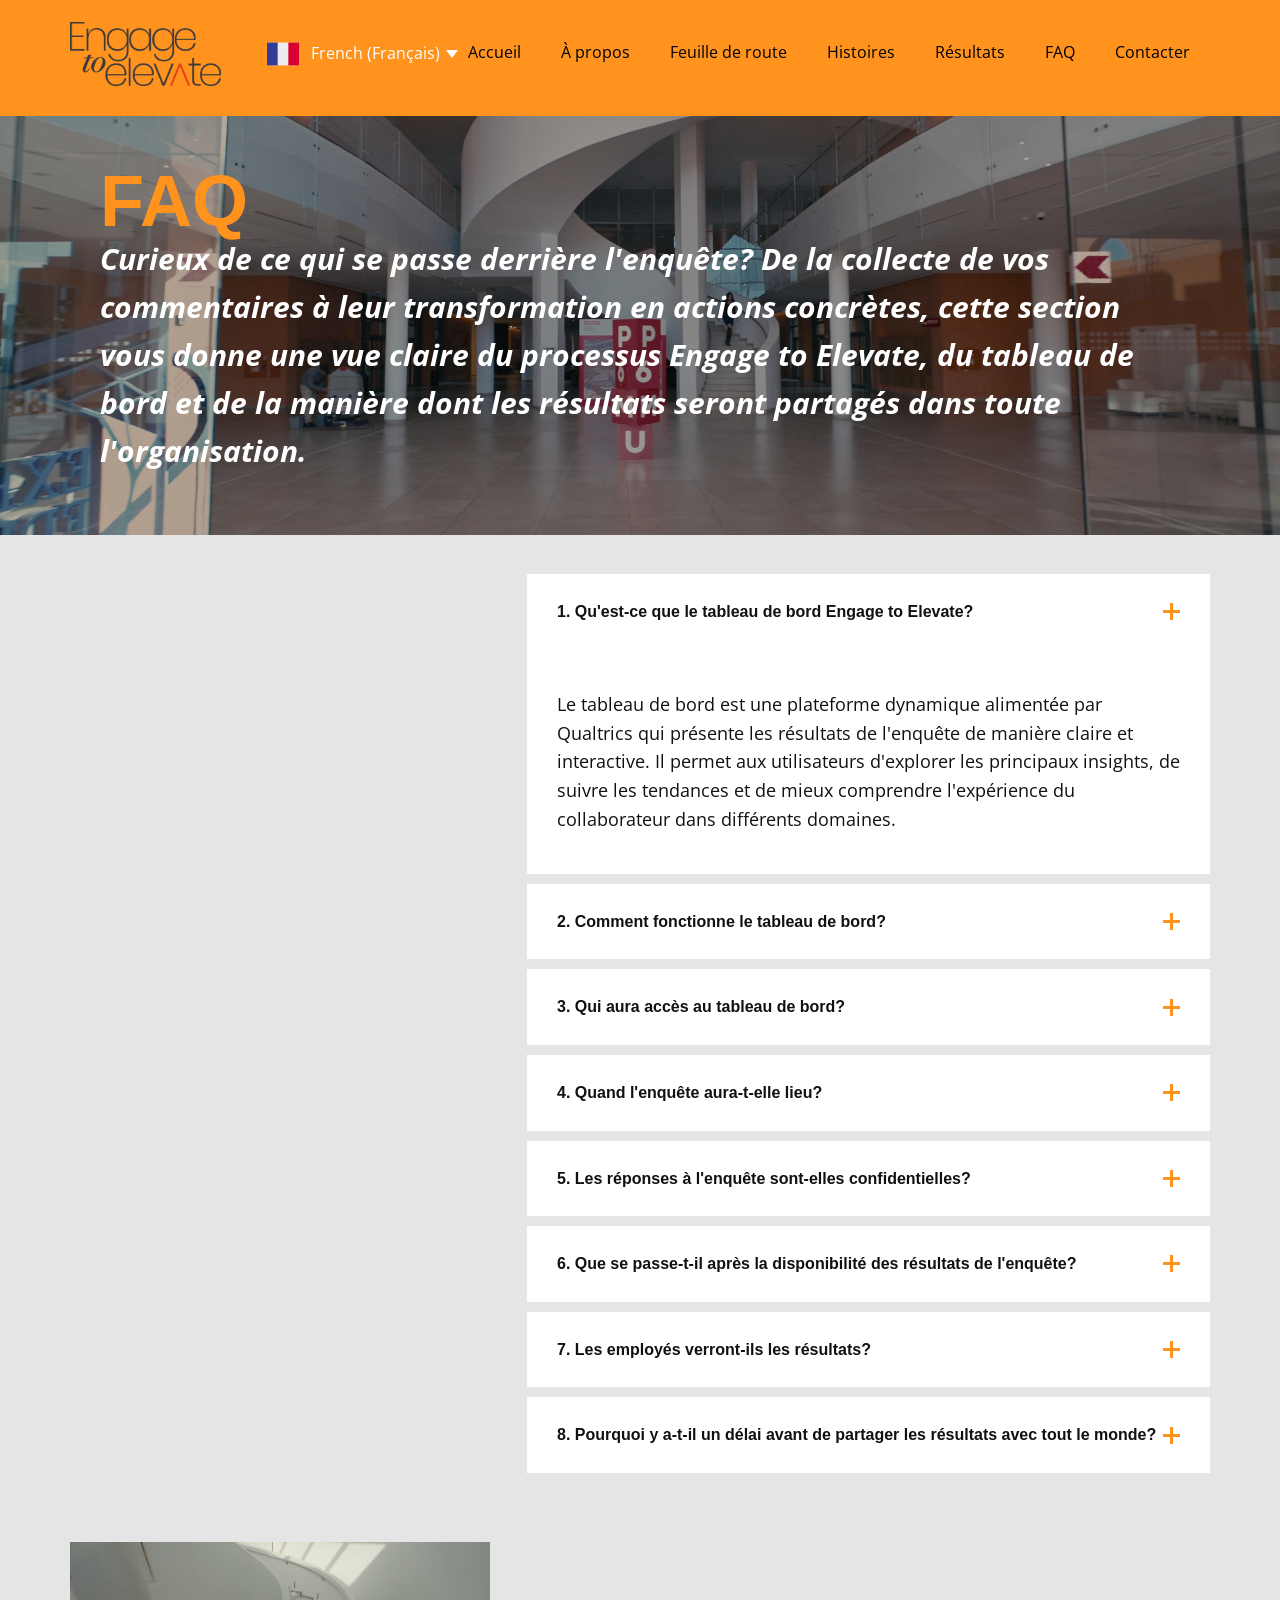
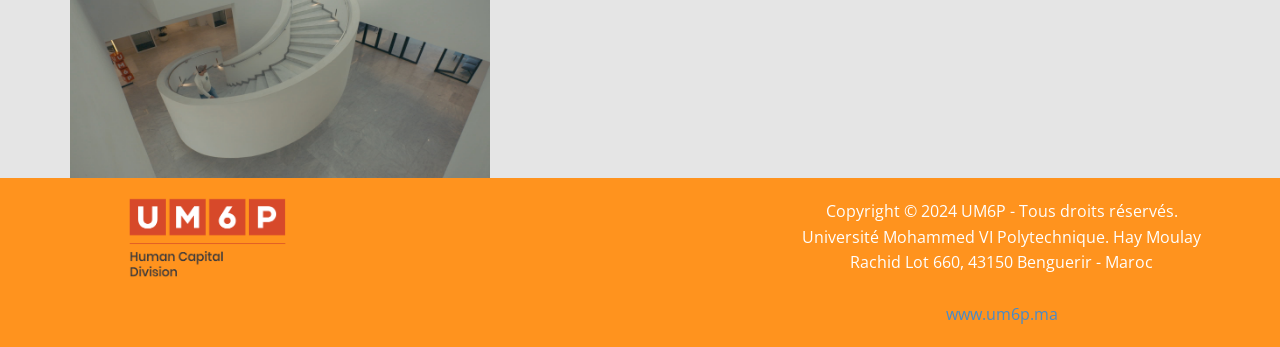
<file: fr/E2E-FAQ.html>
<!DOCTYPE html>
<html style="font-size: 16px;" lang="fr"><head>
    <meta name="viewport" content="width=device-width, initial-scale=1.0">
    <meta charset="utf-8">
    <meta name="keywords" content="Faits et questions">
    <meta name="description" content="">
    <title>E2E FAQ</title>
    <link rel="stylesheet" href="../nicepage.css" media="screen">
<link rel="stylesheet" href="../E2E-FAQ.css" media="screen">
    <script class="u-script" type="text/javascript" src="../jquery.js" defer=""></script>
    <script class="u-script" type="text/javascript" src="../nicepage.js" defer=""></script>
    <meta name="generator" content="Nicepage 8.4.0, nicepage.com">
    <link rel="icon" href="../images/favicon.png">
    
    
    
    
    
    <link id="u-page-google-font" rel="stylesheet" href="https://fonts.googleapis.com/css2?display=swap&amp;family=Open+Sans:ital,wght@0,300;0,400;0,500;0,600;0,700;0,800;1,300;1,400;1,500;1,600;1,700;1,800">
    <script type="application/ld+json">{
		"@context": "http://schema.org",
		"@type": "Organization",
		"name": "engage2elevate",
		"logo": "../images/Engage2ElevateLogo.png"
}</script>
    <meta name="theme-color" content="#478ac9">
    <meta property="og:title" content="">
    <meta property="og:description" content="">
    <meta property="og:type" content="website">
  </head>
  <body data-path-to-root="../" data-include-products="false" class="u-body u-clearfix u-xxl-mode" data-lang="fr"><header class="u-clearfix u-custom-color-1 u-header u-header" id="header"><div class="u-clearfix u-sheet u-sheet-1">
        <a href="#" class="u-image u-logo u-image-1" data-image-width="1593" data-image-height="675">
          <img src="../images/Engage2ElevateLogo.png" class="u-logo-image u-logo-image-1">
        </a>
        <nav class="u-menu u-menu-one-level u-offcanvas u-menu-1" role="navigation">
          <div class="menu-collapse" style="font-size: 1rem; letter-spacing: 0px;">
            <a class="u-button-style u-custom-border u-custom-left-right-menu-spacing u-custom-padding-bottom u-custom-text-active-color u-custom-text-color u-custom-text-hover-color u-custom-top-bottom-menu-spacing u-hamburger-link u-nav-link u-text-active-palette-1-base u-text-custom-color-3 u-text-hover-palette-2-base" href="#" tabindex="-1" aria-label="Open menu" aria-controls="c2e6">
              <svg class="u-svg-link" viewBox="0 0 24 24"><use xlink:href="#menu-hamburger"></use></svg>
              <svg class="u-svg-content" version="1.1" id="menu-hamburger" viewBox="0 0 16 16" x="0px" y="0px" xmlns:xlink="http://www.w3.org/1999/xlink" xmlns="http://www.w3.org/2000/svg"><g><rect y="1" width="16" height="2"></rect><rect y="7" width="16" height="2"></rect><rect y="13" width="16" height="2"></rect>
</g></svg>
            </a>
          </div>
          <div class="u-custom-menu u-nav-container">
            <ul role="menubar" class="u-nav u-unstyled u-nav-1"><li role="none" class="u-nav-item"><a role="menuitem" class="u-button-style u-nav-link u-text-active-black u-text-black u-text-hover-custom-color-3 u-nav-link-2" href="../fr/">Accueil</a>
</li><li role="none" class="u-nav-item"><a role="menuitem" class="u-button-style u-nav-link u-text-active-black u-text-black u-text-hover-custom-color-3 u-nav-link-2" href="E2E-About.html">À propos</a>
</li><li role="none" class="u-nav-item"><a role="menuitem" class="u-button-style u-nav-link u-text-active-black u-text-black u-text-hover-custom-color-3 u-nav-link-2" href="E2E-Roadmap.html">Feuille de route</a>
</li><li role="none" class="u-nav-item"><a role="menuitem" class="u-button-style u-nav-link u-text-active-black u-text-black u-text-hover-custom-color-3 u-nav-link-2" href="E2E-Stories.html">Histoires</a>
</li><li role="none" class="u-nav-item"><a role="menuitem" class="u-button-style u-nav-link u-text-active-black u-text-black u-text-hover-custom-color-3 u-nav-link-2" href="E2E-Results.html">Résultats</a>
</li><li role="none" class="u-nav-item"><a role="menuitem" class="u-button-style u-nav-link u-text-active-black u-text-black u-text-hover-custom-color-3 u-nav-link-2" href="E2E-FAQ.html">FAQ</a>
</li><li role="none" class="u-nav-item"><a role="menuitem" class="u-button-style u-nav-link u-text-active-black u-text-black u-text-hover-custom-color-3 u-nav-link-2" href="E2E-Contact.html">Contacter</a>
</li></ul>
          </div>
          <div class="u-custom-menu u-nav-container-collapse" id="c2e6" role="region" aria-label="Menu panel">
            <div class="u-black u-container-style u-inner-container-layout u-opacity u-opacity-95 u-sidenav">
              <div class="u-inner-container-layout u-sidenav-overflow">
                <div class="u-menu-close" tabindex="-1" aria-label="Close menu"></div>
                <ul class="u-align-center u-nav u-popupmenu-items u-unstyled u-nav-2" role="menubar"><li role="none" class="u-nav-item"><a role="menuitem" class="u-button-style u-nav-link" href="../fr/">Accueil</a>
</li><li role="none" class="u-nav-item"><a role="menuitem" class="u-button-style u-nav-link" href="E2E-About.html">À propos</a>
</li><li role="none" class="u-nav-item"><a role="menuitem" class="u-button-style u-nav-link" href="E2E-Roadmap.html">Feuille de route</a>
</li><li role="none" class="u-nav-item"><a role="menuitem" class="u-button-style u-nav-link" href="E2E-Stories.html">Histoires</a>
</li><li role="none" class="u-nav-item"><a role="menuitem" class="u-button-style u-nav-link" href="E2E-Results.html">Résultats</a>
</li><li role="none" class="u-nav-item"><a role="menuitem" class="u-button-style u-nav-link" href="E2E-FAQ.html">FAQ</a>
</li><li role="none" class="u-nav-item"><a role="menuitem" class="u-button-style u-nav-link" href="E2E-Contact.html">Contacter</a>
</li></ul>
              </div>
            </div>
            <div class="u-black u-menu-overlay u-opacity u-opacity-70"></div>
          </div>
        </nav>
        <div class="u-h-spacing-12 u-language u-language-content-icon-text u-language-layout-dropdown u-v-spacing-6 u-language-1">
          <a class="u-language-active u-language-url" data-lang-text="French (Français)" href="#" data-language="fr">
            <svg class="u-caret u-caret-svg" version="1.1" id="Layer_1" xmlns="http://www.w3.org/2000/svg" xmlns:xlink="http://www.w3.org/1999/xlink" x="0px" y="0px" width="16px" height="16px" viewBox="0 0 16 16" style="fill:currentColor;" xml:space="preserve"><polygon class="st0" points="8,12 2,4 14,4 "></polygon></svg>
          <span class="u-icon u-language-fr u-language-icon u-icon-3"><svg xmlns="http://www.w3.org/2000/svg" xmlns:xlink="http://www.w3.org/1999/xlink" version="1.1" xml:space="preserve" class="u-svg-content" viewBox="0 0 112 112" x="0px" y="0px" style="width: 1em; height: 1em;"><rect y="16" fill="#EDEDED" width="112" height="80"></rect><rect y="16" fill="#323E95" width="37.3" height="80"></rect><rect x="74.7" y="16" fill="#D80031" width="37.3" height="80"></rect></svg></span></a>
          <div class="u-border-1 u-border-grey-15 u-h-spacing-12 u-language-dropdown u-v-spacing-6 u-white">
            <a class="u-language-dropdown-url u-language-url" data-lang-text="English" href="../E2E-FAQ.html" data-language="en"><span class="u-icon u-language-en u-language-icon u-icon-1"><svg xmlns="http://www.w3.org/2000/svg" xmlns:xlink="http://www.w3.org/1999/xlink" version="1.1" xml:space="preserve" class="u-svg-content" viewBox="0 0 112 112" x="0px" y="0px" style="width: 1em; height: 1em;"><rect y="16" fill="#19237F" width="112" height="80"></rect><path fill="#EDEDED" d="M47.8,16h3.5v33.7H0v-4.8h27.5L0,25.9v-3.8l33.2,22.8h7.7L0,16.8V16h8.8l39,26.9V16z M75,44.9h-7.7L109.4,16
	h-5.1L65.1,42.9V16h-3.4v33.7H112v-4.8H85.4L112,26.6v-7L75,44.9z M61.7,96h3.4V70.7l37,25.3h9.9v-0.8L73.2,68.7H81l31,21.2v-3.1
	L85.4,68.7H112v-4.8H61.7V96z M0,68.7h27.5L0,87.7v7.8l39.1-26.8h7.8L7.1,96H11l36.8-25.3V96h3.5V63.9H0V68.7z"></path><path fill="#BD0034" d="M112,16v3.6L75,44.9h-7.7L109.4,16H112z M73.2,68.7L112,95.2v-5.3L81,68.7H73.2z M40.9,44.9L0,16.8v5.3
	l33.2,22.8C33.2,44.9,40.9,44.9,40.9,44.9z M39.1,68.7L0,95.5V96h7.1l39.8-27.3H39.1z M61.7,16H51.3v33.7H0v14.2h51.3V96h10.4V63.9
	H112V49.7H61.7V16z"></path></svg></span>
            </a>
            <a class="u-language-dropdown-url u-language-url" data-lang-text="French (Français)" href="../fr/E2E-FAQ.html" data-language="fr"><span class="u-icon u-language-fr u-language-icon u-icon-3"><svg xmlns="http://www.w3.org/2000/svg" xmlns:xlink="http://www.w3.org/1999/xlink" version="1.1" xml:space="preserve" class="u-svg-content" viewBox="0 0 112 112" x="0px" y="0px" style="width: 1em; height: 1em;"><rect y="16" fill="#EDEDED" width="112" height="80"></rect><rect y="16" fill="#323E95" width="37.3" height="80"></rect><rect x="74.7" y="16" fill="#D80031" width="37.3" height="80"></rect></svg></span>
            </a>
          </div>
        </div>
      </div></header>
    <section class="u-clearfix u-image u-section-1" id="block-8" data-image-width="1920" data-image-height="1080">
      <div class="u-clearfix u-sheet u-sheet-1">
        <h2 class="u-text u-text-custom-color-1 u-text-default u-text-1">FAQ</h2>
        <p class="u-text u-text-body-alt-color u-text-2">​Curieux de ce qui se passe derrière l'enquête?
De la collecte de vos commentaires à leur transformation en actions concrètes, cette section vous donne une vue claire du processus Engage to Elevate, du tableau de bord et de la manière dont les résultats seront partagés dans toute l'organisation.</p>
      </div>
    </section>
    <section class="u-align-center u-clearfix u-container-align-center u-grey-10 u-section-2" id="block-10">
      <div class="u-clearfix u-sheet u-valign-middle-sm u-sheet-1">
        <div class="custom-expanded u-accordion u-faq u-spacing-10 u-accordion-1" role="tablist">
          <div class="u-accordion-item">
            <a class="active u-accordion-link u-active-white u-button-style u-custom-font u-heading-font u-hover-white u-white u-accordion-link-1" id="link-accordion-f600" aria-controls="accordion-f600" aria-selected="true" role="tab"><span class="u-accordion-link-text">​1. Qu'est-ce que le tableau de bord Engage to Elevate?</span><span class="u-accordion-link-icon u-icon u-text-custom-color-1 u-icon-1"><svg class="u-svg-link" preserveAspectRatio="xMidYMin slice" viewBox="0 0 448 448" style=""><use xmlns:xlink="http://www.w3.org/1999/xlink" xlink:href="#svg-3ae2"></use></svg><svg class="u-svg-content" viewBox="0 0 448 448" id="svg-3ae2" style=""><path d="m272 184c-4.417969 0-8-3.582031-8-8v-176h-80v176c0 4.417969-3.582031 8-8 8h-176v80h176c4.417969 0 8 3.582031 8 8v176h80v-176c0-4.417969 3.582031-8 8-8h176v-80zm0 0"></path></svg></span>
            </a>
            <div class="u-accordion-active u-accordion-pane u-container-style u-white u-accordion-pane-1" id="accordion-f600" aria-labelledby="link-accordion-f600" role="tabpanel">
              <div class="u-container-layout u-container-layout-1">
                <div class="fr-view u-clearfix u-rich-text u-text"><p>Le tableau de bord est une plateforme dynamique alimentée par Qualtrics qui présente les résultats de l'enquête de manière claire et interactive. Il permet aux utilisateurs d'explorer les principaux insights, de suivre les tendances et de mieux comprendre l'expérience du collaborateur dans différents domaines.</p></div>
              </div>
            </div>
          </div>
          <div class="u-accordion-item">
            <a class="u-accordion-link u-active-white u-button-style u-custom-font u-heading-font u-hover-white u-white u-accordion-link-2" id="link-accordion-72f4" aria-controls="accordion-72f4" aria-selected="false" role="tab"><span class="u-accordion-link-text">​2. Comment fonctionne le tableau de bord?</span><span class="u-accordion-link-icon u-icon u-text-custom-color-1 u-icon-2"><svg class="u-svg-link" preserveAspectRatio="xMidYMin slice" viewBox="0 0 448 448" style=""><use xmlns:xlink="http://www.w3.org/1999/xlink" xlink:href="#svg-05a3"></use></svg><svg class="u-svg-content" viewBox="0 0 448 448" id="svg-05a3" style=""><path d="m272 184c-4.417969 0-8-3.582031-8-8v-176h-80v176c0 4.417969-3.582031 8-8 8h-176v80h176c4.417969 0 8 3.582031 8 8v176h80v-176c0-4.417969 3.582031-8 8-8h176v-80zm0 0"></path></svg></span>
            </a>
            <div class="u-accordion-pane u-container-style u-white u-accordion-pane-2" id="accordion-72f4" aria-labelledby="link-accordion-72f4" role="tabpanel">
              <div class="u-container-layout u-container-layout-2">
                <div class="fr-view u-clearfix u-rich-text u-text"><p>Une fois que les réponses à l'enquête sont collectées, les données sont traitées, nettoyées et analysées. Le tableau de bord visualise ensuite ces données à travers des graphiques et des insights, facilitant l'identification des forces, des lacunes et des opportunités d'amélioration.</p></div>
              </div>
            </div>
          </div>
          <div class="u-accordion-item">
            <a class="u-accordion-link u-active-white u-button-style u-custom-font u-heading-font u-hover-white u-white u-accordion-link-3" id="link-accordion-854e" aria-controls="accordion-854e" aria-selected="false" role="tab"><span class="u-accordion-link-text">​3. Qui aura accès au tableau de bord?</span><span class="u-accordion-link-icon u-icon u-text-custom-color-1 u-icon-3"><svg class="u-svg-link" preserveAspectRatio="xMidYMin slice" viewBox="0 0 448 448" style=""><use xmlns:xlink="http://www.w3.org/1999/xlink" xlink:href="#svg-4a3a"></use></svg><svg class="u-svg-content" viewBox="0 0 448 448" id="svg-4a3a" style=""><path d="m272 184c-4.417969 0-8-3.582031-8-8v-176h-80v176c0 4.417969-3.582031 8-8 8h-176v80h176c4.417969 0 8 3.582031 8 8v176h80v-176c0-4.417969 3.582031-8 8-8h176v-80zm0 0"></path></svg></span>
            </a>
            <div class="u-accordion-pane u-container-style u-white u-accordion-pane-3" id="accordion-854e" aria-labelledby="link-accordion-854e" role="tabpanel">
              <div class="u-container-layout u-container-layout-3">
                <div class="fr-view u-clearfix u-rich-text u-text"><p data-end="1028" data-start="977" id="isPasted">L'accès au tableau de bord sera fourni par étapes:</p><ul data-end="1254" data-start="1029"><li data-end="1145" data-start="1029"><span style="font-weight: 700;">Le département des opérations et la direction</span> auront un accès anticipé en <strong data-end="1145" data-start="1129">Mai</strong></li><li data-block-type="" data-end="1254" data-start="1146">Le reste de la population recevra l'accès selon <a href="E2E-Roadmap.html" data-page-id="1713203575"></a><span style="font-weight: 700;"><a data-block-type="" href="E2E-Roadmap.html" data-page-id="1713203575"><span style="text-decoration: underline;"><span class="u-text-custom-color-3">la feuille de route</span></span></a></span></li></ul></div>
              </div>
            </div>
          </div>
          <div class="u-accordion-item">
            <a class="u-accordion-link u-active-white u-button-style u-custom-font u-heading-font u-hover-white u-white u-accordion-link-4" id="link-ab1b" role="tab" aria-controls="ab1b" aria-selected="false"><span class="u-accordion-link-text">​4. Quand l'enquête aura-t-elle lieu?</span><span class="u-accordion-link-icon u-icon u-text-custom-color-1 u-icon-4"><svg class="u-svg-link" preserveAspectRatio="xMidYMin slice" viewBox="0 0 448 448" style=""><use xlink:href="#svg-b20b"></use></svg><svg class="u-svg-content" viewBox="0 0 448 448" id="svg-b20b"><path d="m272 184c-4.417969 0-8-3.582031-8-8v-176h-80v176c0 4.417969-3.582031 8-8 8h-176v80h176c4.417969 0 8 3.582031 8 8v176h80v-176c0-4.417969 3.582031-8 8-8h176v-80zm0 0"></path></svg></span>
            </a>
            <div class="u-accordion-pane u-container-style u-white u-accordion-pane-4" id="ab1b" role="tabpanel" aria-labelledby="link-ab1b">
              <div class="u-container-layout u-container-layout-4">
                <div class="fr-view u-clearfix u-rich-text u-text"><p data-end="1421" data-start="1307" id="isPasted">L'enquête Engage to Elevate aura lieu <strong data-end="1373" data-start="1354">tous les deux ans</strong>. Ce calendrier garantit qu'il y a suffisamment de temps pour:</p><ul data-end="1522" data-start="1422"><li data-end="1448" data-start="1422">Mettre en œuvre des plans d'action</li><li data-end="1469" data-start="1449">Surveiller les progrès</li><li data-end="1522" data-start="1470">Mesurer l'impact réel avant le prochain cycle d'enquête</li></ul></div>
              </div>
            </div>
          </div>
          <div class="u-accordion-item">
            <a class="u-accordion-link u-active-white u-button-style u-custom-font u-heading-font u-hover-white u-white u-accordion-link-5" id="link-5f09" role="tab" aria-controls="5f09" aria-selected="false"><span class="u-accordion-link-text">​5. Les réponses à l'enquête sont-elles confidentielles?</span><span class="u-accordion-link-icon u-icon u-text-custom-color-1 u-icon-5"><svg class="u-svg-link" preserveAspectRatio="xMidYMin slice" viewBox="0 0 448 448" style=""><use xlink:href="#svg-3bb9"></use></svg><svg class="u-svg-content" viewBox="0 0 448 448" id="svg-3bb9"><path d="m272 184c-4.417969 0-8-3.582031-8-8v-176h-80v176c0 4.417969-3.582031 8-8 8h-176v80h176c4.417969 0 8 3.582031 8 8v176h80v-176c0-4.417969 3.582031-8 8-8h176v-80zm0 0"></path></svg></span>
            </a>
            <div class="u-accordion-pane u-container-style u-white u-accordion-pane-5" id="5f09" role="tabpanel" aria-labelledby="link-5f09">
              <div class="u-container-layout u-container-layout-5">
                <div class="fr-view u-clearfix u-rich-text u-text"><p data-end="1625" data-start="1579" id="isPasted">Oui. Toutes les réponses sont <strong data-end="1624" data-start="1602">entièrement confidentielles</strong>.</p><p data-end="1840" data-start="1627">L'enquête est gérée à travers <strong data-end="1702" data-start="1657">Qualtrics, une plateforme tierce de confiance</strong>, qui garantit que les réponses individuelles ne peuvent pas être retracées aux collaborateurs. Cela permet à chacun de partager des commentaires honnêtes et ouverts en toute sécurité.</p></div>
              </div>
            </div>
          </div>
          <div class="u-accordion-item">
            <a class="u-accordion-link u-active-white u-button-style u-custom-font u-heading-font u-hover-white u-white u-accordion-link-6" id="link-de85" role="tab" aria-controls="de85" aria-selected="false"><span class="u-accordion-link-text">​6. Que se passe-t-il après la disponibilité des résultats de l'enquête?</span><span class="u-accordion-link-icon u-icon u-text-custom-color-1 u-icon-6"><svg class="u-svg-link" preserveAspectRatio="xMidYMin slice" viewBox="0 0 448 448" style=""><use xlink:href="#svg-17e6"></use></svg><svg class="u-svg-content" viewBox="0 0 448 448" id="svg-17e6"><path d="m272 184c-4.417969 0-8-3.582031-8-8v-176h-80v176c0 4.417969-3.582031 8-8 8h-176v80h176c4.417969 0 8 3.582031 8 8v176h80v-176c0-4.417969 3.582031-8 8-8h176v-80zm0 0"></path></svg></span>
            </a>
            <div class="u-accordion-pane u-container-style u-white u-accordion-pane-6" id="de85" role="tabpanel" aria-labelledby="link-de85">
              <div class="u-container-layout u-container-layout-6">
                <div class="fr-view u-clearfix u-rich-text u-text"><p data-end="1928" data-start="1911" id="isPasted">Après l'enquête:</p><ol data-end="2093" data-start="1929"><li data-end="1971" data-start="1929">Les données sont nettoyées et analysées en profondeur</li><li data-end="2004" data-start="1972">Les principaux enseignements sont identifiés</li><li data-end="2056" data-start="2005">Des plans d'action sont développés à différents niveaux</li><li data-end="2093" data-start="2057">Le progrès est surveillé dans le temps</li></ol><p data-end="2155" data-start="2095">L'objectif est de transformer les retours en <strong data-end="2154" data-start="2129">améliorations concrètes</strong>.</p></div>
              </div>
            </div>
          </div>
          <div class="u-accordion-item">
            <a class="u-accordion-link u-active-white u-button-style u-custom-font u-heading-font u-hover-white u-white u-accordion-link-7" id="link-f23a" role="tab" aria-controls="f23a" aria-selected="false"><span class="u-accordion-link-text">​7. Les employés verront-ils les résultats?</span><span class="u-accordion-link-icon u-icon u-text-custom-color-1 u-icon-7"><svg class="u-svg-link" preserveAspectRatio="xMidYMin slice" viewBox="0 0 448 448" style=""><use xlink:href="#svg-fbc2"></use></svg><svg class="u-svg-content" viewBox="0 0 448 448" id="svg-fbc2"><path d="m272 184c-4.417969 0-8-3.582031-8-8v-176h-80v176c0 4.417969-3.582031 8-8 8h-176v80h176c4.417969 0 8 3.582031 8 8v176h80v-176c0-4.417969 3.582031-8 8-8h176v-80zm0 0"></path></svg></span>
            </a>
            <div class="u-accordion-pane u-container-style u-white u-accordion-pane-7" id="f23a" role="tabpanel" aria-labelledby="link-f23a">
              <div class="u-container-layout u-container-layout-7">
                <div class="fr-view u-clearfix u-rich-text u-text"><p>Oui. Une fois que les données ont été soigneusement analysées et validées, une <strong data-end="2299" data-start="2269" id="isPasted">vue globale des résultats</strong> sera partagée avec tous les collaborateurs pour garantir la transparence et l'alignement.</p></div>
              </div>
            </div>
          </div>
          <div class="u-accordion-item">
            <a class="u-accordion-link u-active-white u-button-style u-custom-font u-heading-font u-hover-white u-white u-accordion-link-8" id="link-6100" role="tab" aria-controls="6100" aria-selected="false"><span class="u-accordion-link-text">​8. Pourquoi y a-t-il un délai avant de partager les résultats avec tout le monde?</span><span class="u-accordion-link-icon u-icon u-text-custom-color-1 u-icon-8"><svg class="u-svg-link" preserveAspectRatio="xMidYMin slice" viewBox="0 0 448 448" style=""><use xlink:href="#svg-1669"></use></svg><svg class="u-svg-content" viewBox="0 0 448 448" id="svg-1669"><path d="m272 184c-4.417969 0-8-3.582031-8-8v-176h-80v176c0 4.417969-3.582031 8-8 8h-176v80h176c4.417969 0 8 3.582031 8 8v176h80v-176c0-4.417969 3.582031-8 8-8h176v-80zm0 0"></path></svg></span>
            </a>
            <div class="u-accordion-pane u-container-style u-white u-accordion-pane-8" id="6100" role="tabpanel" aria-labelledby="link-6100">
              <div class="u-container-layout u-container-layout-8">
                <div class="fr-view u-clearfix u-rich-text u-text"><p data-end="2556" data-start="2448" id="isPasted">Avant de partager largement les résultats, les données passent par un <strong data-end="2541" data-start="2503">processus de nettoyage et d'analyse en profondeur</strong>. Cela assure:</p><ul data-end="2654" data-start="2557"><li data-end="2581" data-start="2557">L'exactitude des enseignements</li><li data-end="2615" data-start="2582">La protection de la confidentialité</li><li data-end="2654" data-start="2616">Des résultats significatifs et exploitables</li></ul></div>
              </div>
            </div>
          </div>
        </div>
        <img class="u-image u-image-default u-image-1" src="../images/45Bd0wZ8ZTRojuFIY6zDGyOuw.jpg" alt="" data-image-width="1920" data-image-height="1080">
      </div>
    </section>
    
    
    
    
    <footer class="u-align-center u-clearfix u-container-align-center u-container-align-center-lg u-container-align-center-md u-container-align-center-sm u-container-align-center-xl u-custom-color-1 u-footer u-footer" id="footer"><div class="u-clearfix u-sheet u-valign-middle-lg u-sheet-1">
        <a href="" class="u-image u-logo u-image-1" data-image-width="3456" data-image-height="2072">
          <img src="../images/UM6P----Human-Capital-Division.png" class="u-logo-image u-logo-image-1">
        </a>
        <p class="u-small-text u-text u-text-variant u-text-1">​Copyright © 2024 UM6P - Tous droits réservés. Université Mohammed VI Polytechnique. Hay Moulay Rachid Lot 660, 43150 Benguerir - Maroc<br><br><a href="https://eur03.safelinks.protection.outlook.com/?url=http%3A%2F%2Fwww.um6p.ma%2F&amp;data=05%7C02%7CTonietta.DEVOE%40um6p.ma%7Ca66d394acc35431f78bb08de7b891f39%7C39626157a047468987a26fa645cb5cb7%7C1%7C0%7C639084026495530843%7CUnknown%7CTWFpbGZsb3d8eyJFbXB0eU1hcGkiOnRydWUsIlYiOiIwLjAuMDAwMCIsIlAiOiJXaW4zMiIsIkFOIjoiTWFpbCIsIldUIjoyfQ%3D%3D%7C0%7C%7C%7C&amp;sdata=8UMZNv0HcoSWDBtUooW9el2CQZASoYXInahtbAmEhaM%3D&amp;reserved=0" target="_blank" rel="noopener nofollow" class="a_GcMg u-active-none u-border-none u-btn u-button-style u-hover-none u-none u-text-palette-1-base u-block-control u-btn-1" style="background-image: none; padding-top: 0px; padding-bottom: 0px; padding-left: 0px; padding-right: 0px" data-block="297">www.um6p.ma</a></p>
      </div></footer><span style="height: 64px; width: 64px; margin-left: 0px; margin-right: auto; margin-top: 0px; right: 5px; bottom: 280px; padding: 13px; background-image: none;" class="u-back-to-top u-custom-color-3 u-icon u-icon-circle u-opacity u-opacity-85" data-href="#"><svg class="u-svg-link" preserveAspectRatio="xMidYMin slice" viewBox="0 0 551.13 551.13"><use xmlns:xlink="http://www.w3.org/1999/xlink" xlink:href="#svg-1d98"></use></svg><svg class="u-svg-content" enable-background="new 0 0 551.13 551.13" viewBox="0 0 551.13 551.13" xmlns="http://www.w3.org/2000/svg" id="svg-1d98"><path d="m275.565 189.451 223.897 223.897h51.668l-275.565-275.565-275.565 275.565h51.668z"></path></svg></span>
  
</body></html>
</file>
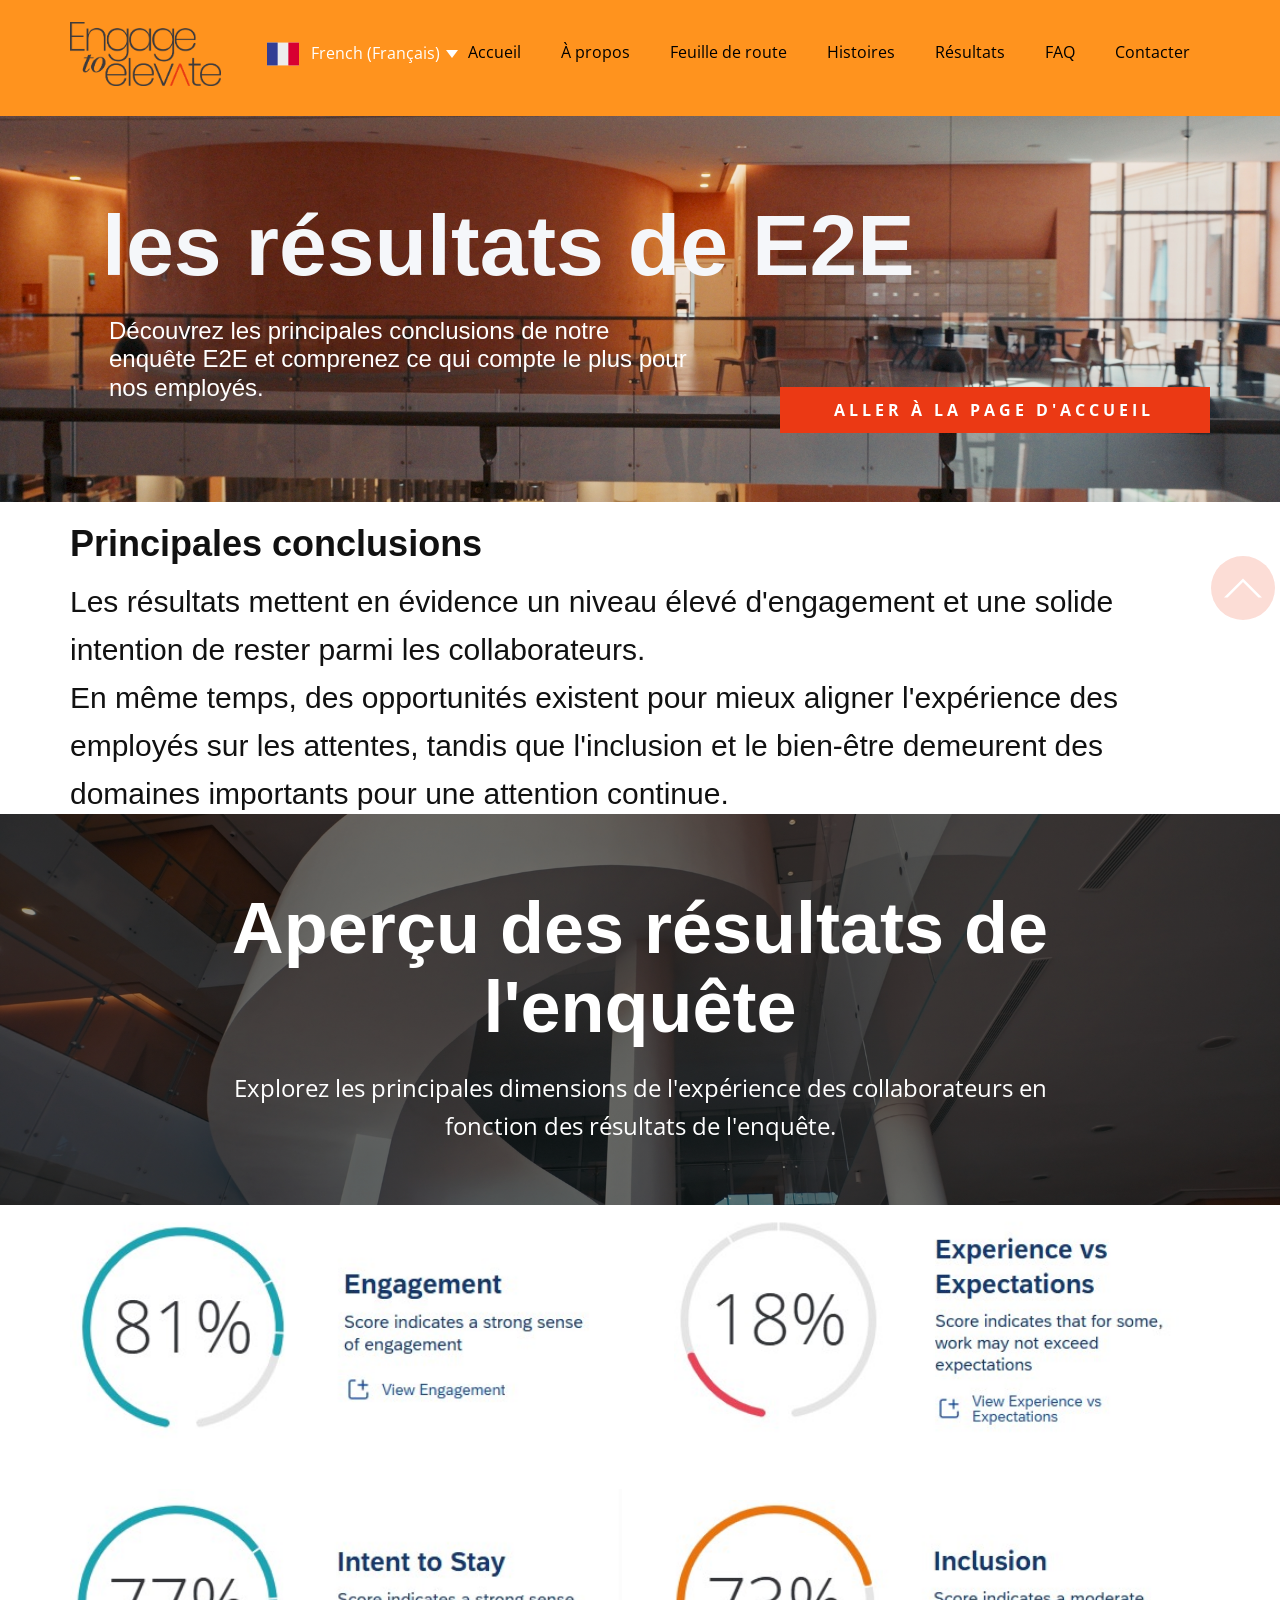
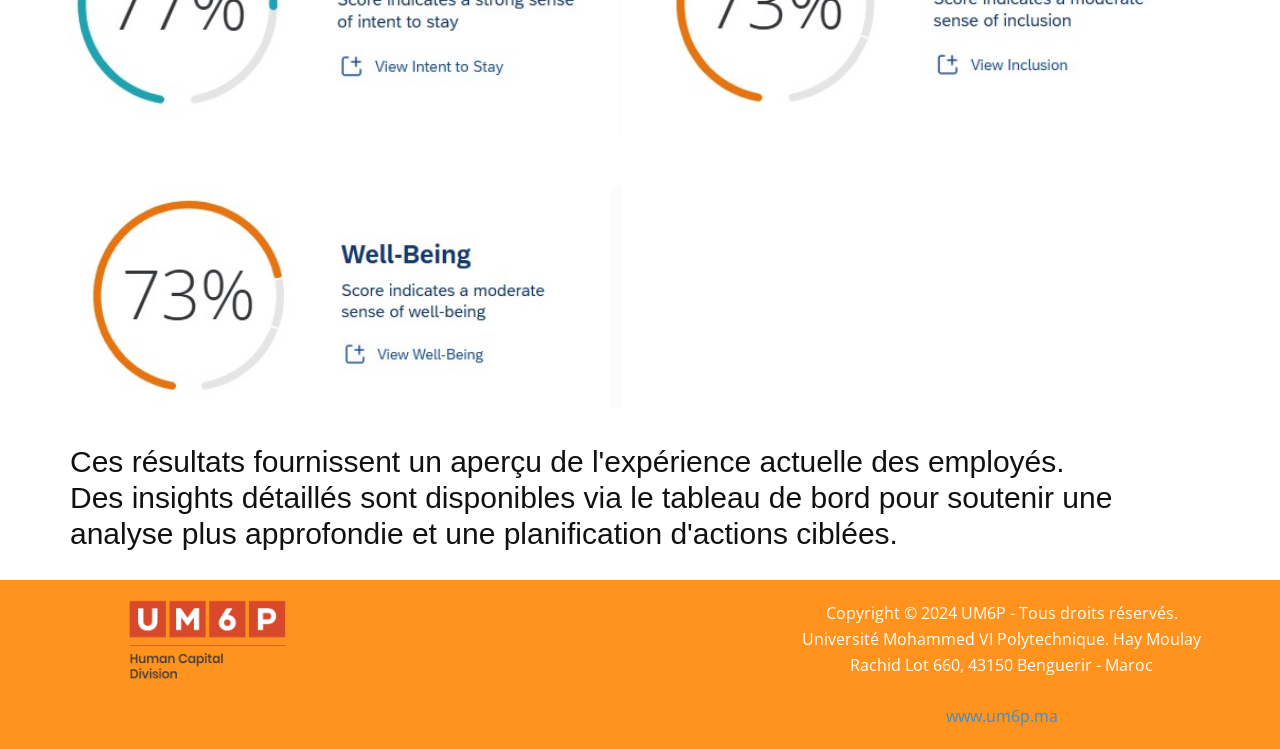
<file: fr/E2E-Results.html>
<!DOCTYPE html>
<html style="font-size: 16px;" lang="fr"><head>
    <meta name="viewport" content="width=device-width, initial-scale=1.0">
    <meta charset="utf-8">
    <meta name="keywords" content="">
    <meta name="description" content="">
    <title>E2E Results</title>
    <link rel="stylesheet" href="../nicepage.css" media="screen">
<link rel="stylesheet" href="../E2E-Results.css" media="screen">
    <script class="u-script" type="text/javascript" src="../jquery.js" defer=""></script>
    <script class="u-script" type="text/javascript" src="../nicepage.js" defer=""></script>
    <meta name="generator" content="Nicepage 8.4.0, nicepage.com">
    <link rel="icon" href="../images/favicon.png">
    
    
    
    
    
    
    
    
    <link id="u-page-google-font" rel="stylesheet" href="https://fonts.googleapis.com/css2?display=swap&amp;family=Open+Sans:ital,wght@0,300;0,400;0,500;0,600;0,700;0,800;1,300;1,400;1,500;1,600;1,700;1,800">
    <script type="application/ld+json">{
		"@context": "http://schema.org",
		"@type": "Organization",
		"name": "engage2elevate",
		"logo": "../images/Engage2ElevateLogo.png"
}</script>
    <meta name="theme-color" content="#478ac9">
    <meta property="og:title" content="">
    <meta property="og:description" content="">
    <meta property="og:type" content="website">
  </head>
  <body data-path-to-root="../" data-include-products="false" class="u-body u-clearfix u-xxl-mode" data-lang="fr"><header class="u-clearfix u-custom-color-1 u-header u-header" id="header"><div class="u-clearfix u-sheet u-sheet-1">
        <a href="#" class="u-image u-logo u-image-1" data-image-width="1593" data-image-height="675">
          <img src="../images/Engage2ElevateLogo.png" class="u-logo-image u-logo-image-1">
        </a>
        <nav class="u-menu u-menu-one-level u-offcanvas u-menu-1" role="navigation">
          <div class="menu-collapse" style="font-size: 1rem; letter-spacing: 0px;">
            <a class="u-button-style u-custom-border u-custom-left-right-menu-spacing u-custom-padding-bottom u-custom-text-active-color u-custom-text-color u-custom-text-hover-color u-custom-top-bottom-menu-spacing u-hamburger-link u-nav-link u-text-active-palette-1-base u-text-custom-color-3 u-text-hover-palette-2-base" href="#" tabindex="-1" aria-label="Open menu" aria-controls="c2e6">
              <svg class="u-svg-link" viewBox="0 0 24 24"><use xlink:href="#menu-hamburger"></use></svg>
              <svg class="u-svg-content" version="1.1" id="menu-hamburger" viewBox="0 0 16 16" x="0px" y="0px" xmlns:xlink="http://www.w3.org/1999/xlink" xmlns="http://www.w3.org/2000/svg"><g><rect y="1" width="16" height="2"></rect><rect y="7" width="16" height="2"></rect><rect y="13" width="16" height="2"></rect>
</g></svg>
            </a>
          </div>
          <div class="u-custom-menu u-nav-container">
            <ul role="menubar" class="u-nav u-unstyled u-nav-1"><li role="none" class="u-nav-item"><a role="menuitem" class="u-button-style u-nav-link u-text-active-black u-text-black u-text-hover-custom-color-3 u-nav-link-2" href="../fr/">Accueil</a>
</li><li role="none" class="u-nav-item"><a role="menuitem" class="u-button-style u-nav-link u-text-active-black u-text-black u-text-hover-custom-color-3 u-nav-link-2" href="E2E-About.html">À propos</a>
</li><li role="none" class="u-nav-item"><a role="menuitem" class="u-button-style u-nav-link u-text-active-black u-text-black u-text-hover-custom-color-3 u-nav-link-2" href="E2E-Roadmap.html">Feuille de route</a>
</li><li role="none" class="u-nav-item"><a role="menuitem" class="u-button-style u-nav-link u-text-active-black u-text-black u-text-hover-custom-color-3 u-nav-link-2" href="E2E-Stories.html">Histoires</a>
</li><li role="none" class="u-nav-item"><a role="menuitem" class="u-button-style u-nav-link u-text-active-black u-text-black u-text-hover-custom-color-3 u-nav-link-2" href="E2E-Results.html">Résultats</a>
</li><li role="none" class="u-nav-item"><a role="menuitem" class="u-button-style u-nav-link u-text-active-black u-text-black u-text-hover-custom-color-3 u-nav-link-2" href="E2E-FAQ.html">FAQ</a>
</li><li role="none" class="u-nav-item"><a role="menuitem" class="u-button-style u-nav-link u-text-active-black u-text-black u-text-hover-custom-color-3 u-nav-link-2" href="E2E-Contact.html">Contacter</a>
</li></ul>
          </div>
          <div class="u-custom-menu u-nav-container-collapse" id="c2e6" role="region" aria-label="Menu panel">
            <div class="u-black u-container-style u-inner-container-layout u-opacity u-opacity-95 u-sidenav">
              <div class="u-inner-container-layout u-sidenav-overflow">
                <div class="u-menu-close" tabindex="-1" aria-label="Close menu"></div>
                <ul class="u-align-center u-nav u-popupmenu-items u-unstyled u-nav-2" role="menubar"><li role="none" class="u-nav-item"><a role="menuitem" class="u-button-style u-nav-link" href="../fr/">Accueil</a>
</li><li role="none" class="u-nav-item"><a role="menuitem" class="u-button-style u-nav-link" href="E2E-About.html">À propos</a>
</li><li role="none" class="u-nav-item"><a role="menuitem" class="u-button-style u-nav-link" href="E2E-Roadmap.html">Feuille de route</a>
</li><li role="none" class="u-nav-item"><a role="menuitem" class="u-button-style u-nav-link" href="E2E-Stories.html">Histoires</a>
</li><li role="none" class="u-nav-item"><a role="menuitem" class="u-button-style u-nav-link" href="E2E-Results.html">Résultats</a>
</li><li role="none" class="u-nav-item"><a role="menuitem" class="u-button-style u-nav-link" href="E2E-FAQ.html">FAQ</a>
</li><li role="none" class="u-nav-item"><a role="menuitem" class="u-button-style u-nav-link" href="E2E-Contact.html">Contacter</a>
</li></ul>
              </div>
            </div>
            <div class="u-black u-menu-overlay u-opacity u-opacity-70"></div>
          </div>
        </nav>
        <div class="u-h-spacing-12 u-language u-language-content-icon-text u-language-layout-dropdown u-v-spacing-6 u-language-1">
          <a class="u-language-active u-language-url" data-lang-text="French (Français)" href="#" data-language="fr">
            <svg class="u-caret u-caret-svg" version="1.1" id="Layer_1" xmlns="http://www.w3.org/2000/svg" xmlns:xlink="http://www.w3.org/1999/xlink" x="0px" y="0px" width="16px" height="16px" viewBox="0 0 16 16" style="fill:currentColor;" xml:space="preserve"><polygon class="st0" points="8,12 2,4 14,4 "></polygon></svg>
          <span class="u-icon u-language-fr u-language-icon u-icon-3"><svg xmlns="http://www.w3.org/2000/svg" xmlns:xlink="http://www.w3.org/1999/xlink" version="1.1" xml:space="preserve" class="u-svg-content" viewBox="0 0 112 112" x="0px" y="0px" style="width: 1em; height: 1em;"><rect y="16" fill="#EDEDED" width="112" height="80"></rect><rect y="16" fill="#323E95" width="37.3" height="80"></rect><rect x="74.7" y="16" fill="#D80031" width="37.3" height="80"></rect></svg></span></a>
          <div class="u-border-1 u-border-grey-15 u-h-spacing-12 u-language-dropdown u-v-spacing-6 u-white">
            <a class="u-language-dropdown-url u-language-url" data-lang-text="English" href="../E2E-Results.html" data-language="en"><span class="u-icon u-language-en u-language-icon u-icon-1"><svg xmlns="http://www.w3.org/2000/svg" xmlns:xlink="http://www.w3.org/1999/xlink" version="1.1" xml:space="preserve" class="u-svg-content" viewBox="0 0 112 112" x="0px" y="0px" style="width: 1em; height: 1em;"><rect y="16" fill="#19237F" width="112" height="80"></rect><path fill="#EDEDED" d="M47.8,16h3.5v33.7H0v-4.8h27.5L0,25.9v-3.8l33.2,22.8h7.7L0,16.8V16h8.8l39,26.9V16z M75,44.9h-7.7L109.4,16
	h-5.1L65.1,42.9V16h-3.4v33.7H112v-4.8H85.4L112,26.6v-7L75,44.9z M61.7,96h3.4V70.7l37,25.3h9.9v-0.8L73.2,68.7H81l31,21.2v-3.1
	L85.4,68.7H112v-4.8H61.7V96z M0,68.7h27.5L0,87.7v7.8l39.1-26.8h7.8L7.1,96H11l36.8-25.3V96h3.5V63.9H0V68.7z"></path><path fill="#BD0034" d="M112,16v3.6L75,44.9h-7.7L109.4,16H112z M73.2,68.7L112,95.2v-5.3L81,68.7H73.2z M40.9,44.9L0,16.8v5.3
	l33.2,22.8C33.2,44.9,40.9,44.9,40.9,44.9z M39.1,68.7L0,95.5V96h7.1l39.8-27.3H39.1z M61.7,16H51.3v33.7H0v14.2h51.3V96h10.4V63.9
	H112V49.7H61.7V16z"></path></svg></span>
            </a>
            <a class="u-language-dropdown-url u-language-url" data-lang-text="French (Français)" href="../fr/E2E-Results.html" data-language="fr"><span class="u-icon u-language-fr u-language-icon u-icon-3"><svg xmlns="http://www.w3.org/2000/svg" xmlns:xlink="http://www.w3.org/1999/xlink" version="1.1" xml:space="preserve" class="u-svg-content" viewBox="0 0 112 112" x="0px" y="0px" style="width: 1em; height: 1em;"><rect y="16" fill="#EDEDED" width="112" height="80"></rect><rect y="16" fill="#323E95" width="37.3" height="80"></rect><rect x="74.7" y="16" fill="#D80031" width="37.3" height="80"></rect></svg></span>
            </a>
          </div>
        </div>
      </div></header>
    <section class="u-clearfix u-image u-section-1" id="block-12" data-image-width="1920" data-image-height="1080">
      <div class="u-clearfix u-sheet u-sheet-1">
        <h1 class="u-text u-text-default u-text-palette-5-light-3 u-text-1">les résultats de E2E</h1>
        <h6 class="u-text u-text-white u-text-2">Découvrez les principales conclusions de notre enquête E2E et comprenez ce qui compte le plus pour nos employés. </h6>
        <a href="../fr/" data-page-id="710407325" class="u-active-white u-align-center u-border-2 u-border-active-black u-border-custom-color-3 u-border-hover-black u-btn u-button-style u-custom-color-3 u-hover-white u-text-active-black u-text-body-alt-color u-text-hover-black u-btn-1" title="Home">Aller à la page d'accueil</a>
      </div>
    </section>
    <section class="u-clearfix u-section-2" id="block-13">
      <div class="u-clearfix u-sheet u-sheet-1">
        <h3 class="u-text u-text-default u-text-1">Principales conclusions </h3>
        <p class="u-custom-font u-font-arial u-text u-text-2">Les résultats mettent en évidence un niveau élevé d'engagement et une solide intention de rester parmi les collaborateurs.<br>
En même temps, des opportunités existent pour mieux aligner l'expérience des employés sur les attentes, tandis que l'inclusion et le bien-être demeurent des domaines importants pour une attention continue.</p>
        <div class="fr-view u-clearfix u-rich-text u-text u-text-3"></div>
      </div>
    </section>
    <section class="u-align-center u-clearfix u-container-align-center u-image u-shading u-section-3" id="block-15" data-image-width="1920" data-image-height="1080">
      <div class="u-clearfix u-sheet u-valign-middle-lg u-valign-middle-md u-valign-middle-sm u-valign-middle-xs u-sheet-1">
        <h1 class="u-align-center u-text u-text-default u-title u-text-1">Aperçu des résultats de l'enquête</h1>
        <p class="u-align-center u-large-text u-text u-text-variant u-text-2">Explorez les principales dimensions de l'expérience des collaborateurs en fonction des résultats de l'enquête.
</p>
      </div>
    </section>
    <section class="u-clearfix u-section-4" id="block-11">
      <div class="u-clearfix u-sheet">
        <div class="u-expanded-width u-gallery u-layout-grid u-lightbox u-no-transition u-show-text-none u-gallery-1">
          <div class="u-gallery-inner u-gallery-inner-1">
            <div class="u-effect-hover-zoom u-gallery-item u-shape-rectangle" data-animation-name="" data-animation-duration="0" data-animation-delay="0" data-animation-direction="">
              <div class="u-back-slide">
                <img class="u-back-image u-expanded u-image-contain" src="../images/ENGAGEMENT.jpg" data-image-width="493" data-image-height="221">
              </div>
              <div class="u-over-slide u-shading u-over-slide-1"></div>
            </div>
            <div class="u-effect-hover-zoom u-gallery-item u-shape-rectangle" data-animation-name="" data-animation-duration="0" data-animation-delay="0" data-animation-direction="">
              <div class="u-back-slide">
                <img class="u-back-image u-expanded u-image-contain" src="../images/EXVSX.jpg" data-image-width="479" data-image-height="227">
              </div>
              <div class="u-over-slide u-shading u-over-slide-2"></div>
            </div>
            <div class="u-effect-hover-zoom u-gallery-item u-shape-rectangle" data-animation-name="" data-animation-duration="0" data-animation-delay="0" data-animation-direction="">
              <div class="u-back-slide">
                <img class="u-back-image u-expanded u-image-contain" src="../images/INTENTTOSTAY.jpg" data-image-width="498" data-image-height="223">
              </div>
              <div class="u-over-slide u-shading u-over-slide-3"></div>
            </div>
            <div class="u-effect-hover-zoom u-gallery-item u-shape-rectangle" data-animation-name="" data-animation-duration="0" data-animation-delay="0" data-animation-direction="">
              <div class="u-back-slide">
                <img class="u-back-image u-expanded u-image-contain" src="../images/INCLUSION.jpg" data-image-width="502" data-image-height="206">
              </div>
              <div class="u-over-slide u-shading u-over-slide-4"></div>
            </div>
            <div class="u-effect-hover-zoom u-gallery-item u-shape-rectangle" data-image-width="521" data-image-height="209">
              <div class="u-back-slide">
                <img class="u-back-image u-expanded u-image-contain" src="../images/WELLBEING.jpg">
              </div>
              <div class="u-over-slide u-shading u-over-slide-5"></div>
            </div>
          </div>
        </div>
      </div>
    </section>
    <section class="u-clearfix u-section-5" id="block-16">
      <div class="u-clearfix u-sheet u-sheet-1">
        <h5 class="u-text u-text-default u-text-1">Ces résultats fournissent un aperçu de l'expérience actuelle des employés.<br>
Des insights détaillés sont disponibles via le tableau de bord pour soutenir une analyse plus approfondie et une planification d'actions ciblées.</h5>
      </div>
    </section>
    
    
    
    
    <footer class="u-align-center u-clearfix u-container-align-center u-container-align-center-lg u-container-align-center-md u-container-align-center-sm u-container-align-center-xl u-custom-color-1 u-footer u-footer" id="footer"><div class="u-clearfix u-sheet u-valign-middle-lg u-sheet-1">
        <a href="" class="u-image u-logo u-image-1" data-image-width="3456" data-image-height="2072">
          <img src="../images/UM6P----Human-Capital-Division.png" class="u-logo-image u-logo-image-1">
        </a>
        <p class="u-small-text u-text u-text-variant u-text-1">​Copyright © 2024 UM6P - Tous droits réservés. Université Mohammed VI Polytechnique. Hay Moulay Rachid Lot 660, 43150 Benguerir - Maroc<br><br><a href="https://eur03.safelinks.protection.outlook.com/?url=http%3A%2F%2Fwww.um6p.ma%2F&amp;data=05%7C02%7CTonietta.DEVOE%40um6p.ma%7Ca66d394acc35431f78bb08de7b891f39%7C39626157a047468987a26fa645cb5cb7%7C1%7C0%7C639084026495530843%7CUnknown%7CTWFpbGZsb3d8eyJFbXB0eU1hcGkiOnRydWUsIlYiOiIwLjAuMDAwMCIsIlAiOiJXaW4zMiIsIkFOIjoiTWFpbCIsIldUIjoyfQ%3D%3D%7C0%7C%7C%7C&amp;sdata=8UMZNv0HcoSWDBtUooW9el2CQZASoYXInahtbAmEhaM%3D&amp;reserved=0" target="_blank" rel="noopener nofollow" class="a_GcMg u-active-none u-border-none u-btn u-button-style u-hover-none u-none u-text-palette-1-base u-block-control u-btn-1" style="background-image: none; padding-top: 0px; padding-bottom: 0px; padding-left: 0px; padding-right: 0px" data-block="297">www.um6p.ma</a></p>
      </div></footer><span style="height: 64px; width: 64px; margin-left: 0px; margin-right: auto; margin-top: 0px; right: 5px; bottom: 280px; padding: 13px; background-image: none;" class="u-back-to-top u-custom-color-3 u-icon u-icon-circle u-opacity u-opacity-85" data-href="#"><svg class="u-svg-link" preserveAspectRatio="xMidYMin slice" viewBox="0 0 551.13 551.13"><use xmlns:xlink="http://www.w3.org/1999/xlink" xlink:href="#svg-1d98"></use></svg><svg class="u-svg-content" enable-background="new 0 0 551.13 551.13" viewBox="0 0 551.13 551.13" xmlns="http://www.w3.org/2000/svg" id="svg-1d98"><path d="m275.565 189.451 223.897 223.897h51.668l-275.565-275.565-275.565 275.565h51.668z"></path></svg></span>
  
</body></html>
</file>
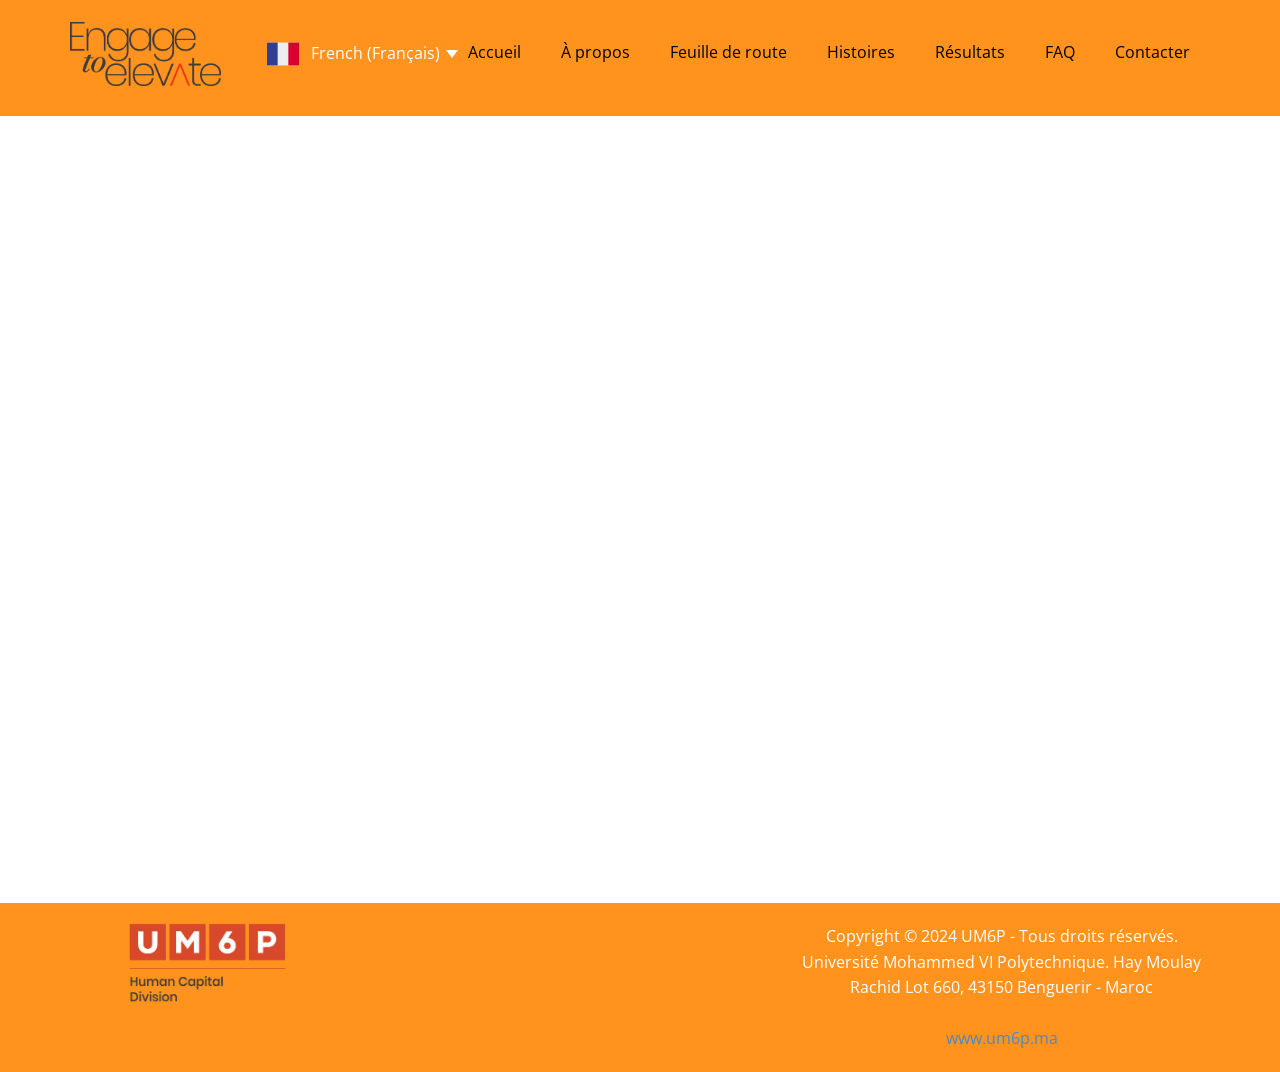
<file: fr/E2E-Roadmap.html>
<!DOCTYPE html>
<html style="font-size: 16px;" lang="fr"><head>
    <meta name="viewport" content="width=device-width, initial-scale=1.0">
    <meta charset="utf-8">
    <meta name="keywords" content="">
    <meta name="description" content="">
    <title>E2E Roadmap</title>
    <link rel="stylesheet" href="../nicepage.css" media="screen">
<link rel="stylesheet" href="../E2E-Roadmap.css" media="screen">
    <script class="u-script" type="text/javascript" src="../jquery.js" defer=""></script>
    <script class="u-script" type="text/javascript" src="../nicepage.js" defer=""></script>
    <meta name="generator" content="Nicepage 8.4.0, nicepage.com">
    <link rel="icon" href="../images/favicon.png">
    
    
    
    
    <link id="u-page-google-font" rel="stylesheet" href="https://fonts.googleapis.com/css2?display=swap&amp;family=Open+Sans:ital,wght@0,300;0,400;0,500;0,600;0,700;0,800;1,300;1,400;1,500;1,600;1,700;1,800">
    <script type="application/ld+json">{
		"@context": "http://schema.org",
		"@type": "Organization",
		"name": "engage2elevate",
		"logo": "../images/Engage2ElevateLogo.png"
}</script>
    <meta name="theme-color" content="#478ac9">
    <meta property="og:title" content="">
    <meta property="og:description" content="">
    <meta property="og:type" content="website">
  </head>
  <body data-path-to-root="../" data-include-products="false" class="u-body u-clearfix u-xxl-mode" data-lang="fr"><header class="u-clearfix u-custom-color-1 u-header u-header" id="header"><div class="u-clearfix u-sheet u-sheet-1">
        <a href="#" class="u-image u-logo u-image-1" data-image-width="1593" data-image-height="675">
          <img src="../images/Engage2ElevateLogo.png" class="u-logo-image u-logo-image-1">
        </a>
        <nav class="u-menu u-menu-one-level u-offcanvas u-menu-1" role="navigation">
          <div class="menu-collapse" style="font-size: 1rem; letter-spacing: 0px;">
            <a class="u-button-style u-custom-border u-custom-left-right-menu-spacing u-custom-padding-bottom u-custom-text-active-color u-custom-text-color u-custom-text-hover-color u-custom-top-bottom-menu-spacing u-hamburger-link u-nav-link u-text-active-palette-1-base u-text-custom-color-3 u-text-hover-palette-2-base" href="#" tabindex="-1" aria-label="Open menu" aria-controls="c2e6">
              <svg class="u-svg-link" viewBox="0 0 24 24"><use xlink:href="#menu-hamburger"></use></svg>
              <svg class="u-svg-content" version="1.1" id="menu-hamburger" viewBox="0 0 16 16" x="0px" y="0px" xmlns:xlink="http://www.w3.org/1999/xlink" xmlns="http://www.w3.org/2000/svg"><g><rect y="1" width="16" height="2"></rect><rect y="7" width="16" height="2"></rect><rect y="13" width="16" height="2"></rect>
</g></svg>
            </a>
          </div>
          <div class="u-custom-menu u-nav-container">
            <ul role="menubar" class="u-nav u-unstyled u-nav-1"><li role="none" class="u-nav-item"><a role="menuitem" class="u-button-style u-nav-link u-text-active-black u-text-black u-text-hover-custom-color-3 u-nav-link-2" href="../fr/">Accueil</a>
</li><li role="none" class="u-nav-item"><a role="menuitem" class="u-button-style u-nav-link u-text-active-black u-text-black u-text-hover-custom-color-3 u-nav-link-2" href="E2E-About.html">À propos</a>
</li><li role="none" class="u-nav-item"><a role="menuitem" class="u-button-style u-nav-link u-text-active-black u-text-black u-text-hover-custom-color-3 u-nav-link-2" href="E2E-Roadmap.html">Feuille de route</a>
</li><li role="none" class="u-nav-item"><a role="menuitem" class="u-button-style u-nav-link u-text-active-black u-text-black u-text-hover-custom-color-3 u-nav-link-2" href="E2E-Stories.html">Histoires</a>
</li><li role="none" class="u-nav-item"><a role="menuitem" class="u-button-style u-nav-link u-text-active-black u-text-black u-text-hover-custom-color-3 u-nav-link-2" href="E2E-Results.html">Résultats</a>
</li><li role="none" class="u-nav-item"><a role="menuitem" class="u-button-style u-nav-link u-text-active-black u-text-black u-text-hover-custom-color-3 u-nav-link-2" href="E2E-FAQ.html">FAQ</a>
</li><li role="none" class="u-nav-item"><a role="menuitem" class="u-button-style u-nav-link u-text-active-black u-text-black u-text-hover-custom-color-3 u-nav-link-2" href="E2E-Contact.html">Contacter</a>
</li></ul>
          </div>
          <div class="u-custom-menu u-nav-container-collapse" id="c2e6" role="region" aria-label="Menu panel">
            <div class="u-black u-container-style u-inner-container-layout u-opacity u-opacity-95 u-sidenav">
              <div class="u-inner-container-layout u-sidenav-overflow">
                <div class="u-menu-close" tabindex="-1" aria-label="Close menu"></div>
                <ul class="u-align-center u-nav u-popupmenu-items u-unstyled u-nav-2" role="menubar"><li role="none" class="u-nav-item"><a role="menuitem" class="u-button-style u-nav-link" href="../fr/">Accueil</a>
</li><li role="none" class="u-nav-item"><a role="menuitem" class="u-button-style u-nav-link" href="E2E-About.html">À propos</a>
</li><li role="none" class="u-nav-item"><a role="menuitem" class="u-button-style u-nav-link" href="E2E-Roadmap.html">Feuille de route</a>
</li><li role="none" class="u-nav-item"><a role="menuitem" class="u-button-style u-nav-link" href="E2E-Stories.html">Histoires</a>
</li><li role="none" class="u-nav-item"><a role="menuitem" class="u-button-style u-nav-link" href="E2E-Results.html">Résultats</a>
</li><li role="none" class="u-nav-item"><a role="menuitem" class="u-button-style u-nav-link" href="E2E-FAQ.html">FAQ</a>
</li><li role="none" class="u-nav-item"><a role="menuitem" class="u-button-style u-nav-link" href="E2E-Contact.html">Contacter</a>
</li></ul>
              </div>
            </div>
            <div class="u-black u-menu-overlay u-opacity u-opacity-70"></div>
          </div>
        </nav>
        <div class="u-h-spacing-12 u-language u-language-content-icon-text u-language-layout-dropdown u-v-spacing-6 u-language-1">
          <a class="u-language-active u-language-url" data-lang-text="French (Français)" href="#" data-language="fr">
            <svg class="u-caret u-caret-svg" version="1.1" id="Layer_1" xmlns="http://www.w3.org/2000/svg" xmlns:xlink="http://www.w3.org/1999/xlink" x="0px" y="0px" width="16px" height="16px" viewBox="0 0 16 16" style="fill:currentColor;" xml:space="preserve"><polygon class="st0" points="8,12 2,4 14,4 "></polygon></svg>
          <span class="u-icon u-language-fr u-language-icon u-icon-3"><svg xmlns="http://www.w3.org/2000/svg" xmlns:xlink="http://www.w3.org/1999/xlink" version="1.1" xml:space="preserve" class="u-svg-content" viewBox="0 0 112 112" x="0px" y="0px" style="width: 1em; height: 1em;"><rect y="16" fill="#EDEDED" width="112" height="80"></rect><rect y="16" fill="#323E95" width="37.3" height="80"></rect><rect x="74.7" y="16" fill="#D80031" width="37.3" height="80"></rect></svg></span></a>
          <div class="u-border-1 u-border-grey-15 u-h-spacing-12 u-language-dropdown u-v-spacing-6 u-white">
            <a class="u-language-dropdown-url u-language-url" data-lang-text="English" href="../E2E-Roadmap.html" data-language="en"><span class="u-icon u-language-en u-language-icon u-icon-1"><svg xmlns="http://www.w3.org/2000/svg" xmlns:xlink="http://www.w3.org/1999/xlink" version="1.1" xml:space="preserve" class="u-svg-content" viewBox="0 0 112 112" x="0px" y="0px" style="width: 1em; height: 1em;"><rect y="16" fill="#19237F" width="112" height="80"></rect><path fill="#EDEDED" d="M47.8,16h3.5v33.7H0v-4.8h27.5L0,25.9v-3.8l33.2,22.8h7.7L0,16.8V16h8.8l39,26.9V16z M75,44.9h-7.7L109.4,16
	h-5.1L65.1,42.9V16h-3.4v33.7H112v-4.8H85.4L112,26.6v-7L75,44.9z M61.7,96h3.4V70.7l37,25.3h9.9v-0.8L73.2,68.7H81l31,21.2v-3.1
	L85.4,68.7H112v-4.8H61.7V96z M0,68.7h27.5L0,87.7v7.8l39.1-26.8h7.8L7.1,96H11l36.8-25.3V96h3.5V63.9H0V68.7z"></path><path fill="#BD0034" d="M112,16v3.6L75,44.9h-7.7L109.4,16H112z M73.2,68.7L112,95.2v-5.3L81,68.7H73.2z M40.9,44.9L0,16.8v5.3
	l33.2,22.8C33.2,44.9,40.9,44.9,40.9,44.9z M39.1,68.7L0,95.5V96h7.1l39.8-27.3H39.1z M61.7,16H51.3v33.7H0v14.2h51.3V96h10.4V63.9
	H112V49.7H61.7V16z"></path></svg></span>
            </a>
            <a class="u-language-dropdown-url u-language-url" data-lang-text="French (Français)" href="../fr/E2E-Roadmap.html" data-language="fr"><span class="u-icon u-language-fr u-language-icon u-icon-3"><svg xmlns="http://www.w3.org/2000/svg" xmlns:xlink="http://www.w3.org/1999/xlink" version="1.1" xml:space="preserve" class="u-svg-content" viewBox="0 0 112 112" x="0px" y="0px" style="width: 1em; height: 1em;"><rect y="16" fill="#EDEDED" width="112" height="80"></rect><rect y="16" fill="#323E95" width="37.3" height="80"></rect><rect x="74.7" y="16" fill="#D80031" width="37.3" height="80"></rect></svg></span>
            </a>
          </div>
        </div>
      </div></header>
    <section class="u-clearfix u-valign-middle-lg u-valign-middle-md u-valign-middle-sm u-valign-middle-xs u-section-1" id="block-7">
      <div class="u-expanded-width u-shading u-uploaded-video u-video u-video-1">
        <div class="embed-responsive">
          <video class="embed-responsive-item" data-autoplay="1" loop="" muted="1" autoplay="autoplay" playsinline="">
            <source src="../files/3.mp4" type="video/mp4">
            <p>Your browser does not support HTML5 video.</p>
          </video>
        </div>
      </div>
    </section>
    
    
    
    
    <footer class="u-align-center u-clearfix u-container-align-center u-container-align-center-lg u-container-align-center-md u-container-align-center-sm u-container-align-center-xl u-custom-color-1 u-footer u-footer" id="footer"><div class="u-clearfix u-sheet u-valign-middle-lg u-sheet-1">
        <a href="" class="u-image u-logo u-image-1" data-image-width="3456" data-image-height="2072">
          <img src="../images/UM6P----Human-Capital-Division.png" class="u-logo-image u-logo-image-1">
        </a>
        <p class="u-small-text u-text u-text-variant u-text-1">​Copyright © 2024 UM6P - Tous droits réservés. Université Mohammed VI Polytechnique. Hay Moulay Rachid Lot 660, 43150 Benguerir - Maroc<br><br><a href="https://eur03.safelinks.protection.outlook.com/?url=http%3A%2F%2Fwww.um6p.ma%2F&amp;data=05%7C02%7CTonietta.DEVOE%40um6p.ma%7Ca66d394acc35431f78bb08de7b891f39%7C39626157a047468987a26fa645cb5cb7%7C1%7C0%7C639084026495530843%7CUnknown%7CTWFpbGZsb3d8eyJFbXB0eU1hcGkiOnRydWUsIlYiOiIwLjAuMDAwMCIsIlAiOiJXaW4zMiIsIkFOIjoiTWFpbCIsIldUIjoyfQ%3D%3D%7C0%7C%7C%7C&amp;sdata=8UMZNv0HcoSWDBtUooW9el2CQZASoYXInahtbAmEhaM%3D&amp;reserved=0" target="_blank" rel="noopener nofollow" class="a_GcMg u-active-none u-border-none u-btn u-button-style u-hover-none u-none u-text-palette-1-base u-block-control u-btn-1" style="background-image: none; padding-top: 0px; padding-bottom: 0px; padding-left: 0px; padding-right: 0px" data-block="297">www.um6p.ma</a></p>
      </div></footer>
  
</body></html>
</file>
